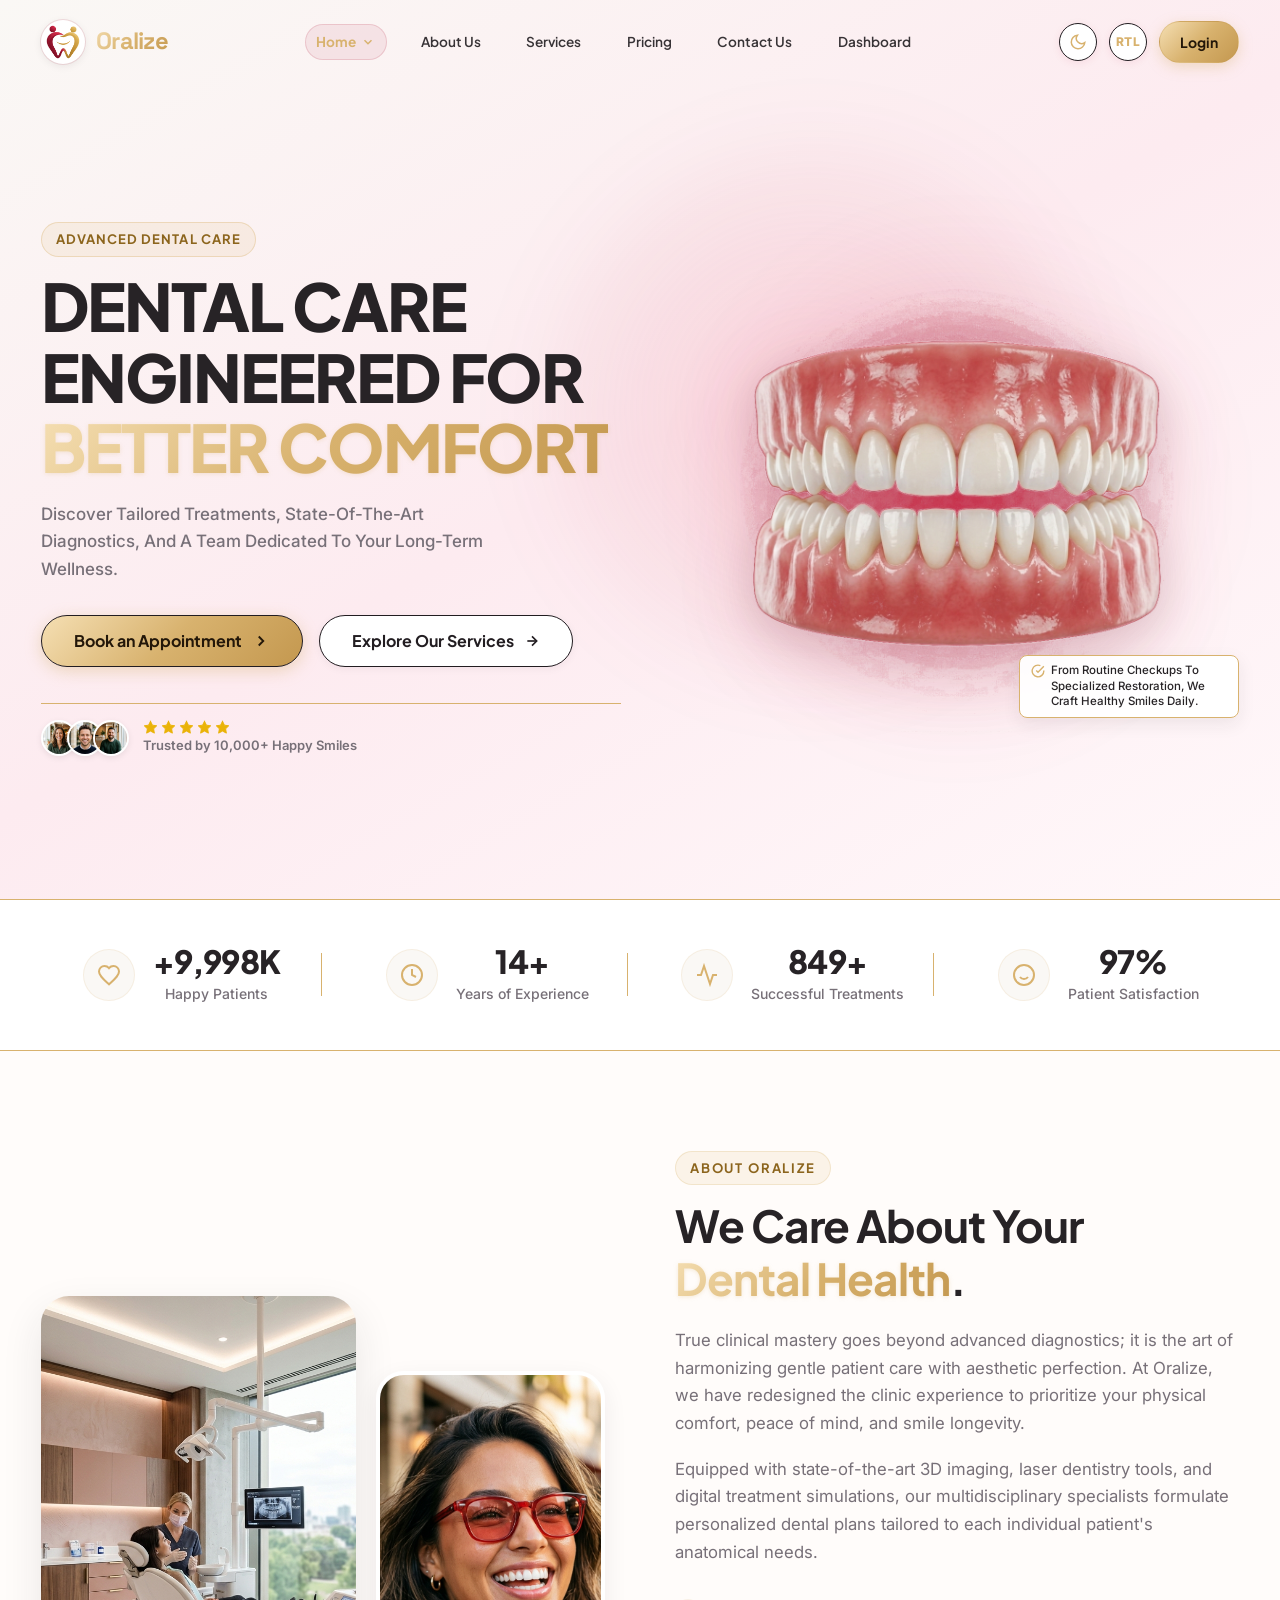
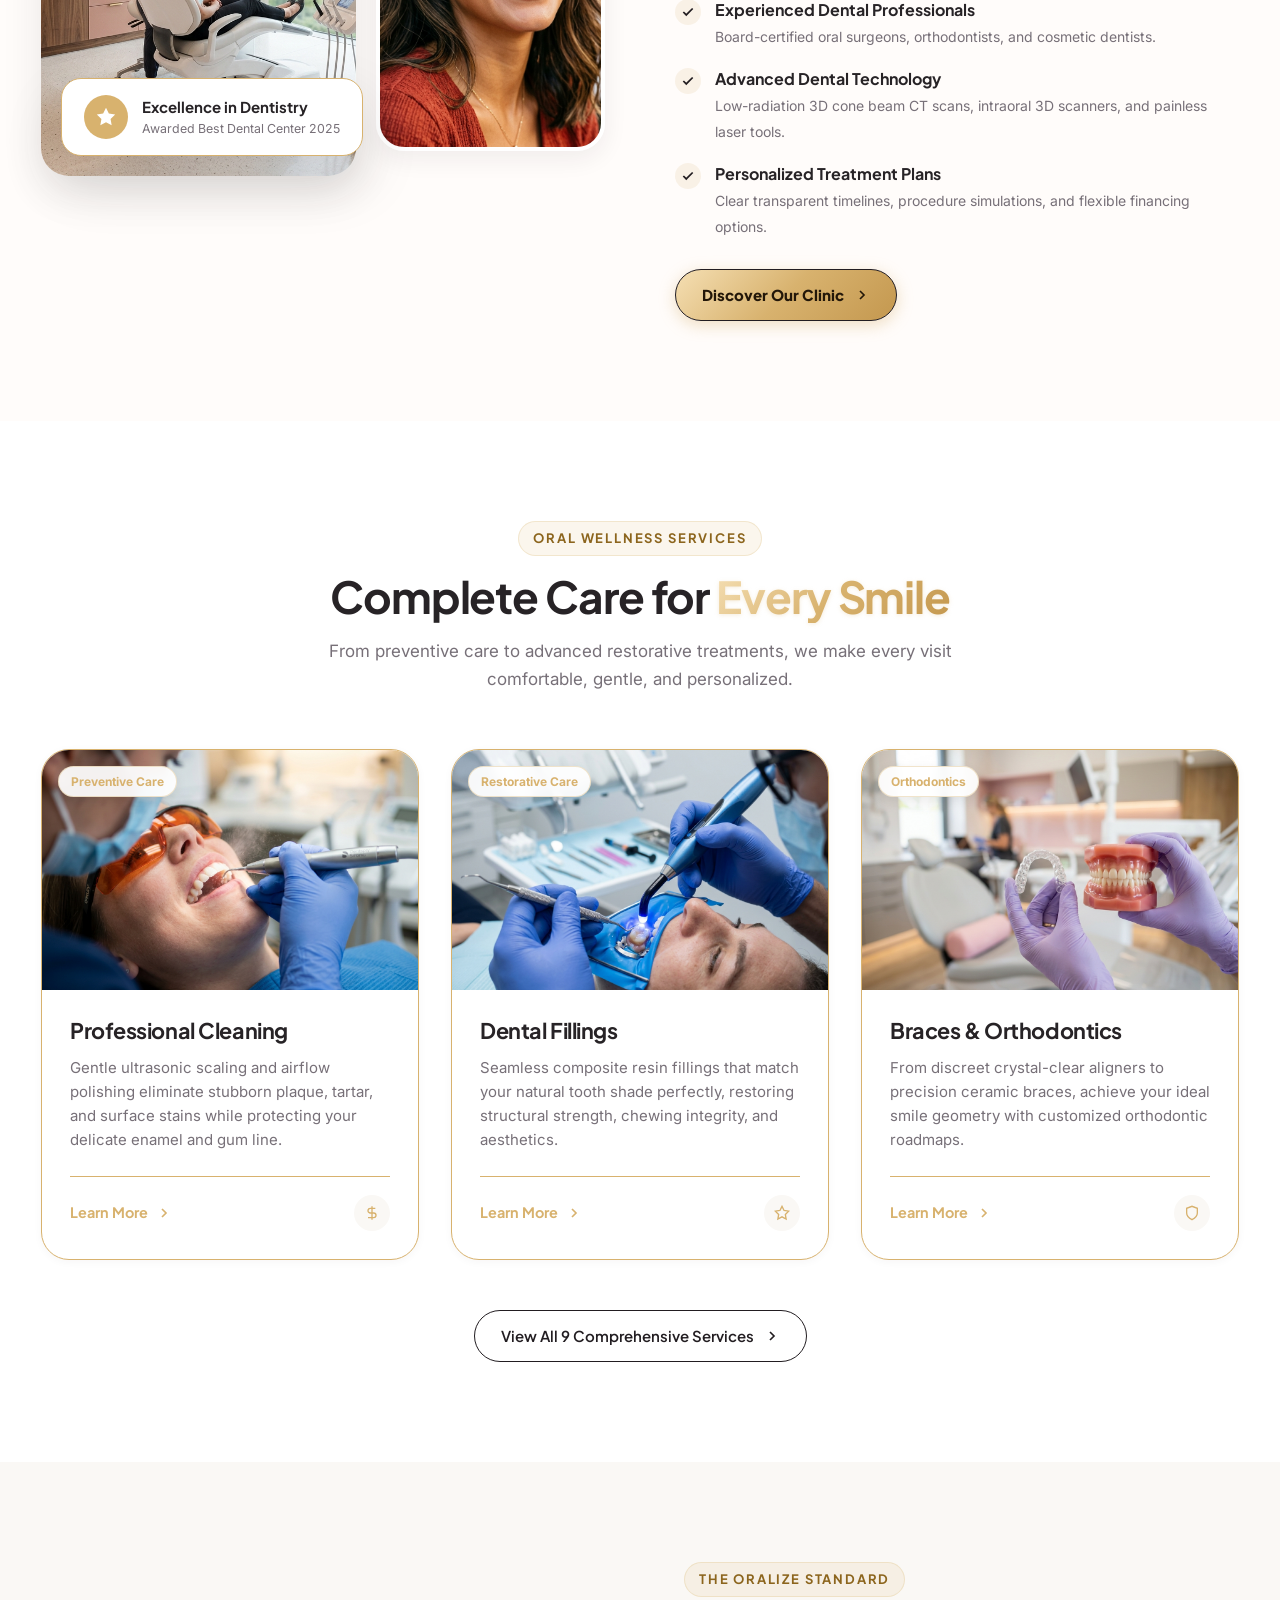
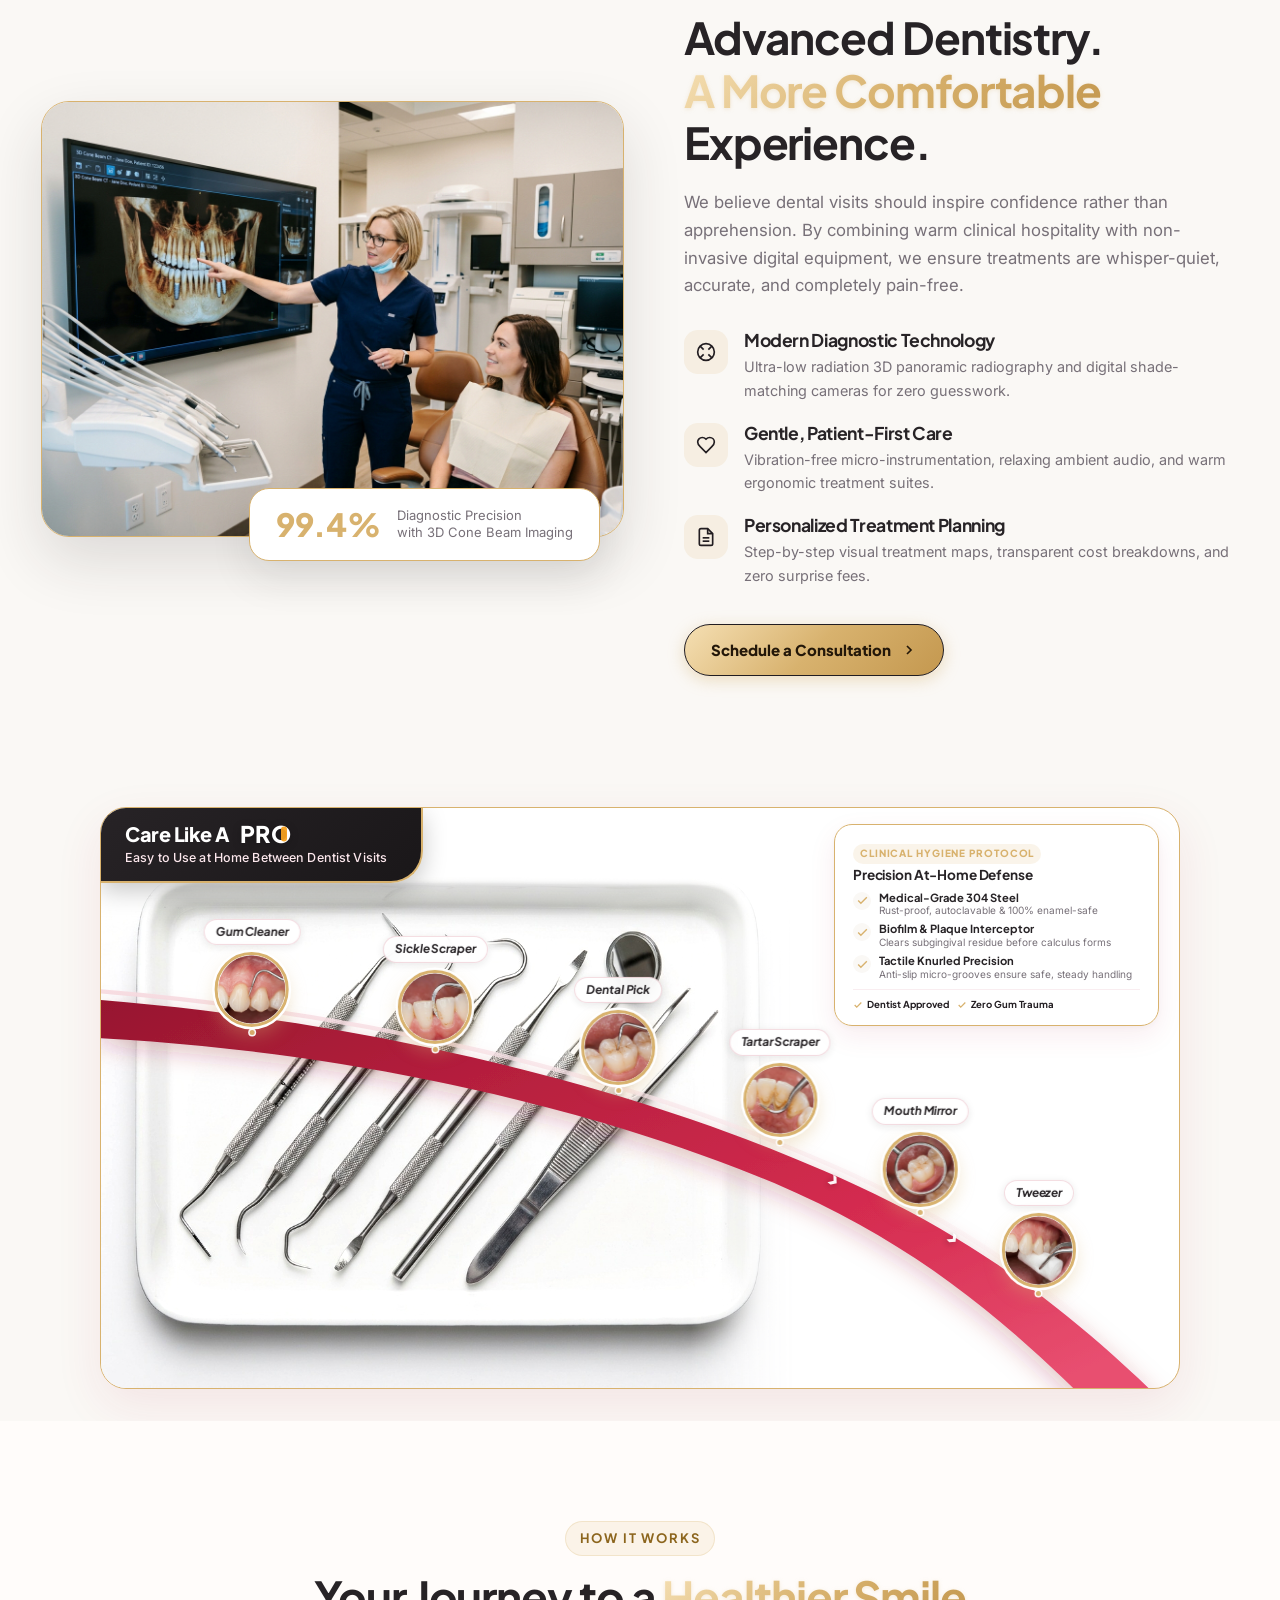
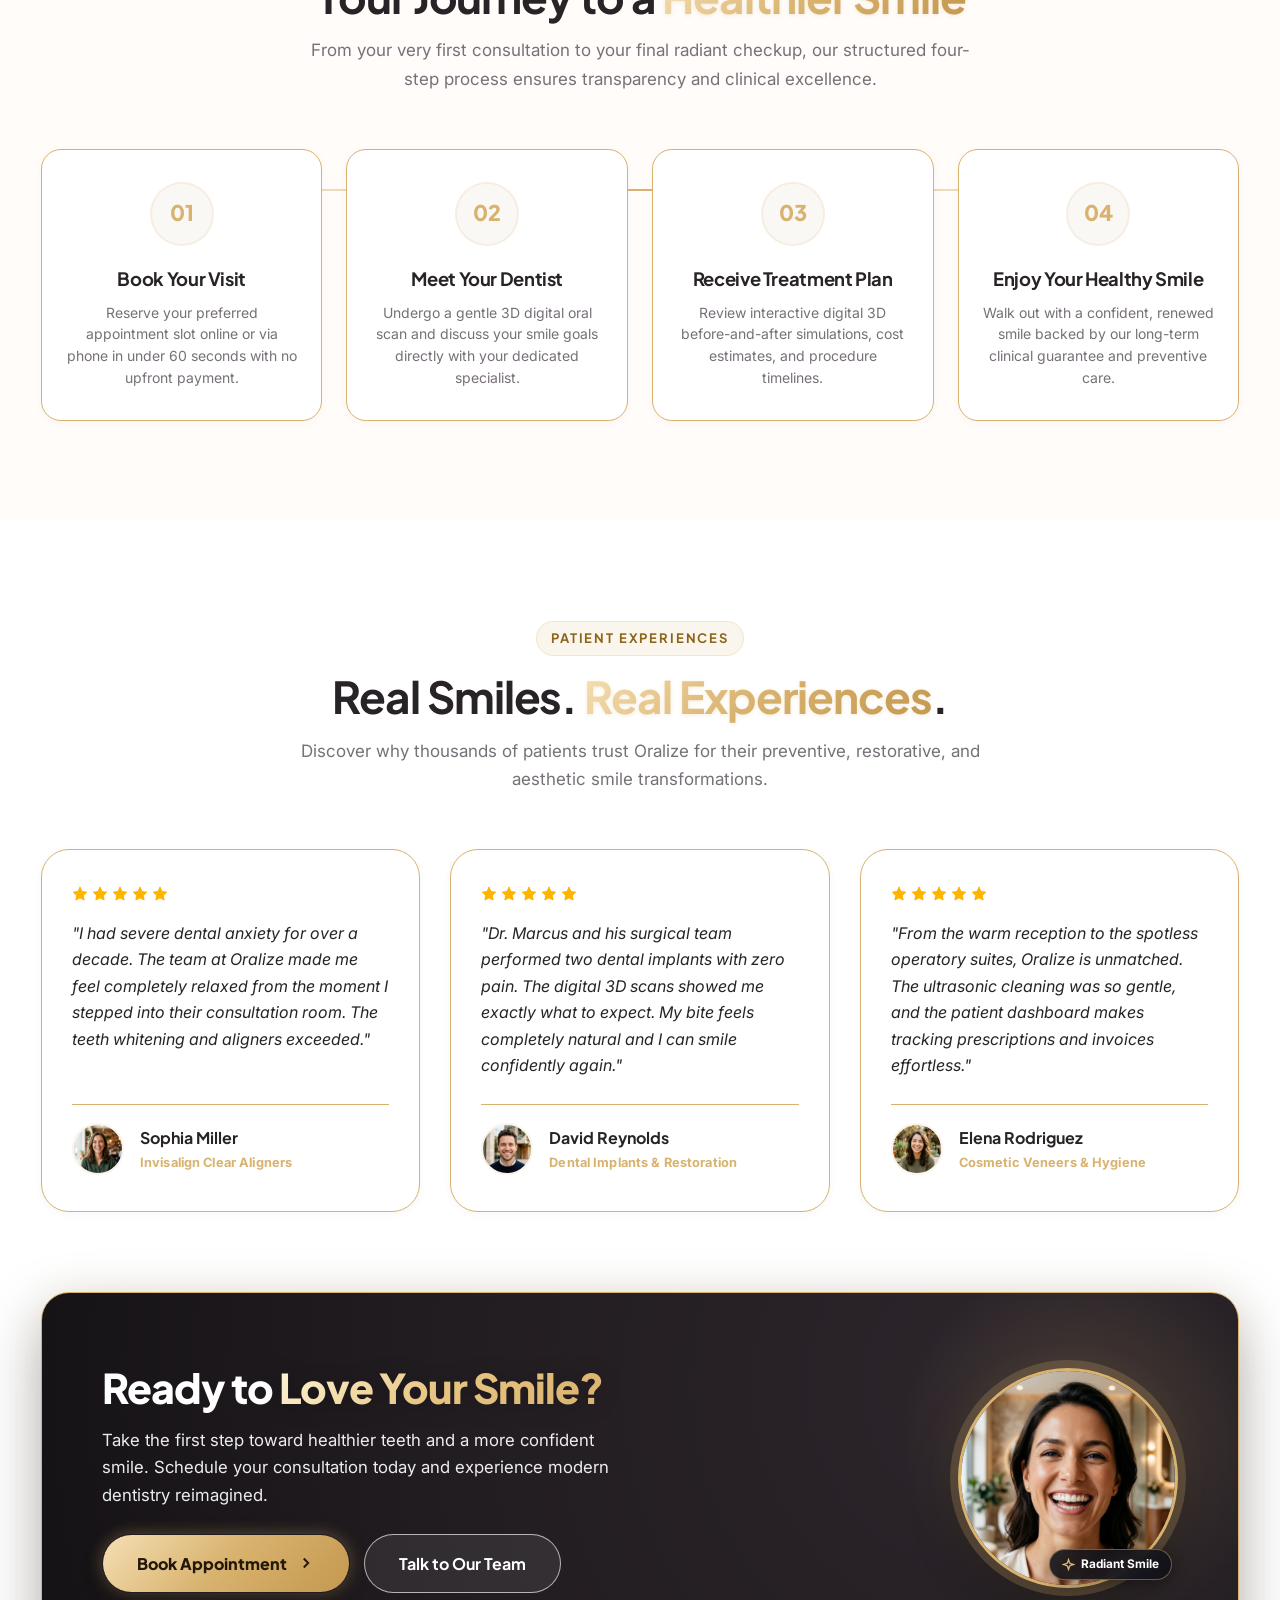
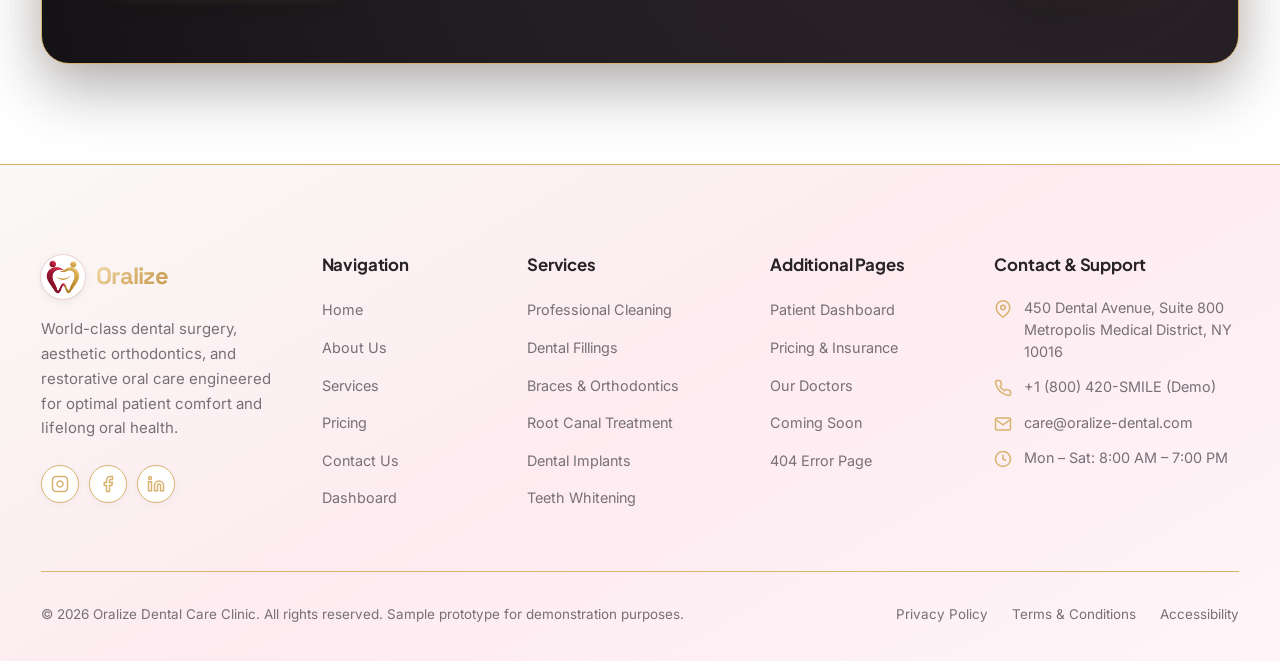
<file: index.html>
<!DOCTYPE html>
<html lang="en" dir="ltr">

<head>
  <meta charset="UTF-8">
  <meta name="viewport" content="width=device-width, initial-scale=1.0">
  <meta name="description"
    content="Oralize is a premier dental clinic and oral care center providing advanced cosmetic dentistry, orthodontic care, painless treatments, and personalized dental wellness.">
  <meta name="keywords"
    content="dental clinic, oral care, cosmetic dentistry, braces, orthodontics, teeth whitening, dental implants">
  <meta name="author" content="Oralize Dental Center">
  <title>Oralize — Premium Dental Clinic & Oral Care Center</title>

  <link rel="icon" type="image/png" href="assets/images/logo.png">

  <link rel="stylesheet" href="index.css">
</head>

<body>
  <header class="site-header hero-overlay" id="site-header">
    <div class="container-wide header-inner">
      <a href="index.html" class="brand-logo" aria-label="Oralize Dental Home">
        <span class="brand-logo-icon">
          <img src="assets/images/logo.png" alt="Oralize Dental Logo" class="brand-logo-img" width="38" height="38">
        </span>
        <span>Oralize</span>
      </a>
      <nav class="nav-menu" id="primary-nav" aria-label="Main Navigation">
        <div class="nav-item nav-item-dropdown">
          <a href="index.html" class="nav-link dropdown-trigger active" aria-haspopup="true" aria-expanded="false">
            <span>Home</span>
            <svg class="dropdown-arrow" viewBox="0 0 24 24" fill="none" stroke="currentColor" stroke-width="2.5">
              <polyline points="6 9 12 15 18 9" />
            </svg>
          </a>
          <div class="dropdown-menu">
            <a href="index.html" class="dropdown-link active">
              <span>Home 1</span>
              <span class="dropdown-tag">Reference</span>
            </a>
            <a href="home2.html" class="dropdown-link">
              <span>Home 2</span>
              <span class="dropdown-tag">Modern</span>
            </a>
          </div>
        </div>

        <div class="nav-item">
          <a href="about.html" class="nav-link">About Us</a>
        </div>

        <div class="nav-item">
          <a href="services.html" class="nav-link">Services</a>
        </div>

        <div class="nav-item">
          <a href="pricing.html" class="nav-link">Pricing</a>
        </div>

        <div class="nav-item">
          <a href="contact.html" class="nav-link">Contact Us</a>
        </div>

        <div class="nav-item">
          <a href="dashboard.html" class="nav-link">Dashboard</a>
        </div>

        <div class="nav-item nav-item-mobile-login">
          <a href="login.html" class="btn btn-primary nav-mobile-login-btn">
            <span>Login</span>
            <svg width="18" height="18" viewBox="0 0 24 24" fill="none" stroke="currentColor" stroke-width="2.2"
              aria-hidden="true">
              <path d="M15 3h4a2 2 0 0 1 2 2v14a2 2 0 0 1-2 2h-4" />
              <polyline points="10 17 15 12 10 7" />
              <line x1="15" y1="12" x2="3" y2="12" />
            </svg>
          </a>
        </div>
      </nav>
      <div class="header-actions">
        <button type="button" class="header-icon-btn theme-toggle" aria-label="Switch Theme" title="Switch Theme">
          <span class="theme-icon">
            <svg width="18" height="18" viewBox="0 0 24 24" fill="none" stroke="currentColor" stroke-width="2">
              <path d="M21 12.79A9 9 0 1 1 11.21 3 7 7 0 0 0 21 12.79z" />
            </svg>
          </span>
        </button>

        <button type="button" class="header-icon-btn rtl-toggle" aria-label="Toggle RTL Direction"
          title="Toggle RTL Direction">
          <span class="rtl-label" style="font-size: 0.75rem; font-weight: 800;">RTL</span>
        </button>

        <a href="login.html" class="btn header-login-btn">
          <span>Login</span>
        </a>
        <button type="button" class="mobile-nav-toggle" aria-label="Toggle Navigation Menu" aria-expanded="false"
          aria-controls="primary-nav">
          <span></span>
          <span></span>
          <span></span>
        </button>
      </div>
    </div>
  </header>

  <main id="main-content">
    <section class="hero-section" aria-label="Dental Clinic Hero Introduction">
      <div class="container-wide">
        <div class="hero-grid">
          <div class="hero-content">
            <div class="eyebrow eyebrow-hero">ADVANCED DENTAL CARE</div>

            <h1 class="hero-title">
              DENTAL CARE<br>
              ENGINEERED FOR<br>
              <span class="highlight-champagne">BETTER COMFORT</span>
            </h1>

            <p class="hero-intro-text">
              Discover Tailored Treatments, State-Of-The-Art Diagnostics, And A Team Dedicated To Your Long-Term
              Wellness.
            </p>

            <div class="hero-actions">
              <button type="button" class="btn btn-primary btn-lg btn-book-appointment"
                data-open-modal="appointment-modal">
                <span>Book an Appointment</span>
                <svg width="18" height="18" viewBox="0 0 24 24" fill="none" stroke="currentColor" stroke-width="2.5">
                  <polyline points="9 18 15 12 9 6" />
                </svg>
              </button>

              <a href="services.html" class="btn btn-outline-white btn-lg">
                <span>Explore Our Services</span>
                <svg width="16" height="16" viewBox="0 0 24 24" fill="none" stroke="currentColor" stroke-width="2.5">
                  <line x1="5" y1="12" x2="19" y2="12" />
                  <polyline points="12 5 19 12 12 19" />
                </svg>
              </a>
            </div>

            <div class="hero-trust-badge">
              <div class="trust-avatars">
                <img src="assets/images/patient_sophia.jpg" alt="Patient Sophia" class="trust-avatar" width="36"
                  height="36">
                <img src="assets/images/patient_david.jpg" alt="Patient David" class="trust-avatar" width="36"
                  height="36">
                <img src="assets/images/patient_liam.jpg" alt="Patient Liam" class="trust-avatar" width="36"
                  height="36">
              </div>
              <div class="trust-info">
                <div class="trust-stars" aria-label="5 stars rating">
                  <svg class="lucide lucide-star" width="15" height="15" viewBox="0 0 24 24" fill="currentColor"
                    stroke="currentColor" stroke-width="1.5" stroke-linecap="round" stroke-linejoin="round"
                    aria-hidden="true">
                    <polygon
                      points="12 2 15.09 8.26 22 9.27 17 14.14 18.18 21.02 12 17.77 5.82 21.02 7 14.14 2 9.27 8.91 8.26 12 2" />
                  </svg>
                  <svg class="lucide lucide-star" width="15" height="15" viewBox="0 0 24 24" fill="currentColor"
                    stroke="currentColor" stroke-width="1.5" stroke-linecap="round" stroke-linejoin="round"
                    aria-hidden="true">
                    <polygon
                      points="12 2 15.09 8.26 22 9.27 17 14.14 18.18 21.02 12 17.77 5.82 21.02 7 14.14 2 9.27 8.91 8.26 12 2" />
                  </svg>
                  <svg class="lucide lucide-star" width="15" height="15" viewBox="0 0 24 24" fill="currentColor"
                    stroke="currentColor" stroke-width="1.5" stroke-linecap="round" stroke-linejoin="round"
                    aria-hidden="true">
                    <polygon
                      points="12 2 15.09 8.26 22 9.27 17 14.14 18.18 21.02 12 17.77 5.82 21.02 7 14.14 2 9.27 8.91 8.26 12 2" />
                  </svg>
                  <svg class="lucide lucide-star" width="15" height="15" viewBox="0 0 24 24" fill="currentColor"
                    stroke="currentColor" stroke-width="1.5" stroke-linecap="round" stroke-linejoin="round"
                    aria-hidden="true">
                    <polygon
                      points="12 2 15.09 8.26 22 9.27 17 14.14 18.18 21.02 12 17.77 5.82 21.02 7 14.14 2 9.27 8.91 8.26 12 2" />
                  </svg>
                  <svg class="lucide lucide-star" width="15" height="15" viewBox="0 0 24 24" fill="currentColor"
                    stroke="currentColor" stroke-width="1.5" stroke-linecap="round" stroke-linejoin="round"
                    aria-hidden="true">
                    <polygon
                      points="12 2 15.09 8.26 22 9.27 17 14.14 18.18 21.02 12 17.77 5.82 21.02 7 14.14 2 9.27 8.91 8.26 12 2" />
                  </svg>
                </div>
                <span class="trust-label">Trusted by 10,000+ Happy Smiles</span>
              </div>
            </div>
          </div>

          <div class="hero-visual-container">
            <div class="hero-visual-glow" aria-hidden="true"></div>
            <img src="assets/images/hero_dental_teeth_transparent.png"
              alt="Anatomical 3D dental teeth and gums model showcasing perfect smile alignment" class="hero-teeth-img"
              loading="eager" fetchpriority="high" width="660" height="580">
            <div class="hero-badge-tag hero-badge-bottom-right">
              <svg width="14" height="14" viewBox="0 0 24 24" fill="none" stroke="currentColor" stroke-width="2.4"
                aria-hidden="true">
                <path d="M22 11.08V12a10 10 0 1 1-5.93-9.14" />
                <polyline points="22 4 12 14.01 9 11.01" />
              </svg>
              <span>From Routine Checkups To Specialized Restoration, We Craft Healthy Smiles Daily.</span>
            </div>
          </div>
        </div>
      </div>
    </section>

    <section class="stats-section" aria-label="Clinic Statistics and Achievements">
      <div class="container">
        <div class="stats-grid">
          <div class="stat-item">
            <div class="stat-icon" aria-hidden="true">
              <svg width="24" height="24" viewBox="0 0 24 24" fill="none" stroke="currentColor" stroke-width="2">
                <path
                  d="M12 21.35l-1.45-1.32C5.4 15.36 2 12.28 2 8.5 2 5.42 4.42 3 7.5 3c1.74 0 3.41.81 4.5 2.09C13.09 3.81 14.76 3 16.5 3 19.58 3 22 5.42 22 8.5c0 3.78-3.4 6.86-8.55 11.54L12 21.35z" />
              </svg>
            </div>
            <div class="stat-content">
              <div class="stat-number" data-count="10000" data-prefix="+" data-suffix="K">+10K</div>
              <div class="stat-label">Happy Patients</div>
            </div>
          </div>

          <div class="stat-item">
            <div class="stat-icon" aria-hidden="true">
              <svg width="24" height="24" viewBox="0 0 24 24" fill="none" stroke="currentColor" stroke-width="2">
                <circle cx="12" cy="12" r="10" />
                <polyline points="12 6 12 12 16 14" />
              </svg>
            </div>
            <div class="stat-content">
              <div class="stat-number" data-count="15" data-suffix="+">15+</div>
              <div class="stat-label">Years of Experience</div>
            </div>
          </div>

          <div class="stat-item">
            <div class="stat-icon" aria-hidden="true">
              <svg width="24" height="24" viewBox="0 0 24 24" fill="none" stroke="currentColor" stroke-width="2">
                <path d="M22 12h-4l-3 9L9 3l-3 9H2" />
              </svg>
            </div>
            <div class="stat-content">
              <div class="stat-number" data-count="850" data-suffix="+">850+</div>
              <div class="stat-label">Successful Treatments</div>
            </div>
          </div>

          <div class="stat-item">
            <div class="stat-icon" aria-hidden="true">
              <svg width="24" height="24" viewBox="0 0 24 24" fill="none" stroke="currentColor" stroke-width="2">
                <circle cx="12" cy="12" r="10" />
                <path d="M8 14s1.5 2 4 2 4-2 4-2" />
                <line x1="9" y1="9" x2="9.01" y2="9" />
                <line x1="15" y1="9" x2="15.01" y2="9" />
              </svg>
            </div>
            <div class="stat-content">
              <div class="stat-number" data-count="98" data-suffix="%">98%</div>
              <div class="stat-label">Patient Satisfaction</div>
            </div>
          </div>
        </div>
      </div>
    </section>

    <section class="section about-section" id="about" aria-labelledby="about-heading">
      <div class="container">
        <div class="about-grid">
          <div class="about-visual-wrap">
            <div class="about-img-main">
              <img src="assets/images/about_clinic_interior.jpg" alt="Modern luxury private dental operatory room"
                loading="lazy" width="480" height="480">
            </div>
            <div class="about-img-secondary">
              <img src="assets/images/about_smile_stylish.jpg" alt="Smiling joyful woman with radiant teeth"
                loading="lazy" width="340" height="380">
            </div>

            <div class="about-floating-badge">
              <div class="floating-badge-icon">
                <svg width="22" height="22" viewBox="0 0 24 24" fill="currentColor">
                  <path
                    d="M12 2l3.09 6.26L22 9.27l-5 4.87 1.18 6.88L12 17.77l-6.18 3.25L7 14.14 2 9.27l6.91-1.01L12 2z" />
                </svg>
              </div>
              <div>
                <div class="floating-badge-title">Excellence in Dentistry</div>
                <div class="floating-badge-desc">Awarded Best Dental Center 2025</div>
              </div>
            </div>
          </div>

          <div class="about-content">
            <div class="eyebrow eyebrow-badge">ABOUT ORALIZE</div>
            <h2 id="about-heading">We Care About Your <span class="highlight-champagne">Dental Health</span>.</h2>
            <p>
              True clinical mastery goes beyond advanced diagnostics; it is the art of harmonizing gentle patient care
              with aesthetic perfection. At Oralize, we have redesigned the clinic experience to prioritize your
              physical comfort, peace of mind, and smile longevity.
            </p>
            <p>
              Equipped with state-of-the-art 3D imaging, laser dentistry tools, and digital treatment simulations, our
              multidisciplinary specialists formulate personalized dental plans tailored to each individual patient's
              anatomical needs.
            </p>

            <div class="about-trust-points">
              <div class="trust-point-item">
                <div class="trust-point-check" aria-hidden="true">
                  <svg width="14" height="14" viewBox="0 0 24 24" fill="none" stroke="currentColor" stroke-width="3">
                    <polyline points="20 6 9 17 4 12" />
                  </svg>
                </div>
                <div class="trust-point-text">
                  <strong>Experienced Dental Professionals</strong>
                  <span>Board-certified oral surgeons, orthodontists, and cosmetic dentists.</span>
                </div>
              </div>

              <div class="trust-point-item">
                <div class="trust-point-check" aria-hidden="true">
                  <svg width="14" height="14" viewBox="0 0 24 24" fill="none" stroke="currentColor" stroke-width="3">
                    <polyline points="20 6 9 17 4 12" />
                  </svg>
                </div>
                <div class="trust-point-text">
                  <strong>Advanced Dental Technology</strong>
                  <span>Low-radiation 3D cone beam CT scans, intraoral 3D scanners, and painless laser tools.</span>
                </div>
              </div>

              <div class="trust-point-item">
                <div class="trust-point-check" aria-hidden="true">
                  <svg width="14" height="14" viewBox="0 0 24 24" fill="none" stroke="currentColor" stroke-width="3">
                    <polyline points="20 6 9 17 4 12" />
                  </svg>
                </div>
                <div class="trust-point-text">
                  <strong>Personalized Treatment Plans</strong>
                  <span>Clear transparent timelines, procedure simulations, and flexible financing options.</span>
                </div>
              </div>
            </div>

            <a href="about.html" class="btn btn-primary">
              <span>Discover Our Clinic</span>
              <svg width="16" height="16" viewBox="0 0 24 24" fill="none" stroke="currentColor" stroke-width="2.5">
                <polyline points="9 18 15 12 9 6" />
              </svg>
            </a>
          </div>
        </div>
      </div>
    </section>

    <section class="section services-section" id="services" aria-labelledby="services-heading">
      <div class="container">
        <div class="section-header">
          <div class="eyebrow eyebrow-badge">ORAL WELLNESS SERVICES</div>
          <h2 id="services-heading">Complete Care for <span class="highlight-champagne">Every Smile</span></h2>
          <p>
            From preventive care to advanced restorative treatments, we make every visit comfortable, gentle, and
            personalized.
          </p>
        </div>

        <div class="services-grid-3">
          <article class="service-card">
            <div class="service-img-wrap">
              <img src="assets/images/service_cleaning.jpg"
                alt="Dental specialist performing gentle ultrasonic tooth cleaning" loading="lazy" width="400"
                height="240">
              <span class="service-category-tag">Preventive Care</span>
            </div>
            <div class="service-card-body">
              <h3>Professional Cleaning</h3>
              <p>
                Gentle ultrasonic scaling and airflow polishing eliminate stubborn plaque, tartar, and surface stains
                while protecting your delicate enamel and gum line.
              </p>
              <div class="service-card-footer">
                <a href="services.html#cleaning" class="service-learn-more"
                  aria-label="Learn more about Professional Cleaning">
                  <span>Learn More</span>
                  <svg width="16" height="16" viewBox="0 0 24 24" fill="none" stroke="currentColor" stroke-width="2.5">
                    <polyline points="9 18 15 12 9 6" />
                  </svg>
                </a>
                <span class="service-icon-circle" aria-hidden="true">
                  <svg width="16" height="16" viewBox="0 0 24 24" fill="none" stroke="currentColor" stroke-width="2">
                    <path d="M12 2v20M17 5H9.5a3.5 3.5 0 0 0 0 7h5a3.5 3.5 0 0 1 0 7H6" />
                  </svg>
                </span>
              </div>
            </div>
          </article>

          <article class="service-card">
            <div class="service-img-wrap">
              <img src="assets/images/service_fillings.jpg"
                alt="Dentist placing tooth-colored aesthetic resin dental filling" loading="lazy" width="400"
                height="240">
              <span class="service-category-tag">Restorative Care</span>
            </div>
            <div class="service-card-body">
              <h3>Dental Fillings</h3>
              <p>
                Seamless composite resin fillings that match your natural tooth shade perfectly, restoring structural
                strength, chewing integrity, and aesthetics.
              </p>
              <div class="service-card-footer">
                <a href="services.html#fillings" class="service-learn-more"
                  aria-label="Learn more about Dental Fillings">
                  <span>Learn More</span>
                  <svg width="16" height="16" viewBox="0 0 24 24" fill="none" stroke="currentColor" stroke-width="2.5">
                    <polyline points="9 18 15 12 9 6" />
                  </svg>
                </a>
                <span class="service-icon-circle" aria-hidden="true">
                  <svg width="16" height="16" viewBox="0 0 24 24" fill="none" stroke="currentColor" stroke-width="2">
                    <polygon
                      points="12 2 15.09 8.26 22 9.27 17 14.14 18.18 21.02 12 17.77 5.82 21.02 7 14.14 2 9.27 8.91 8.26 12 2" />
                  </svg>
                </span>
              </div>
            </div>
          </article>

          <article class="service-card">
            <div class="service-img-wrap">
              <img src="assets/images/service_orthodontics.jpg"
                alt="Clear aligners and orthodontic teeth alignment model" loading="lazy" width="400" height="240">
              <span class="service-category-tag">Orthodontics</span>
            </div>
            <div class="service-card-body">
              <h3>Braces & Orthodontics</h3>
              <p>
                From discreet crystal-clear aligners to precision ceramic braces, achieve your ideal smile geometry with
                customized orthodontic roadmaps.
              </p>
              <div class="service-card-footer">
                <a href="services.html#orthodontics" class="service-learn-more"
                  aria-label="Learn more about Braces and Orthodontics">
                  <span>Learn More</span>
                  <svg width="16" height="16" viewBox="0 0 24 24" fill="none" stroke="currentColor" stroke-width="2.5">
                    <polyline points="9 18 15 12 9 6" />
                  </svg>
                </a>
                <span class="service-icon-circle" aria-hidden="true">
                  <svg width="16" height="16" viewBox="0 0 24 24" fill="none" stroke="currentColor" stroke-width="2">
                    <path d="M12 22s8-4 8-10V5l-8-3-8 3v7c0 6 8 10 8 10z" />
                  </svg>
                </span>
              </div>
            </div>
          </article>
        </div>

        <div style="text-align: center; margin-top: 50px;">
          <a href="services.html" class="btn btn-outline">
            <span>View All 9 Comprehensive Services</span>
            <svg width="16" height="16" viewBox="0 0 24 24" fill="none" stroke="currentColor" stroke-width="2.5">
              <polyline points="9 18 15 12 9 6" />
            </svg>
          </a>
        </div>
      </div>
    </section>

    <section class="section feature-section" aria-labelledby="feature-heading">
      <div class="container">
        <div class="feature-grid">
          <div class="feature-visual-wrap">
            <div class="feature-img-card">
              <img src="assets/images/feature_dentist_tech.jpg"
                alt="Dentist examining 3D dental diagnostics CT scan with patient" loading="lazy" width="560"
                height="420">
            </div>
            <div class="feature-floating-stat">
              <div class="feature-stat-num">99.4%</div>
              <div class="feature-stat-txt">Diagnostic Precision<br>with 3D Cone Beam Imaging</div>
            </div>
          </div>

          <div class="feature-content">
            <div class="eyebrow eyebrow-badge">THE ORALIZE STANDARD</div>
            <h2 id="feature-heading">Advanced Dentistry. <span class="highlight-champagne">A More Comfortable</span>
              Experience.</h2>
            <p>
              We believe dental visits should inspire confidence rather than apprehension. By combining warm clinical
              hospitality with non-invasive digital equipment, we ensure treatments are whisper-quiet, accurate, and
              completely pain-free.
            </p>

            <div class="feature-benefits-list">
              <div class="feature-benefit-item">
                <div class="benefit-icon-box" aria-hidden="true">
                  <svg width="20" height="20" viewBox="0 0 24 24" fill="none" stroke="currentColor" stroke-width="2">
                    <circle cx="12" cy="12" r="10" />
                    <path d="m4.93 4.93 4.24 4.24" />
                    <path d="m14.83 9.17 4.24-4.24" />
                    <path d="m14.83 14.83 4.24 4.24" />
                    <path d="m9.17 14.83-4.24 4.24" />
                  </svg>
                </div>
                <div class="benefit-text-wrap">
                  <h4>Modern Diagnostic Technology</h4>
                  <p>Ultra-low radiation 3D panoramic radiography and digital shade-matching cameras for zero guesswork.
                  </p>
                </div>
              </div>

              <div class="feature-benefit-item">
                <div class="benefit-icon-box" aria-hidden="true">
                  <svg width="20" height="20" viewBox="0 0 24 24" fill="none" stroke="currentColor" stroke-width="2">
                    <path
                      d="M19 14c1.49-1.46 3-3.21 3-5.5A5.5 5.5 0 0 0 16.5 3c-1.76 0-3 .5-4.5 2-1.5-1.5-2.74-2-4.5-2A5.5 5.5 0 0 0 2 8.5c0 2.3 1.5 4.05 3 5.5l7 7Z" />
                  </svg>
                </div>
                <div class="benefit-text-wrap">
                  <h4>Gentle, Patient-First Care</h4>
                  <p>Vibration-free micro-instrumentation, relaxing ambient audio, and warm ergonomic treatment suites.
                  </p>
                </div>
              </div>

              <div class="feature-benefit-item">
                <div class="benefit-icon-box" aria-hidden="true">
                  <svg width="20" height="20" viewBox="0 0 24 24" fill="none" stroke="currentColor" stroke-width="2">
                    <path d="M14 2H6a2 2 0 0 0-2 2v16a2 2 0 0 0 2 2h12a2 2 0 0 0 2-2V8z" />
                    <polyline points="14 2 14 8 20 8" />
                    <line x1="16" y1="13" x2="8" y2="13" />
                    <line x1="16" y1="17" x2="8" y2="17" />
                  </svg>
                </div>
                <div class="benefit-text-wrap">
                  <h4>Personalized Treatment Planning</h4>
                  <p>Step-by-step visual treatment maps, transparent cost breakdowns, and zero surprise fees.</p>
                </div>
              </div>
            </div>

            <button type="button" class="btn btn-primary btn-book-appointment" data-open-modal="appointment-modal">
              <span>Schedule a Consultation</span>
              <svg width="16" height="16" viewBox="0 0 24 24" fill="none" stroke="currentColor" stroke-width="2.5">
                <polyline points="9 18 15 12 9 6" />
              </svg>
            </button>
          </div>
        </div>
      </div>
    </section>

    <section class="section instruments-showcase-section" id="instruments-showcase" aria-labelledby="showcase-heading">
      <div class="container">
        <div class="instruments-showcase-card">
          <div class="instruments-stage-arena">

            <div class="care-pro-banner" id="showcase-heading">
              <div class="care-pro-heading">
                <span class="care-pro-lead">Care Like A</span>
                <span class="care-pro-badge">PRO</span>
              </div>
              <p class="care-pro-subtext">Easy to Use at Home Between Dentist Visits</p>
            </div>

            <div class="instruments-feature-card">
              <div class="feature-card-header">
                <span class="feature-card-badge">CLINICAL HYGIENE PROTOCOL</span>
                <h3 class="feature-card-title">Precision At-Home Defense</h3>
              </div>

              <div class="feature-card-list">
                <div class="feature-card-item">
                  <div class="feature-item-icon" aria-hidden="true">
                    <svg width="13" height="13" viewBox="0 0 24 24" fill="none" stroke="currentColor"
                      stroke-width="2.5">
                      <polyline points="20 6 9 17 4 12" />
                    </svg>
                  </div>
                  <div class="feature-item-text">
                    <strong>Medical-Grade 304 Steel</strong>
                    <span>Rust-proof, autoclavable & 100% enamel-safe</span>
                  </div>
                </div>

                <div class="feature-card-item">
                  <div class="feature-item-icon" aria-hidden="true">
                    <svg width="13" height="13" viewBox="0 0 24 24" fill="none" stroke="currentColor"
                      stroke-width="2.5">
                      <polyline points="20 6 9 17 4 12" />
                    </svg>
                  </div>
                  <div class="feature-item-text">
                    <strong>Biofilm & Plaque Interceptor</strong>
                    <span>Clears subgingival residue before calculus forms</span>
                  </div>
                </div>

                <div class="feature-card-item">
                  <div class="feature-item-icon" aria-hidden="true">
                    <svg width="13" height="13" viewBox="0 0 24 24" fill="none" stroke="currentColor"
                      stroke-width="2.5">
                      <polyline points="20 6 9 17 4 12" />
                    </svg>
                  </div>
                  <div class="feature-item-text">
                    <strong>Tactile Knurled Precision</strong>
                    <span>Anti-slip micro-grooves ensure safe, steady handling</span>
                  </div>
                </div>
              </div>

              <div class="feature-card-footer">
                <span class="feature-tag">
                  <svg width="10" height="10" viewBox="0 0 24 24" fill="none" stroke="currentColor" stroke-width="3">
                    <polyline points="20 6 9 17 4 12" />
                  </svg>
                  Dentist Approved
                </span>
                <span class="feature-tag">
                  <svg width="10" height="10" viewBox="0 0 24 24" fill="none" stroke="currentColor" stroke-width="3">
                    <polyline points="20 6 9 17 4 12" />
                  </svg>
                  Zero Gum Trauma
                </span>
              </div>
            </div>

            <div class="instruments-tray-layer">
              <img src="assets/images/showcase/home1_instruments_tray_tight_blend.png"
                alt="Precision clinical stainless steel dental instrument set resting on sterile tray"
                class="instruments-tray-image" loading="lazy" />
            </div>

            <div class="curved-ribbon-layer" aria-hidden="true">
              <svg class="curved-ribbon-svg" viewBox="0 0 1000 680" preserveAspectRatio="none">
                <defs>
                  <linearGradient id="oralizeRibbonGrad" x1="0%" y1="0%" x2="100%" y2="85%">
                    <stop offset="0%" stop-color="#97172F" />
                    <stop offset="30%" stop-color="#B51F3D" />
                    <stop offset="70%" stop-color="#D62D51" />
                    <stop offset="100%" stop-color="#E84F70" />
                  </linearGradient>
                  <linearGradient id="oralizeRibbonEdge" x1="0%" y1="0%" x2="100%" y2="100%">
                    <stop offset="0%" stop-color="rgba(248, 221, 227, 0.95)" />
                    <stop offset="100%" stop-color="rgba(255, 255, 255, 0.4)" />
                  </linearGradient>
                  <filter id="ribbonDropShadow" x="-10%" y="-10%" width="125%" height="135%">
                    <feDropShadow dx="0" dy="10" stdDeviation="14" flood-color="#97172F" flood-opacity="0.28" />
                  </filter>
                </defs>

                <path d="M 0,215 C 240,240 480,310 670,415 C 800,485 890,570 980,680" fill="none"
                  stroke="url(#oralizeRibbonEdge)" stroke-width="5" stroke-linecap="round" />

                <path
                  d="M 0,225 C 240,250 480,320 670,425 C 800,495 890,580 980,690 L 910,690 C 825,585 745,505 625,440 C 445,345 220,285 0,270 Z"
                  fill="url(#oralizeRibbonGrad)" filter="url(#ribbonDropShadow)" />
              </svg>

              <div class="ribbon-arrow-markers">
                <span class="ribbon-arrow-mark" style="--rx: 68%; --ry: 64%; --rrot: 38deg;">›</span>
                <span class="ribbon-arrow-mark" style="--rx: 79%; --ry: 74%; --rrot: 46deg;">›</span>
              </div>
            </div>

            <div class="tool-callouts-layer">

              <div class="tool-callout-item tool-1" style="--item-left: 14%; --item-top: 29%;">
                <span class="tool-title-label">Gum Cleaner</span>
                <div class="tool-bubble-wrapper">
                  <div class="tool-bubble-ring">
                    <img src="assets/images/showcase/gum_cleaner.png" alt="Gum Cleaner in action"
                      class="tool-bubble-pic" />
                  </div>
                  <span class="tool-pointer-dot" aria-hidden="true"></span>
                </div>
              </div>

              <div class="tool-callout-item tool-2" style="--item-left: 31%; --item-top: 32%;">
                <span class="tool-title-label">Sickle Scraper</span>
                <div class="tool-bubble-wrapper">
                  <div class="tool-bubble-ring">
                    <img src="assets/images/showcase/sickle_scraper.png" alt="Sickle Scraper in action"
                      class="tool-bubble-pic" />
                  </div>
                  <span class="tool-pointer-dot" aria-hidden="true"></span>
                </div>
              </div>

              <div class="tool-callout-item tool-3" style="--item-left: 48%; --item-top: 39%;">
                <span class="tool-title-label">Dental Pick</span>
                <div class="tool-bubble-wrapper">
                  <div class="tool-bubble-ring">
                    <img src="assets/images/showcase/dental_pick.png" alt="Dental Pick in action"
                      class="tool-bubble-pic" />
                  </div>
                  <span class="tool-pointer-dot" aria-hidden="true"></span>
                </div>
              </div>

              <div class="tool-callout-item tool-4" style="--item-left: 63%; --item-top: 48%;">
                <span class="tool-title-label">Tartar Scraper</span>
                <div class="tool-bubble-wrapper">
                  <div class="tool-bubble-ring">
                    <img src="assets/images/showcase/tartar_scraper.png" alt="Tartar Scraper in action"
                      class="tool-bubble-pic" />
                  </div>
                  <span class="tool-pointer-dot" aria-hidden="true"></span>
                </div>
              </div>

              <div class="tool-callout-item tool-5" style="--item-left: 76%; --item-top: 60%;">
                <span class="tool-title-label">Mouth Mirror</span>
                <div class="tool-bubble-wrapper">
                  <div class="tool-bubble-ring">
                    <img src="assets/images/showcase/mouth_mirror.png" alt="Mouth Mirror in action"
                      class="tool-bubble-pic" />
                  </div>
                  <span class="tool-pointer-dot" aria-hidden="true"></span>
                </div>
              </div>

              <div class="tool-callout-item tool-6" style="--item-left: 87%; --item-top: 74%;">
                <span class="tool-title-label">Tweezer</span>
                <div class="tool-bubble-wrapper">
                  <div class="tool-bubble-ring">
                    <img src="assets/images/showcase/tweezer.png" alt="Tweezer in action" class="tool-bubble-pic" />
                  </div>
                  <span class="tool-pointer-dot" aria-hidden="true"></span>
                </div>
              </div>

            </div>

          </div>

        </div>
      </div>
    </section>

    <section class="section process-section" aria-labelledby="process-heading">
      <div class="container">
        <div class="section-header">
          <div class="eyebrow eyebrow-badge">HOW IT WORKS</div>
          <h2 id="process-heading">Your Journey to a <span class="highlight-champagne">Healthier Smile</span></h2>
          <p>
            From your very first consultation to your final radiant checkup, our structured four-step process ensures
            transparency and clinical excellence.
          </p>
        </div>

        <div class="process-timeline-wrap">
          <div class="process-track-line" aria-hidden="true"></div>

          <div class="process-steps-grid">
            <div class="process-step-card">
              <div class="process-step-number">01</div>
              <h3>Book Your Visit</h3>
              <p>Reserve your preferred appointment slot online or via phone in under 60 seconds with no upfront
                payment.</p>
            </div>

            <div class="process-step-card">
              <div class="process-step-number">02</div>
              <h3>Meet Your Dentist</h3>
              <p>Undergo a gentle 3D digital oral scan and discuss your smile goals directly with your dedicated
                specialist.</p>
            </div>

            <div class="process-step-card">
              <div class="process-step-number">03</div>
              <h3>Receive Treatment Plan</h3>
              <p>Review interactive digital 3D before-and-after simulations, cost estimates, and procedure timelines.
              </p>
            </div>

            <div class="process-step-card">
              <div class="process-step-number">04</div>
              <h3>Enjoy Your Healthy Smile</h3>
              <p>Walk out with a confident, renewed smile backed by our long-term clinical guarantee and preventive
                care.</p>
            </div>
          </div>
        </div>
      </div>
    </section>

    <section class="section testimonials-section" aria-labelledby="testimonials-heading">
      <div class="container">
        <div class="section-header">
          <div class="eyebrow eyebrow-badge">PATIENT EXPERIENCES</div>
          <h2 id="testimonials-heading">Real Smiles. <span class="highlight-champagne">Real Experiences</span>.</h2>
          <p>
            Discover why thousands of patients trust Oralize for their preventive, restorative, and aesthetic smile
            transformations.
          </p>
        </div>

        <div class="testimonials-grid">
          <article class="testimonial-card">
            <div class="testimonial-rating" aria-label="5 out of 5 stars">
              <svg class="lucide lucide-star" width="16" height="16" viewBox="0 0 24 24" fill="currentColor"
                stroke="currentColor" stroke-width="1.5" stroke-linecap="round" stroke-linejoin="round"
                aria-hidden="true">
                <polygon
                  points="12 2 15.09 8.26 22 9.27 17 14.14 18.18 21.02 12 17.77 5.82 21.02 7 14.14 2 9.27 8.91 8.26 12 2" />
              </svg>
              <svg class="lucide lucide-star" width="16" height="16" viewBox="0 0 24 24" fill="currentColor"
                stroke="currentColor" stroke-width="1.5" stroke-linecap="round" stroke-linejoin="round"
                aria-hidden="true">
                <polygon
                  points="12 2 15.09 8.26 22 9.27 17 14.14 18.18 21.02 12 17.77 5.82 21.02 7 14.14 2 9.27 8.91 8.26 12 2" />
              </svg>
              <svg class="lucide lucide-star" width="16" height="16" viewBox="0 0 24 24" fill="currentColor"
                stroke="currentColor" stroke-width="1.5" stroke-linecap="round" stroke-linejoin="round"
                aria-hidden="true">
                <polygon
                  points="12 2 15.09 8.26 22 9.27 17 14.14 18.18 21.02 12 17.77 5.82 21.02 7 14.14 2 9.27 8.91 8.26 12 2" />
              </svg>
              <svg class="lucide lucide-star" width="16" height="16" viewBox="0 0 24 24" fill="currentColor"
                stroke="currentColor" stroke-width="1.5" stroke-linecap="round" stroke-linejoin="round"
                aria-hidden="true">
                <polygon
                  points="12 2 15.09 8.26 22 9.27 17 14.14 18.18 21.02 12 17.77 5.82 21.02 7 14.14 2 9.27 8.91 8.26 12 2" />
              </svg>
              <svg class="lucide lucide-star" width="16" height="16" viewBox="0 0 24 24" fill="currentColor"
                stroke="currentColor" stroke-width="1.5" stroke-linecap="round" stroke-linejoin="round"
                aria-hidden="true">
                <polygon
                  points="12 2 15.09 8.26 22 9.27 17 14.14 18.18 21.02 12 17.77 5.82 21.02 7 14.14 2 9.27 8.91 8.26 12 2" />
              </svg>
            </div>
            <p class="testimonial-quote">
              "I had severe dental anxiety for over a decade. The team at Oralize made me feel completely relaxed from
              the moment I stepped into their consultation room. The teeth whitening and aligners exceeded."
            </p>
            <div class="testimonial-author-wrap">
              <img src="assets/images/patient_sophia.jpg" alt="Sophia Miller" class="testimonial-avatar" loading="lazy"
                width="52" height="52">
              <div>
                <div class="testimonial-author-name">Sophia Miller</div>
                <div class="testimonial-treatment-tag">Invisalign Clear Aligners</div>
              </div>
            </div>
          </article>

          <article class="testimonial-card">
            <div class="testimonial-rating" aria-label="5 out of 5 stars">
              <svg class="lucide lucide-star" width="16" height="16" viewBox="0 0 24 24" fill="currentColor"
                stroke="currentColor" stroke-width="1.5" stroke-linecap="round" stroke-linejoin="round"
                aria-hidden="true">
                <polygon
                  points="12 2 15.09 8.26 22 9.27 17 14.14 18.18 21.02 12 17.77 5.82 21.02 7 14.14 2 9.27 8.91 8.26 12 2" />
              </svg>
              <svg class="lucide lucide-star" width="16" height="16" viewBox="0 0 24 24" fill="currentColor"
                stroke="currentColor" stroke-width="1.5" stroke-linecap="round" stroke-linejoin="round"
                aria-hidden="true">
                <polygon
                  points="12 2 15.09 8.26 22 9.27 17 14.14 18.18 21.02 12 17.77 5.82 21.02 7 14.14 2 9.27 8.91 8.26 12 2" />
              </svg>
              <svg class="lucide lucide-star" width="16" height="16" viewBox="0 0 24 24" fill="currentColor"
                stroke="currentColor" stroke-width="1.5" stroke-linecap="round" stroke-linejoin="round"
                aria-hidden="true">
                <polygon
                  points="12 2 15.09 8.26 22 9.27 17 14.14 18.18 21.02 12 17.77 5.82 21.02 7 14.14 2 9.27 8.91 8.26 12 2" />
              </svg>
              <svg class="lucide lucide-star" width="16" height="16" viewBox="0 0 24 24" fill="currentColor"
                stroke="currentColor" stroke-width="1.5" stroke-linecap="round" stroke-linejoin="round"
                aria-hidden="true">
                <polygon
                  points="12 2 15.09 8.26 22 9.27 17 14.14 18.18 21.02 12 17.77 5.82 21.02 7 14.14 2 9.27 8.91 8.26 12 2" />
              </svg>
              <svg class="lucide lucide-star" width="16" height="16" viewBox="0 0 24 24" fill="currentColor"
                stroke="currentColor" stroke-width="1.5" stroke-linecap="round" stroke-linejoin="round"
                aria-hidden="true">
                <polygon
                  points="12 2 15.09 8.26 22 9.27 17 14.14 18.18 21.02 12 17.77 5.82 21.02 7 14.14 2 9.27 8.91 8.26 12 2" />
              </svg>
            </div>
            <p class="testimonial-quote">
              "Dr. Marcus and his surgical team performed two dental implants with zero pain. The digital 3D scans
              showed me exactly what to expect. My bite feels completely natural and I can smile confidently again."
            </p>
            <div class="testimonial-author-wrap">
              <img src="assets/images/patient_david.jpg" alt="David Reynolds" class="testimonial-avatar" loading="lazy"
                width="52" height="52">
              <div>
                <div class="testimonial-author-name">David Reynolds</div>
                <div class="testimonial-treatment-tag">Dental Implants & Restoration</div>
              </div>
            </div>
          </article>

          <article class="testimonial-card">
            <div class="testimonial-rating" aria-label="5 out of 5 stars">
              <svg class="lucide lucide-star" width="16" height="16" viewBox="0 0 24 24" fill="currentColor"
                stroke="currentColor" stroke-width="1.5" stroke-linecap="round" stroke-linejoin="round"
                aria-hidden="true">
                <polygon
                  points="12 2 15.09 8.26 22 9.27 17 14.14 18.18 21.02 12 17.77 5.82 21.02 7 14.14 2 9.27 8.91 8.26 12 2" />
              </svg>
              <svg class="lucide lucide-star" width="16" height="16" viewBox="0 0 24 24" fill="currentColor"
                stroke="currentColor" stroke-width="1.5" stroke-linecap="round" stroke-linejoin="round"
                aria-hidden="true">
                <polygon
                  points="12 2 15.09 8.26 22 9.27 17 14.14 18.18 21.02 12 17.77 5.82 21.02 7 14.14 2 9.27 8.91 8.26 12 2" />
              </svg>
              <svg class="lucide lucide-star" width="16" height="16" viewBox="0 0 24 24" fill="currentColor"
                stroke="currentColor" stroke-width="1.5" stroke-linecap="round" stroke-linejoin="round"
                aria-hidden="true">
                <polygon
                  points="12 2 15.09 8.26 22 9.27 17 14.14 18.18 21.02 12 17.77 5.82 21.02 7 14.14 2 9.27 8.91 8.26 12 2" />
              </svg>
              <svg class="lucide lucide-star" width="16" height="16" viewBox="0 0 24 24" fill="currentColor"
                stroke="currentColor" stroke-width="1.5" stroke-linecap="round" stroke-linejoin="round"
                aria-hidden="true">
                <polygon
                  points="12 2 15.09 8.26 22 9.27 17 14.14 18.18 21.02 12 17.77 5.82 21.02 7 14.14 2 9.27 8.91 8.26 12 2" />
              </svg>
              <svg class="lucide lucide-star" width="16" height="16" viewBox="0 0 24 24" fill="currentColor"
                stroke="currentColor" stroke-width="1.5" stroke-linecap="round" stroke-linejoin="round"
                aria-hidden="true">
                <polygon
                  points="12 2 15.09 8.26 22 9.27 17 14.14 18.18 21.02 12 17.77 5.82 21.02 7 14.14 2 9.27 8.91 8.26 12 2" />
              </svg>
            </div>
            <p class="testimonial-quote">
              "From the warm reception to the spotless operatory suites, Oralize is unmatched. The ultrasonic cleaning
              was so gentle, and the patient dashboard makes tracking prescriptions and invoices effortless."
            </p>
            <div class="testimonial-author-wrap">
              <img src="assets/images/patient_elena.jpg" alt="Elena Rodriguez" class="testimonial-avatar" loading="lazy"
                width="52" height="52">
              <div>
                <div class="testimonial-author-name">Elena Rodriguez</div>
                <div class="testimonial-treatment-tag">Cosmetic Veneers & Hygiene</div>
              </div>
            </div>
          </article>
        </div>

        <div class="cta-banner-wrap" id="index-cta-card">
          <div class="cta-banner-inner">
            <div class="cta-content">
              <h2>Ready to <span class="highlight-champagne">Love Your Smile?</span></h2>
              <p>
                Take the first step toward healthier teeth and a more confident smile. Schedule your consultation today
                and experience modern dentistry reimagined.
              </p>
              <div class="cta-actions">
                <button type="button" class="btn btn-primary btn-lg btn-book-appointment"
                  data-open-modal="appointment-modal">
                  <span>Book Appointment</span>
                  <svg width="18" height="18" viewBox="0 0 24 24" fill="none" stroke="currentColor" stroke-width="2.5" aria-hidden="true">
                    <polyline points="9 18 15 12 9 6" />
                  </svg>
                </button>
                <a href="contact.html" class="btn btn-outline-white btn-lg">
                  <span>Talk to Our Team</span>
                </a>
              </div>
            </div>

            <div class="cta-circle-visual" aria-hidden="true">
              <div class="cta-circle-halo"></div>
              <div class="cta-circle-frame">
                <img src="assets/images/cta_smile_circle.jpg" alt="Patient smiling with radiant healthy teeth"
                  class="cta-circle-img" width="220" height="220" loading="lazy">
              </div>
              <div class="cta-circle-badge">
                <svg class="lucide lucide-sparkles" width="13" height="13" viewBox="0 0 24 24" fill="none"
                  stroke="currentColor" stroke-width="2.5" aria-hidden="true">
                  <path d="m12 3-1.912 5.813a2 2 0 0 1-1.275 1.275L3 12l5.813 1.912a2 2 0 0 1 1.275 1.275L12 21l1.912-5.813a2 2 0 0 1 1.275-1.275L21 12l-5.813-1.912a2 2 0 0 1-1.275-1.275L12 3Z"/>
                </svg>
                <span>Radiant Smile</span>
              </div>
            </div>
          </div>
        </div>
      </div>
    </section>
  </main>

  <footer class="site-footer" id="site-footer">
    <div class="container-wide">
      <div class="footer-top-grid">
        <div class="footer-column footer-brand">
          <a href="index.html" class="brand-logo" aria-label="Oralize Dental Home">
            <span class="brand-logo-icon">
              <img src="assets/images/logo.png" alt="Oralize Dental Logo" class="brand-logo-img" width="38" height="38">
            </span>
            <span>Oralize</span>
          </a>
          <p>
            World-class dental surgery, aesthetic orthodontics, and restorative oral care engineered for optimal patient
            comfort and lifelong oral health.
          </p>
          <div class="footer-socials">
            <a href="https://instagram.com" class="social-link" aria-label="Instagram" target="_blank" rel="noopener">
              <svg width="18" height="18" viewBox="0 0 24 24" fill="none" stroke="currentColor" stroke-width="2">
                <rect x="2" y="2" width="20" height="20" rx="5" ry="5" />
                <path d="M16 11.37A4 4 0 1 1 12.63 8 4 4 0 0 1 16 11.37z" />
                <line x1="17.5" y1="6.5" x2="17.51" y2="6.5" />
              </svg>
            </a>
            <a href="https://facebook.com" class="social-link" aria-label="Facebook" target="_blank" rel="noopener">
              <svg width="18" height="18" viewBox="0 0 24 24" fill="none" stroke="currentColor" stroke-width="2">
                <path d="M18 2h-3a5 5 0 0 0-5 5v3H7v4h3v8h4v-8h3l1-4h-4V7a1 1 0 0 1 1-1h3z" />
              </svg>
            </a>
            <a href="https://linkedin.com" class="social-link" aria-label="LinkedIn" target="_blank" rel="noopener">
              <svg width="18" height="18" viewBox="0 0 24 24" fill="none" stroke="currentColor" stroke-width="2">
                <path d="M16 8a6 6 0 0 1 6 6v7h-4v-7a2 2 0 0 0-2-2 2 2 0 0 0-2 2v7h-4v-7a6 6 0 0 1 6-6z" />
                <rect x="2" y="9" width="4" height="12" />
                <circle cx="4" cy="4" r="2" />
              </svg>
            </a>
          </div>
        </div>

        <div class="footer-column">
          <h4>Navigation</h4>
          <ul class="footer-nav-list">
            <li><a href="index.html" class="footer-nav-link">Home</a></li>
            <li><a href="about.html" class="footer-nav-link">About Us</a></li>
            <li><a href="services.html" class="footer-nav-link">Services</a></li>
            <li><a href="pricing.html" class="footer-nav-link">Pricing</a></li>
            <li><a href="contact.html" class="footer-nav-link">Contact Us</a></li>
            <li><a href="dashboard.html" class="footer-nav-link">Dashboard</a></li>
          </ul>
        </div>

        <div class="footer-column">
          <h4>Services</h4>
          <ul class="footer-nav-list">
            <li><a href="services.html#cleaning" class="footer-nav-link">Professional Cleaning</a></li>
            <li><a href="services.html#fillings" class="footer-nav-link">Dental Fillings</a></li>
            <li><a href="services.html#orthodontics" class="footer-nav-link">Braces & Orthodontics</a></li>
            <li><a href="services.html#rootcanal" class="footer-nav-link">Root Canal Treatment</a></li>
            <li><a href="services.html#implants" class="footer-nav-link">Dental Implants</a></li>
            <li><a href="services.html#whitening" class="footer-nav-link">Teeth Whitening</a></li>
          </ul>
        </div>

        <div class="footer-column">
          <h4>Additional Pages</h4>
          <ul class="footer-nav-list">
            <li><a href="dashboard.html" class="footer-nav-link">Patient Dashboard</a></li>
            <li><a href="pricing.html" class="footer-nav-link">Pricing & Insurance</a></li>
            <li><a href="doctors.html" class="footer-nav-link">Our Doctors</a></li>
            <li><a href="coming-soon.html" class="footer-nav-link">Coming Soon</a></li>
            <li><a href="404.html" class="footer-nav-link">404 Error Page</a></li>
          </ul>
        </div>

        <div class="footer-column">
          <h4>Contact & Support</h4>
          <div class="footer-contact-list">
            <div class="footer-contact-item">
              <svg viewBox="0 0 24 24" fill="none" stroke="currentColor" stroke-width="2">
                <path d="M21 10c0 7-9 13-9 13s-9-6-9-13a9 9 0 0 1 18 0z" />
                <circle cx="12" cy="10" r="3" />
              </svg>
              <span>450 Dental Avenue, Suite 800<br>Metropolis Medical District, NY 10016</span>
            </div>
            <div class="footer-contact-item">
              <svg viewBox="0 0 24 24" fill="none" stroke="currentColor" stroke-width="2">
                <path
                  d="M22 16.92v3a2 2 0 0 1-2.18 2 19.79 19.79 0 0 1-8.63-3.07 19.5 19.5 0 0 1-6-6 19.79 19.79 0 0 1-3.07-8.67A2 2 0 0 1 4.11 2h3a2 2 0 0 1 2 1.72 12.84 12.84 0 0 0 .7 2.81 2 2 0 0 1-.45 2.11L8.09 9.91a16 16 0 0 0 6 6l1.27-1.27a2 2 0 0 1 2.11-.45 12.84 12.84 0 0 0 2.81.7A2 2 0 0 1 22 16.92z" />
              </svg>
              <span>+1 (800) 420-SMILE (Demo)</span>
            </div>
            <div class="footer-contact-item">
              <svg viewBox="0 0 24 24" fill="none" stroke="currentColor" stroke-width="2">
                <path d="M4 4h16c1.1 0 2 .9 2 2v12c0 1.1-.9 2-2 2H4c-1.1 0-2-.9-2-2V6c0-1.1.9-2 2-2z" />
                <polyline points="22,6 12,13 2,6" />
              </svg>
              <span>care@oralize-dental.com</span>
            </div>
            <div class="footer-contact-item">
              <svg viewBox="0 0 24 24" fill="none" stroke="currentColor" stroke-width="2">
                <circle cx="12" cy="12" r="10" />
                <polyline points="12 6 12 12 16 14" />
              </svg>
              <span>Mon – Sat: 8:00 AM – 7:00 PM</span>
            </div>
          </div>
        </div>
      </div>

      <div class="footer-bottom-bar">
        <div>
          &copy; 2026 Oralize Dental Care Clinic. All rights reserved. Sample prototype for demonstration purposes.
        </div>
        <div class="footer-bottom-links">
          <a href="about.html" class="footer-bottom-link">Privacy Policy</a>
          <a href="about.html" class="footer-bottom-link">Terms & Conditions</a>
          <a href="contact.html" class="footer-bottom-link">Accessibility</a>
        </div>
      </div>
    </div>
  </footer>

  <div class="modal-overlay" id="appointment-modal" role="dialog" aria-modal="true"
    aria-labelledby="modal-booking-title">
    <div class="modal-dialog">
      <button type="button" class="modal-close-btn" data-close-modal aria-label="Close dialog">
        <svg width="20" height="20" viewBox="0 0 24 24" fill="none" stroke="currentColor" stroke-width="2.5">
          <line x1="18" y1="6" x2="6" y2="18" />
          <line x1="6" y1="6" x2="18" y2="18" />
        </svg>
      </button>

      <div class="modal-header">
        <div class="eyebrow eyebrow-badge">APPOINTMENT RESERVATION</div>
        <h3 id="modal-booking-title">Book Your Dental Consultation</h3>
        <p>Select your preferred treatment, date, and specialist. We will confirm your slot instantly.</p>
      </div>

      <form id="appointment-form">
        <div class="form-grid-2">
          <div class="form-group">
            <label class="form-label" for="booking-name">Full Name *</label>
            <input type="text" id="booking-name" name="name" class="form-control" placeholder="e.g. Eleanor Vance"
              required>
          </div>
          <div class="form-group">
            <label class="form-label" for="booking-phone">Phone Number *</label>
            <input type="tel" id="booking-phone" name="phone" class="form-control" placeholder="+1 (555) 019-2834"
              required>
          </div>
        </div>

        <div class="form-grid-2">
          <div class="form-group">
            <label class="form-label" for="booking-service">Procedure / Service *</label>
            <select id="booking-service" name="service" class="form-control" required>
              <option value="Professional Cleaning">Professional Cleaning ($120)</option>
              <option value="Dental Fillings">Dental Fillings ($180)</option>
              <option value="Braces & Orthodontics">Braces & Orthodontics ($3,200)</option>
              <option value="Teeth Whitening">Laser Teeth Whitening ($290)</option>
              <option value="Dental Implants">Dental Implants ($1,450)</option>
              <option value="Root Canal Treatment">Root Canal Treatment ($650)</option>
              <option value="Cosmetic Dentistry">Cosmetic Veneers Consultation</option>
              <option value="General Checkup">Routine Oral Examination ($75)</option>
            </select>
          </div>
          <div class="form-group">
            <label class="form-label" for="booking-dentist">Preferred Specialist</label>
            <select id="booking-dentist" name="dentist" class="form-control">
              <option value="Dr. Sarah Mitchell, DDS">Dr. Sarah Mitchell, DDS (Chief Surgeon)</option>
              <option value="Dr. Marcus Vance, DMD">Dr. Marcus Vance, DMD (Orthodontist)</option>
              <option value="Dr. Elena Rostova, DDS">Dr. Elena Rostova, DDS (Cosmetic)</option>
              <option value="First Available Doctor">First Available Specialist</option>
            </select>
          </div>
        </div>

        <div class="form-grid-2">
          <div class="form-group">
            <label class="form-label" for="booking-date">Preferred Date *</label>
            <input type="date" id="booking-date" name="date" class="form-control" required value="2026-10-25">
          </div>
          <div class="form-group">
            <label class="form-label" for="booking-time">Preferred Time Slot *</label>
            <select id="booking-time" name="time" class="form-control" required>
              <option value="09:00 AM">09:00 AM</option>
              <option value="10:30 AM" selected>10:30 AM</option>
              <option value="01:00 PM">01:00 PM</option>
              <option value="03:30 PM">03:30 PM</option>
              <option value="05:00 PM">05:00 PM</option>
            </select>
          </div>
        </div>

        <div class="form-group">
          <label class="form-label" for="booking-notes">Special Requests or Symptoms (Optional)</label>
          <textarea id="booking-notes" name="notes" class="form-control" rows="2"
            placeholder="Tell us if you have dental sensitivity or specific goals..."></textarea>
        </div>

        <button type="submit" class="btn btn-primary btn-lg" style="width: 100%;">
          <span>Confirm & Schedule Appointment</span>
          <svg width="18" height="18" viewBox="0 0 24 24" fill="none" stroke="currentColor" stroke-width="2.5">
            <polyline points="9 18 15 12 9 6" />
          </svg>
        </button>
      </form>
    </div>
  </div>

  <script src="index.js"></script>
</body>

</html>
</file>
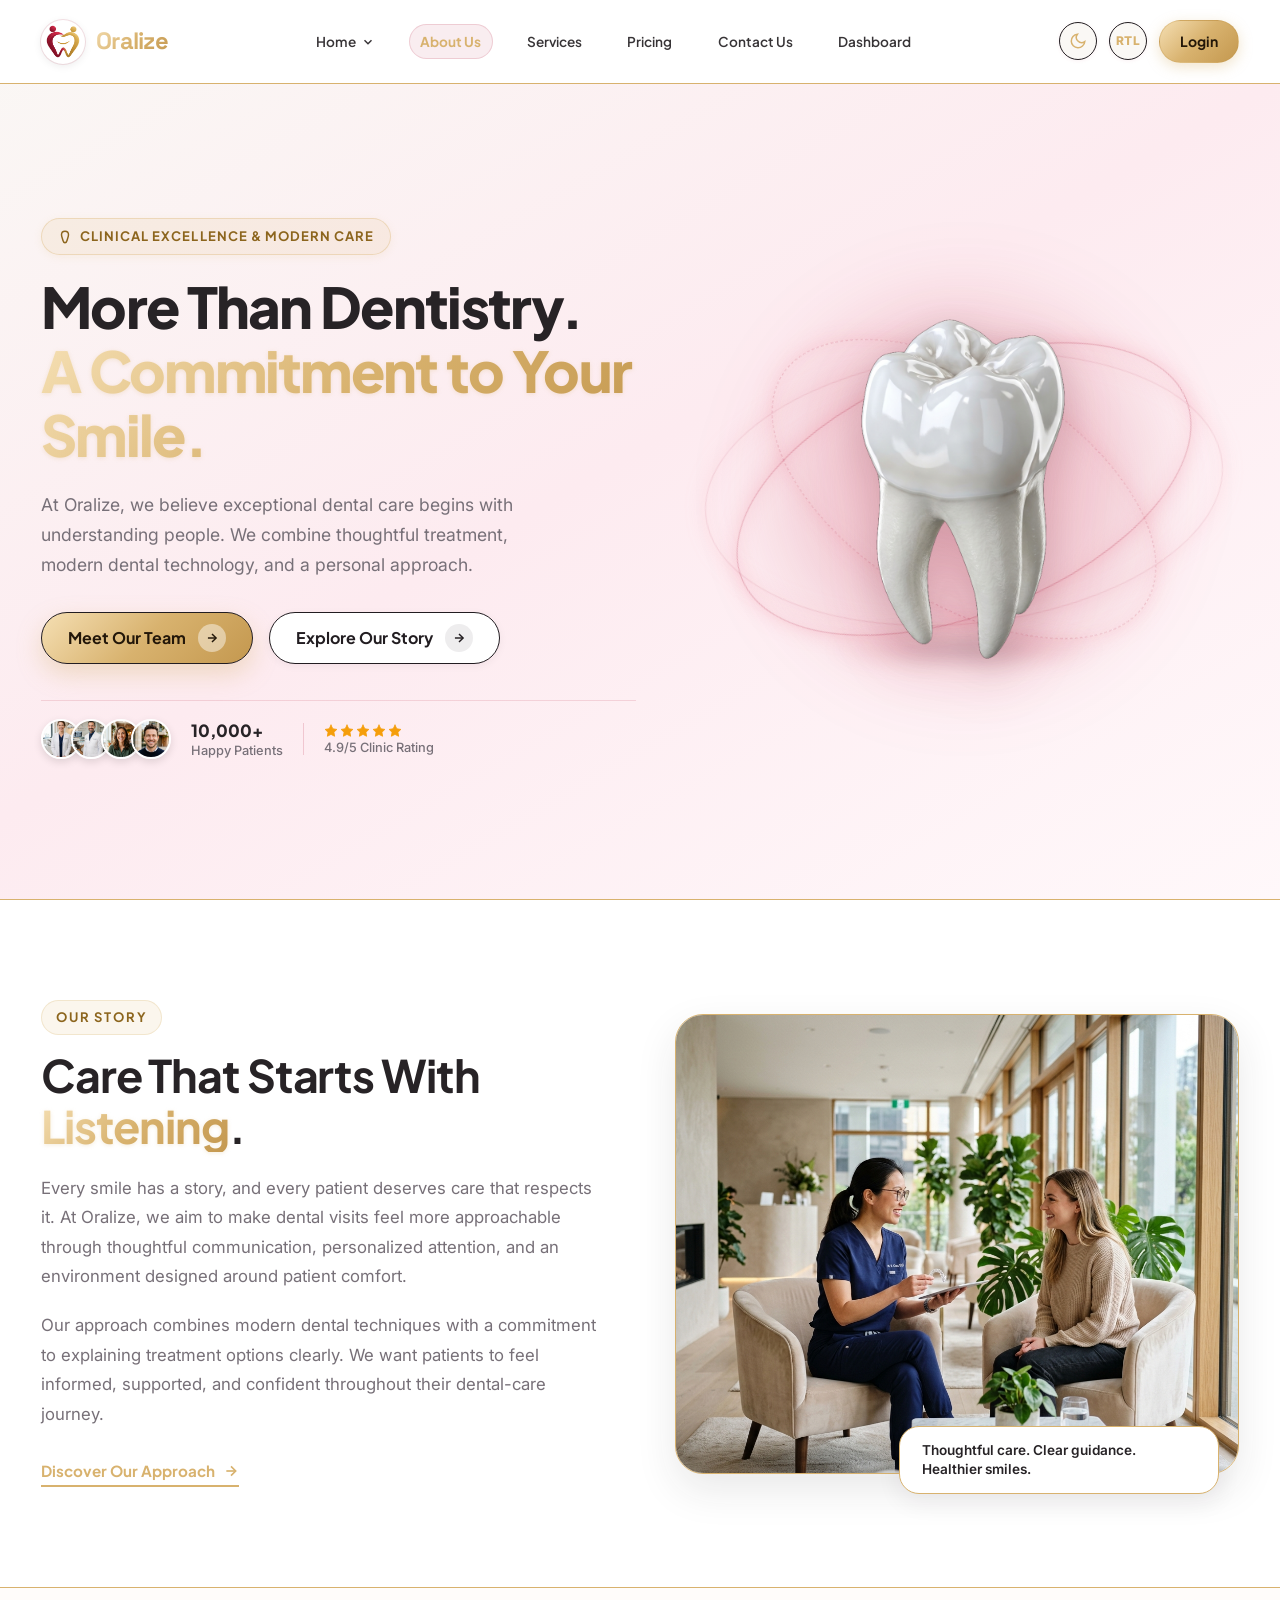
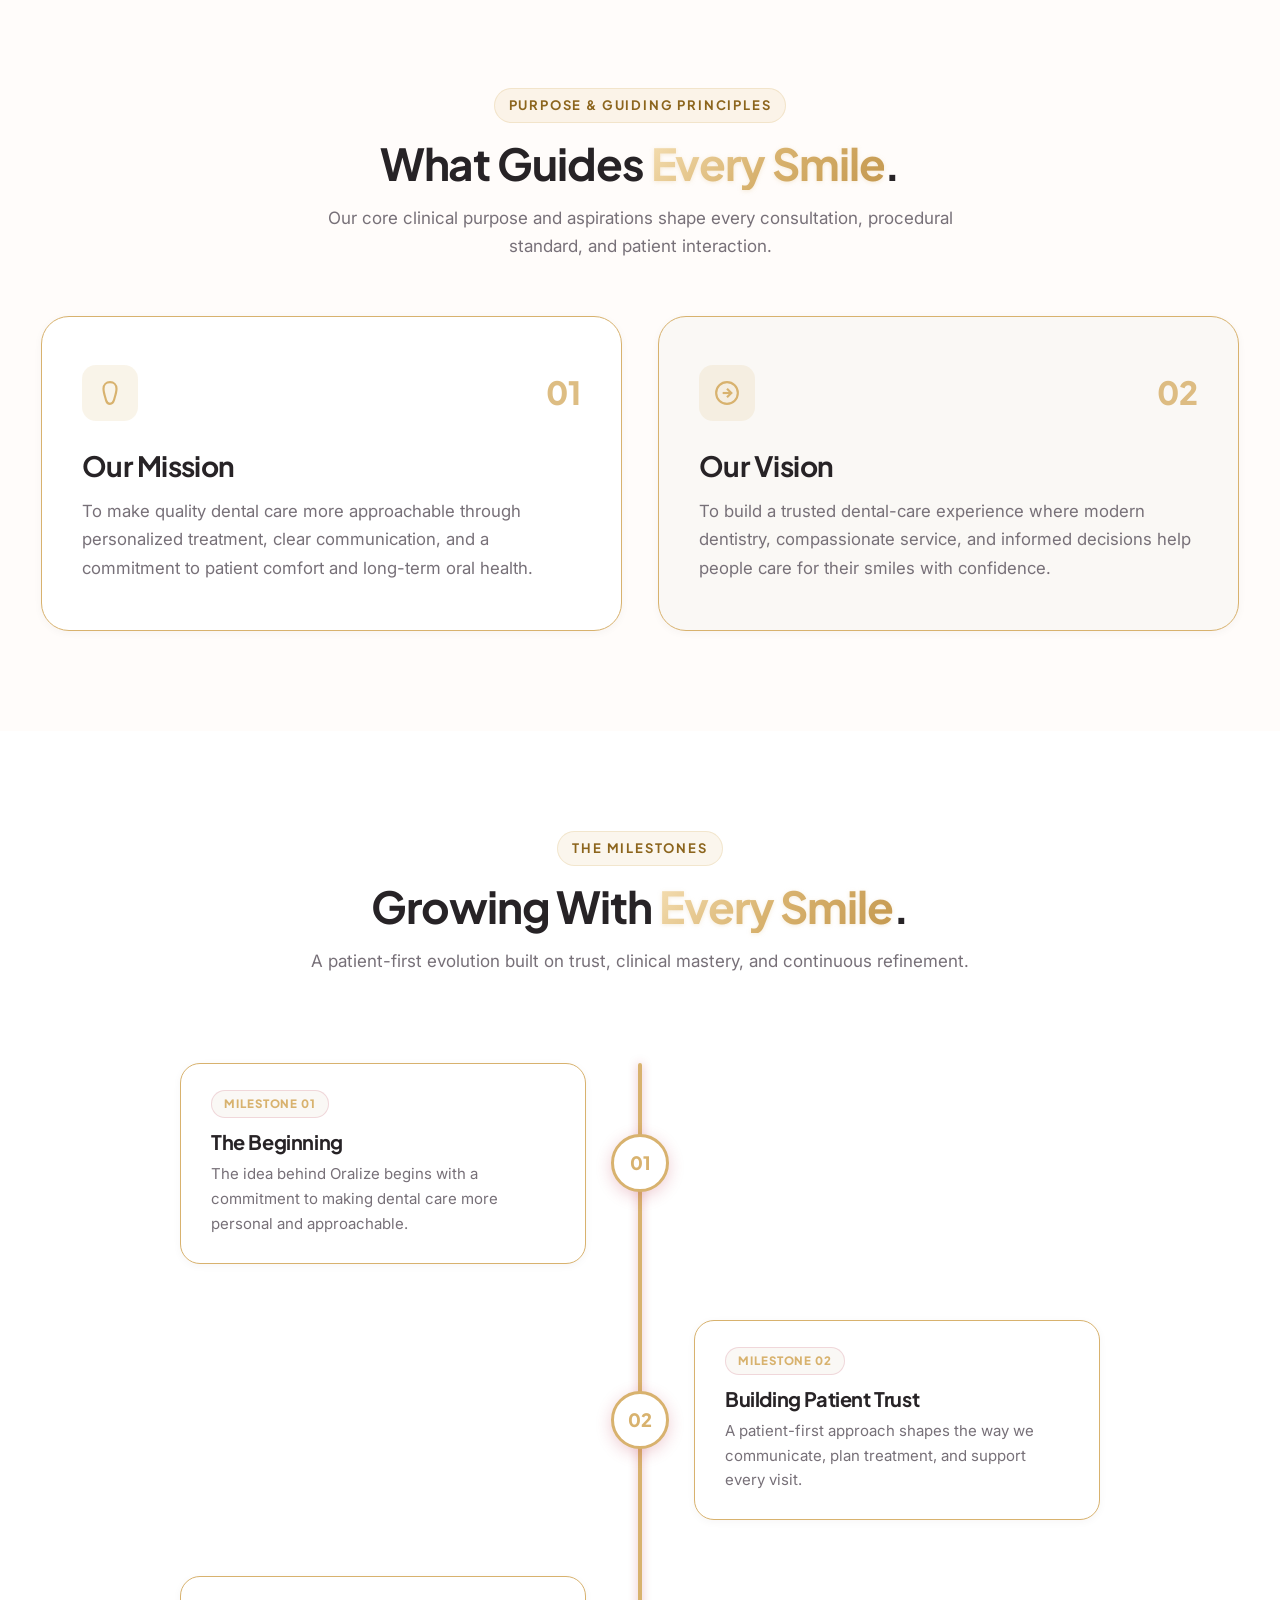
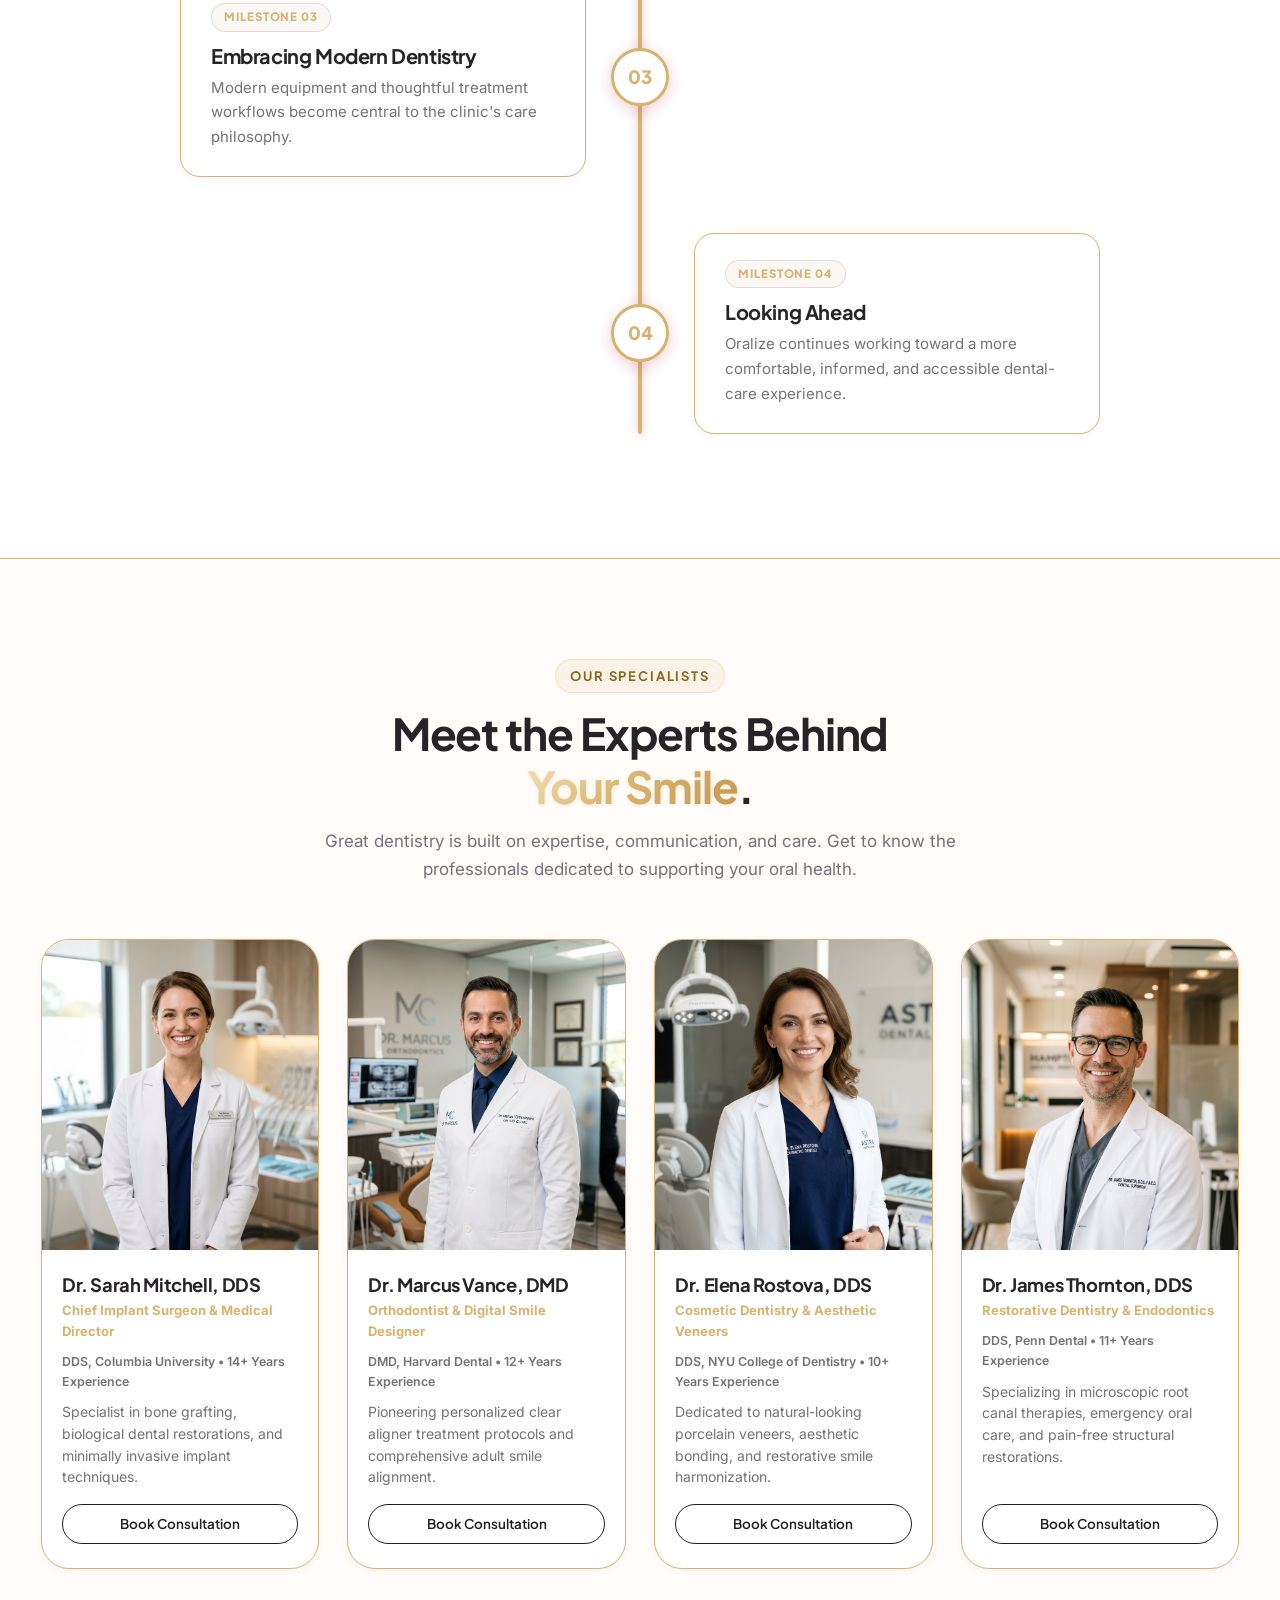
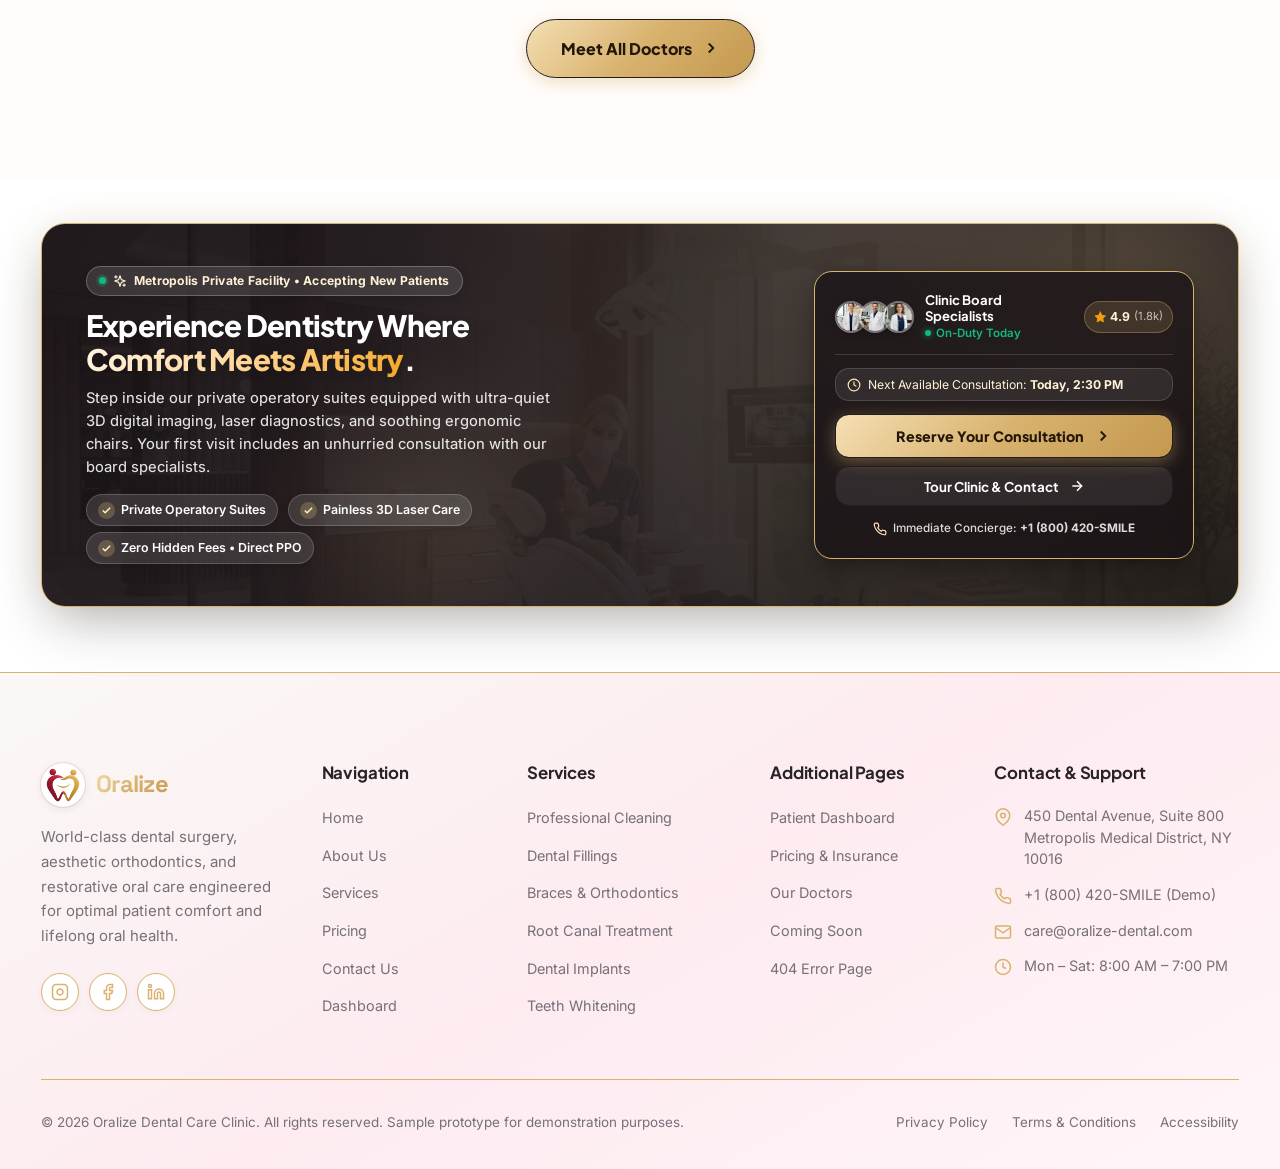
<file: about.html>
<!DOCTYPE html>
<html lang="en" dir="ltr">

<head>
  <meta charset="UTF-8">
  <meta name="viewport" content="width=device-width, initial-scale=1.0">
  <meta name="description"
    content="Discover Oralize Dental Clinic — Our patient-centered philosophy, clinical mission and vision, company milestones, and compassionate dental specialists.">
  <meta name="keywords"
    content="about oralize, dental clinic story, dental mission vision, compassionate dentists, oral health specialists">
  <meta name="author" content="Oralize Dental Center">
  <title>About Us — Oralize Dental Clinic & Oral Care</title>

  <link rel="icon" type="image/png" href="assets/images/logo.png">

  <link rel="stylesheet" href="index.css">
  <link rel="stylesheet" href="about.css">
</head>

<body>

  <header class="site-header is-light" id="site-header">
    <div class="container-wide header-inner">
      <a href="index.html" class="brand-logo" aria-label="Oralize Dental Home">
        <span class="brand-logo-icon">
          <img src="assets/images/logo.png" alt="Oralize Dental Logo" class="brand-logo-img" width="38" height="38">
        </span>
        <span>Oralize</span>
      </a>

      <nav class="nav-menu" id="primary-nav" aria-label="Main Navigation">
        <div class="nav-item nav-item-dropdown">
          <a href="index.html" class="nav-link dropdown-trigger" aria-haspopup="true" aria-expanded="false">
            <span>Home</span>
            <svg class="dropdown-arrow" viewBox="0 0 24 24" fill="none" stroke="currentColor" stroke-width="2.5">
              <polyline points="6 9 12 15 18 9" />
            </svg>
          </a>
          <div class="dropdown-menu">
            <a href="index.html" class="dropdown-link">
              <span>Home 1</span>
              <span class="dropdown-tag">Reference</span>
            </a>
            <a href="home2.html" class="dropdown-link">
              <span>Home 2</span>
              <span class="dropdown-tag">Modern</span>
            </a>
          </div>
        </div>

        <div class="nav-item">
          <a href="about.html" class="nav-link active">About Us</a>
        </div>

        <div class="nav-item">
          <a href="services.html" class="nav-link">Services</a>
        </div>

        <div class="nav-item">
          <a href="pricing.html" class="nav-link">Pricing</a>
        </div>

        <div class="nav-item">
          <a href="contact.html" class="nav-link">Contact Us</a>
        </div>

        <div class="nav-item">
          <a href="dashboard.html" class="nav-link">Dashboard</a>
        </div>

        <div class="nav-item nav-item-mobile-login">
          <a href="login.html" class="btn btn-primary nav-mobile-login-btn">
            <span>Login</span>
            <svg width="18" height="18" viewBox="0 0 24 24" fill="none" stroke="currentColor" stroke-width="2.2"
              aria-hidden="true">
              <path d="M15 3h4a2 2 0 0 1 2 2v14a2 2 0 0 1-2 2h-4" />
              <polyline points="10 17 15 12 10 7" />
              <line x1="15" y1="12" x2="3" y2="12" />
            </svg>
          </a>
        </div>
      </nav>

      <div class="header-actions">
        <button type="button" class="header-icon-btn theme-toggle" aria-label="Switch Theme" title="Switch Theme">
          <span class="theme-icon">
            <svg width="18" height="18" viewBox="0 0 24 24" fill="none" stroke="currentColor" stroke-width="2">
              <path d="M21 12.79A9 9 0 1 1 11.21 3 7 7 0 0 0 21 12.79z" />
            </svg>
          </span>
        </button>

        <button type="button" class="header-icon-btn rtl-toggle" aria-label="Toggle RTL Direction"
          title="Toggle RTL Direction">
          <span class="rtl-label" style="font-size: 0.75rem; font-weight: 800;">RTL</span>
        </button>

        <a href="login.html" class="btn header-login-btn">
          <span>Login</span>
        </a>

        <button type="button" class="mobile-nav-toggle" aria-label="Toggle Navigation Menu" aria-expanded="false"
          aria-controls="primary-nav">
          <span></span>
          <span></span>
          <span></span>
        </button>
      </div>
    </div>
  </header>

  <main id="main-content">
    <section class="about-hero" aria-label="About Oralize Introduction">
      <div class="container-wide">
        <div class="about-hero-grid">
          <div class="about-hero-content">
            <div class="about-hero-eyebrow">
              <span class="about-eyebrow-icon" aria-hidden="true">
                <svg width="14" height="14" viewBox="0 0 24 24" fill="none" stroke="currentColor" stroke-width="2.5">
                  <path
                    d="M12 2C8.5 2 6 4.5 6 8c0 3 1.5 6.5 2.5 10 .5 1.8 1.8 4 3.5 4s3-2.2 3.5-4c1-3.5 2.5-7 2.5-10 0-3.5-2.5-6-6-6z" />
                </svg>
              </span>
              <span>Clinical Excellence &amp; Modern Care</span>
            </div>

            <h1 class="about-hero-title">
              More Than Dentistry.<br>
              <span class="about-hero-title-accent">A Commitment to Your Smile.</span>
            </h1>

            <p class="about-hero-desc">
              At Oralize, we believe exceptional dental care begins with understanding people. We combine thoughtful
              treatment, modern dental technology, and a personal approach.
            </p>

            <div class="about-hero-actions">
              <a href="#team" class="about-pill-btn about-pill-primary">
                <span>Meet Our Team</span>
                <span class="about-pill-circle-icon" aria-hidden="true">
                  <svg width="14" height="14" viewBox="0 0 24 24" fill="none" stroke="currentColor" stroke-width="2.5">
                    <line x1="5" y1="12" x2="19" y2="12" />
                    <polyline points="12 5 19 12 12 19" />
                  </svg>
                </span>
              </a>

              <a href="#story" class="about-pill-btn about-pill-secondary">
                <span>Explore Our Story</span>
                <span class="about-pill-circle-icon" aria-hidden="true">
                  <svg width="14" height="14" viewBox="0 0 24 24" fill="none" stroke="currentColor" stroke-width="2.5">
                    <line x1="5" y1="12" x2="19" y2="12" />
                    <polyline points="12 5 19 12 12 19" />
                  </svg>
                </span>
              </a>
            </div>

            <div class="about-hero-trust">
              <div class="about-trust-avatars">
                <img src="assets/images/doctor_sarah.jpg" alt="Dr. Sarah" class="about-trust-avatar" width="40"
                  height="40">
                <img src="assets/images/doctor_marcus.jpg" alt="Dr. Marcus" class="about-trust-avatar" width="40"
                  height="40">
                <img src="assets/images/patient_sophia.jpg" alt="Patient Sophia" class="about-trust-avatar" width="40"
                  height="40">
                <img src="assets/images/patient_david.jpg" alt="Patient David" class="about-trust-avatar" width="40"
                  height="40">
              </div>
              <div class="about-trust-meta">
                <span class="about-trust-stat">10,000+</span>
                <span class="about-trust-label">Happy Patients</span>
              </div>
              <div class="about-trust-divider" aria-hidden="true"></div>
              <div class="about-trust-meta">
                <div class="about-trust-stars" aria-label="5 out of 5 stars">
                  <svg class="lucide lucide-star" width="14" height="14" viewBox="0 0 24 24" fill="currentColor"
                    stroke="currentColor" stroke-width="1.5" stroke-linecap="round" stroke-linejoin="round"
                    aria-hidden="true">
                    <polygon
                      points="12 2 15.09 8.26 22 9.27 17 14.14 18.18 21.02 12 17.77 5.82 21.02 7 14.14 2 9.27 8.91 8.26 12 2" />
                  </svg>
                  <svg class="lucide lucide-star" width="14" height="14" viewBox="0 0 24 24" fill="currentColor"
                    stroke="currentColor" stroke-width="1.5" stroke-linecap="round" stroke-linejoin="round"
                    aria-hidden="true">
                    <polygon
                      points="12 2 15.09 8.26 22 9.27 17 14.14 18.18 21.02 12 17.77 5.82 21.02 7 14.14 2 9.27 8.91 8.26 12 2" />
                  </svg>
                  <svg class="lucide lucide-star" width="14" height="14" viewBox="0 0 24 24" fill="currentColor"
                    stroke="currentColor" stroke-width="1.5" stroke-linecap="round" stroke-linejoin="round"
                    aria-hidden="true">
                    <polygon
                      points="12 2 15.09 8.26 22 9.27 17 14.14 18.18 21.02 12 17.77 5.82 21.02 7 14.14 2 9.27 8.91 8.26 12 2" />
                  </svg>
                  <svg class="lucide lucide-star" width="14" height="14" viewBox="0 0 24 24" fill="currentColor"
                    stroke="currentColor" stroke-width="1.5" stroke-linecap="round" stroke-linejoin="round"
                    aria-hidden="true">
                    <polygon
                      points="12 2 15.09 8.26 22 9.27 17 14.14 18.18 21.02 12 17.77 5.82 21.02 7 14.14 2 9.27 8.91 8.26 12 2" />
                  </svg>
                  <svg class="lucide lucide-star" width="14" height="14" viewBox="0 0 24 24" fill="currentColor"
                    stroke="currentColor" stroke-width="1.5" stroke-linecap="round" stroke-linejoin="round"
                    aria-hidden="true">
                    <polygon
                      points="12 2 15.09 8.26 22 9.27 17 14.14 18.18 21.02 12 17.77 5.82 21.02 7 14.14 2 9.27 8.91 8.26 12 2" />
                  </svg>
                </div>
                <span class="about-trust-label">4.9/5 Clinic Rating</span>
              </div>
            </div>
          </div>

          <div class="about-hero-visual">
            <div class="about-tooth-stage" aria-label="3D Anatomic Molar Model with 360 Degree Slow Swing Rotation">
              <div class="about-tooth-aura-core" aria-hidden="true"></div>

              <div class="about-tooth-rings-wrap" aria-hidden="true">
                <div class="about-tooth-ring about-tooth-ring-1"></div>
                <div class="about-tooth-ring about-tooth-ring-2"></div>
                <div class="about-tooth-ring about-tooth-ring-3"></div>
              </div>

              <div class="about-tooth-float-pivot">
                <img src="assets/images/about_molar_3d_transparent.png" alt="3D Anatomical Molar Tooth Model"
                  class="about-tooth-3d-img" loading="eager" width="500" height="800">
              </div>

              <div class="about-tooth-ground-shadow" aria-hidden="true"></div>
            </div>
          </div>
        </div>
      </div>
    </section>

    <section class="section about-story" id="story" aria-labelledby="story-heading">
      <div class="container">
        <div class="about-story-grid">
          <div class="about-story-left">
            <div class="eyebrow eyebrow-badge">OUR STORY</div>
            <h2 id="story-heading">Care That Starts With <span class="highlight-champagne">Listening</span>.</h2>
            <p>
              Every smile has a story, and every patient deserves care that respects it. At Oralize, we aim to make
              dental visits feel more approachable through thoughtful communication, personalized attention, and an
              environment designed around patient comfort.
            </p>
            <p>
              Our approach combines modern dental techniques with a commitment to explaining treatment options clearly.
              We want patients to feel informed, supported, and confident throughout their dental-care journey.
            </p>
            <a href="#mission-vision" class="about-story-link">
              <span>Discover Our Approach</span>
              <svg width="16" height="16" viewBox="0 0 24 24" fill="none" stroke="currentColor" stroke-width="2.5">
                <line x1="5" y1="12" x2="19" y2="12" />
                <polyline points="12 5 19 12 12 19" />
              </svg>
            </a>
          </div>

          <div class="about-story-visual-wrap">
            <div class="about-story-img-card">
              <img src="assets/images/about_story_consultation.jpg"
                alt="Dentist having an empathetic smile consultation with patient in modern clinic lounge"
                loading="lazy" width="540" height="460">
            </div>
            <div class="about-story-caption">
              Thoughtful care. Clear guidance. Healthier smiles.
            </div>
          </div>
        </div>
      </div>
    </section>

    <section class="section about-mission-vision" id="mission-vision" aria-labelledby="mv-heading">
      <div class="container">
        <div class="section-header">
          <div class="eyebrow eyebrow-badge">PURPOSE & GUIDING PRINCIPLES</div>
          <h2 id="mv-heading">What Guides <span class="highlight-champagne">Every Smile</span>.</h2>
          <p>
            Our core clinical purpose and aspirations shape every consultation, procedural standard, and patient
            interaction.
          </p>
        </div>

        <div class="about-mv-grid">
          <article class="about-mv-card about-mission-card">
            <div class="about-mv-top">
              <div class="about-mv-icon" aria-hidden="true">
                <svg width="26" height="26" viewBox="0 0 24 24" fill="none" stroke="currentColor" stroke-width="2">
                  <path
                    d="M12 2C8.5 2 6 4.5 6 8c0 3.5 1.5 7.5 2.5 11 .5 1.8 1.8 3 3.5 3s3-1.2 3.5-3c1-3.5 2.5-7.5 2.5-11 0-3.5-2.5-6-6-6z" />
                </svg>
              </div>
              <div class="about-mv-num">01</div>
            </div>
            <div>
              <h3>Our Mission</h3>
              <p>
                To make quality dental care more approachable through personalized treatment, clear communication, and a
                commitment to patient comfort and long-term oral health.
              </p>
            </div>
          </article>

          <article class="about-mv-card about-vision-card">
            <div class="about-mv-top">
              <div class="about-mv-icon" aria-hidden="true">
                <svg width="26" height="26" viewBox="0 0 24 24" fill="none" stroke="currentColor" stroke-width="2">
                  <circle cx="12" cy="12" r="10" />
                  <path d="m12 8 4 4-4 4" />
                  <line x1="8" y1="12" x2="16" y2="12" />
                </svg>
              </div>
              <div class="about-mv-num">02</div>
            </div>
            <div>
              <h3>Our Vision</h3>
              <p>
                To build a trusted dental-care experience where modern dentistry, compassionate service, and informed
                decisions help people care for their smiles with confidence.
              </p>
            </div>
          </article>
        </div>
      </div>
    </section>

    <section class="section about-timeline" id="timeline" aria-labelledby="timeline-heading">
      <div class="container">
        <div class="section-header">
          <div class="eyebrow eyebrow-badge">THE MILESTONES</div>
          <h2 id="timeline-heading">Growing With <span class="highlight-champagne">Every Smile</span>.</h2>
          <p>
            A patient-first evolution built on trust, clinical mastery, and continuous refinement.
          </p>
        </div>

        <div class="about-timeline-track">
          <div class="about-timeline-line" aria-hidden="true"></div>

          <div class="about-timeline-grid">
            <div class="about-timeline-item timeline-item-left">
              <div class="about-timeline-node">01</div>
              <div class="about-timeline-card">
                <span class="about-timeline-badge">Milestone 01</span>
                <h4>The Beginning</h4>
                <p>The idea behind Oralize begins with a commitment to making dental care more personal and
                  approachable.</p>
              </div>
            </div>

            <div class="about-timeline-item timeline-item-right">
              <div class="about-timeline-node">02</div>
              <div class="about-timeline-card">
                <span class="about-timeline-badge">Milestone 02</span>
                <h4>Building Patient Trust</h4>
                <p>A patient-first approach shapes the way we communicate, plan treatment, and support every visit.</p>
              </div>
            </div>

            <div class="about-timeline-item timeline-item-left">
              <div class="about-timeline-node">03</div>
              <div class="about-timeline-card">
                <span class="about-timeline-badge">Milestone 03</span>
                <h4>Embracing Modern Dentistry</h4>
                <p>Modern equipment and thoughtful treatment workflows become central to the clinic's care philosophy.
                </p>
              </div>
            </div>

            <div class="about-timeline-item timeline-item-right">
              <div class="about-timeline-node">04</div>
              <div class="about-timeline-card">
                <span class="about-timeline-badge">Milestone 04</span>
                <h4>Looking Ahead</h4>
                <p>Oralize continues working toward a more comfortable, informed, and accessible dental-care experience.
                </p>
              </div>
            </div>
          </div>
        </div>
      </div>
    </section>

    <section class="section about-team" id="team" aria-labelledby="team-heading">
      <div class="container">
        <div class="section-header">
          <div class="eyebrow eyebrow-badge">OUR SPECIALISTS</div>
          <h2 id="team-heading">Meet the Experts Behind <span class="highlight-champagne">Your Smile</span>.</h2>
          <p>
            Great dentistry is built on expertise, communication, and care. Get to know the professionals dedicated to
            supporting your oral health.
          </p>
        </div>

        <div class="about-team-grid">
          <article class="about-team-card">
            <div class="about-team-img-wrap">
              <img src="assets/images/doctor_sarah.jpg" alt="Dr. Sarah Mitchell, DDS" loading="lazy" width="280"
                height="310">
            </div>
            <div class="about-team-info">
              <h3 class="about-team-name">Dr. Sarah Mitchell, DDS</h3>
              <div class="about-team-specialty">Chief Implant Surgeon & Medical Director</div>
              <div class="about-team-qual">DDS, Columbia University • 14+ Years Experience</div>
              <p class="about-team-bio">Specialist in bone grafting, biological dental restorations, and minimally
                invasive implant techniques.</p>
              <button type="button" class="btn btn-outline btn-sm btn-book-appointment"
                data-open-modal="appointment-modal" data-dentist-preset="Dr. Sarah Mitchell, DDS">
                <span>Book Consultation</span>
              </button>
            </div>
          </article>

          <article class="about-team-card">
            <div class="about-team-img-wrap">
              <img src="assets/images/doctor_marcus.jpg" alt="Dr. Marcus Vance, DMD" loading="lazy" width="280"
                height="310">
            </div>
            <div class="about-team-info">
              <h3 class="about-team-name">Dr. Marcus Vance, DMD</h3>
              <div class="about-team-specialty">Orthodontist & Digital Smile Designer</div>
              <div class="about-team-qual">DMD, Harvard Dental • 12+ Years Experience</div>
              <p class="about-team-bio">Pioneering personalized clear aligner treatment protocols and comprehensive
                adult smile alignment.</p>
              <button type="button" class="btn btn-outline btn-sm btn-book-appointment"
                data-open-modal="appointment-modal" data-dentist-preset="Dr. Marcus Vance, DMD">
                <span>Book Consultation</span>
              </button>
            </div>
          </article>

          <article class="about-team-card">
            <div class="about-team-img-wrap">
              <img src="assets/images/doctor_elena.jpg" alt="Dr. Elena Rostova, DDS" loading="lazy" width="280"
                height="310">
            </div>
            <div class="about-team-info">
              <h3 class="about-team-name">Dr. Elena Rostova, DDS</h3>
              <div class="about-team-specialty">Cosmetic Dentistry & Aesthetic Veneers</div>
              <div class="about-team-qual">DDS, NYU College of Dentistry • 10+ Years Experience</div>
              <p class="about-team-bio">Dedicated to natural-looking porcelain veneers, aesthetic bonding, and
                restorative smile harmonization.</p>
              <button type="button" class="btn btn-outline btn-sm btn-book-appointment"
                data-open-modal="appointment-modal" data-dentist-preset="Dr. Elena Rostova, DDS">
                <span>Book Consultation</span>
              </button>
            </div>
          </article>

          <article class="about-team-card">
            <div class="about-team-img-wrap">
              <img src="assets/images/doctor_james.jpg" alt="Dr. James Thornton, DDS" loading="lazy" width="280"
                height="310">
            </div>
            <div class="about-team-info">
              <h3 class="about-team-name">Dr. James Thornton, DDS</h3>
              <div class="about-team-specialty">Restorative Dentistry & Endodontics</div>
              <div class="about-team-qual">DDS, Penn Dental • 11+ Years Experience</div>
              <p class="about-team-bio">Specializing in microscopic root canal therapies, emergency oral care, and
                pain-free structural restorations.</p>
              <button type="button" class="btn btn-outline btn-sm btn-book-appointment"
                data-open-modal="appointment-modal" data-dentist-preset="Dr. James Thornton, DDS">
                <span>Book Consultation</span>
              </button>
            </div>
          </article>
        </div>

        <div style="text-align: center;">
          <a href="doctors.html" class="btn btn-primary btn-lg">
            <span>Meet All Doctors</span>
            <svg width="18" height="18" viewBox="0 0 24 24" fill="none" stroke="currentColor" stroke-width="2.5">
              <polyline points="9 18 15 12 9 6" />
            </svg>
          </a>
        </div>
      </div>
    </section>

    <section class="section about-cta" aria-labelledby="cta-heading">
      <div class="container">
        <div class="about-cta-banner" id="about-cta-card">
          <!-- Photographic Interior Background Layer with Luxury Scrim -->
          <div class="about-cta-bg-layer" aria-hidden="true">
            <img src="assets/images/about_clinic_interior.jpg" alt="" class="about-cta-bg-img" loading="lazy">
            <div class="about-cta-scrim"></div>
            <div class="about-cta-glow-accent-1"></div>
            <div class="about-cta-glow-accent-2"></div>
          </div>

          <div class="about-cta-grid">
            <div class="about-cta-content">
              <div class="about-cta-badge">
                <span class="about-cta-badge-ping"></span>
                <span class="about-cta-badge-icon" aria-hidden="true">
                  <svg class="lucide lucide-sparkles" width="14" height="14" viewBox="0 0 24 24" fill="none"
                    stroke="currentColor" stroke-width="2" stroke-linecap="round" stroke-linejoin="round">
                    <path
                      d="m12 3-1.912 5.813a2 2 0 0 1-1.275 1.275L3 12l5.813 1.912a2 2 0 0 1 1.275 1.275L12 21l1.912-5.813a2 2 0 0 1 1.275-1.275L21 12l-5.813-1.912a2 2 0 0 1-1.275-1.275L12 3Z" />
                    <path d="M5 3v4" />
                    <path d="M19 17v4" />
                    <path d="M3 5h4" />
                    <path d="M17 19h4" />
                  </svg>
                </span>
                <span>Metropolis Private Facility • Accepting New Patients</span>
              </div>

              <h2 id="cta-heading" class="about-cta-title">
                Experience Dentistry Where <span class="highlight-champagne">Comfort Meets Artistry</span>.
              </h2>

              <p class="about-cta-desc">
                Step inside our private operatory suites equipped with ultra-quiet 3D digital imaging, laser
                diagnostics, and soothing ergonomic chairs. Your first visit includes an unhurried consultation with our
                board specialists.
              </p>

              <div class="about-cta-perks">
                <div class="about-cta-perk">
                  <span class="about-cta-perk-icon">
                    <svg width="13" height="13" viewBox="0 0 24 24" fill="none" stroke="currentColor"
                      stroke-width="3.2">
                      <polyline points="20 6 9 17 4 12" />
                    </svg>
                  </span>
                  <span>Private Operatory Suites</span>
                </div>
                <div class="about-cta-perk">
                  <span class="about-cta-perk-icon">
                    <svg width="13" height="13" viewBox="0 0 24 24" fill="none" stroke="currentColor"
                      stroke-width="3.2">
                      <polyline points="20 6 9 17 4 12" />
                    </svg>
                  </span>
                  <span>Painless 3D Laser Care</span>
                </div>
                <div class="about-cta-perk">
                  <span class="about-cta-perk-icon">
                    <svg width="13" height="13" viewBox="0 0 24 24" fill="none" stroke="currentColor"
                      stroke-width="3.2">
                      <polyline points="20 6 9 17 4 12" />
                    </svg>
                  </span>
                  <span>Zero Hidden Fees • Direct PPO</span>
                </div>
              </div>
            </div>

            <div class="about-cta-action-col">
              <div class="about-cta-card-box">
                <div class="about-cta-card-header">
                  <div class="about-cta-specialists-meta">
                    <div class="about-cta-avatar-stack">
                      <img src="assets/images/doctor_sarah.jpg" alt="Dr. Sarah Mitchell, DDS" class="about-cta-avatar"
                        width="32" height="32">
                      <img src="assets/images/doctor_marcus.jpg" alt="Dr. Marcus Vance, DMD" class="about-cta-avatar"
                        width="32" height="32">
                      <img src="assets/images/doctor_elena.jpg" alt="Dr. Elena Rostova, DDS" class="about-cta-avatar"
                        width="32" height="32">
                    </div>
                    <div>
                      <div class="about-cta-team-label">Clinic Board Specialists</div>
                      <div class="about-cta-team-status">
                        <span class="about-cta-live-dot"></span>
                        <span>On-Duty Today</span>
                      </div>
                    </div>
                  </div>

                  <div class="about-cta-rating-chip" title="Rated 4.9/5 by verified patients">
                    <span class="about-cta-star" aria-hidden="true">
                      <svg class="lucide lucide-star" width="13" height="13" viewBox="0 0 24 24" fill="currentColor"
                        stroke="currentColor" stroke-width="1.5" stroke-linecap="round" stroke-linejoin="round">
                        <polygon
                          points="12 2 15.09 8.26 22 9.27 17 14.14 18.18 21.02 12 17.77 5.82 21.02 7 14.14 2 9.27 8.91 8.26 12 2" />
                      </svg>
                    </span>
                    <strong>4.9</strong>
                    <span class="about-cta-review-count">(1.8k)</span>
                  </div>
                </div>

                <div class="about-cta-timing-pill">
                  <svg width="14" height="14" viewBox="0 0 24 24" fill="none" stroke="currentColor" stroke-width="2">
                    <circle cx="12" cy="12" r="10" />
                    <polyline points="12 6 12 12 16 14" />
                  </svg>
                  <span>Next Available Consultation: <strong>Today, 2:30 PM</strong></span>
                </div>

                <div class="about-cta-btns">
                  <button type="button" class="btn btn-primary btn-lg about-cta-btn-main btn-book-appointment"
                    data-open-modal="appointment-modal">
                    <span>Reserve Your Consultation</span>
                    <svg width="18" height="18" viewBox="0 0 24 24" fill="none" stroke="currentColor"
                      stroke-width="2.5">
                      <polyline points="9 18 15 12 9 6" />
                    </svg>
                  </button>

                  <a href="contact.html" class="btn btn-lg about-cta-btn-sub">
                    <span>Tour Clinic & Contact</span>
                    <svg width="16" height="16" viewBox="0 0 24 24" fill="none" stroke="currentColor"
                      stroke-width="2.2">
                      <line x1="5" y1="12" x2="19" y2="12" />
                      <polyline points="12 5 19 12 12 19" />
                    </svg>
                  </a>
                </div>

                <div class="about-cta-card-footer">
                  <svg width="14" height="14" viewBox="0 0 24 24" fill="none" stroke="currentColor" stroke-width="2">
                    <path
                      d="M22 16.92v3a2 2 0 0 1-2.18 2 19.79 19.79 0 0 1-8.63-3.07 19.5 19.5 0 0 1-6-6 19.79 19.79 0 0 1-3.07-8.67A2 2 0 0 1 4.11 2h3a2 2 0 0 1 2 1.72 12.84 12.84 0 0 0 .7 2.81 2 2 0 0 1-.45 2.11L8.09 9.91a16 16 0 0 0 6 6l1.27-1.27a2 2 0 0 1 2.11-.45 12.84 12.84 0 0 0 2.81.7A2 2 0 0 1 22 16.92z" />
                  </svg>
                  <span>Immediate Concierge: <strong>+1 (800) 420-SMILE</strong></span>
                </div>
              </div>
            </div>
          </div>
        </div>
      </div>
    </section>
  </main>

  <footer class="site-footer" id="site-footer">
    <div class="container-wide">
      <div class="footer-top-grid">
        <div class="footer-column footer-brand">
          <a href="index.html" class="brand-logo" aria-label="Oralize Dental Home">
            <span class="brand-logo-icon">
              <img src="assets/images/logo.png" alt="Oralize Dental Logo" class="brand-logo-img" width="38" height="38">
            </span>
            <span>Oralize</span>
          </a>
          <p>
            World-class dental surgery, aesthetic orthodontics, and restorative oral care engineered for optimal patient
            comfort and lifelong oral health.
          </p>
          <div class="footer-socials">
            <a href="https://instagram.com" class="social-link" aria-label="Instagram" target="_blank" rel="noopener">
              <svg width="18" height="18" viewBox="0 0 24 24" fill="none" stroke="currentColor" stroke-width="2">
                <rect x="2" y="2" width="20" height="20" rx="5" ry="5" />
                <path d="M16 11.37A4 4 0 1 1 12.63 8 4 4 0 0 1 16 11.37z" />
                <line x1="17.5" y1="6.5" x2="17.51" y2="6.5" />
              </svg>
            </a>
            <a href="https://facebook.com" class="social-link" aria-label="Facebook" target="_blank" rel="noopener">
              <svg width="18" height="18" viewBox="0 0 24 24" fill="none" stroke="currentColor" stroke-width="2">
                <path d="M18 2h-3a5 5 0 0 0-5 5v3H7v4h3v8h4v-8h3l1-4h-4V7a1 1 0 0 1 1-1h3z" />
              </svg>
            </a>
            <a href="https://linkedin.com" class="social-link" aria-label="LinkedIn" target="_blank" rel="noopener">
              <svg width="18" height="18" viewBox="0 0 24 24" fill="none" stroke="currentColor" stroke-width="2">
                <path d="M16 8a6 6 0 0 1 6 6v7h-4v-7a2 2 0 0 0-2-2 2 2 0 0 0-2 2v7h-4v-7a6 6 0 0 1 6-6z" />
                <rect x="2" y="9" width="4" height="12" />
                <circle cx="4" cy="4" r="2" />
              </svg>
            </a>
          </div>
        </div>

        <div class="footer-column">
          <h4>Navigation</h4>
          <ul class="footer-nav-list">
            <li><a href="index.html" class="footer-nav-link">Home</a></li>
            <li><a href="about.html" class="footer-nav-link">About Us</a></li>
            <li><a href="services.html" class="footer-nav-link">Services</a></li>
            <li><a href="pricing.html" class="footer-nav-link">Pricing</a></li>
            <li><a href="contact.html" class="footer-nav-link">Contact Us</a></li>
            <li><a href="dashboard.html" class="footer-nav-link">Dashboard</a></li>
          </ul>
        </div>

        <div class="footer-column">
          <h4>Services</h4>
          <ul class="footer-nav-list">
            <li><a href="services.html#cleaning" class="footer-nav-link">Professional Cleaning</a></li>
            <li><a href="services.html#fillings" class="footer-nav-link">Dental Fillings</a></li>
            <li><a href="services.html#orthodontics" class="footer-nav-link">Braces & Orthodontics</a></li>
            <li><a href="services.html#rootcanal" class="footer-nav-link">Root Canal Treatment</a></li>
            <li><a href="services.html#implants" class="footer-nav-link">Dental Implants</a></li>
            <li><a href="services.html#whitening" class="footer-nav-link">Teeth Whitening</a></li>
          </ul>
        </div>

        <div class="footer-column">
          <h4>Additional Pages</h4>
          <ul class="footer-nav-list">
            <li><a href="dashboard.html" class="footer-nav-link">Patient Dashboard</a></li>
            <li><a href="pricing.html" class="footer-nav-link">Pricing & Insurance</a></li>
            <li><a href="doctors.html" class="footer-nav-link">Our Doctors</a></li>
            <li><a href="coming-soon.html" class="footer-nav-link">Coming Soon</a></li>
            <li><a href="404.html" class="footer-nav-link">404 Error Page</a></li>
          </ul>
        </div>

        <div class="footer-column">
          <h4>Contact & Support</h4>
          <div class="footer-contact-list">
            <div class="footer-contact-item">
              <svg viewBox="0 0 24 24" fill="none" stroke="currentColor" stroke-width="2">
                <path d="M21 10c0 7-9 13-9 13s-9-6-9-13a9 9 0 0 1 18 0z" />
                <circle cx="12" cy="10" r="3" />
              </svg>
              <span>450 Dental Avenue, Suite 800<br>Metropolis Medical District, NY 10016</span>
            </div>
            <div class="footer-contact-item">
              <svg viewBox="0 0 24 24" fill="none" stroke="currentColor" stroke-width="2">
                <path
                  d="M22 16.92v3a2 2 0 0 1-2.18 2 19.79 19.79 0 0 1-8.63-3.07 19.5 19.5 0 0 1-6-6 19.79 19.79 0 0 1-3.07-8.67A2 2 0 0 1 4.11 2h3a2 2 0 0 1 2 1.72 12.84 12.84 0 0 0 .7 2.81 2 2 0 0 1-.45 2.11L8.09 9.91a16 16 0 0 0 6 6l1.27-1.27a2 2 0 0 1 2.11-.45 12.84 12.84 0 0 0 2.81.7A2 2 0 0 1 22 16.92z" />
              </svg>
              <span>+1 (800) 420-SMILE (Demo)</span>
            </div>
            <div class="footer-contact-item">
              <svg viewBox="0 0 24 24" fill="none" stroke="currentColor" stroke-width="2">
                <path d="M4 4h16c1.1 0 2 .9 2 2v12c0 1.1-.9 2-2 2H4c-1.1 0-2-.9-2-2V6c0-1.1.9-2 2-2z" />
                <polyline points="22,6 12,13 2,6" />
              </svg>
              <span>care@oralize-dental.com</span>
            </div>
            <div class="footer-contact-item">
              <svg viewBox="0 0 24 24" fill="none" stroke="currentColor" stroke-width="2">
                <circle cx="12" cy="12" r="10" />
                <polyline points="12 6 12 12 16 14" />
              </svg>
              <span>Mon – Sat: 8:00 AM – 7:00 PM</span>
            </div>
          </div>
        </div>
      </div>

      <div class="footer-bottom-bar">
        <div>
          &copy; 2026 Oralize Dental Care Clinic. All rights reserved. Sample prototype for demonstration purposes.
        </div>
        <div class="footer-bottom-links">
          <a href="about.html" class="footer-bottom-link">Privacy Policy</a>
          <a href="about.html" class="footer-bottom-link">Terms & Conditions</a>
          <a href="contact.html" class="footer-bottom-link">Accessibility</a>
        </div>
      </div>
    </div>
  </footer>

  <div class="modal-overlay" id="appointment-modal" role="dialog" aria-modal="true"
    aria-labelledby="modal-booking-title">
    <div class="modal-dialog">
      <button type="button" class="modal-close-btn" data-close-modal aria-label="Close dialog">
        <svg width="20" height="20" viewBox="0 0 24 24" fill="none" stroke="currentColor" stroke-width="2.5">
          <line x1="18" y1="6" x2="6" y2="18" />
          <line x1="6" y1="6" x2="18" y2="18" />
        </svg>
      </button>

      <div class="modal-header">
        <div class="eyebrow eyebrow-badge">APPOINTMENT RESERVATION</div>
        <h3 id="modal-booking-title">Book Your Dental Consultation</h3>
        <p>Select your preferred treatment, date, and specialist. We will confirm your slot instantly.</p>
      </div>

      <form id="appointment-form">
        <div class="form-grid-2">
          <div class="form-group">
            <label class="form-label" for="booking-name">Full Name *</label>
            <input type="text" id="booking-name" name="name" class="form-control" placeholder="e.g. Eleanor Vance"
              required>
          </div>
          <div class="form-group">
            <label class="form-label" for="booking-phone">Phone Number *</label>
            <input type="tel" id="booking-phone" name="phone" class="form-control" placeholder="+1 (555) 019-2834"
              required>
          </div>
        </div>

        <div class="form-grid-2">
          <div class="form-group">
            <label class="form-label" for="booking-service">Procedure / Service *</label>
            <select id="booking-service" name="service" class="form-control" required>
              <option value="General Consultation">Comprehensive Examination ($75)</option>
              <option value="Professional Cleaning">Professional Cleaning ($120)</option>
              <option value="Dental Fillings">Dental Fillings ($180)</option>
              <option value="Braces & Orthodontics">Braces & Orthodontics ($3,200)</option>
              <option value="Teeth Whitening">Laser Teeth Whitening ($290)</option>
              <option value="Dental Implants">Dental Implants ($1,450)</option>
              <option value="Root Canal Treatment">Root Canal Treatment ($650)</option>
              <option value="Cosmetic Dentistry">Cosmetic Veneers Consultation</option>
            </select>
          </div>
          <div class="form-group">
            <label class="form-label" for="booking-dentist">Preferred Specialist</label>
            <select id="booking-dentist" name="dentist" class="form-control">
              <option value="Dr. Sarah Mitchell, DDS">Dr. Sarah Mitchell, DDS (Chief Surgeon)</option>
              <option value="Dr. Marcus Vance, DMD">Dr. Marcus Vance, DMD (Orthodontist)</option>
              <option value="Dr. Elena Rostova, DDS">Dr. Elena Rostova, DDS (Cosmetic)</option>
              <option value="Dr. James Thornton, DDS">Dr. James Thornton, DDS (Restorative)</option>
              <option value="First Available Doctor">First Available Specialist</option>
            </select>
          </div>
        </div>

        <div class="form-grid-2">
          <div class="form-group">
            <label class="form-label" for="booking-date">Preferred Date *</label>
            <input type="date" id="booking-date" name="date" class="form-control" required value="2026-10-26">
          </div>
          <div class="form-group">
            <label class="form-label" for="booking-time">Preferred Time Slot *</label>
            <select id="booking-time" name="time" class="form-control" required>
              <option value="09:00 AM">09:00 AM</option>
              <option value="10:30 AM" selected>10:30 AM</option>
              <option value="01:00 PM">01:00 PM</option>
              <option value="03:30 PM">03:30 PM</option>
              <option value="05:00 PM">05:00 PM</option>
            </select>
          </div>
        </div>

        <div class="form-group">
          <label class="form-label" for="booking-notes">Special Requests or Symptoms (Optional)</label>
          <textarea id="booking-notes" name="notes" class="form-control" rows="2"
            placeholder="Tell us if you have dental sensitivity or specific goals..."></textarea>
        </div>

        <button type="submit" class="btn btn-primary btn-lg" style="width: 100%;">
          <span>Confirm & Schedule Appointment</span>
          <svg width="18" height="18" viewBox="0 0 24 24" fill="none" stroke="currentColor" stroke-width="2.5">
            <polyline points="9 18 15 12 9 6" />
          </svg>
        </button>
      </form>
    </div>
  </div>

  <script src="index.js"></script>
  <script src="about.js"></script>
</body>

</html>
</file>
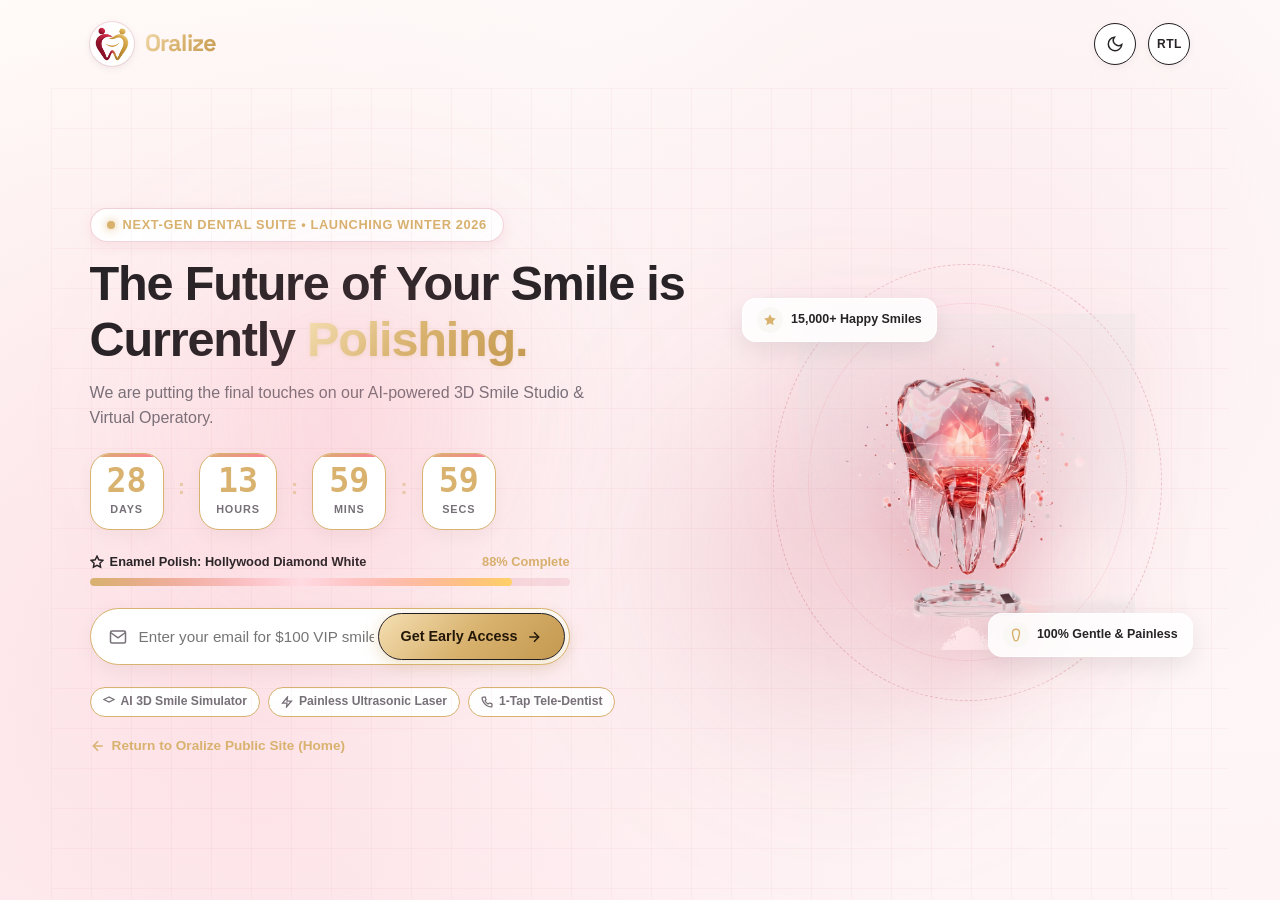
<file: coming-soon.html>
<!DOCTYPE html>
<html lang="en" dir="ltr">

<head>
  <meta charset="UTF-8">
  <meta name="viewport" content="width=device-width, initial-scale=1.0">
  <meta name="description"
    content="Coming Soon — Oralize Next-Generation 3D Smile Studio & Virtual Operatory. Revolutionizing oral health with AI smile simulations, transparent pricing, and gentle dentistry.">
  <meta name="keywords" content="coming soon, oralize dental, next gen dental, 3d smile studio, dental AI">
  <meta name="author" content="Oralize Dental Center">
  <title>Coming Soon — Oralize Next-Gen 3D Smile Studio</title>

  <link rel="icon" type="image/png" href="assets/images/logo.png">

  <link rel="stylesheet" href="index.css">
  <link rel="stylesheet" href="coming-soon.css">
</head>

<body class="coming-soon-body">

  <header class="cs-top-bar" aria-label="Page Controls Bar">
    <a href="index.html" class="brand-logo" aria-label="Oralize Dental Home">
      <span class="brand-logo-icon">
        <img src="assets/images/logo.png" alt="Oralize Dental Logo" class="brand-logo-img" width="38" height="38">
      </span>
      <span>Oralize</span>
    </a>

    <div class="cs-top-controls">
      <button type="button" class="header-icon-btn theme-toggle" aria-label="Switch Theme" title="Switch Theme">
        <span class="theme-icon">
          <svg width="18" height="18" viewBox="0 0 24 24" fill="none" stroke="currentColor" stroke-width="2">
            <path d="M21 12.79A9 9 0 1 1 11.21 3 7 7 0 0 0 21 12.79z" />
          </svg>
        </span>
      </button>

      <button type="button" class="header-icon-btn rtl-toggle" aria-label="Toggle RTL Direction"
        title="Toggle RTL Direction">
        <span class="rtl-label" style="font-size: 0.75rem; font-weight: 800;">RTL</span>
      </button>
    </div>
  </header>

  <main class="cs-main-stage" id="main-content">

    <div class="cs-bg-glow cs-bg-glow-1"></div>
    <div class="cs-bg-glow cs-bg-glow-2"></div>
    <div class="cs-grid-overlay"></div>

    <div class="cs-stage-grid">

      <div class="cs-content-col">

        <div class="cs-eyebrow-tag">
          <span class="cs-tag-pulse"></span>
          <span>Next-Gen Dental Suite • Launching Winter 2026</span>
        </div>

        <h1 class="cs-headline">
          The Future of Your Smile is Currently <span>Polishing.</span>
        </h1>

        <p class="cs-subtitle">
          We are putting the final touches on our AI-powered 3D Smile Studio & Virtual Operatory.
        </p>

        <div class="cs-countdown-row" aria-label="Countdown to Official Launch">
          <div class="cs-timer-pod">
            <span class="cs-timer-num" id="timer-days">28</span>
            <span class="cs-timer-label">Days</span>
          </div>
          <span class="cs-timer-divider" aria-hidden="true">:</span>

          <div class="cs-timer-pod">
            <span class="cs-timer-num" id="timer-hours">14</span>
            <span class="cs-timer-label">Hours</span>
          </div>
          <span class="cs-timer-divider" aria-hidden="true">:</span>

          <div class="cs-timer-pod">
            <span class="cs-timer-num" id="timer-mins">35</span>
            <span class="cs-timer-label">Mins</span>
          </div>
          <span class="cs-timer-divider" aria-hidden="true">:</span>

          <div class="cs-timer-pod">
            <span class="cs-timer-num" id="timer-secs">42</span>
            <span class="cs-timer-label">Secs</span>
          </div>
        </div>

        <div class="cs-progress-wrap">
          <div class="cs-progress-header">
            <span class="cs-progress-title">
              <svg width="14" height="14" viewBox="0 0 24 24" fill="none" stroke="currentColor" stroke-width="2.5">
                <polygon
                  points="12 2 15.09 8.26 22 9.27 17 14.14 18.18 21.02 12 17.77 5.82 21.02 7 14.14 2 9.27 8.91 8.26 12 2" />
              </svg>
              <span>Enamel Polish: Hollywood Diamond White</span>
            </span>
            <span class="cs-progress-pct">88% Complete</span>
          </div>
          <div class="cs-progress-track">
            <div class="cs-progress-bar"></div>
          </div>
        </div>

        <div class="cs-subscribe-wrap">
          <form class="cs-subscribe-form" id="cs-subscribe-form">
            <span class="cs-input-icon">
              <svg width="18" height="18" viewBox="0 0 24 24" fill="none" stroke="currentColor" stroke-width="2">
                <path d="M4 4h16c1.1 0 2 .9 2 2v12c0 1.1-.9 2-2 2H4c-1.1 0-2-.9-2-2V6c0-1.1.9-2 2-2z" />
                <polyline points="22,6 12,13 2,6" />
              </svg>
            </span>
            <input type="email" class="cs-subscribe-input" id="cs-subscribe-input"
              placeholder="Enter your email for $100 VIP smile credit..."
              aria-label="Enter email address for VIP early access" required>
            <button type="submit" class="cs-subscribe-btn">
              <span>Get Early Access</span>
              <svg width="16" height="16" viewBox="0 0 24 24" fill="none" stroke="currentColor" stroke-width="2.2">
                <line x1="5" y1="12" x2="19" y2="12"></line>
                <polyline points="12 5 19 12 12 19"></polyline>
              </svg>
            </button>
          </form>

          <div class="cs-success-pass" id="cs-success-pass">
            <span class="cs-badge-icon">
              <svg width="16" height="16" viewBox="0 0 24 24" fill="currentColor">
                <path
                  d="M12 2l3.09 6.26L22 9.27l-5 4.87 1.18 6.88L12 17.77l-6.18 3.25L7 14.14 2 9.27l6.91-1.01L12 2z" />
              </svg>
            </span>
            <div>
              <strong style="display:block; font-size: 0.85rem;">VIP Smile Pass Reserved!</strong>
              <span style="font-size: 0.78rem; opacity: 0.85;">Confirmation sent to <span id="cs-pass-email"></span> •
                $100 Credit Active</span>
            </div>
          </div>
        </div>

        <div class="cs-feature-pills">
          <span class="cs-pill">
            <svg width="12" height="12" viewBox="0 0 24 24" fill="none" stroke="currentColor" stroke-width="2.5">
              <polygon points="12 2 2 7 12 12 22 7 12 2" />
            </svg>
            <span>AI 3D Smile Simulator</span>
          </span>
          <span class="cs-pill">
            <svg width="12" height="12" viewBox="0 0 24 24" fill="none" stroke="currentColor" stroke-width="2.5">
              <polygon points="13 2 3 14 12 14 11 22 21 10 12 10 13 2" />
            </svg>
            <span>Painless Ultrasonic Laser</span>
          </span>
          <span class="cs-pill">
            <svg width="12" height="12" viewBox="0 0 24 24" fill="none" stroke="currentColor" stroke-width="2.5">
              <path
                d="M22 16.92v3a2 2 0 0 1-2.18 2 19.79 19.79 0 0 1-8.63-3.07 19.5 19.5 0 0 1-6-6 19.79 19.79 0 0 1-3.07-8.67A2 2 0 0 1 4.11 2h3a2 2 0 0 1 2 1.72 12.84 12.84 0 0 0 .7 2.81 2 2 0 0 1-.45 2.11L8.09 9.91a16 16 0 0 0 6 6l1.27-1.27a2 2 0 0 1 2.11-.45 12.84 12.84 0 0 0 2.81.7A2 2 0 0 1 22 16.92z" />
            </svg>
            <span>1-Tap Tele-Dentist</span>
          </span>
        </div>

        <a href="index.html" class="cs-back-home">
          <svg width="16" height="16" viewBox="0 0 24 24" fill="none" stroke="currentColor" stroke-width="2.2">
            <line x1="19" y1="12" x2="5" y2="12"></line>
            <polyline points="12 19 5 12 12 5"></polyline>
          </svg>
          <span>Return to Oralize Public Site (Home)</span>
        </a>

      </div>

      <div class="cs-visual-col">
        <div class="cs-sculpture-portal">

          <div class="cs-orbital-ring cs-ring-1"></div>
          <div class="cs-orbital-ring cs-ring-2"></div>

          <img src="assets/images/cs_futuristic_tooth_3d_transparent.png"
            alt="Oralize Futuristic Crystal Dental Sculpture" class="cs-sculpture-img" title="Click to polish!">

          <div class="cs-float-badge cs-badge-top-left">
            <span class="cs-badge-icon">
              <svg width="14" height="14" viewBox="0 0 24 24" fill="currentColor">
                <path
                  d="M12 2l3.09 6.26L22 9.27l-5 4.87 1.18 6.88L12 17.77l-6.18 3.25L7 14.14 2 9.27l6.91-1.01L12 2z" />
              </svg>
            </span>
            <span>15,000+ Happy Smiles</span>
          </div>

          <div class="cs-float-badge cs-badge-bottom-right">
            <span class="cs-badge-icon">
              <svg width="14" height="14" viewBox="0 0 24 24" fill="none" stroke="currentColor" stroke-width="2.5">
                <path
                  d="M12 2C8.5 2 6 4.5 6 8c0 3.5 1.5 7.5 2.5 11 .5 1.8 1.8 3 3.5 3s3-1.2 3.5-3c1-3.5 2.5-7.5 2.5-11 0-3.5-2.5-6-6-6z" />
              </svg>
            </span>
            <span>100% Gentle & Painless</span>
          </div>

        </div>
      </div>

    </div>
  </main>

  <script src="index.js"></script>
  <script src="coming-soon.js"></script>
</body>

</html>
</file>
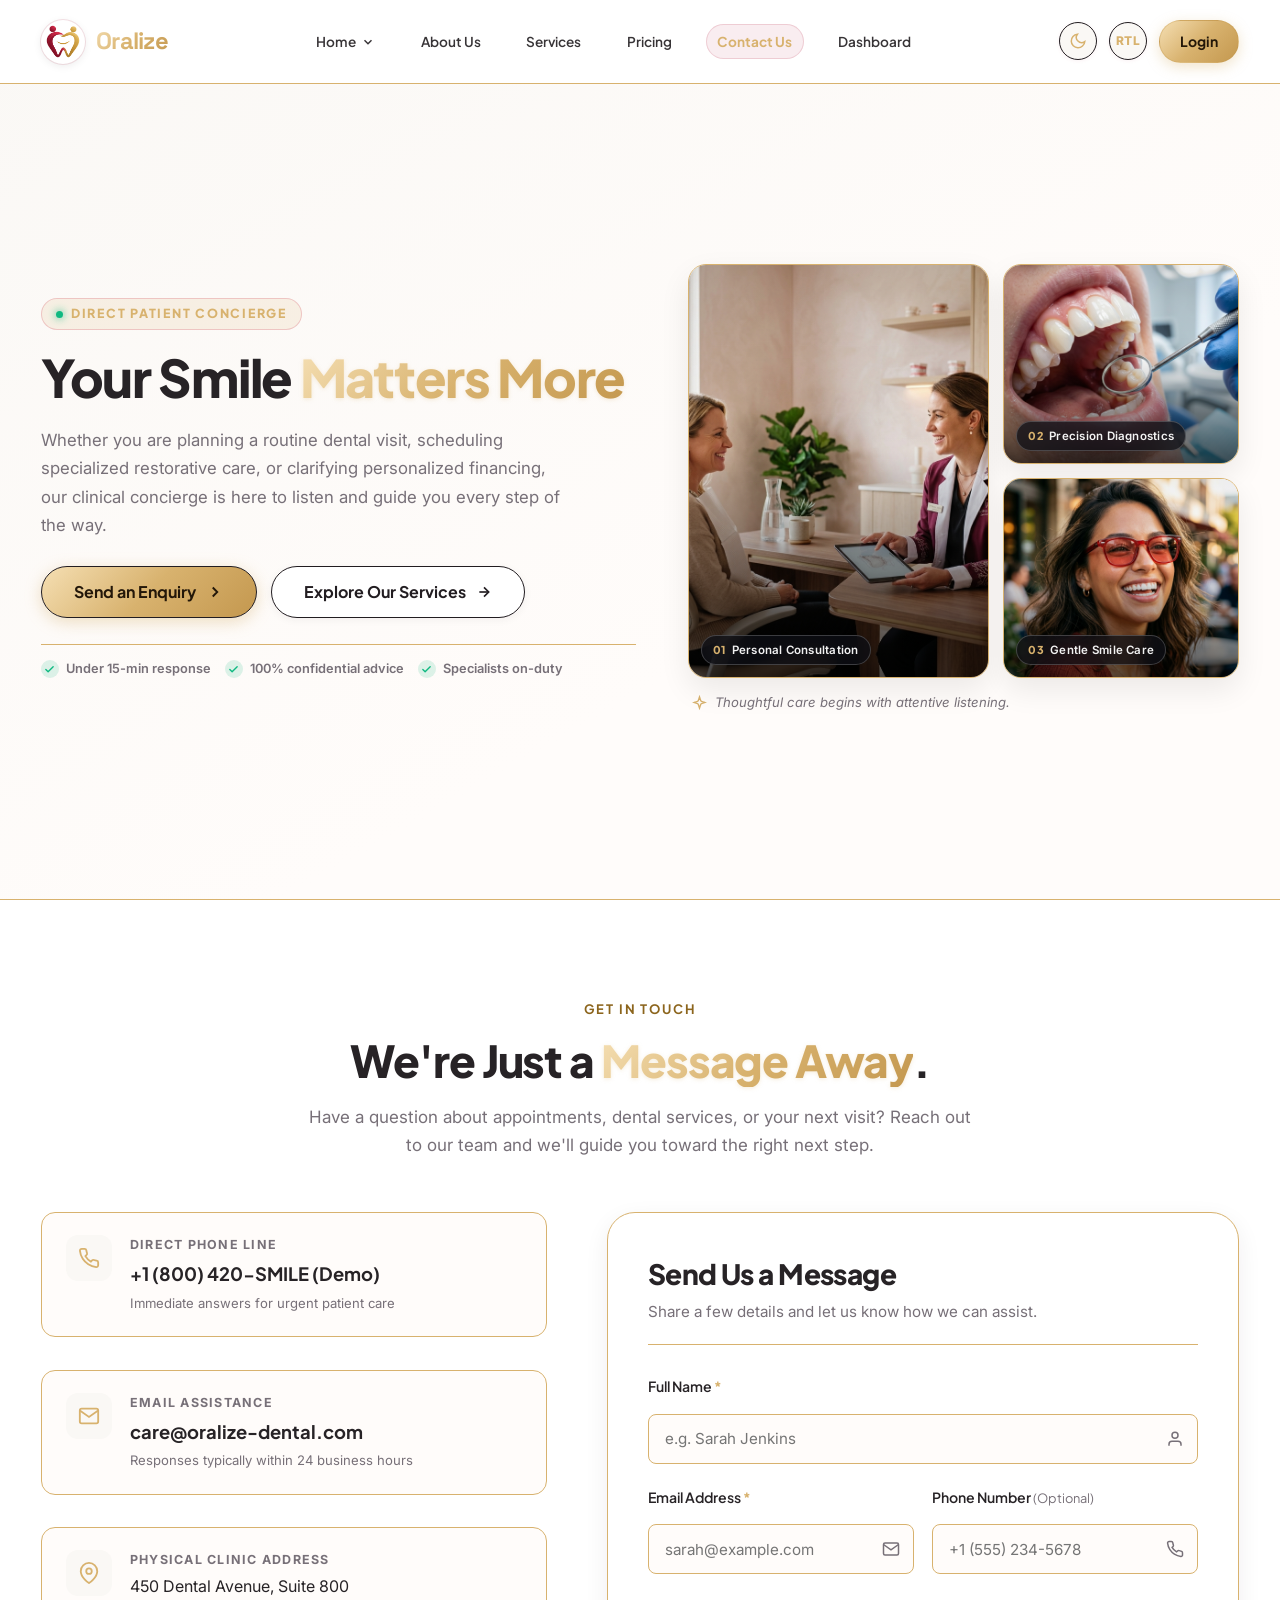
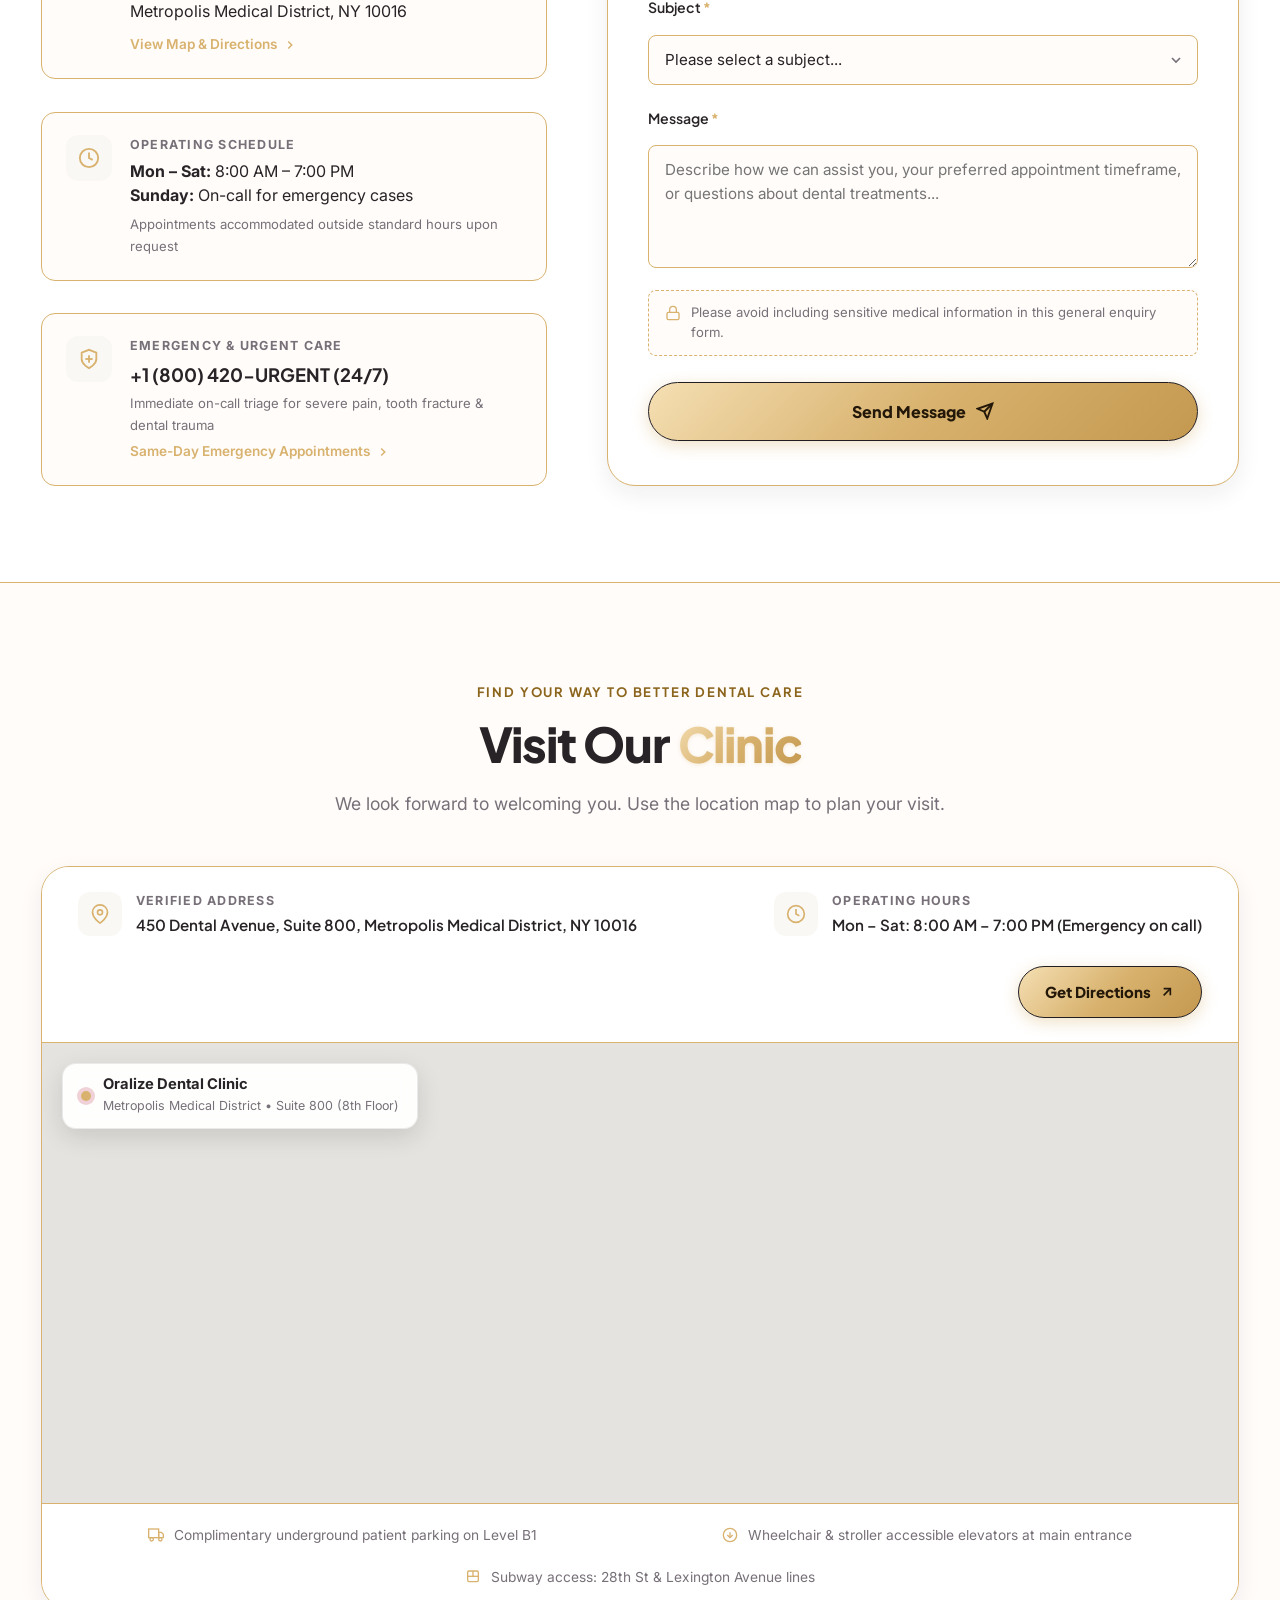
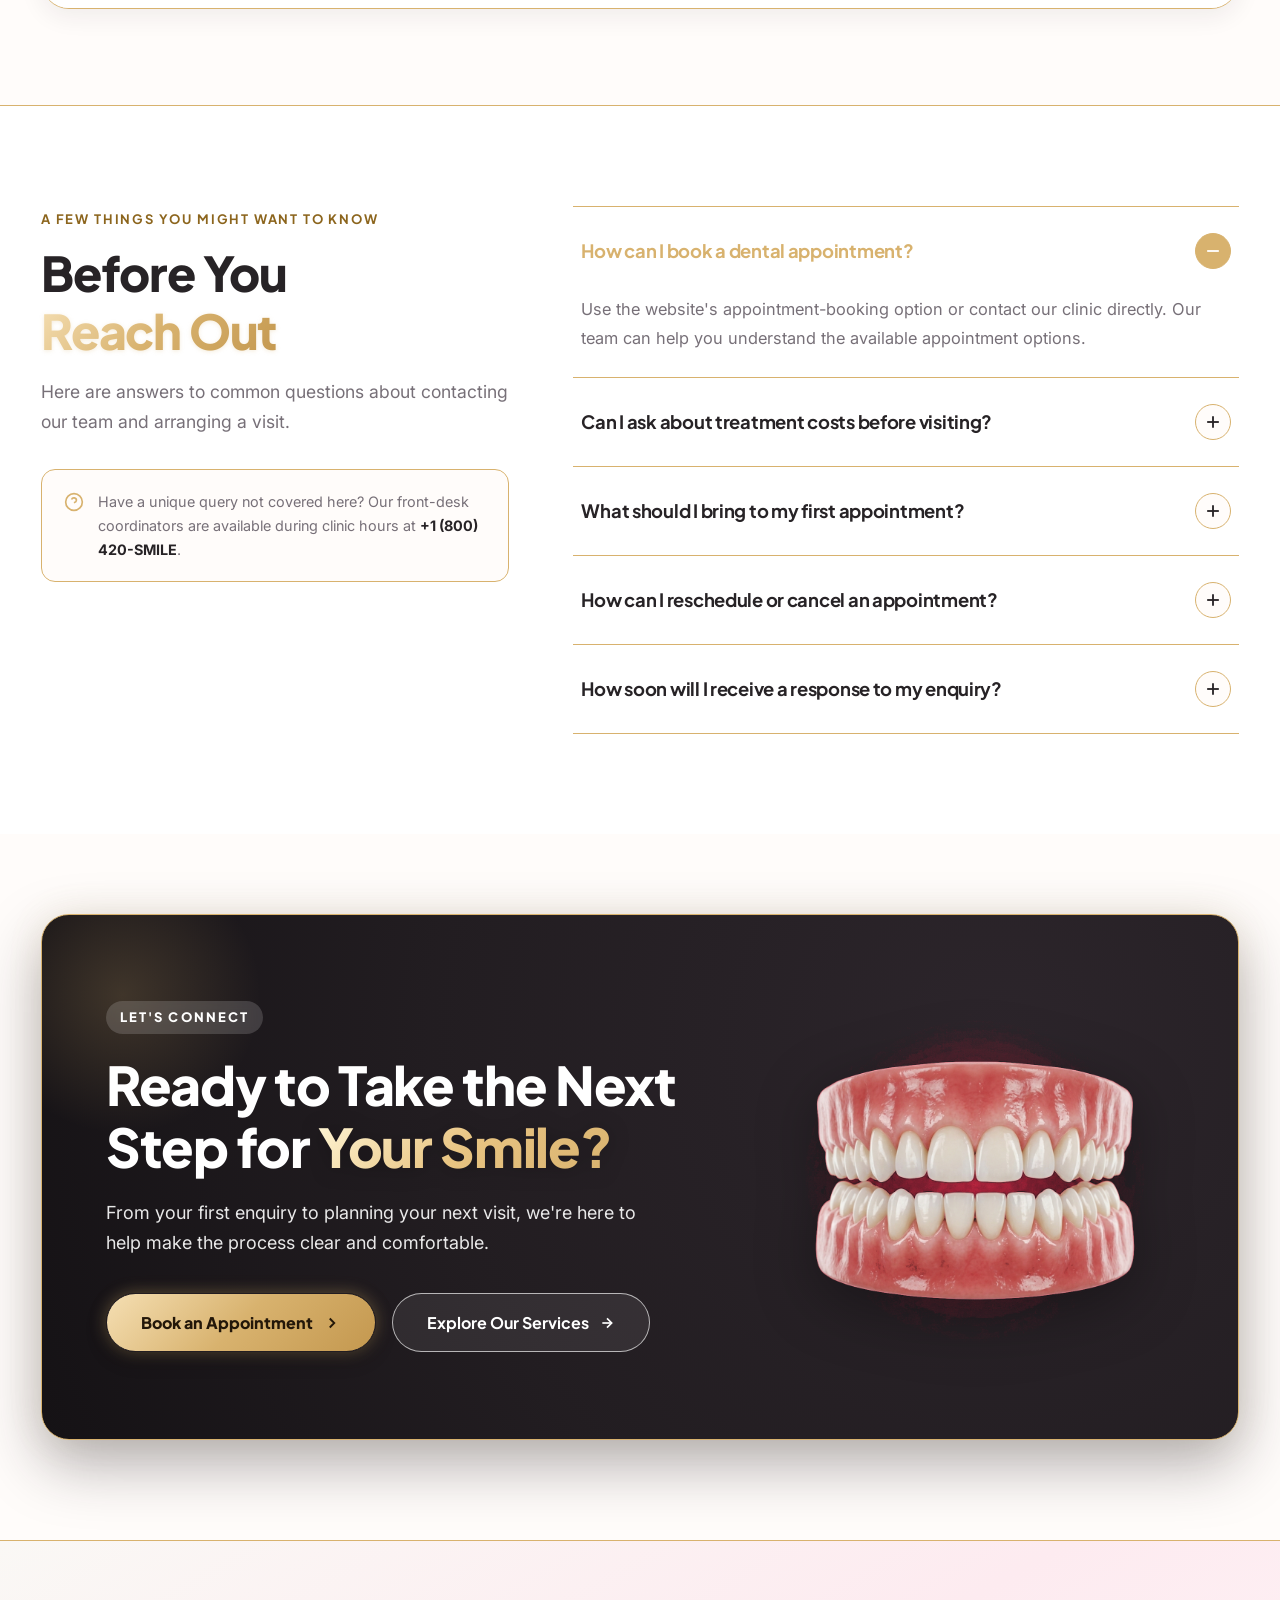
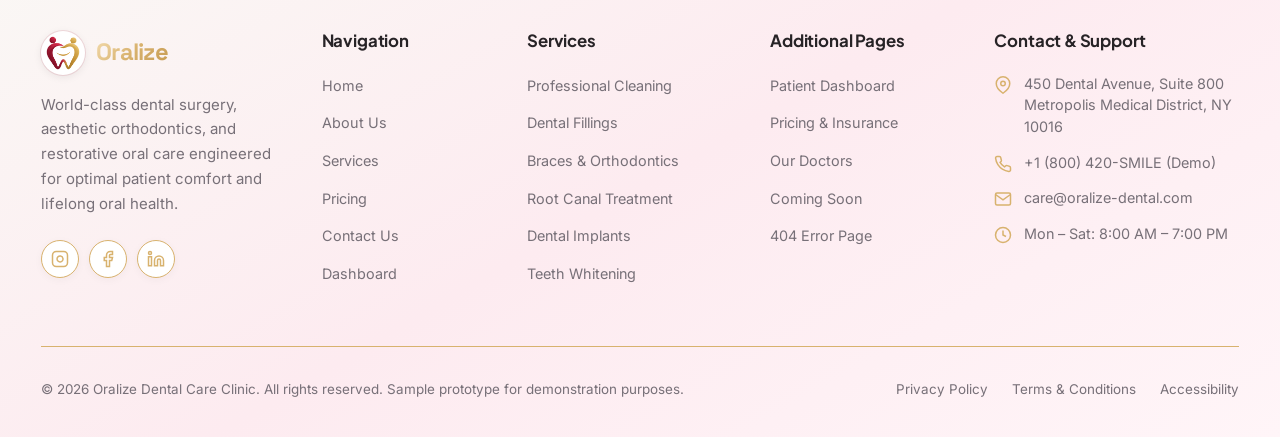
<file: contact.html>
<!DOCTYPE html>
<html lang="en" dir="ltr">

<head>
  <meta charset="UTF-8">
  <meta name="viewport" content="width=device-width, initial-scale=1.0">
  <meta name="description"
    content="Contact Oralize Dental Clinic & Oral Care. Reach out for appointments, general enquiries, pricing questions, or visit our Metropolis Medical District clinic.">
  <meta name="keywords"
    content="contact dentist, dental clinic contact, oralize appointment, dental enquiry, metropolis dental clinic, dentist hours">
  <meta name="author" content="Oralize Dental Center">
  <title>Contact Us — Oralize Dental Clinic & Oral Care</title>

  <link rel="icon" type="image/png" href="assets/images/logo.png">

  <link rel="stylesheet" href="index.css">
  <link rel="stylesheet" href="contact.css">
</head>

<body>

  <header class="site-header is-light" id="site-header">
    <div class="container-wide header-inner">
      <a href="index.html" class="brand-logo" aria-label="Oralize Dental Home">
        <span class="brand-logo-icon">
          <img src="assets/images/logo.png" alt="Oralize Dental Logo" class="brand-logo-img" width="38" height="38">
        </span>
        <span>Oralize</span>
      </a>

      <nav class="nav-menu" id="primary-nav" aria-label="Main Navigation">
        <div class="nav-item nav-item-dropdown">
          <a href="index.html" class="nav-link dropdown-trigger" aria-haspopup="true" aria-expanded="false">
            <span>Home</span>
            <svg class="dropdown-arrow" viewBox="0 0 24 24" fill="none" stroke="currentColor" stroke-width="2.5">
              <polyline points="6 9 12 15 18 9" />
            </svg>
          </a>
          <div class="dropdown-menu">
            <a href="index.html" class="dropdown-link">
              <span>Home 1</span>
              <span class="dropdown-tag">Reference</span>
            </a>
            <a href="home2.html" class="dropdown-link">
              <span>Home 2</span>
              <span class="dropdown-tag">Modern</span>
            </a>
          </div>
        </div>

        <div class="nav-item">
          <a href="about.html" class="nav-link">About Us</a>
        </div>

        <div class="nav-item">
          <a href="services.html" class="nav-link">Services</a>
        </div>

        <div class="nav-item">
          <a href="pricing.html" class="nav-link">Pricing</a>
        </div>

        <div class="nav-item">
          <a href="contact.html" class="nav-link active" aria-current="page">Contact Us</a>
        </div>

        <div class="nav-item">
          <a href="dashboard.html" class="nav-link">Dashboard</a>
        </div>

        <div class="nav-item nav-item-mobile-login">
          <a href="login.html" class="btn btn-primary nav-mobile-login-btn">
            <span>Login</span>
            <svg width="18" height="18" viewBox="0 0 24 24" fill="none" stroke="currentColor" stroke-width="2.2"
              aria-hidden="true">
              <path d="M15 3h4a2 2 0 0 1 2 2v14a2 2 0 0 1-2 2h-4" />
              <polyline points="10 17 15 12 10 7" />
              <line x1="15" y1="12" x2="3" y2="12" />
            </svg>
          </a>
        </div>
      </nav>

      <div class="header-actions">
        <button type="button" class="header-icon-btn theme-toggle" aria-label="Switch Theme" title="Switch Theme">
          <span class="theme-icon">
            <svg width="18" height="18" viewBox="0 0 24 24" fill="none" stroke="currentColor" stroke-width="2">
              <path d="M21 12.79A9 9 0 1 1 11.21 3 7 7 0 0 0 21 12.79z" />
            </svg>
          </span>
        </button>

        <button type="button" class="header-icon-btn rtl-toggle" aria-label="Toggle RTL Direction"
          title="Toggle RTL Direction">
          <span class="rtl-label" style="font-size: 0.75rem; font-weight: 800;">RTL</span>
        </button>

        <a href="login.html" class="btn header-login-btn">
          <span>Login</span>
        </a>

        <button type="button" class="mobile-nav-toggle" aria-label="Toggle Navigation Menu" aria-expanded="false"
          aria-controls="primary-nav">
          <span></span>
          <span></span>
          <span></span>
        </button>
      </div>
    </div>
  </header>

  <main id="main-content">
    <section class="contact-hero" aria-label="Contact Oralize Introduction">
      <div class="container-wide">
        <div class="contact-hero-grid">
          <div class="contact-hero-content">
            <div class="eyebrow contact-hero-eyebrow">
              <span class="contact-pulse-dot" aria-hidden="true"></span>
              <span>Direct Patient Concierge</span>
            </div>

            <h1 class="contact-hero-title">
              Your Smile <span class="highlight-champagne">Matters More</span>
            </h1>

            <p class="contact-hero-desc">
              Whether you are planning a routine dental visit, scheduling specialized restorative care, or clarifying
              personalized financing, our clinical concierge is here to listen and guide you every step of the way.
            </p>

            <div class="contact-hero-actions">
              <a href="#inquiry-form-section" class="btn btn-primary btn-lg" id="hero-inquiry-btn">
                <span>Send an Enquiry</span>
                <svg width="18" height="18" viewBox="0 0 24 24" fill="none" stroke="currentColor" stroke-width="2.5"
                  aria-hidden="true">
                  <polyline points="9 18 15 12 9 6" />
                </svg>
              </a>

              <a href="services.html" class="btn btn-outline btn-lg">
                <span>Explore Our Services</span>
                <svg width="16" height="16" viewBox="0 0 24 24" fill="none" stroke="currentColor" stroke-width="2.5"
                  aria-hidden="true">
                  <line x1="5" y1="12" x2="19" y2="12" />
                  <polyline points="12 5 19 12 12 19" />
                </svg>
              </a>
            </div>

            <div class="contact-hero-trust-strip">
              <div class="contact-trust-item">
                <span class="trust-icon-dot" aria-hidden="true">
                  <svg class="lucide lucide-check" width="11" height="11" viewBox="0 0 24 24" fill="none"
                    stroke="currentColor" stroke-width="3" stroke-linecap="round" stroke-linejoin="round">
                    <polyline points="20 6 9 17 4 12" />
                  </svg>
                </span>
                <span>Under 15-min response</span>
              </div>
              <div class="contact-trust-item">
                <span class="trust-icon-dot" aria-hidden="true">
                  <svg class="lucide lucide-check" width="11" height="11" viewBox="0 0 24 24" fill="none"
                    stroke="currentColor" stroke-width="3" stroke-linecap="round" stroke-linejoin="round">
                    <polyline points="20 6 9 17 4 12" />
                  </svg>
                </span>
                <span>100% confidential advice</span>
              </div>
              <div class="contact-trust-item">
                <span class="trust-icon-dot" aria-hidden="true">
                  <svg class="lucide lucide-check" width="11" height="11" viewBox="0 0 24 24" fill="none"
                    stroke="currentColor" stroke-width="3" stroke-linecap="round" stroke-linejoin="round">
                    <polyline points="20 6 9 17 4 12" />
                  </svg>
                </span>
                <span>Specialists on-duty</span>
              </div>
            </div>
          </div>

          <div class="contact-hero-visual" aria-label="Oralize Clinical Experience">
            <div class="contact-hero-triptych">
              <div class="contact-triptych-card card-tall">
                <div class="triptych-img-wrap">
                  <img src="assets/images/contact_hero_consultation.jpg"
                    alt="Female dentist warmly consulting with a smiling patient in a bright, modern suite"
                    class="triptych-img" loading="eager" fetchpriority="high" width="480" height="560">
                  <div class="triptych-scrim" aria-hidden="true"></div>
                </div>
                <div class="triptych-badge">
                  <span class="triptych-badge-num">01</span>
                  <span class="triptych-badge-label">Personal Consultation</span>
                </div>
              </div>

              <div class="contact-triptych-card card-wide">
                <div class="triptych-img-wrap">
                  <img src="assets/images/contact_hero_teeth_exam.jpg"
                    alt="Modern precision dental diagnostic examination" class="triptych-img" loading="eager"
                    width="360" height="260">
                  <div class="triptych-scrim" aria-hidden="true"></div>
                </div>
                <div class="triptych-badge">
                  <span class="triptych-badge-num">02</span>
                  <span class="triptych-badge-label">Precision Diagnostics</span>
                </div>
              </div>

              <div class="contact-triptych-card card-wide">
                <div class="triptych-img-wrap">
                  <img src="assets/images/about_smile_stylish.jpg"
                    alt="Smiling, confident dental patient after gentle care" class="triptych-img" loading="eager"
                    width="360" height="260">
                  <div class="triptych-scrim" aria-hidden="true"></div>
                </div>
                <div class="triptych-badge">
                  <span class="triptych-badge-num">03</span>
                  <span class="triptych-badge-label">Gentle Smile Care</span>
                </div>
              </div>
            </div>

            <div class="contact-hero-caption">
              <svg class="lucide lucide-sparkles" width="15" height="15" viewBox="0 0 24 24" fill="none"
                stroke="currentColor" stroke-width="2.2" aria-hidden="true">
                <path
                  d="m12 3-1.912 5.813a2 2 0 0 1-1.275 1.275L3 12l5.813 1.912a2 2 0 0 1 1.275 1.275L12 21l1.912-5.813a2 2 0 0 1 1.275-1.275L21 12l-5.813-1.912a2 2 0 0 1-1.275-1.275L12 3Z" />
              </svg>
              <span>Thoughtful care begins with attentive listening.</span>
            </div>
          </div>
        </div>
      </div>
    </section>

    <section class="contact-section" id="inquiry-form-section" aria-label="Contact Information and Inquiry Form">
      <div class="container-wide">
        <div class="section-header contact-section-header">
          <div class="eyebrow contact-eyebrow">GET IN TOUCH</div>
          <h2 class="contact-info-heading">We're Just a <span class="highlight-champagne">Message Away</span>.</h2>
          <p class="contact-info-desc">
            Have a question about appointments, dental services, or your next visit? Reach out to our team and we'll
            guide you toward the right next step.
          </p>
        </div>

        <div class="contact-grid">

          <div class="contact-info-panel">
            <div class="contact-cards-list">

              <div class="contact-card">
                <div class="contact-card-icon" aria-hidden="true">
                  <svg width="22" height="22" viewBox="0 0 24 24" fill="none" stroke="currentColor" stroke-width="2">
                    <path
                      d="M22 16.92v3a2 2 0 0 1-2.18 2 19.79 19.79 0 0 1-8.63-3.07 19.5 19.5 0 0 1-6-6 19.79 19.79 0 0 1-3.07-8.67A2 2 0 0 1 4.11 2h3a2 2 0 0 1 2 1.72 12.84 12.84 0 0 0 .7 2.81 2 2 0 0 1-.45 2.11L8.09 9.91a16 16 0 0 0 6 6l1.27-1.27a2 2 0 0 1 2.11-.45 12.84 12.84 0 0 0 2.81.7A2 2 0 0 1 22 16.92z" />
                  </svg>
                </div>
                <div class="contact-card-body">
                  <span class="contact-card-label">Direct Phone Line</span>
                  <a href="tel:+18004207645" class="contact-card-link"
                    aria-label="Call Oralize clinic at +1 (800) 420-SMILE">
                    +1 (800) 420-SMILE (Demo)
                  </a>
                  <p class="contact-card-sub">Immediate answers for urgent patient care</p>
                </div>
              </div>

              <div class="contact-card">
                <div class="contact-card-icon" aria-hidden="true">
                  <svg width="22" height="22" viewBox="0 0 24 24" fill="none" stroke="currentColor" stroke-width="2">
                    <path d="M4 4h16c1.1 0 2 .9 2 2v12c0 1.1-.9 2-2 2H4c-1.1 0-2-.9-2-2V6c0-1.1.9-2 2-2z" />
                    <polyline points="22,6 12,13 2,6" />
                  </svg>
                </div>
                <div class="contact-card-body">
                  <span class="contact-card-label">Email Assistance</span>
                  <a href="mailto:care@oralize-dental.com" class="contact-card-link"
                    aria-label="Email Oralize team at care@oralize-dental.com">
                    care@oralize-dental.com
                  </a>
                  <p class="contact-card-sub">Responses typically within 24 business hours</p>
                </div>
              </div>

              <div class="contact-card">
                <div class="contact-card-icon" aria-hidden="true">
                  <svg width="22" height="22" viewBox="0 0 24 24" fill="none" stroke="currentColor" stroke-width="2">
                    <path d="M21 10c0 7-9 13-9 13s-9-6-9-13a9 9 0 0 1 18 0z" />
                    <circle cx="12" cy="10" r="3" />
                  </svg>
                </div>
                <div class="contact-card-body">
                  <span class="contact-card-label">Physical Clinic Address</span>
                  <address class="contact-card-text">
                    450 Dental Avenue, Suite 800<br>
                    Metropolis Medical District, NY 10016
                  </address>
                  <a href="#clinic-location-section" class="contact-card-action-link" id="scroll-to-map-link">
                    <span>View Map & Directions</span>
                    <svg width="14" height="14" viewBox="0 0 24 24" fill="none" stroke="currentColor" stroke-width="2.5"
                      aria-hidden="true">
                      <polyline points="9 18 15 12 9 6" />
                    </svg>
                  </a>
                </div>
              </div>

              <div class="contact-card">
                <div class="contact-card-icon" aria-hidden="true">
                  <svg width="22" height="22" viewBox="0 0 24 24" fill="none" stroke="currentColor" stroke-width="2">
                    <circle cx="12" cy="12" r="10" />
                    <polyline points="12 6 12 12 16 14" />
                  </svg>
                </div>
                <div class="contact-card-body">
                  <span class="contact-card-label">Operating Schedule</span>
                  <div class="contact-card-text">
                    <strong>Mon – Sat:</strong> 8:00 AM – 7:00 PM<br>
                    <strong>Sunday:</strong> On-call for emergency cases
                  </div>
                  <p class="contact-card-sub">Appointments accommodated outside standard hours upon request</p>
                </div>
              </div>

              <div class="contact-card">
                <div class="contact-card-icon" aria-hidden="true">
                  <svg width="22" height="22" viewBox="0 0 24 24" fill="none" stroke="currentColor" stroke-width="2">
                    <path d="M12 22s8-4 8-10V5l-8-3-8 3v7c0 6 8 10 8 10z" />
                    <path d="M12 8v8" />
                    <path d="M8 12h8" />
                  </svg>
                </div>
                <div class="contact-card-body">
                  <span class="contact-card-label">Emergency & Urgent Care</span>
                  <a href="tel:+18004209111" class="contact-card-link"
                    aria-label="Call Oralize 24/7 dental emergency triage helpline">
                    +1 (800) 420-URGENT (24/7)
                  </a>
                  <p class="contact-card-sub">Immediate on-call triage for severe pain, tooth fracture & dental trauma
                  </p>
                  <a href="tel:+18004209111" class="contact-card-action-link">
                    <span>Same-Day Emergency Appointments</span>
                    <svg width="14" height="14" viewBox="0 0 24 24" fill="none" stroke="currentColor" stroke-width="2.5"
                      aria-hidden="true">
                      <polyline points="9 18 15 12 9 6" />
                    </svg>
                  </a>
                </div>
              </div>

            </div>
          </div>

          <div class="contact-form-panel">
            <div class="contact-form-wrapper">
              <div class="contact-form-header">
                <h3 class="contact-form-title">Send Us a Message</h3>
                <p class="contact-form-intro">Share a few details and let us know how we can assist.</p>
              </div>

              <div id="form-feedback" class="form-feedback-alert" role="status" aria-live="polite"
                style="display: none;"></div>

              <form id="contact-inquiry-form" class="inquiry-form" novalidate>
                <div class="form-group">
                  <label for="contact-name" class="form-label">
                    Full Name <span class="required-star" aria-hidden="true">*</span>
                  </label>
                  <div class="input-icon-wrap">
                    <input type="text" id="contact-name" name="name" class="form-control"
                      placeholder="e.g. Sarah Jenkins" required autocomplete="name" aria-required="true">
                    <span class="input-icon" aria-hidden="true">
                      <svg width="18" height="18" viewBox="0 0 24 24" fill="none" stroke="currentColor"
                        stroke-width="2">
                        <path d="M20 21v-2a4 4 0 0 0-4-4H8a4 4 0 0 0-4 4v2" />
                        <circle cx="12" cy="7" r="4" />
                      </svg>
                    </span>
                  </div>
                  <div class="field-error" id="name-error" aria-live="polite"></div>
                </div>

                <div class="form-row-2">
                  <div class="form-group">
                    <label for="contact-email" class="form-label">
                      Email Address <span class="required-star" aria-hidden="true">*</span>
                    </label>
                    <div class="input-icon-wrap">
                      <input type="email" id="contact-email" name="email" class="form-control"
                        placeholder="sarah@example.com" required autocomplete="email" aria-required="true">
                      <span class="input-icon" aria-hidden="true">
                        <svg width="18" height="18" viewBox="0 0 24 24" fill="none" stroke="currentColor"
                          stroke-width="2">
                          <path d="M4 4h16c1.1 0 2 .9 2 2v12c0 1.1-.9 2-2 2H4c-1.1 0-2-.9-2-2V6c0-1.1.9-2 2-2z" />
                          <polyline points="22,6 12,13 2,6" />
                        </svg>
                      </span>
                    </div>
                    <div class="field-error" id="email-error" aria-live="polite"></div>
                  </div>

                  <div class="form-group">
                    <label for="contact-phone" class="form-label">
                      Phone Number <span class="optional-tag">(Optional)</span>
                    </label>
                    <div class="input-icon-wrap">
                      <input type="tel" id="contact-phone" name="phone" class="form-control"
                        placeholder="+1 (555) 234-5678" autocomplete="tel">
                      <span class="input-icon" aria-hidden="true">
                        <svg width="18" height="18" viewBox="0 0 24 24" fill="none" stroke="currentColor"
                          stroke-width="2">
                          <path
                            d="M22 16.92v3a2 2 0 0 1-2.18 2 19.79 19.79 0 0 1-8.63-3.07 19.5 19.5 0 0 1-6-6 19.79 19.79 0 0 1-3.07-8.67A2 2 0 0 1 4.11 2h3a2 2 0 0 1 2 1.72 12.84 12.84 0 0 0 .7 2.81 2 2 0 0 1-.45 2.11L8.09 9.91a16 16 0 0 0 6 6l1.27-1.27a2 2 0 0 1 2.11-.45 12.84 12.84 0 0 0 2.81.7A2 2 0 0 1 22 16.92z" />
                        </svg>
                      </span>
                    </div>
                    <div class="field-error" id="phone-error" aria-live="polite"></div>
                  </div>
                </div>

                <div class="form-group">
                  <label for="contact-subject" class="form-label">
                    Subject <span class="required-star" aria-hidden="true">*</span>
                  </label>
                  <div class="select-wrapper">
                    <select id="contact-subject" name="subject" class="form-control" required aria-required="true">
                      <option value="" disabled selected>Please select a subject...</option>
                      <option value="General Enquiry">General Enquiry</option>
                      <option value="Appointment Request">Appointment Request</option>
                      <option value="Dental Services">Dental Services</option>
                      <option value="Pricing Question">Pricing Question</option>
                      <option value="Other">Other</option>
                    </select>
                    <span class="select-arrow" aria-hidden="true">
                      <svg width="16" height="16" viewBox="0 0 24 24" fill="none" stroke="currentColor"
                        stroke-width="2.5">
                        <polyline points="6 9 12 15 18 9" />
                      </svg>
                    </span>
                  </div>
                  <div class="field-error" id="subject-error" aria-live="polite"></div>
                </div>

                <div class="form-group">
                  <label for="contact-message" class="form-label">
                    Message <span class="required-star" aria-hidden="true">*</span>
                  </label>
                  <textarea id="contact-message" name="message" class="form-control" rows="4"
                    placeholder="Describe how we can assist you, your preferred appointment timeframe, or questions about dental treatments..."
                    required aria-required="true"></textarea>
                  <div class="field-error" id="message-error" aria-live="polite"></div>
                </div>

                <div class="form-privacy-note">
                  <svg width="16" height="16" viewBox="0 0 24 24" fill="none" stroke="currentColor" stroke-width="2"
                    aria-hidden="true">
                    <rect x="3" y="11" width="18" height="11" rx="2" ry="2" />
                    <path d="M7 11V7a5 5 0 0 1 10 0v4" />
                  </svg>
                  <span>Please avoid including sensitive medical information in this general enquiry form.</span>
                </div>

                <button type="submit" class="btn btn-primary btn-lg submit-inquiry-btn" id="contact-submit-btn">
                  <span class="btn-text">Send Message</span>
                  <span class="btn-spinner" aria-hidden="true" style="display: none;">
                    <svg class="spinner-svg" viewBox="0 0 50 50">
                      <circle class="path" cx="25" cy="25" r="20" fill="none" stroke-width="5"></circle>
                    </svg>
                  </span>
                  <svg class="btn-arrow-icon" width="18" height="18" viewBox="0 0 24 24" fill="none"
                    stroke="currentColor" stroke-width="2.5" aria-hidden="true">
                    <line x1="22" y1="2" x2="11" y2="13" />
                    <polygon points="22 2 15 22 11 13 2 9 22 2" />
                  </svg>
                </button>
              </form>
            </div>
          </div>

        </div>
      </div>
    </section>

    <section class="location-section" id="clinic-location-section" aria-label="Interactive Clinic Location Map">
      <div class="container-wide">
        <div class="section-heading-wrap">
          <div class="eyebrow location-eyebrow">FIND YOUR WAY TO BETTER DENTAL CARE</div>
          <h2 class="location-title">Visit Our <span class="highlight-champagne">Clinic</span></h2>
          <p class="location-subtitle">
            We look forward to welcoming you. Use the location map to plan your visit.
          </p>
        </div>

        <div class="location-card-container">
          <div class="location-info-bar">
            <div class="location-info-item">
              <span class="info-item-icon" aria-hidden="true">
                <svg width="20" height="20" viewBox="0 0 24 24" fill="none" stroke="currentColor" stroke-width="2">
                  <path d="M21 10c0 7-9 13-9 13s-9-6-9-13a9 9 0 0 1 18 0z" />
                  <circle cx="12" cy="10" r="3" />
                </svg>
              </span>
              <div>
                <span class="info-item-label">Verified Address</span>
                <span class="info-item-value">450 Dental Avenue, Suite 800, Metropolis Medical District, NY 10016</span>
              </div>
            </div>

            <div class="location-info-item">
              <span class="info-item-icon" aria-hidden="true">
                <svg width="20" height="20" viewBox="0 0 24 24" fill="none" stroke="currentColor" stroke-width="2">
                  <circle cx="12" cy="12" r="10" />
                  <polyline points="12 6 12 12 16 14" />
                </svg>
              </span>
              <div>
                <span class="info-item-label">Operating Hours</span>
                <span class="info-item-value">Mon – Sat: 8:00 AM – 7:00 PM (Emergency on call)</span>
              </div>
            </div>

            <div class="location-info-item location-action-item">
              <a href="https://www.google.com/maps/search/?api=1&query=450+Dental+Avenue+Metropolis+Medical+District+NY+10016"
                target="_blank" rel="noopener noreferrer" class="btn btn-primary location-directions-btn"
                id="get-directions-btn">
                <span>Get Directions</span>
                <svg width="16" height="16" viewBox="0 0 24 24" fill="none" stroke="currentColor" stroke-width="2.5"
                  aria-hidden="true">
                  <line x1="7" y1="17" x2="17" y2="7" />
                  <polyline points="7 7 17 7 17 17" />
                </svg>
              </a>
            </div>
          </div>

          <div class="map-wrapper" id="map-frame-container">
            <iframe class="clinic-map-iframe"
              title="Oralize Dental Clinic Location Map at 450 Dental Avenue, Metropolis Medical District"
              src="https://www.openstreetmap.org/export/embed.html?bbox=-73.988%2C40.742%2C-73.974%2C40.752&amp;layer=mapnik&amp;marker=40.7470%2C-73.9810"
              width="100%" height="450" style="border:0;" loading="lazy"></iframe>

            <div class="map-floating-badge" aria-hidden="true">
              <div class="badge-dot"></div>
              <div>
                <strong>Oralize Dental Clinic</strong>
                <p>Metropolis Medical District • Suite 800 (8th Floor)</p>
              </div>
            </div>
          </div>

          <div class="location-transit-footer">
            <div class="transit-pill">
              <svg width="16" height="16" viewBox="0 0 24 24" fill="none" stroke="currentColor" stroke-width="2"
                aria-hidden="true">
                <rect x="1" y="3" width="15" height="13" />
                <polygon points="16 8 20 8 23 11 23 16 16 16 16 8" />
                <circle cx="5.5" cy="18.5" r="2.5" />
                <circle cx="18.5" cy="18.5" r="2.5" />
              </svg>
              <span>Complimentary underground patient parking on Level B1</span>
            </div>
            <div class="transit-pill">
              <svg width="16" height="16" viewBox="0 0 24 24" fill="none" stroke="currentColor" stroke-width="2"
                aria-hidden="true">
                <circle cx="12" cy="12" r="10" />
                <path d="M12 8v8" />
                <path d="m8 12 4 4 4-4" />
              </svg>
              <span>Wheelchair & stroller accessible elevators at main entrance</span>
            </div>
            <div class="transit-pill">
              <svg width="16" height="16" viewBox="0 0 24 24" fill="none" stroke="currentColor" stroke-width="2"
                aria-hidden="true">
                <rect x="4" y="3" width="16" height="16" rx="2" />
                <path d="M4 11h16" />
                <path d="M12 3v8" />
              </svg>
              <span>Subway access: 28th St & Lexington Avenue lines</span>
            </div>
          </div>
        </div>
      </div>
    </section>

    <section class="faq-section" id="faq-section" aria-label="Frequently Asked Questions">
      <div class="container-wide">
        <div class="faq-editorial-grid">

          <div class="faq-editorial-intro">
            <div class="eyebrow faq-eyebrow">A FEW THINGS YOU MIGHT WANT TO KNOW</div>
            <h2 class="faq-main-heading">Before You <span class="highlight-champagne">Reach Out</span></h2>
            <p class="faq-intro-text">
              Here are answers to common questions about contacting our team and arranging a visit.
            </p>

            <div class="faq-editorial-note">
              <div class="faq-note-icon" aria-hidden="true">
                <svg width="20" height="20" viewBox="0 0 24 24" fill="none" stroke="currentColor" stroke-width="2">
                  <circle cx="12" cy="12" r="10" />
                  <path d="M9.09 9a3 3 0 0 1 5.83 1c0 2-3 3-3 3" />
                  <line x1="12" y1="17" x2="12.01" y2="17" />
                </svg>
              </div>
              <p>
                Have a unique query not covered here? Our front-desk coordinators are available during clinic hours at
                <strong>+1 (800) 420-SMILE</strong>.
              </p>
            </div>
          </div>

          <div class="faq-accordion-container" id="contact-faq-accordion">

            <div class="faq-item is-open">
              <button type="button" class="faq-trigger" aria-expanded="true" aria-controls="faq-answer-1"
                id="faq-btn-1">
                <span class="faq-question-text">How can I book a dental appointment?</span>
                <span class="faq-icon-wrap" aria-hidden="true">
                  <svg class="faq-icon" width="20" height="20" viewBox="0 0 24 24" fill="none" stroke="currentColor"
                    stroke-width="2.2">
                    <line x1="12" y1="5" x2="12" y2="19" class="faq-vertical-line" />
                    <line x1="5" y1="12" x2="19" y2="12" />
                  </svg>
                </span>
              </button>
              <div class="faq-panel" id="faq-answer-1" role="region" aria-labelledby="faq-btn-1">
                <div class="faq-body">
                  <p>
                    Use the website's appointment-booking option or contact our clinic directly. Our team can help you
                    understand the available appointment options.
                  </p>
                </div>
              </div>
            </div>

            <div class="faq-item">
              <button type="button" class="faq-trigger" aria-expanded="false" aria-controls="faq-answer-2"
                id="faq-btn-2">
                <span class="faq-question-text">Can I ask about treatment costs before visiting?</span>
                <span class="faq-icon-wrap" aria-hidden="true">
                  <svg class="faq-icon" width="20" height="20" viewBox="0 0 24 24" fill="none" stroke="currentColor"
                    stroke-width="2.2">
                    <line x1="12" y1="5" x2="12" y2="19" class="faq-vertical-line" />
                    <line x1="5" y1="12" x2="19" y2="12" />
                  </svg>
                </span>
              </button>
              <div class="faq-panel" id="faq-answer-2" role="region" aria-labelledby="faq-btn-2" hidden>
                <div class="faq-body">
                  <p>
                    Yes. You can contact our team with pricing questions. Final treatment costs depend on the
                    recommended care and individual clinical assessment.
                  </p>
                </div>
              </div>
            </div>

            <div class="faq-item">
              <button type="button" class="faq-trigger" aria-expanded="false" aria-controls="faq-answer-3"
                id="faq-btn-3">
                <span class="faq-question-text">What should I bring to my first appointment?</span>
                <span class="faq-icon-wrap" aria-hidden="true">
                  <svg class="faq-icon" width="20" height="20" viewBox="0 0 24 24" fill="none" stroke="currentColor"
                    stroke-width="2.2">
                    <line x1="12" y1="5" x2="12" y2="19" class="faq-vertical-line" />
                    <line x1="5" y1="12" x2="19" y2="12" />
                  </svg>
                </span>
              </button>
              <div class="faq-panel" id="faq-answer-3" role="region" aria-labelledby="faq-btn-3" hidden>
                <div class="faq-body">
                  <p>
                    If available, bring relevant dental records, a list of medications, and any questions you would like
                    to discuss with your dental professional.
                  </p>
                </div>
              </div>
            </div>

            <div class="faq-item">
              <button type="button" class="faq-trigger" aria-expanded="false" aria-controls="faq-answer-4"
                id="faq-btn-4">
                <span class="faq-question-text">How can I reschedule or cancel an appointment?</span>
                <span class="faq-icon-wrap" aria-hidden="true">
                  <svg class="faq-icon" width="20" height="20" viewBox="0 0 24 24" fill="none" stroke="currentColor"
                    stroke-width="2.2">
                    <line x1="12" y1="5" x2="12" y2="19" class="faq-vertical-line" />
                    <line x1="5" y1="12" x2="19" y2="12" />
                  </svg>
                </span>
              </button>
              <div class="faq-panel" id="faq-answer-4" role="region" aria-labelledby="faq-btn-4" hidden>
                <div class="faq-body">
                  <p>
                    Contact the clinic using the verified phone number or the existing booking portal. Follow any
                    cancellation or rescheduling instructions provided when your appointment was arranged.
                  </p>
                </div>
              </div>
            </div>

            <div class="faq-item">
              <button type="button" class="faq-trigger" aria-expanded="false" aria-controls="faq-answer-5"
                id="faq-btn-5">
                <span class="faq-question-text">How soon will I receive a response to my enquiry?</span>
                <span class="faq-icon-wrap" aria-hidden="true">
                  <svg class="faq-icon" width="20" height="20" viewBox="0 0 24 24" fill="none" stroke="currentColor"
                    stroke-width="2.2">
                    <line x1="12" y1="5" x2="12" y2="19" class="faq-vertical-line" />
                    <line x1="5" y1="12" x2="19" y2="12" />
                  </svg>
                </span>
              </button>
              <div class="faq-panel" id="faq-answer-5" role="region" aria-labelledby="faq-btn-5" hidden>
                <div class="faq-body">
                  <p>
                    Our team will respond according to the clinic's actual contact and operating arrangements. Please
                    use the clinic's direct phone number for time-sensitive questions.
                  </p>
                </div>
              </div>
            </div>

          </div>
        </div>
      </div>
    </section>

    <section class="contact-cta-section" aria-label="Book or Explore Next Step">
      <div class="container-wide">
        <div class="contact-cta-wrapper" id="contact-cta-card">

          <div class="contact-cta-content">
            <div class="eyebrow eyebrow-white">LET'S CONNECT</div>

            <h2 class="contact-cta-title">
              Ready to Take the Next Step for <span class="highlight-champagne">Your Smile?</span>
            </h2>

            <p class="contact-cta-desc">
              From your first enquiry to planning your next visit, we're here to help make the process clear and
              comfortable.
            </p>

            <div class="contact-cta-actions">
              <button type="button" class="btn btn-white btn-lg btn-book-appointment"
                data-open-modal="appointment-modal">
                <span>Book an Appointment</span>
                <svg width="18" height="18" viewBox="0 0 24 24" fill="none" stroke="currentColor" stroke-width="2.5"
                  aria-hidden="true">
                  <polyline points="9 18 15 12 9 6" />
                </svg>
              </button>

              <a href="services.html" class="btn btn-outline-white btn-lg">
                <span>Explore Our Services</span>
                <svg width="16" height="16" viewBox="0 0 24 24" fill="none" stroke="currentColor" stroke-width="2.5"
                  aria-hidden="true">
                  <line x1="5" y1="12" x2="19" y2="12" />
                  <polyline points="12 5 19 12 12 19" />
                </svg>
              </a>
            </div>
          </div>

          <div class="contact-cta-visual">
            <img src="assets/images/hero_dental_teeth_transparent.png" alt="Anatomical 3D dental smile alignment visual"
              class="contact-cta-visual-img" loading="lazy" width="440" height="390">
          </div>

        </div>
      </div>
    </section>
  </main>

  <footer class="site-footer" id="site-footer">
    <div class="container-wide">
      <div class="footer-top-grid">
        <div class="footer-column footer-brand">
          <a href="index.html" class="brand-logo" aria-label="Oralize Dental Home">
            <span class="brand-logo-icon">
              <img src="assets/images/logo.png" alt="Oralize Dental Logo" class="brand-logo-img" width="38" height="38">
            </span>
            <span>Oralize</span>
          </a>
          <p>
            World-class dental surgery, aesthetic orthodontics, and restorative oral care engineered for optimal patient
            comfort and lifelong oral health.
          </p>
          <div class="footer-socials">
            <a href="https://instagram.com" class="social-link" aria-label="Instagram" target="_blank" rel="noopener">
              <svg width="18" height="18" viewBox="0 0 24 24" fill="none" stroke="currentColor" stroke-width="2">
                <rect x="2" y="2" width="20" height="20" rx="5" ry="5" />
                <path d="M16 11.37A4 4 0 1 1 12.63 8 4 4 0 0 1 16 11.37z" />
                <line x1="17.5" y1="6.5" x2="17.51" y2="6.5" />
              </svg>
            </a>
            <a href="https://facebook.com" class="social-link" aria-label="Facebook" target="_blank" rel="noopener">
              <svg width="18" height="18" viewBox="0 0 24 24" fill="none" stroke="currentColor" stroke-width="2">
                <path d="M18 2h-3a5 5 0 0 0-5 5v3H7v4h3v8h4v-8h3l1-4h-4V7a1 1 0 0 1 1-1h3z" />
              </svg>
            </a>
            <a href="https://linkedin.com" class="social-link" aria-label="LinkedIn" target="_blank" rel="noopener">
              <svg width="18" height="18" viewBox="0 0 24 24" fill="none" stroke="currentColor" stroke-width="2">
                <path d="M16 8a6 6 0 0 1 6 6v7h-4v-7a2 2 0 0 0-2-2 2 2 0 0 0-2 2v7h-4v-7a6 6 0 0 1 6-6z" />
                <rect x="2" y="9" width="4" height="12" />
                <circle cx="4" cy="4" r="2" />
              </svg>
            </a>
          </div>
        </div>

        <div class="footer-column">
          <h4>Navigation</h4>
          <ul class="footer-nav-list">
            <li><a href="index.html" class="footer-nav-link">Home</a></li>
            <li><a href="about.html" class="footer-nav-link">About Us</a></li>
            <li><a href="services.html" class="footer-nav-link">Services</a></li>
            <li><a href="pricing.html" class="footer-nav-link">Pricing</a></li>
            <li><a href="contact.html" class="footer-nav-link">Contact Us</a></li>
            <li><a href="dashboard.html" class="footer-nav-link">Dashboard</a></li>
          </ul>
        </div>

        <div class="footer-column">
          <h4>Services</h4>
          <ul class="footer-nav-list">
            <li><a href="services.html#cleaning" class="footer-nav-link">Professional Cleaning</a></li>
            <li><a href="services.html#fillings" class="footer-nav-link">Dental Fillings</a></li>
            <li><a href="services.html#orthodontics" class="footer-nav-link">Braces & Orthodontics</a></li>
            <li><a href="services.html#rootcanal" class="footer-nav-link">Root Canal Treatment</a></li>
            <li><a href="services.html#implants" class="footer-nav-link">Dental Implants</a></li>
            <li><a href="services.html#whitening" class="footer-nav-link">Teeth Whitening</a></li>
          </ul>
        </div>

        <div class="footer-column">
          <h4>Additional Pages</h4>
          <ul class="footer-nav-list">
            <li><a href="dashboard.html" class="footer-nav-link">Patient Dashboard</a></li>
            <li><a href="pricing.html" class="footer-nav-link">Pricing & Insurance</a></li>
            <li><a href="doctors.html" class="footer-nav-link">Our Doctors</a></li>
            <li><a href="coming-soon.html" class="footer-nav-link">Coming Soon</a></li>
            <li><a href="404.html" class="footer-nav-link">404 Error Page</a></li>
          </ul>
        </div>

        <div class="footer-column">
          <h4>Contact & Support</h4>
          <div class="footer-contact-list">
            <div class="footer-contact-item">
              <svg viewBox="0 0 24 24" fill="none" stroke="currentColor" stroke-width="2">
                <path d="M21 10c0 7-9 13-9 13s-9-6-9-13a9 9 0 0 1 18 0z" />
                <circle cx="12" cy="10" r="3" />
              </svg>
              <span>450 Dental Avenue, Suite 800<br>Metropolis Medical District, NY 10016</span>
            </div>
            <div class="footer-contact-item">
              <svg viewBox="0 0 24 24" fill="none" stroke="currentColor" stroke-width="2">
                <path
                  d="M22 16.92v3a2 2 0 0 1-2.18 2 19.79 19.79 0 0 1-8.63-3.07 19.5 19.5 0 0 1-6-6 19.79 19.79 0 0 1-3.07-8.67A2 2 0 0 1 4.11 2h3a2 2 0 0 1 2 1.72 12.84 12.84 0 0 0 .7 2.81 2 2 0 0 1-.45 2.11L8.09 9.91a16 16 0 0 0 6 6l1.27-1.27a2 2 0 0 1 2.11-.45 12.84 12.84 0 0 0 2.81.7A2 2 0 0 1 22 16.92z" />
              </svg>
              <span>+1 (800) 420-SMILE (Demo)</span>
            </div>
            <div class="footer-contact-item">
              <svg viewBox="0 0 24 24" fill="none" stroke="currentColor" stroke-width="2">
                <path d="M4 4h16c1.1 0 2 .9 2 2v12c0 1.1-.9 2-2 2H4c-1.1 0-2-.9-2-2V6c0-1.1.9-2 2-2z" />
                <polyline points="22,6 12,13 2,6" />
              </svg>
              <span>care@oralize-dental.com</span>
            </div>
            <div class="footer-contact-item">
              <svg viewBox="0 0 24 24" fill="none" stroke="currentColor" stroke-width="2">
                <circle cx="12" cy="12" r="10" />
                <polyline points="12 6 12 12 16 14" />
              </svg>
              <span>Mon – Sat: 8:00 AM – 7:00 PM</span>
            </div>
          </div>
        </div>
      </div>

      <div class="footer-bottom-bar">
        <div>
          &copy; 2026 Oralize Dental Care Clinic. All rights reserved. Sample prototype for demonstration purposes.
        </div>
        <div class="footer-bottom-links">
          <a href="about.html" class="footer-bottom-link">Privacy Policy</a>
          <a href="about.html" class="footer-bottom-link">Terms & Conditions</a>
          <a href="contact.html" class="footer-bottom-link">Accessibility</a>
        </div>
      </div>
    </div>
  </footer>

  <div class="modal-overlay" id="appointment-modal" role="dialog" aria-modal="true"
    aria-labelledby="modal-booking-title">
    <div class="modal-dialog">
      <button type="button" class="modal-close-btn" data-close-modal aria-label="Close dialog">
        <svg width="20" height="20" viewBox="0 0 24 24" fill="none" stroke="currentColor" stroke-width="2.5">
          <line x1="18" y1="6" x2="6" y2="18" />
          <line x1="6" y1="6" x2="18" y2="18" />
        </svg>
      </button>

      <div class="modal-header">
        <div class="eyebrow eyebrow-badge">APPOINTMENT RESERVATION</div>
        <h3 id="modal-booking-title">Book Your Dental Consultation</h3>
        <p>Select your preferred treatment, date, and specialist. We will confirm your slot instantly.</p>
      </div>

      <form id="appointment-form">
        <div class="form-grid-2">
          <div class="form-group">
            <label class="form-label" for="booking-name">Full Name *</label>
            <input type="text" id="booking-name" name="name" class="form-control" placeholder="e.g. Eleanor Vance"
              required>
          </div>
          <div class="form-group">
            <label class="form-label" for="booking-phone">Phone Number *</label>
            <input type="tel" id="booking-phone" name="phone" class="form-control" placeholder="+1 (555) 019-2834"
              required>
          </div>
        </div>

        <div class="form-grid-2">
          <div class="form-group">
            <label class="form-label" for="booking-service">Procedure / Service *</label>
            <select id="booking-service" name="service" class="form-control" required>
              <option value="Professional Cleaning">Professional Cleaning ($120)</option>
              <option value="Dental Fillings">Dental Fillings ($180)</option>
              <option value="Braces & Orthodontics">Braces & Orthodontics ($3,200)</option>
              <option value="Teeth Whitening">Laser Teeth Whitening ($290)</option>
              <option value="Dental Implants">Dental Implants ($1,450)</option>
              <option value="Root Canal Treatment">Root Canal Treatment ($650)</option>
              <option value="Cosmetic Dentistry">Cosmetic Veneers Consultation</option>
              <option value="General Checkup">Routine Oral Examination ($75)</option>
            </select>
          </div>
          <div class="form-group">
            <label class="form-label" for="booking-dentist">Preferred Specialist</label>
            <select id="booking-dentist" name="dentist" class="form-control">
              <option value="Dr. Sarah Mitchell, DDS">Dr. Sarah Mitchell, DDS (Chief Surgeon)</option>
              <option value="Dr. Marcus Vance, DMD">Dr. Marcus Vance, DMD (Orthodontist)</option>
              <option value="Dr. Elena Rostova, DDS">Dr. Elena Rostova, DDS (Cosmetic)</option>
              <option value="Dr. James Thornton, DDS">Dr. James Thornton, DDS (Restorative)</option>
              <option value="First Available Doctor">First Available Specialist</option>
            </select>
          </div>
        </div>

        <div class="form-grid-2">
          <div class="form-group">
            <label class="form-label" for="booking-date">Preferred Date *</label>
            <input type="date" id="booking-date" name="date" class="form-control" required value="2026-10-26">
          </div>
          <div class="form-group">
            <label class="form-label" for="booking-time">Preferred Time Slot *</label>
            <select id="booking-time" name="time" class="form-control" required>
              <option value="09:00 AM">09:00 AM</option>
              <option value="10:30 AM" selected>10:30 AM</option>
              <option value="01:00 PM">01:00 PM</option>
              <option value="03:30 PM">03:30 PM</option>
              <option value="05:00 PM">05:00 PM</option>
            </select>
          </div>
        </div>

        <div class="form-group">
          <label class="form-label" for="booking-notes">Special Requests or Symptoms (Optional)</label>
          <textarea id="booking-notes" name="notes" class="form-control" rows="2"
            placeholder="Tell us if you have dental sensitivity or specific goals..."></textarea>
        </div>

        <button type="submit" class="btn btn-primary btn-lg" style="width: 100%;">
          <span>Confirm & Schedule Appointment</span>
          <svg width="18" height="18" viewBox="0 0 24 24" fill="none" stroke="currentColor" stroke-width="2.5">
            <polyline points="9 18 15 12 9 6" />
          </svg>
        </button>
      </form>
    </div>
  </div>

  <script src="index.js"></script>
  <script src="contact.js"></script>
</body>

</html>
</file>
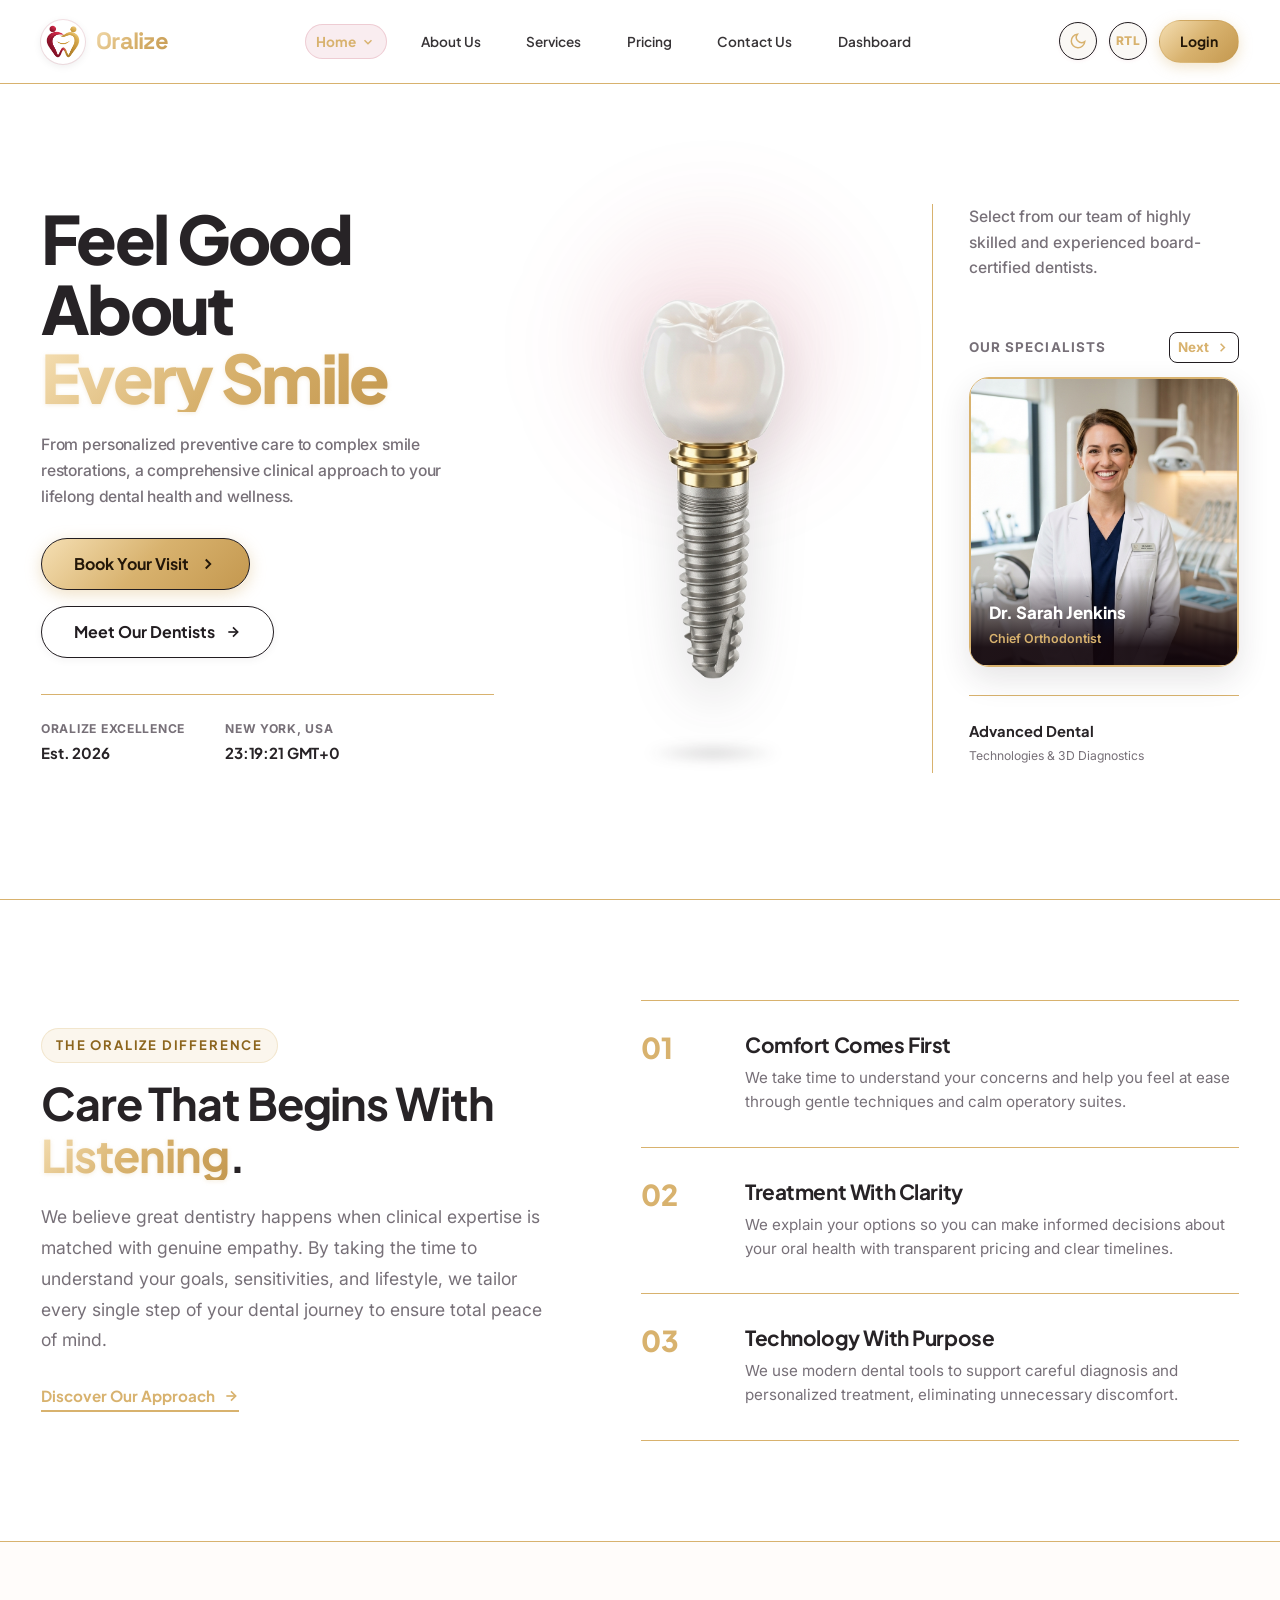
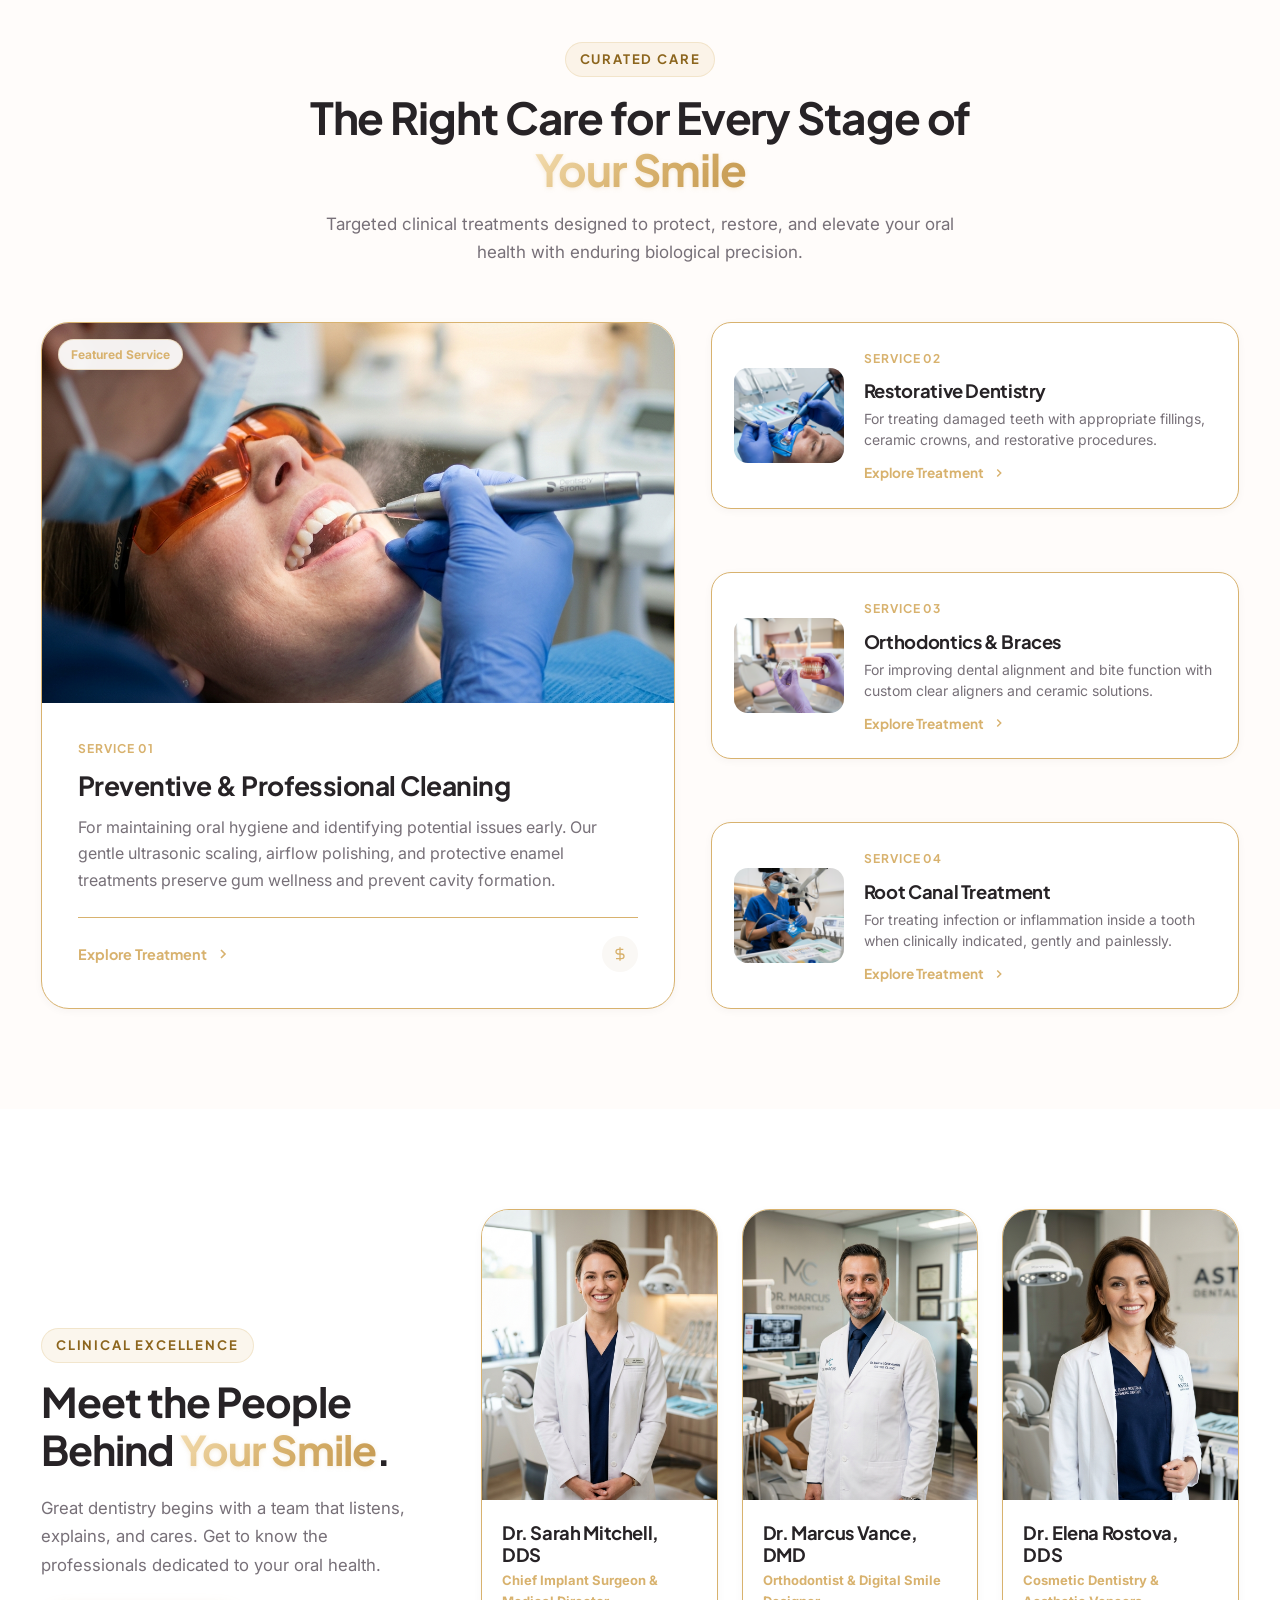
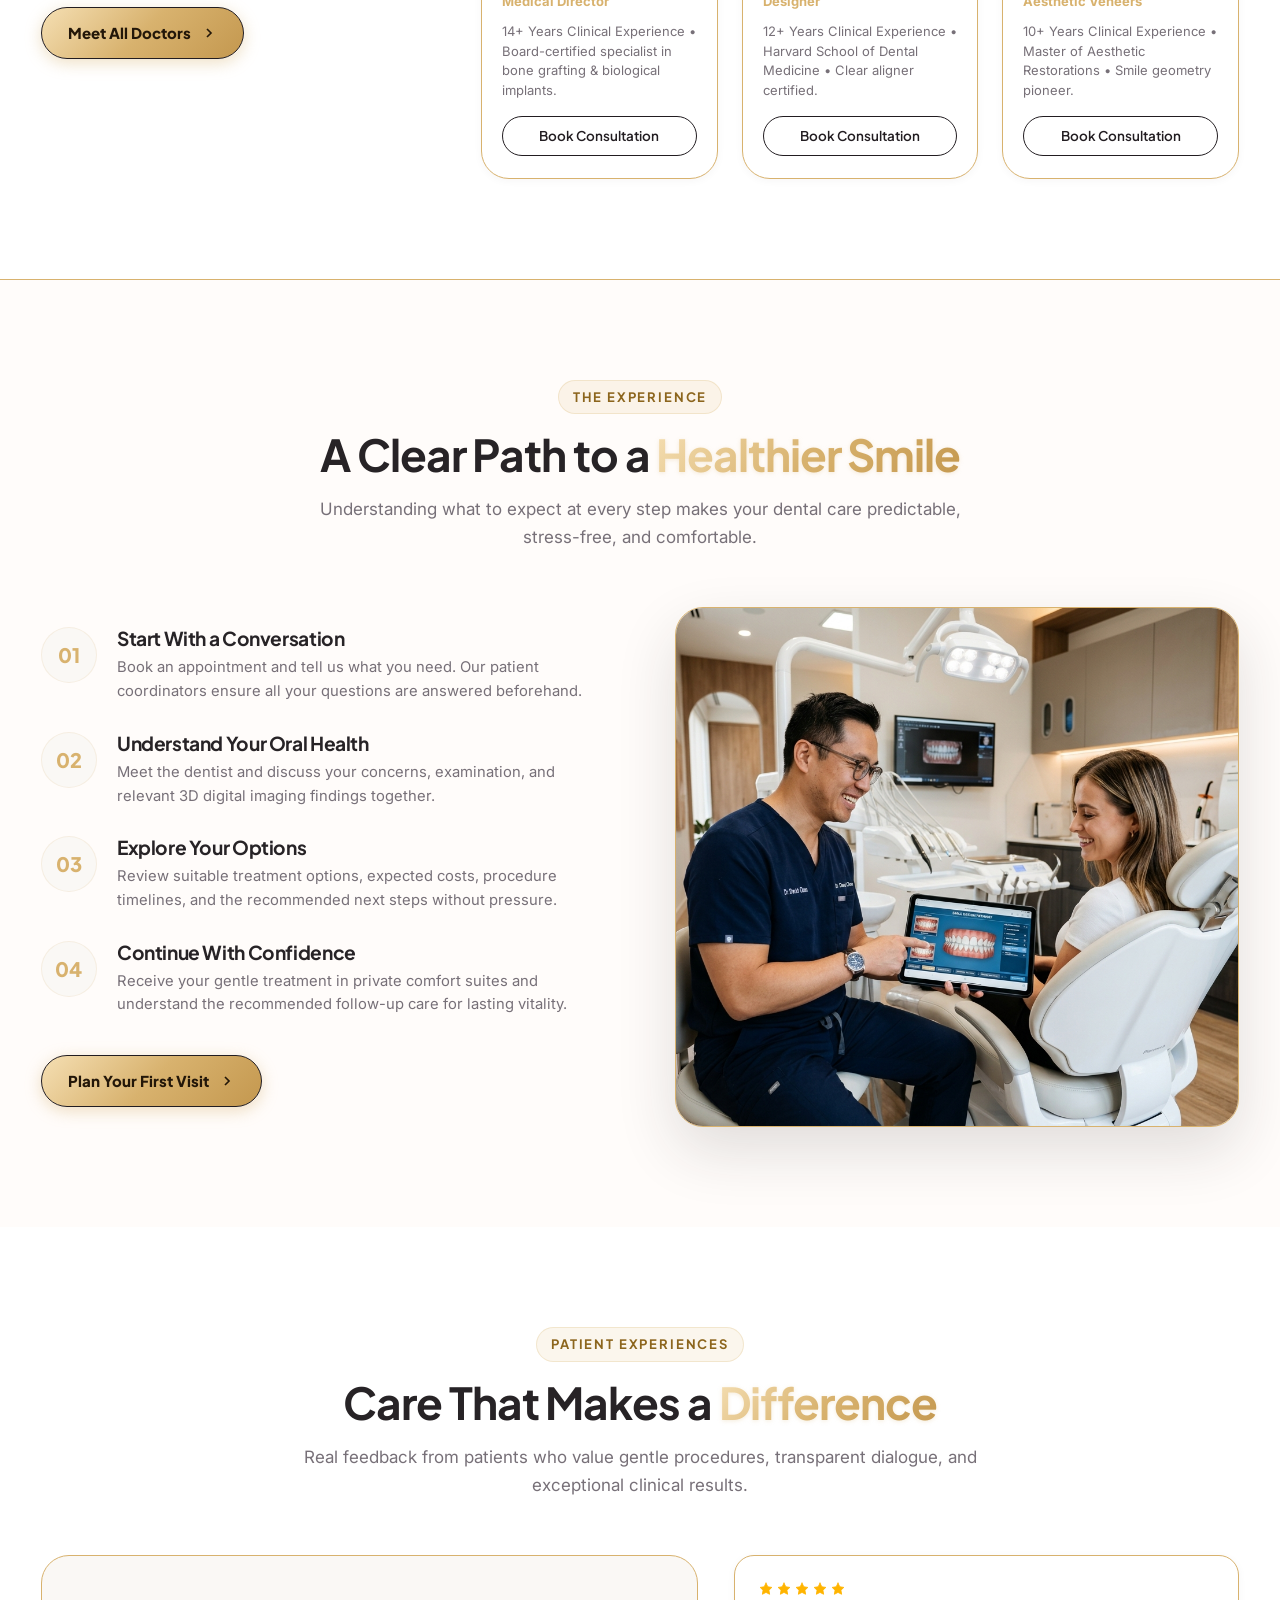
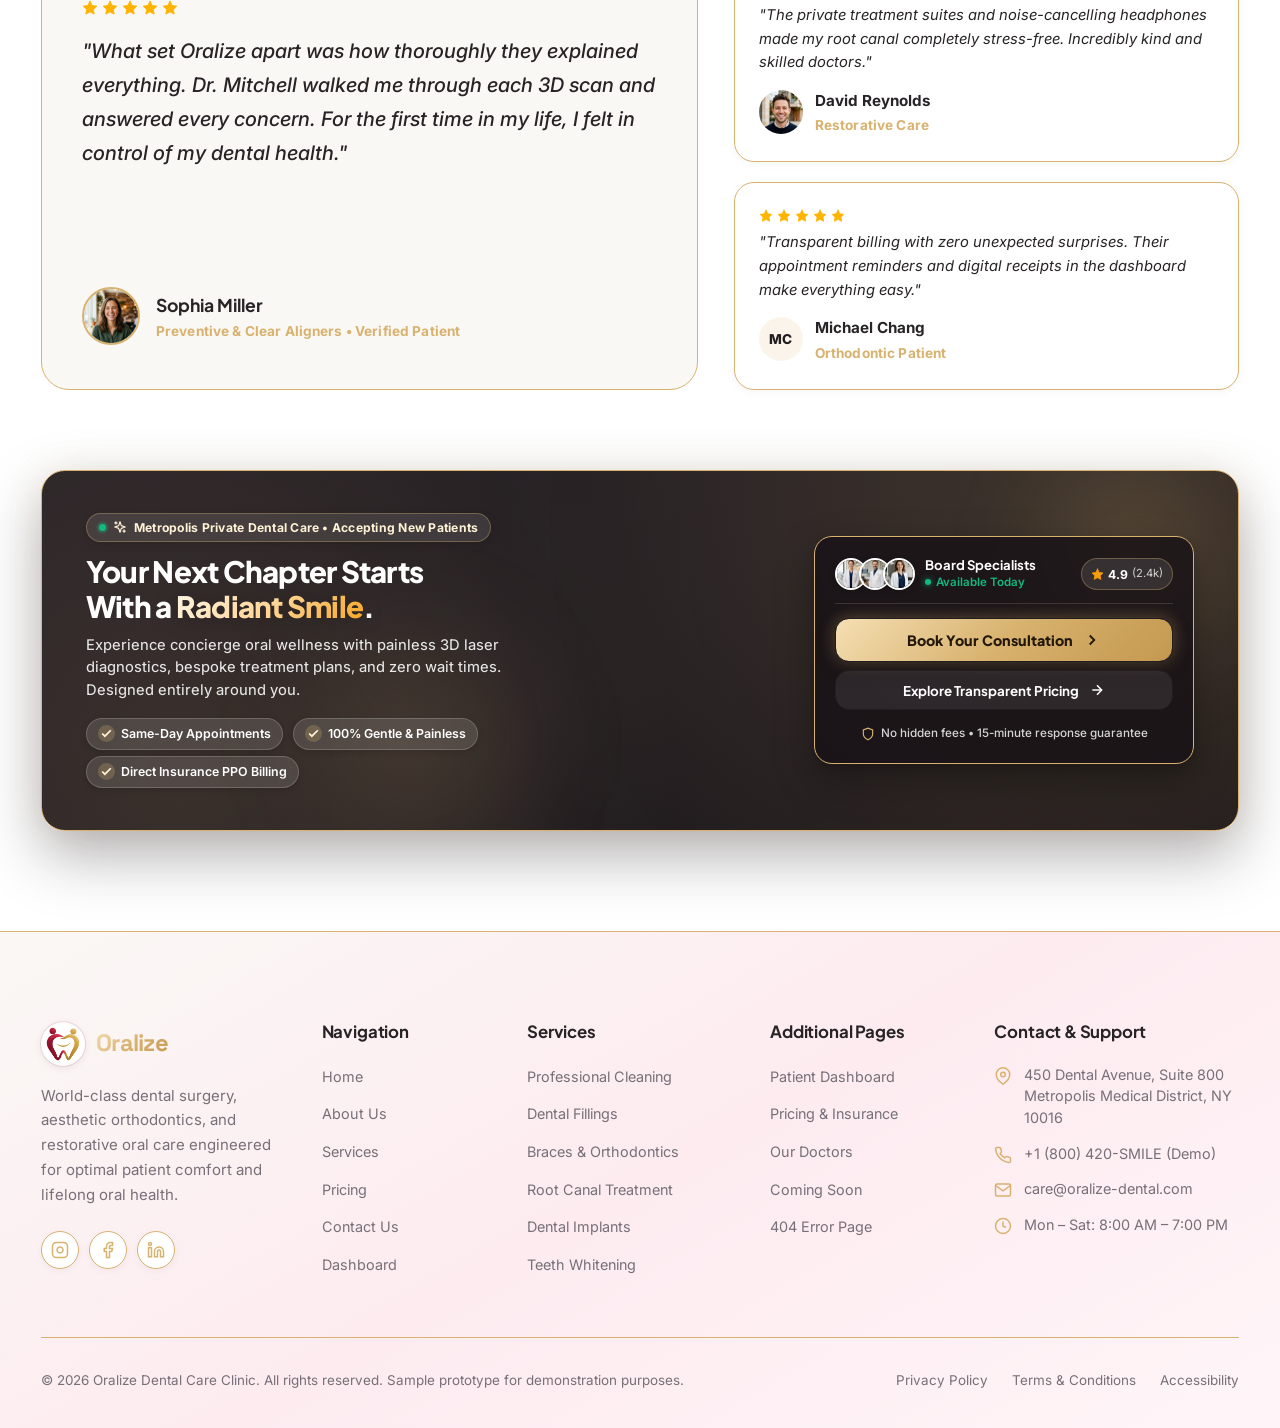
<file: home2.html>
<!DOCTYPE html>
<html lang="en" dir="ltr">
<head>
  <meta charset="UTF-8">
  <meta name="viewport" content="width=device-width, initial-scale=1.0">
  <meta name="description" content="Oralize Home 2 — Editorial dental care, personalized smile design, expert practitioners, and modern restorative treatments.">
  <meta name="keywords" content="dental clinic, editorial oral care, personalized dentistry, orthodontics, gentle dental care">
  <meta name="author" content="Oralize Dental Center">
  <title>Oralize — Personalized Dental Care & Modern Oral Health (Home 2)</title>

  <link rel="icon" type="image/png" href="assets/images/logo.png">

  <link rel="stylesheet" href="index.css">
  <link rel="stylesheet" href="home2.css">
</head>
<body>

  <header class="site-header is-light" id="site-header">
    <div class="container-wide header-inner">
      <a href="index.html" class="brand-logo" aria-label="Oralize Dental Home">
        <span class="brand-logo-icon">
          <img src="assets/images/logo.png" alt="Oralize Dental Logo" class="brand-logo-img" width="38" height="38">
        </span>
        <span>Oralize</span>
      </a>

      <nav class="nav-menu" id="primary-nav" aria-label="Main Navigation">
        <div class="nav-item nav-item-dropdown">
          <a href="index.html" class="nav-link dropdown-trigger active" aria-haspopup="true" aria-expanded="false">
            <span>Home</span>
            <svg class="dropdown-arrow" viewBox="0 0 24 24" fill="none" stroke="currentColor" stroke-width="2.5"><polyline points="6 9 12 15 18 9"/></svg>
          </a>
          <div class="dropdown-menu">
            <a href="index.html" class="dropdown-link">
              <span>Home 1</span>
              <span class="dropdown-tag">Reference</span>
            </a>
            <a href="home2.html" class="dropdown-link active">
              <span>Home 2</span>
              <span class="dropdown-tag">Modern</span>
            </a>
          </div>
        </div>

        <div class="nav-item">
          <a href="about.html" class="nav-link">About Us</a>
        </div>

        <div class="nav-item">
          <a href="services.html" class="nav-link">Services</a>
        </div>

        <div class="nav-item">
          <a href="pricing.html" class="nav-link">Pricing</a>
        </div>

        <div class="nav-item">
          <a href="contact.html" class="nav-link">Contact Us</a>
        </div>

        <div class="nav-item">
          <a href="dashboard.html" class="nav-link">Dashboard</a>
        </div>

        <div class="nav-item nav-item-mobile-login">
          <a href="login.html" class="btn btn-primary nav-mobile-login-btn">
            <span>Login</span>
            <svg width="18" height="18" viewBox="0 0 24 24" fill="none" stroke="currentColor" stroke-width="2.2" aria-hidden="true"><path d="M15 3h4a2 2 0 0 1 2 2v14a2 2 0 0 1-2 2h-4"/><polyline points="10 17 15 12 10 7"/><line x1="15" y1="12" x2="3" y2="12"/></svg>
          </a>
        </div>
      </nav>

      <div class="header-actions">
        <button type="button" class="header-icon-btn theme-toggle" aria-label="Switch Theme" title="Switch Theme">
          <span class="theme-icon">
            <svg width="18" height="18" viewBox="0 0 24 24" fill="none" stroke="currentColor" stroke-width="2"><path d="M21 12.79A9 9 0 1 1 11.21 3 7 7 0 0 0 21 12.79z"/></svg>
          </span>
        </button>

        <button type="button" class="header-icon-btn rtl-toggle" aria-label="Toggle RTL Direction" title="Toggle RTL Direction">
          <span class="rtl-label" style="font-size: 0.75rem; font-weight: 800;">RTL</span>
        </button>

        <a href="login.html" class="btn header-login-btn">
          <span>Login</span>
        </a>

        <button type="button" class="mobile-nav-toggle" aria-label="Toggle Navigation Menu" aria-expanded="false" aria-controls="primary-nav">
          <span></span>
          <span></span>
          <span></span>
        </button>
      </div>
    </div>
  </header>

  <main id="main-content">
    <section class="home2-hero" aria-label="Personalized Dental Care Introduction">
      <div class="container-wide home2-hero-container">
        <div class="home2-hero-grid">

          <div class="home2-hero-left">
            <div class="home2-hero-title-wrap">
              <h1 class="home2-hero-title">
                Feel Good<br>
                About<br>
                <span class="title-accent">Every Smile</span>
              </h1>
            </div>

            <p class="home2-hero-lead-text">
              From personalized preventive care to complex smile restorations, a comprehensive clinical approach to your lifelong dental health and wellness.
            </p>

            <div class="home2-hero-actions">
              <button type="button" class="btn btn-primary btn-lg btn-book-appointment" data-open-modal="appointment-modal">
                <span>Book Your Visit</span>
                <svg width="18" height="18" viewBox="0 0 24 24" fill="none" stroke="currentColor" stroke-width="2.5"><polyline points="9 18 15 12 9 6"/></svg>
              </button>

              <a href="#team" class="btn btn-outline btn-lg">
                <span>Meet Our Dentists</span>
                <svg width="16" height="16" viewBox="0 0 24 24" fill="none" stroke="currentColor" stroke-width="2.5"><line x1="5" y1="12" x2="19" y2="12"/><polyline points="12 5 19 12 12 19"/></svg>
              </a>
            </div>

            <div class="home2-hero-left-meta">
              <div class="home2-meta-item">
                <span class="home2-meta-label">Oralize Excellence</span>
                <span class="home2-meta-val">Est. 2026</span>
              </div>
              <div class="home2-meta-item">
                <span class="home2-meta-label">New York, USA</span>
                <span class="home2-meta-val" id="home2-live-clock">10:24:15 GMT-4</span>
              </div>
            </div>
          </div>

          <div class="home2-hero-center">
            <div class="home2-implant-stage" aria-label="Interactive 3D Dental Implant Model">
              <div class="home2-implant-radial-glow"></div>

              <div class="home2-implant-float-pivot">
                <img
                  src="assets/images/home2_implant_3d_transparent.png"
                  alt="3D Titanium Dental Implant with Polished Ceramic Crown"
                  class="home2-implant-3d-img"
                  loading="eager"
                  width="380"
                  height="940"
                >
              </div>

              <div class="home2-implant-ground-shadow"></div>
            </div>
          </div>

          <div class="home2-hero-right">
            <div class="home2-hero-right-top">
              <p class="home2-right-lead">
                Select from our team of highly skilled and experienced board-certified dentists.
              </p>
            </div>

            <div class="home2-hero-dentists-wrap">
              <div class="home2-dentists-header">
                <span class="home2-dentists-title">Our Specialists</span>
                <button type="button" class="home2-dentists-next-btn" id="home2-dentist-next-btn" aria-label="Next Dentist">
                  <span>Next</span>
                  <svg width="15" height="15" viewBox="0 0 24 24" fill="none" stroke="currentColor" stroke-width="2.5"><polyline points="9 18 15 12 9 6"/></svg>
                </button>
              </div>

              <div class="home2-dentist-card-stack" id="home2-dentist-stack">

                <div class="home2-dentist-card active" data-index="0">
                  <div class="home2-dentist-img-box">
                    <img src="assets/images/doctor_sarah.jpg" alt="Dr. Sarah Jenkins" class="home2-dentist-img">
                  </div>
                  <div class="home2-dentist-info">
                    <div class="home2-dentist-name">Dr. Sarah Jenkins</div>
                    <div class="home2-dentist-role">Chief Orthodontist</div>
                  </div>
                </div>

                <div class="home2-dentist-card" data-index="1">
                  <div class="home2-dentist-img-box">
                    <img src="assets/images/doctor_marcus.jpg" alt="Dr. Marcus Vance" class="home2-dentist-img">
                  </div>
                  <div class="home2-dentist-info">
                    <div class="home2-dentist-name">Dr. Marcus Vance</div>
                    <div class="home2-dentist-role">Oral & Maxillofacial Surgeon</div>
                  </div>
                </div>

                <div class="home2-dentist-card" data-index="2">
                  <div class="home2-dentist-img-box">
                    <img src="assets/images/doctor_elena.jpg" alt="Dr. Elena Rostova" class="home2-dentist-img">
                  </div>
                  <div class="home2-dentist-info">
                    <div class="home2-dentist-name">Dr. Elena Rostova</div>
                    <div class="home2-dentist-role">Pediatric Dentist & Endodontist</div>
                  </div>
                </div>

              </div>
            </div>

            <div class="home2-hero-right-bottom">
              <div class="home2-tech-meta">
                <span class="home2-tech-title">Advanced Dental</span>
                <span class="home2-tech-sub">Technologies & 3D Diagnostics</span>
              </div>
            </div>
          </div>

        </div>
      </div>
    </section>

    <section class="section home2-difference" id="difference" aria-labelledby="diff-heading">
      <div class="container">
        <div class="home2-diff-grid">
          <div class="home2-diff-left">
            <div class="eyebrow eyebrow-badge">THE ORALIZE DIFFERENCE</div>
            <h2 id="diff-heading">Care That Begins With <span class="highlight-champagne">Listening</span>.</h2>
            <p>
              We believe great dentistry happens when clinical expertise is matched with genuine empathy. By taking the time to understand your goals, sensitivities, and lifestyle, we tailor every single step of your dental journey to ensure total peace of mind.
            </p>
            <a href="about.html" class="home2-text-link">
              <span>Discover Our Approach</span>
              <svg width="16" height="16" viewBox="0 0 24 24" fill="none" stroke="currentColor" stroke-width="2.5"><line x1="5" y1="12" x2="19" y2="12"/><polyline points="12 5 19 12 12 19"/></svg>
            </a>
          </div>

          <div class="home2-principles-stack">
            <div class="home2-principle-row">
              <div class="home2-principle-num">01</div>
              <div class="home2-principle-body">
                <h3>Comfort Comes First</h3>
                <p>We take time to understand your concerns and help you feel at ease through gentle techniques and calm operatory suites.</p>
              </div>
            </div>

            <div class="home2-principle-row">
              <div class="home2-principle-num">02</div>
              <div class="home2-principle-body">
                <h3>Treatment With Clarity</h3>
                <p>We explain your options so you can make informed decisions about your oral health with transparent pricing and clear timelines.</p>
              </div>
            </div>

            <div class="home2-principle-row">
              <div class="home2-principle-num">03</div>
              <div class="home2-principle-body">
                <h3>Technology With Purpose</h3>
                <p>We use modern dental tools to support careful diagnosis and personalized treatment, eliminating unnecessary discomfort.</p>
              </div>
            </div>
          </div>
        </div>
      </div>
    </section>

    <section class="section home2-services" id="services" aria-labelledby="curated-services-heading">
      <div class="container">
        <div class="section-header">
          <div class="eyebrow eyebrow-badge">CURATED CARE</div>
          <h2 id="curated-services-heading">The Right Care for Every Stage of <span class="highlight-champagne">Your Smile</span></h2>
          <p>
            Targeted clinical treatments designed to protect, restore, and elevate your oral health with enduring biological precision.
          </p>
        </div>

        <div class="home2-services-grid">
          <article class="home2-service-featured">
            <div class="home2-featured-img-wrap">
              <img src="assets/images/service_cleaning.jpg" alt="Preventive dental cleaning procedure" loading="lazy" width="600" height="380">
              <span class="service-category-tag">Featured Service</span>
            </div>
            <div class="home2-service-featured-body">
              <div class="home2-service-num-badge">SERVICE 01</div>
              <h3>Preventive & Professional Cleaning</h3>
              <p>
                For maintaining oral hygiene and identifying potential issues early. Our gentle ultrasonic scaling, airflow polishing, and protective enamel treatments preserve gum wellness and prevent cavity formation.
              </p>
              <div class="service-card-footer">
                <a href="services.html#cleaning" class="service-learn-more">
                  <span>Explore Treatment</span>
                  <svg width="16" height="16" viewBox="0 0 24 24" fill="none" stroke="currentColor" stroke-width="2.5"><polyline points="9 18 15 12 9 6"/></svg>
                </a>
                <span class="service-icon-circle" aria-hidden="true">
                  <svg width="16" height="16" viewBox="0 0 24 24" fill="none" stroke="currentColor" stroke-width="2"><path d="M12 2v20M17 5H9.5a3.5 3.5 0 0 0 0 7h5a3.5 3.5 0 0 1 0 7H6"/></svg>
                </span>
              </div>
            </div>
          </article>

          <div class="home2-services-stack">
            <article class="home2-service-compact">
              <div class="home2-compact-thumb">
                <img src="assets/images/service_fillings.jpg" alt="Tooth-colored composite restoration" loading="lazy" width="110" height="95">
              </div>
              <div class="home2-compact-body">
                <div class="home2-service-num-badge">SERVICE 02</div>
                <h4>Restorative Dentistry</h4>
                <p>For treating damaged teeth with appropriate fillings, ceramic crowns, and restorative procedures.</p>
                <a href="services.html#fillings" class="service-learn-more" style="font-size: 0.85rem;">
                  <span>Explore Treatment</span>
                  <svg width="14" height="14" viewBox="0 0 24 24" fill="none" stroke="currentColor" stroke-width="2.5"><polyline points="9 18 15 12 9 6"/></svg>
                </a>
              </div>
            </article>

            <article class="home2-service-compact">
              <div class="home2-compact-thumb">
                <img src="assets/images/service_orthodontics.jpg" alt="Clear aligners orthodontic treatment" loading="lazy" width="110" height="95">
              </div>
              <div class="home2-compact-body">
                <div class="home2-service-num-badge">SERVICE 03</div>
                <h4>Orthodontics & Braces</h4>
                <p>For improving dental alignment and bite function with custom clear aligners and ceramic solutions.</p>
                <a href="services.html#orthodontics" class="service-learn-more" style="font-size: 0.85rem;">
                  <span>Explore Treatment</span>
                  <svg width="14" height="14" viewBox="0 0 24 24" fill="none" stroke="currentColor" stroke-width="2.5"><polyline points="9 18 15 12 9 6"/></svg>
                </a>
              </div>
            </article>

            <article class="home2-service-compact">
              <div class="home2-compact-thumb">
                <img src="assets/images/service_rootcanal.jpg" alt="Advanced endodontic diagnostics" loading="lazy" width="110" height="95">
              </div>
              <div class="home2-compact-body">
                <div class="home2-service-num-badge">SERVICE 04</div>
                <h4>Root Canal Treatment</h4>
                <p>For treating infection or inflammation inside a tooth when clinically indicated, gently and painlessly.</p>
                <a href="services.html#rootcanal" class="service-learn-more" style="font-size: 0.85rem;">
                  <span>Explore Treatment</span>
                  <svg width="14" height="14" viewBox="0 0 24 24" fill="none" stroke="currentColor" stroke-width="2.5"><polyline points="9 18 15 12 9 6"/></svg>
                </a>
              </div>
            </article>
          </div>
        </div>
      </div>
    </section>

    <section class="section home2-team" id="team" aria-labelledby="team-heading">
      <div class="container">
        <div class="home2-team-layout">
          <div class="home2-team-intro">
            <div class="eyebrow eyebrow-badge">CLINICAL EXCELLENCE</div>
            <h2 id="team-heading">Meet the People Behind <span class="highlight-champagne">Your Smile</span>.</h2>
            <p>
              Great dentistry begins with a team that listens, explains, and cares. Get to know the professionals dedicated to your oral health.
            </p>
            <a href="doctors.html" class="btn btn-primary">
              <span>Meet All Doctors</span>
              <svg width="16" height="16" viewBox="0 0 24 24" fill="none" stroke="currentColor" stroke-width="2.5"><polyline points="9 18 15 12 9 6"/></svg>
            </a>
          </div>

          <div class="home2-doctors-grid">
            <article class="home2-doctor-card">
              <div class="home2-doctor-img-wrap">
                <img src="assets/images/doctor_sarah.jpg" alt="Dr. Sarah Mitchell, DDS" loading="lazy" width="280" height="290">
              </div>
              <div class="home2-doctor-info">
                <h3 class="home2-doctor-name">Dr. Sarah Mitchell, DDS</h3>
                <div class="home2-doctor-specialty">Chief Implant Surgeon & Medical Director</div>
                <div class="home2-doctor-meta">
                  14+ Years Clinical Experience • Board-certified specialist in bone grafting & biological implants.
                </div>
                <button type="button" class="btn btn-outline btn-sm btn-book-appointment" data-open-modal="appointment-modal" data-dentist-preset="Dr. Sarah Mitchell, DDS">
                  <span>Book Consultation</span>
                </button>
              </div>
            </article>

            <article class="home2-doctor-card">
              <div class="home2-doctor-img-wrap">
                <img src="assets/images/doctor_marcus.jpg" alt="Dr. Marcus Vance, DMD" loading="lazy" width="280" height="290">
              </div>
              <div class="home2-doctor-info">
                <h3 class="home2-doctor-name">Dr. Marcus Vance, DMD</h3>
                <div class="home2-doctor-specialty">Orthodontist & Digital Smile Designer</div>
                <div class="home2-doctor-meta">
                  12+ Years Clinical Experience • Harvard School of Dental Medicine • Clear aligner certified.
                </div>
                <button type="button" class="btn btn-outline btn-sm btn-book-appointment" data-open-modal="appointment-modal" data-dentist-preset="Dr. Marcus Vance, DMD">
                  <span>Book Consultation</span>
                </button>
              </div>
            </article>

            <article class="home2-doctor-card">
              <div class="home2-doctor-img-wrap">
                <img src="assets/images/doctor_elena.jpg" alt="Dr. Elena Rostova, DDS" loading="lazy" width="280" height="290">
              </div>
              <div class="home2-doctor-info">
                <h3 class="home2-doctor-name">Dr. Elena Rostova, DDS</h3>
                <div class="home2-doctor-specialty">Cosmetic Dentistry & Aesthetic Veneers</div>
                <div class="home2-doctor-meta">
                  10+ Years Clinical Experience • Master of Aesthetic Restorations • Smile geometry pioneer.
                </div>
                <button type="button" class="btn btn-outline btn-sm btn-book-appointment" data-open-modal="appointment-modal" data-dentist-preset="Dr. Elena Rostova, DDS">
                  <span>Book Consultation</span>
                </button>
              </div>
            </article>
          </div>
        </div>
      </div>
    </section>

    <section class="section home2-journey" id="journey" aria-labelledby="journey-heading">
      <div class="container">
        <div class="section-header">
          <div class="eyebrow eyebrow-badge">THE EXPERIENCE</div>
          <h2 id="journey-heading">A Clear Path to a <span class="highlight-champagne">Healthier Smile</span></h2>
          <p>
            Understanding what to expect at every step makes your dental care predictable, stress-free, and comfortable.
          </p>
        </div>

        <div class="home2-journey-layout">
          <div class="home2-journey-steps">
            <div class="home2-step-item">
              <div class="home2-step-num">01</div>
              <div class="home2-step-content">
                <h4>Start With a Conversation</h4>
                <p>Book an appointment and tell us what you need. Our patient coordinators ensure all your questions are answered beforehand.</p>
              </div>
            </div>

            <div class="home2-step-item">
              <div class="home2-step-num">02</div>
              <div class="home2-step-content">
                <h4>Understand Your Oral Health</h4>
                <p>Meet the dentist and discuss your concerns, examination, and relevant 3D digital imaging findings together.</p>
              </div>
            </div>

            <div class="home2-step-item">
              <div class="home2-step-num">03</div>
              <div class="home2-step-content">
                <h4>Explore Your Options</h4>
                <p>Review suitable treatment options, expected costs, procedure timelines, and the recommended next steps without pressure.</p>
              </div>
            </div>

            <div class="home2-step-item">
              <div class="home2-step-num">04</div>
              <div class="home2-step-content">
                <h4>Continue With Confidence</h4>
                <p>Receive your gentle treatment in private comfort suites and understand the recommended follow-up care for lasting vitality.</p>
              </div>
            </div>

            <div style="padding-top: 10px;">
              <button type="button" class="btn btn-primary btn-book-appointment" data-open-modal="appointment-modal">
                <span>Plan Your First Visit</span>
                <svg width="16" height="16" viewBox="0 0 24 24" fill="none" stroke="currentColor" stroke-width="2.5"><polyline points="9 18 15 12 9 6"/></svg>
              </button>
            </div>
          </div>

          <div class="home2-journey-visual">
            <div class="home2-journey-main-img">
              <img src="assets/images/home2_journey_roadmap.jpg" alt="Dentist and patient reviewing digital smile roadmap on tablet" loading="lazy" width="560" height="520">
            </div>
          </div>
        </div>
      </div>
    </section>

    <section class="section home2-confidence" id="confidence" aria-labelledby="confidence-heading">
      <div class="container">
        <div class="section-header">
          <div class="eyebrow eyebrow-badge">PATIENT EXPERIENCES</div>
          <h2 id="confidence-heading">Care That Makes a <span class="highlight-champagne">Difference</span></h2>
          <p>
            Real feedback from patients who value gentle procedures, transparent dialogue, and exceptional clinical results.
          </p>
        </div>

        <div class="home2-testimonials-editorial">
          <article class="home2-featured-testimonial">
            <div>
              <div class="testimonial-rating" aria-label="5 stars rating">
                <svg class="lucide lucide-star" width="16" height="16" viewBox="0 0 24 24" fill="currentColor" stroke="currentColor" stroke-width="1.5" stroke-linecap="round" stroke-linejoin="round" aria-hidden="true"><polygon points="12 2 15.09 8.26 22 9.27 17 14.14 18.18 21.02 12 17.77 5.82 21.02 7 14.14 2 9.27 8.91 8.26 12 2"/></svg>
                <svg class="lucide lucide-star" width="16" height="16" viewBox="0 0 24 24" fill="currentColor" stroke="currentColor" stroke-width="1.5" stroke-linecap="round" stroke-linejoin="round" aria-hidden="true"><polygon points="12 2 15.09 8.26 22 9.27 17 14.14 18.18 21.02 12 17.77 5.82 21.02 7 14.14 2 9.27 8.91 8.26 12 2"/></svg>
                <svg class="lucide lucide-star" width="16" height="16" viewBox="0 0 24 24" fill="currentColor" stroke="currentColor" stroke-width="1.5" stroke-linecap="round" stroke-linejoin="round" aria-hidden="true"><polygon points="12 2 15.09 8.26 22 9.27 17 14.14 18.18 21.02 12 17.77 5.82 21.02 7 14.14 2 9.27 8.91 8.26 12 2"/></svg>
                <svg class="lucide lucide-star" width="16" height="16" viewBox="0 0 24 24" fill="currentColor" stroke="currentColor" stroke-width="1.5" stroke-linecap="round" stroke-linejoin="round" aria-hidden="true"><polygon points="12 2 15.09 8.26 22 9.27 17 14.14 18.18 21.02 12 17.77 5.82 21.02 7 14.14 2 9.27 8.91 8.26 12 2"/></svg>
                <svg class="lucide lucide-star" width="16" height="16" viewBox="0 0 24 24" fill="currentColor" stroke="currentColor" stroke-width="1.5" stroke-linecap="round" stroke-linejoin="round" aria-hidden="true"><polygon points="12 2 15.09 8.26 22 9.27 17 14.14 18.18 21.02 12 17.77 5.82 21.02 7 14.14 2 9.27 8.91 8.26 12 2"/></svg>
              </div>
              <p class="home2-featured-quote">
                "What set Oralize apart was how thoroughly they explained everything. Dr. Mitchell walked me through each 3D scan and answered every concern. For the first time in my life, I felt in control of my dental health."
              </p>
            </div>
            <div class="home2-author-block">
              <img src="assets/images/patient_sophia.jpg" alt="Sophia Miller" class="home2-author-avatar" loading="lazy" width="58" height="58">
              <div>
                <div class="home2-author-name">Sophia Miller</div>
                <div class="home2-author-tag">Preventive & Clear Aligners • Verified Patient</div>
              </div>
            </div>
          </article>

          <div class="home2-supporting-testimonials">
            <article class="home2-sub-testimonial">
              <div class="testimonial-rating" aria-label="5 stars rating" style="font-size: 0.85rem; margin-bottom: 8px;">
                <svg class="lucide lucide-star" width="14" height="14" viewBox="0 0 24 24" fill="currentColor" stroke="currentColor" stroke-width="1.5" stroke-linecap="round" stroke-linejoin="round" aria-hidden="true"><polygon points="12 2 15.09 8.26 22 9.27 17 14.14 18.18 21.02 12 17.77 5.82 21.02 7 14.14 2 9.27 8.91 8.26 12 2"/></svg>
                <svg class="lucide lucide-star" width="14" height="14" viewBox="0 0 24 24" fill="currentColor" stroke="currentColor" stroke-width="1.5" stroke-linecap="round" stroke-linejoin="round" aria-hidden="true"><polygon points="12 2 15.09 8.26 22 9.27 17 14.14 18.18 21.02 12 17.77 5.82 21.02 7 14.14 2 9.27 8.91 8.26 12 2"/></svg>
                <svg class="lucide lucide-star" width="14" height="14" viewBox="0 0 24 24" fill="currentColor" stroke="currentColor" stroke-width="1.5" stroke-linecap="round" stroke-linejoin="round" aria-hidden="true"><polygon points="12 2 15.09 8.26 22 9.27 17 14.14 18.18 21.02 12 17.77 5.82 21.02 7 14.14 2 9.27 8.91 8.26 12 2"/></svg>
                <svg class="lucide lucide-star" width="14" height="14" viewBox="0 0 24 24" fill="currentColor" stroke="currentColor" stroke-width="1.5" stroke-linecap="round" stroke-linejoin="round" aria-hidden="true"><polygon points="12 2 15.09 8.26 22 9.27 17 14.14 18.18 21.02 12 17.77 5.82 21.02 7 14.14 2 9.27 8.91 8.26 12 2"/></svg>
                <svg class="lucide lucide-star" width="14" height="14" viewBox="0 0 24 24" fill="currentColor" stroke="currentColor" stroke-width="1.5" stroke-linecap="round" stroke-linejoin="round" aria-hidden="true"><polygon points="12 2 15.09 8.26 22 9.27 17 14.14 18.18 21.02 12 17.77 5.82 21.02 7 14.14 2 9.27 8.91 8.26 12 2"/></svg>
              </div>
              <p class="home2-sub-quote">
                "The private treatment suites and noise-cancelling headphones made my root canal completely stress-free. Incredibly kind and skilled doctors."
              </p>
              <div style="display: flex; align-items: center; gap: 12px;">
                <img src="assets/images/patient_david.jpg" alt="David Reynolds" style="width: 44px; height: 44px; border-radius: 50%; object-fit: cover;">
                <div>
                  <div style="font-weight: 700; font-size: 0.95rem; color: var(--text-main);">David Reynolds</div>
                  <div class="home2-author-tag">Restorative Care</div>
                </div>
              </div>
            </article>

            <article class="home2-sub-testimonial">
              <div class="testimonial-rating" aria-label="5 stars rating" style="font-size: 0.85rem; margin-bottom: 8px;">
                <svg class="lucide lucide-star" width="14" height="14" viewBox="0 0 24 24" fill="currentColor" stroke="currentColor" stroke-width="1.5" stroke-linecap="round" stroke-linejoin="round" aria-hidden="true"><polygon points="12 2 15.09 8.26 22 9.27 17 14.14 18.18 21.02 12 17.77 5.82 21.02 7 14.14 2 9.27 8.91 8.26 12 2"/></svg>
                <svg class="lucide lucide-star" width="14" height="14" viewBox="0 0 24 24" fill="currentColor" stroke="currentColor" stroke-width="1.5" stroke-linecap="round" stroke-linejoin="round" aria-hidden="true"><polygon points="12 2 15.09 8.26 22 9.27 17 14.14 18.18 21.02 12 17.77 5.82 21.02 7 14.14 2 9.27 8.91 8.26 12 2"/></svg>
                <svg class="lucide lucide-star" width="14" height="14" viewBox="0 0 24 24" fill="currentColor" stroke="currentColor" stroke-width="1.5" stroke-linecap="round" stroke-linejoin="round" aria-hidden="true"><polygon points="12 2 15.09 8.26 22 9.27 17 14.14 18.18 21.02 12 17.77 5.82 21.02 7 14.14 2 9.27 8.91 8.26 12 2"/></svg>
                <svg class="lucide lucide-star" width="14" height="14" viewBox="0 0 24 24" fill="currentColor" stroke="currentColor" stroke-width="1.5" stroke-linecap="round" stroke-linejoin="round" aria-hidden="true"><polygon points="12 2 15.09 8.26 22 9.27 17 14.14 18.18 21.02 12 17.77 5.82 21.02 7 14.14 2 9.27 8.91 8.26 12 2"/></svg>
                <svg class="lucide lucide-star" width="14" height="14" viewBox="0 0 24 24" fill="currentColor" stroke="currentColor" stroke-width="1.5" stroke-linecap="round" stroke-linejoin="round" aria-hidden="true"><polygon points="12 2 15.09 8.26 22 9.27 17 14.14 18.18 21.02 12 17.77 5.82 21.02 7 14.14 2 9.27 8.91 8.26 12 2"/></svg>
              </div>
              <p class="home2-sub-quote">
                "Transparent billing with zero unexpected surprises. Their appointment reminders and digital receipts in the dashboard make everything easy."
              </p>
              <div style="display: flex; align-items: center; gap: 12px;">
                <div style="width: 44px; height: 44px; border-radius: 50%; background: var(--color-blush-pink); color: var(--color-deep-red); display: flex; align-items: center; justify-content: center; font-weight: 800; font-size: 0.85rem;">
                  MC
                </div>
                <div>
                  <div style="font-weight: 700; font-size: 0.95rem; color: var(--text-main);">Michael Chang</div>
                  <div class="home2-author-tag">Orthodontic Patient</div>
                </div>
              </div>
            </article>
          </div>
        </div>

        <div class="home2-cta-banner" id="home2-cta-card">
          <!-- Ambient Decorative Glows -->
          <div class="home2-cta-glow-top" aria-hidden="true"></div>
          <div class="home2-cta-glow-bottom" aria-hidden="true"></div>

          <div class="home2-cta-grid">
            <div class="home2-cta-content">
              <div class="home2-cta-badge">
                <span class="home2-cta-badge-ping"></span>
                <span class="home2-cta-badge-icon" aria-hidden="true">
                  <svg class="lucide lucide-sparkles" width="14" height="14" viewBox="0 0 24 24" fill="none" stroke="currentColor" stroke-width="2" stroke-linecap="round" stroke-linejoin="round"><path d="m12 3-1.912 5.813a2 2 0 0 1-1.275 1.275L3 12l5.813 1.912a2 2 0 0 1 1.275 1.275L12 21l1.912-5.813a2 2 0 0 1 1.275-1.275L21 12l-5.813-1.912a2 2 0 0 1-1.275-1.275L12 3Z"/><path d="M5 3v4"/><path d="M19 17v4"/><path d="M3 5h4"/><path d="M17 19h4"/></svg>
                </span>
                <span>Metropolis Private Dental Care • Accepting New Patients</span>
              </div>

              <h2 class="home2-cta-title">
                Your Next Chapter Starts With a <span class="highlight-champagne">Radiant Smile</span>.
              </h2>

              <p class="home2-cta-desc">
                Experience concierge oral wellness with painless 3D laser diagnostics, bespoke treatment plans, and zero wait times. Designed entirely around you.
              </p>

              <div class="home2-cta-perks">
                <div class="home2-cta-perk">
                  <span class="home2-cta-perk-icon">
                    <svg width="13" height="13" viewBox="0 0 24 24" fill="none" stroke="currentColor" stroke-width="3.2"><polyline points="20 6 9 17 4 12"/></svg>
                  </span>
                  <span>Same-Day Appointments</span>
                </div>
                <div class="home2-cta-perk">
                  <span class="home2-cta-perk-icon">
                    <svg width="13" height="13" viewBox="0 0 24 24" fill="none" stroke="currentColor" stroke-width="3.2"><polyline points="20 6 9 17 4 12"/></svg>
                  </span>
                  <span>100% Gentle & Painless</span>
                </div>
                <div class="home2-cta-perk">
                  <span class="home2-cta-perk-icon">
                    <svg width="13" height="13" viewBox="0 0 24 24" fill="none" stroke="currentColor" stroke-width="3.2"><polyline points="20 6 9 17 4 12"/></svg>
                  </span>
                  <span>Direct Insurance PPO Billing</span>
                </div>
              </div>
            </div>

            <div class="home2-cta-action-col">
              <div class="home2-cta-card">
                <div class="home2-cta-card-header">
                  <div class="home2-cta-team-meta">
                    <div class="home2-cta-avatar-stack">
                      <img src="assets/images/doctor_sarah.jpg" alt="Dr. Sarah Jenkins" class="home2-cta-avatar" width="32" height="32">
                      <img src="assets/images/doctor_marcus.jpg" alt="Dr. Marcus Vance" class="home2-cta-avatar" width="32" height="32">
                      <img src="assets/images/doctor_elena.jpg" alt="Dr. Elena Rostova" class="home2-cta-avatar" width="32" height="32">
                    </div>
                    <div>
                      <div class="home2-cta-team-title">Board Specialists</div>
                      <div class="home2-cta-team-status">
                        <span class="home2-cta-live-dot"></span>
                        <span>Available Today</span>
                      </div>
                    </div>
                  </div>

                  <div class="home2-cta-rating-chip" title="Rated 4.9/5 by verified patients">
                    <span class="home2-cta-star" aria-hidden="true">
                      <svg class="lucide lucide-star" width="13" height="13" viewBox="0 0 24 24" fill="currentColor" stroke="currentColor" stroke-width="1.5" stroke-linecap="round" stroke-linejoin="round"><polygon points="12 2 15.09 8.26 22 9.27 17 14.14 18.18 21.02 12 17.77 5.82 21.02 7 14.14 2 9.27 8.91 8.26 12 2"/></svg>
                    </span>
                    <strong>4.9</strong>
                    <span class="home2-cta-review-count">(2.4k)</span>
                  </div>
                </div>

                <div class="home2-cta-btns">
                  <button type="button" class="btn btn-primary btn-lg home2-cta-btn-main btn-book-appointment" data-open-modal="appointment-modal">
                    <span>Book Your Consultation</span>
                    <svg width="18" height="18" viewBox="0 0 24 24" fill="none" stroke="currentColor" stroke-width="2.5"><polyline points="9 18 15 12 9 6"/></svg>
                  </button>

                  <a href="pricing.html" class="btn btn-lg home2-cta-btn-sub">
                    <span>Explore Transparent Pricing</span>
                    <svg width="16" height="16" viewBox="0 0 24 24" fill="none" stroke="currentColor" stroke-width="2.2"><line x1="5" y1="12" x2="19" y2="12"/><polyline points="12 5 19 12 12 19"/></svg>
                  </a>
                </div>

                <div class="home2-cta-guarantee">
                  <svg width="14" height="14" viewBox="0 0 24 24" fill="none" stroke="currentColor" stroke-width="2"><path d="M12 22s8-4 8-10V5l-8-3-8 3v7c0 6 8 10 8 10z"/></svg>
                  <span>No hidden fees • 15-minute response guarantee</span>
                </div>
              </div>
            </div>
          </div>
        </div>
      </div>
    </section>
  </main>

  <footer class="site-footer" id="site-footer">
    <div class="container-wide">
      <div class="footer-top-grid">
        <div class="footer-column footer-brand">
          <a href="index.html" class="brand-logo" aria-label="Oralize Dental Home">
            <span class="brand-logo-icon">
              <img src="assets/images/logo.png" alt="Oralize Dental Logo" class="brand-logo-img" width="38" height="38">
            </span>
            <span>Oralize</span>
          </a>
          <p>
            World-class dental surgery, aesthetic orthodontics, and restorative oral care engineered for optimal patient comfort and lifelong oral health.
          </p>
          <div class="footer-socials">
            <a href="https://instagram.com" class="social-link" aria-label="Instagram" target="_blank" rel="noopener">
              <svg width="18" height="18" viewBox="0 0 24 24" fill="none" stroke="currentColor" stroke-width="2"><rect x="2" y="2" width="20" height="20" rx="5" ry="5"/><path d="M16 11.37A4 4 0 1 1 12.63 8 4 4 0 0 1 16 11.37z"/><line x1="17.5" y1="6.5" x2="17.51" y2="6.5"/></svg>
            </a>
            <a href="https://facebook.com" class="social-link" aria-label="Facebook" target="_blank" rel="noopener">
              <svg width="18" height="18" viewBox="0 0 24 24" fill="none" stroke="currentColor" stroke-width="2"><path d="M18 2h-3a5 5 0 0 0-5 5v3H7v4h3v8h4v-8h3l1-4h-4V7a1 1 0 0 1 1-1h3z"/></svg>
            </a>
            <a href="https://linkedin.com" class="social-link" aria-label="LinkedIn" target="_blank" rel="noopener">
              <svg width="18" height="18" viewBox="0 0 24 24" fill="none" stroke="currentColor" stroke-width="2"><path d="M16 8a6 6 0 0 1 6 6v7h-4v-7a2 2 0 0 0-2-2 2 2 0 0 0-2 2v7h-4v-7a6 6 0 0 1 6-6z"/><rect x="2" y="9" width="4" height="12"/><circle cx="4" cy="4" r="2"/></svg>
            </a>
          </div>
        </div>

        <div class="footer-column">
          <h4>Navigation</h4>
          <ul class="footer-nav-list">
            <li><a href="index.html" class="footer-nav-link">Home</a></li>
            <li><a href="about.html" class="footer-nav-link">About Us</a></li>
            <li><a href="services.html" class="footer-nav-link">Services</a></li>
            <li><a href="pricing.html" class="footer-nav-link">Pricing</a></li>
            <li><a href="contact.html" class="footer-nav-link">Contact Us</a></li>
            <li><a href="dashboard.html" class="footer-nav-link">Dashboard</a></li>
          </ul>
        </div>

        <div class="footer-column">
          <h4>Services</h4>
          <ul class="footer-nav-list">
            <li><a href="services.html#cleaning" class="footer-nav-link">Professional Cleaning</a></li>
            <li><a href="services.html#fillings" class="footer-nav-link">Dental Fillings</a></li>
            <li><a href="services.html#orthodontics" class="footer-nav-link">Braces & Orthodontics</a></li>
            <li><a href="services.html#rootcanal" class="footer-nav-link">Root Canal Treatment</a></li>
            <li><a href="services.html#implants" class="footer-nav-link">Dental Implants</a></li>
            <li><a href="services.html#whitening" class="footer-nav-link">Teeth Whitening</a></li>
          </ul>
        </div>

        <div class="footer-column">
          <h4>Additional Pages</h4>
          <ul class="footer-nav-list">
            <li><a href="dashboard.html" class="footer-nav-link">Patient Dashboard</a></li>
            <li><a href="pricing.html" class="footer-nav-link">Pricing & Insurance</a></li>
            <li><a href="doctors.html" class="footer-nav-link">Our Doctors</a></li>
            <li><a href="coming-soon.html" class="footer-nav-link">Coming Soon</a></li>
            <li><a href="404.html" class="footer-nav-link">404 Error Page</a></li>
          </ul>
        </div>

        <div class="footer-column">
          <h4>Contact & Support</h4>
          <div class="footer-contact-list">
            <div class="footer-contact-item">
              <svg viewBox="0 0 24 24" fill="none" stroke="currentColor" stroke-width="2"><path d="M21 10c0 7-9 13-9 13s-9-6-9-13a9 9 0 0 1 18 0z"/><circle cx="12" cy="10" r="3"/></svg>
              <span>450 Dental Avenue, Suite 800<br>Metropolis Medical District, NY 10016</span>
            </div>
            <div class="footer-contact-item">
              <svg viewBox="0 0 24 24" fill="none" stroke="currentColor" stroke-width="2"><path d="M22 16.92v3a2 2 0 0 1-2.18 2 19.79 19.79 0 0 1-8.63-3.07 19.5 19.5 0 0 1-6-6 19.79 19.79 0 0 1-3.07-8.67A2 2 0 0 1 4.11 2h3a2 2 0 0 1 2 1.72 12.84 12.84 0 0 0 .7 2.81 2 2 0 0 1-.45 2.11L8.09 9.91a16 16 0 0 0 6 6l1.27-1.27a2 2 0 0 1 2.11-.45 12.84 12.84 0 0 0 2.81.7A2 2 0 0 1 22 16.92z"/></svg>
              <span>+1 (800) 420-SMILE (Demo)</span>
            </div>
            <div class="footer-contact-item">
              <svg viewBox="0 0 24 24" fill="none" stroke="currentColor" stroke-width="2"><path d="M4 4h16c1.1 0 2 .9 2 2v12c0 1.1-.9 2-2 2H4c-1.1 0-2-.9-2-2V6c0-1.1.9-2 2-2z"/><polyline points="22,6 12,13 2,6"/></svg>
              <span>care@oralize-dental.com</span>
            </div>
            <div class="footer-contact-item">
              <svg viewBox="0 0 24 24" fill="none" stroke="currentColor" stroke-width="2"><circle cx="12" cy="12" r="10"/><polyline points="12 6 12 12 16 14"/></svg>
              <span>Mon – Sat: 8:00 AM – 7:00 PM</span>
            </div>
          </div>
        </div>
      </div>

      <div class="footer-bottom-bar">
        <div>
          &copy; 2026 Oralize Dental Care Clinic. All rights reserved. Sample prototype for demonstration purposes.
        </div>
        <div class="footer-bottom-links">
          <a href="about.html" class="footer-bottom-link">Privacy Policy</a>
          <a href="about.html" class="footer-bottom-link">Terms & Conditions</a>
          <a href="contact.html" class="footer-bottom-link">Accessibility</a>
        </div>
      </div>
    </div>
  </footer>

  <div class="modal-overlay" id="appointment-modal" role="dialog" aria-modal="true" aria-labelledby="modal-booking-title">
    <div class="modal-dialog">
      <button type="button" class="modal-close-btn" data-close-modal aria-label="Close dialog">
        <svg width="20" height="20" viewBox="0 0 24 24" fill="none" stroke="currentColor" stroke-width="2.5"><line x1="18" y1="6" x2="6" y2="18"/><line x1="6" y1="6" x2="18" y2="18"/></svg>
      </button>

      <div class="modal-header">
        <div class="eyebrow eyebrow-badge">APPOINTMENT RESERVATION</div>
        <h3 id="modal-booking-title">Book Your Dental Consultation</h3>
        <p>Select your preferred treatment, date, and specialist. We will confirm your slot instantly.</p>
      </div>

      <form id="appointment-form">
        <div class="form-grid-2">
          <div class="form-group">
            <label class="form-label" for="booking-name">Full Name *</label>
            <input type="text" id="booking-name" name="name" class="form-control" placeholder="e.g. Eleanor Vance" required>
          </div>
          <div class="form-group">
            <label class="form-label" for="booking-phone">Phone Number *</label>
            <input type="tel" id="booking-phone" name="phone" class="form-control" placeholder="+1 (555) 019-2834" required>
          </div>
        </div>

        <div class="form-grid-2">
          <div class="form-group">
            <label class="form-label" for="booking-service">Procedure / Service *</label>
            <select id="booking-service" name="service" class="form-control" required>
              <option value="Professional Cleaning">Professional Cleaning ($120)</option>
              <option value="Dental Fillings">Dental Fillings ($180)</option>
              <option value="Braces & Orthodontics">Braces & Orthodontics ($3,200)</option>
              <option value="Teeth Whitening">Laser Teeth Whitening ($290)</option>
              <option value="Dental Implants">Dental Implants ($1,450)</option>
              <option value="Root Canal Treatment">Root Canal Treatment ($650)</option>
              <option value="Cosmetic Dentistry">Cosmetic Veneers Consultation</option>
              <option value="General Checkup">Routine Oral Examination ($75)</option>
            </select>
          </div>
          <div class="form-group">
            <label class="form-label" for="booking-dentist">Preferred Specialist</label>
            <select id="booking-dentist" name="dentist" class="form-control">
              <option value="Dr. Sarah Mitchell, DDS">Dr. Sarah Mitchell, DDS (Chief Surgeon)</option>
              <option value="Dr. Marcus Vance, DMD">Dr. Marcus Vance, DMD (Orthodontist)</option>
              <option value="Dr. Elena Rostova, DDS">Dr. Elena Rostova, DDS (Cosmetic)</option>
              <option value="First Available Doctor">First Available Specialist</option>
            </select>
          </div>
        </div>

        <div class="form-grid-2">
          <div class="form-group">
            <label class="form-label" for="booking-date">Preferred Date *</label>
            <input type="date" id="booking-date" name="date" class="form-control" required value="2026-10-26">
          </div>
          <div class="form-group">
            <label class="form-label" for="booking-time">Preferred Time Slot *</label>
            <select id="booking-time" name="time" class="form-control" required>
              <option value="09:00 AM">09:00 AM</option>
              <option value="10:30 AM" selected>10:30 AM</option>
              <option value="01:00 PM">01:00 PM</option>
              <option value="03:30 PM">03:30 PM</option>
              <option value="05:00 PM">05:00 PM</option>
            </select>
          </div>
        </div>

        <div class="form-group">
          <label class="form-label" for="booking-notes">Special Requests or Symptoms (Optional)</label>
          <textarea id="booking-notes" name="notes" class="form-control" rows="2" placeholder="Tell us if you have dental sensitivity or specific goals..."></textarea>
        </div>

        <button type="submit" class="btn btn-primary btn-lg" style="width: 100%;">
          <span>Confirm & Schedule Appointment</span>
          <svg width="18" height="18" viewBox="0 0 24 24" fill="none" stroke="currentColor" stroke-width="2.5"><polyline points="9 18 15 12 9 6"/></svg>
        </button>
      </form>
    </div>
  </div>

  <script src="index.js"></script>
  <script src="home2.js"></script>
</body>
</html>
</file>
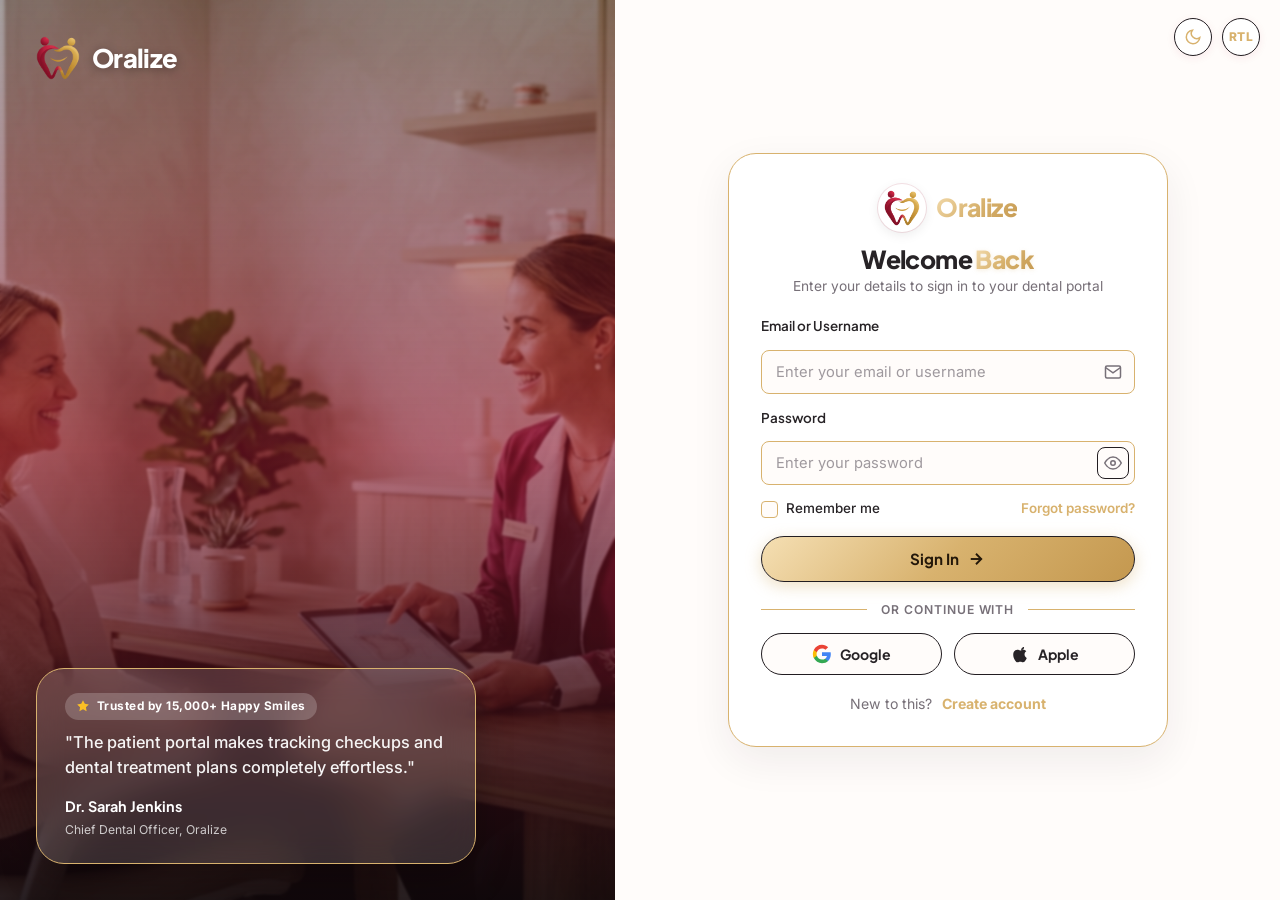
<file: login.html>
<!DOCTYPE html>
<html lang="en" dir="ltr">
<head>
  <meta charset="UTF-8">
  <meta name="viewport" content="width=device-width, initial-scale=1.0">
  <meta name="description" content="Sign in to your Oralize account to access dental records, appointments, and personalized treatment plans.">
  <title>Login — Oralize Dental Center</title>

  <link rel="icon" type="image/png" href="assets/images/logo.png">

  <link rel="stylesheet" href="index.css">
  <link rel="stylesheet" href="login.css">
</head>
<body class="auth-body">

  <div class="auth-split-wrapper">

    <aside class="auth-visual-side" aria-label="Oralize Dental Experience">
      <div class="auth-visual-image-wrap">
        <img
          src="assets/images/contact_hero_consultation.jpg"
          alt="Warm dental care consultation at Oralize clinic"
          class="auth-visual-img"
        >
        <div class="auth-visual-overlay"></div>
      </div>

      <a href="index.html" class="auth-brand-top" aria-label="Oralize Dental Home">
        <span class="auth-brand-icon">
          <img src="assets/images/logo.png" alt="Oralize Dental Logo" class="auth-brand-img" width="40" height="40">
        </span>
        <span class="auth-brand-name">Oralize</span>
      </a>

      <div class="auth-visual-quote-card">
        <div class="auth-quote-badge">
          <svg width="14" height="14" viewBox="0 0 24 24" fill="currentColor" aria-hidden="true"><path d="M12 2l3.09 6.26L22 9.27l-5 4.87 1.18 6.88L12 17.77l-6.18 3.25L7 14.14 2 9.27l6.91-1.01L12 2z"/></svg>
          <span>Trusted by 15,000+ Happy Smiles</span>
        </div>
        <p class="auth-quote-text">
          "The patient portal makes tracking checkups and dental treatment plans completely effortless."
        </p>
        <div class="auth-quote-author">
          <span class="author-name">Dr. Sarah Jenkins</span>
          <span class="author-sub">Chief Dental Officer, Oralize</span>
        </div>
      </div>
    </aside>

    <main class="auth-form-side">

      <div class="auth-top-controls">
        <button type="button" class="header-icon-btn theme-toggle" aria-label="Switch Theme" title="Switch Theme">
          <span class="theme-icon">
            <svg width="18" height="18" viewBox="0 0 24 24" fill="none" stroke="currentColor" stroke-width="2"><path d="M21 12.79A9 9 0 1 1 11.21 3 7 7 0 0 0 21 12.79z"/></svg>
          </span>
        </button>

        <button type="button" class="header-icon-btn rtl-toggle" aria-label="Toggle RTL Direction" title="Toggle RTL Direction">
          <span class="rtl-label" style="font-size: 0.75rem; font-weight: 800;">RTL</span>
        </button>
      </div>

      <div class="auth-card-container">
        <div class="auth-card">

          <div class="auth-brand-center">
            <a href="index.html" class="brand-logo" aria-label="Oralize Dental Home">
              <span class="brand-logo-icon">
                <img src="assets/images/logo.png" alt="Oralize Dental Logo" class="brand-logo-img" width="38" height="38">
              </span>
              <span>Oralize</span>
            </a>
          </div>

          <div class="auth-header">
            <h1 class="auth-title">Welcome <span class="highlight-champagne">Back</span></h1>
            <p class="auth-subtitle">Enter your details to sign in to your dental portal</p>
          </div>

          <div id="auth-alert" class="auth-alert" role="alert" aria-live="polite" style="display: none;"></div>

          <form id="login-form" class="auth-form" novalidate>

            <div class="form-group">
              <label for="login-email" class="form-label">Email or Username</label>
              <div class="input-icon-wrap">
                <input
                  type="text"
                  id="login-email"
                  name="email"
                  class="form-control"
                  placeholder="Enter your email or username"
                  required
                  autocomplete="username"
                  aria-required="true"
                >
                <span class="input-icon" aria-hidden="true">
                  <svg width="18" height="18" viewBox="0 0 24 24" fill="none" stroke="currentColor" stroke-width="2"><path d="M4 4h16c1.1 0 2 .9 2 2v12c0 1.1-.9 2-2 2H4c-1.1 0-2-.9-2-2V6c0-1.1.9-2 2-2z"/><polyline points="22,6 12,13 2,6"/></svg>
                </span>
              </div>
              <div class="field-error" id="email-error" aria-live="polite"></div>
            </div>

            <div class="form-group">
              <label for="login-password" class="form-label">Password</label>
              <div class="input-icon-wrap">
                <input
                  type="password"
                  id="login-password"
                  name="password"
                  class="form-control"
                  placeholder="Enter your password"
                  required
                  autocomplete="current-password"
                  aria-required="true"
                >
                <button
                  type="button"
                  class="password-toggle-btn"
                  id="toggle-password-btn"
                  aria-label="Show password"
                  tabindex="-1"
                >
                  <svg class="eye-open" width="18" height="18" viewBox="0 0 24 24" fill="none" stroke="currentColor" stroke-width="2"><path d="M1 12s4-8 11-8 11 8 11 8-4 8-11 8-11-8-11-8z"/><circle cx="12" cy="12" r="3"/></svg>
                  <svg class="eye-closed" width="18" height="18" viewBox="0 0 24 24" fill="none" stroke="currentColor" stroke-width="2" style="display: none;"><path d="M17.94 17.94A10.07 10.07 0 0 1 12 20c-7 0-11-8-11-8a18.45 18.45 0 0 1 5.06-5.94M9.9 4.24A9.12 9.12 0 0 1 12 4c7 0 11 8 11 8a18.5 18.5 0 0 1-2.16 3.19m-6.72-1.07a3 3 0 1 1-4.24-4.24"/><line x1="1" y1="1" x2="23" y2="23"/></svg>
                </button>
              </div>
              <div class="field-error" id="password-error" aria-live="polite"></div>
            </div>

            <div class="auth-options-row">
              <label class="remember-label" for="remember-me">
                <input type="checkbox" id="remember-me" name="remember" class="custom-checkbox">
                <span class="checkbox-box" aria-hidden="true">
                  <svg width="12" height="12" viewBox="0 0 24 24" fill="none" stroke="currentColor" stroke-width="3.5"><polyline points="20 6 9 17 4 12"/></svg>
                </span>
                <span class="remember-text">Remember me</span>
              </label>

              <a href="#" class="forgot-link" id="forgot-password-link">Forgot password?</a>
            </div>

            <button type="submit" class="btn btn-primary auth-submit-btn" id="login-submit-btn">
              <span>Sign In</span>
              <svg width="18" height="18" viewBox="0 0 24 24" fill="none" stroke="currentColor" stroke-width="2.5" aria-hidden="true"><line x1="5" y1="12" x2="19" y2="12"/><polyline points="12 5 19 12 12 19"/></svg>
            </button>

          </form>

          <div class="auth-divider">
            <span class="divider-line"></span>
            <span class="divider-text">Or continue with</span>
            <span class="divider-line"></span>
          </div>

          <div class="social-login-grid">
            <button type="button" class="btn-social" id="google-login-btn" aria-label="Sign in with Google">
              <svg width="20" height="20" viewBox="0 0 24 24" aria-hidden="true">
                <path fill="#4285F4" d="M22.56 12.25c0-.78-.07-1.53-.2-2.25H12v4.26h5.92c-.26 1.37-1.04 2.53-2.21 3.31v2.77h3.57c2.08-1.92 3.28-4.74 3.28-8.09z"/>
                <path fill="#34A853" d="M12 23c2.97 0 5.46-.98 7.28-2.66l-3.57-2.77c-.98.66-2.23 1.06-3.71 1.06-2.86 0-5.29-1.93-6.16-4.53H2.18v2.84C3.99 20.53 7.7 23 12 23z"/>
                <path fill="#FBBC05" d="M5.84 14.09c-.22-.66-.35-1.36-.35-2.09s.13-1.43.35-2.09V7.06H2.18C1.43 8.55 1 10.22 1 12s.43 3.45 1.18 4.94l2.85-2.22.81-.63z"/>
                <path fill="#EA4335" d="M12 5.38c1.62 0 3.06.56 4.21 1.64l3.15-3.15C17.45 2.09 14.97 1 12 1 7.7 1 3.99 3.47 2.18 7.06l3.66 2.84c.87-2.6 3.3-4.52 6.16-4.52z"/>
              </svg>
              <span>Google</span>
            </button>

            <button type="button" class="btn-social" id="apple-login-btn" aria-label="Sign in with Apple">
              <svg width="20" height="20" viewBox="0 0 24 24" fill="currentColor" aria-hidden="true">
                <path d="M18.71 19.5c-.83 1.24-1.71 2.45-3.05 2.47-1.34.03-1.77-.79-3.29-.79-1.53 0-2 .77-3.27.82-1.31.05-2.3-1.32-3.14-2.53C4.25 17 2.94 12.45 4.7 9.39c.87-1.52 2.43-2.48 4.12-2.51 1.28-.02 2.5.87 3.29.87.78 0 2.26-1.07 3.81-.91.65.03 2.47.26 3.64 1.98-.09.06-2.17 1.28-2.15 3.81.03 3.02 2.65 4.03 2.68 4.04-.03.07-.42 1.44-1.38 2.83M15.97 6.37c.61-.75 1.04-1.8 0.92-2.87-.93.04-2.02.63-2.66 1.38-.56.65-1.06 1.71-.92 2.74 1.05.08 2.07-.54 2.66-1.25z"/>
              </svg>
              <span>Apple</span>
            </button>
          </div>

          <div class="auth-footer-prompt">
            <span>New to this?</span>
            <a href="signup.html" class="auth-switch-link">Create account</a>
          </div>

        </div>
      </div>

    </main>

  </div>

  <div class="toast-container" id="toast-container" aria-live="polite"></div>

  <script src="login.js"></script>
</body>
</html>
</file>
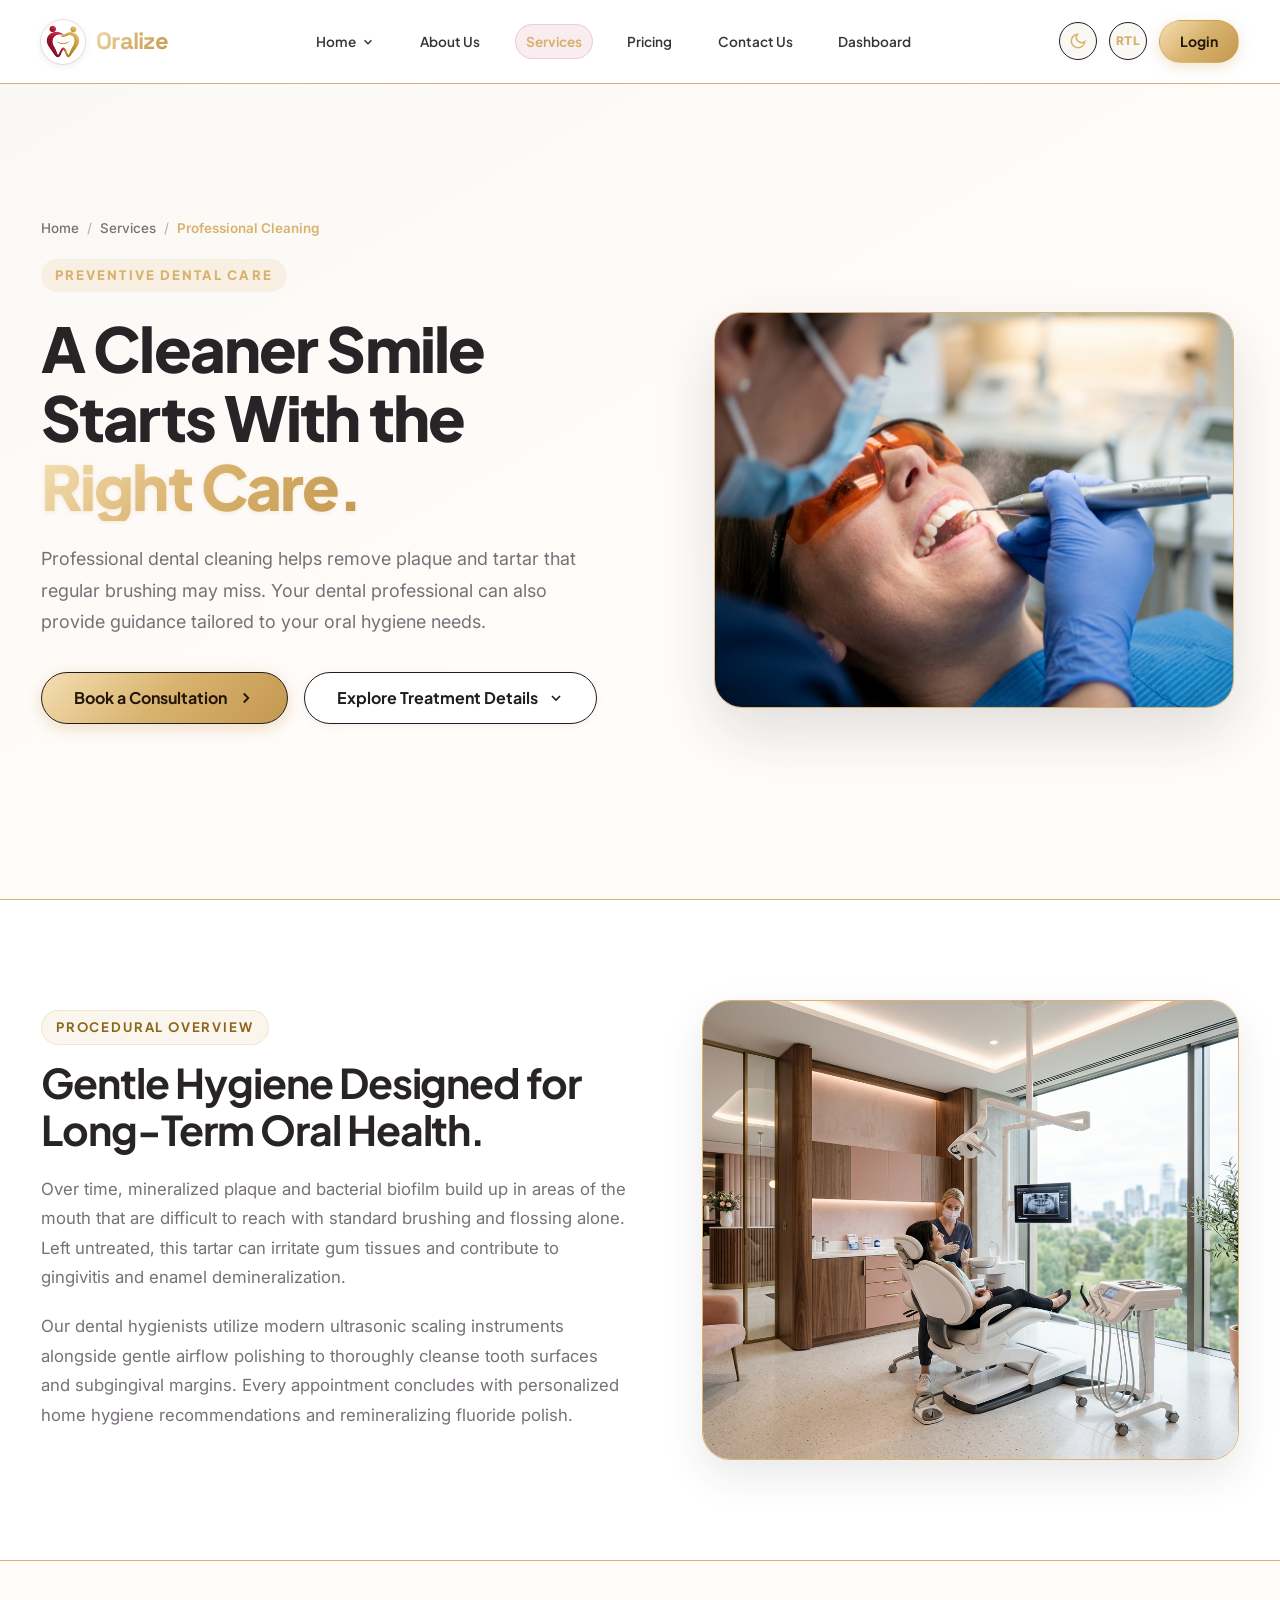
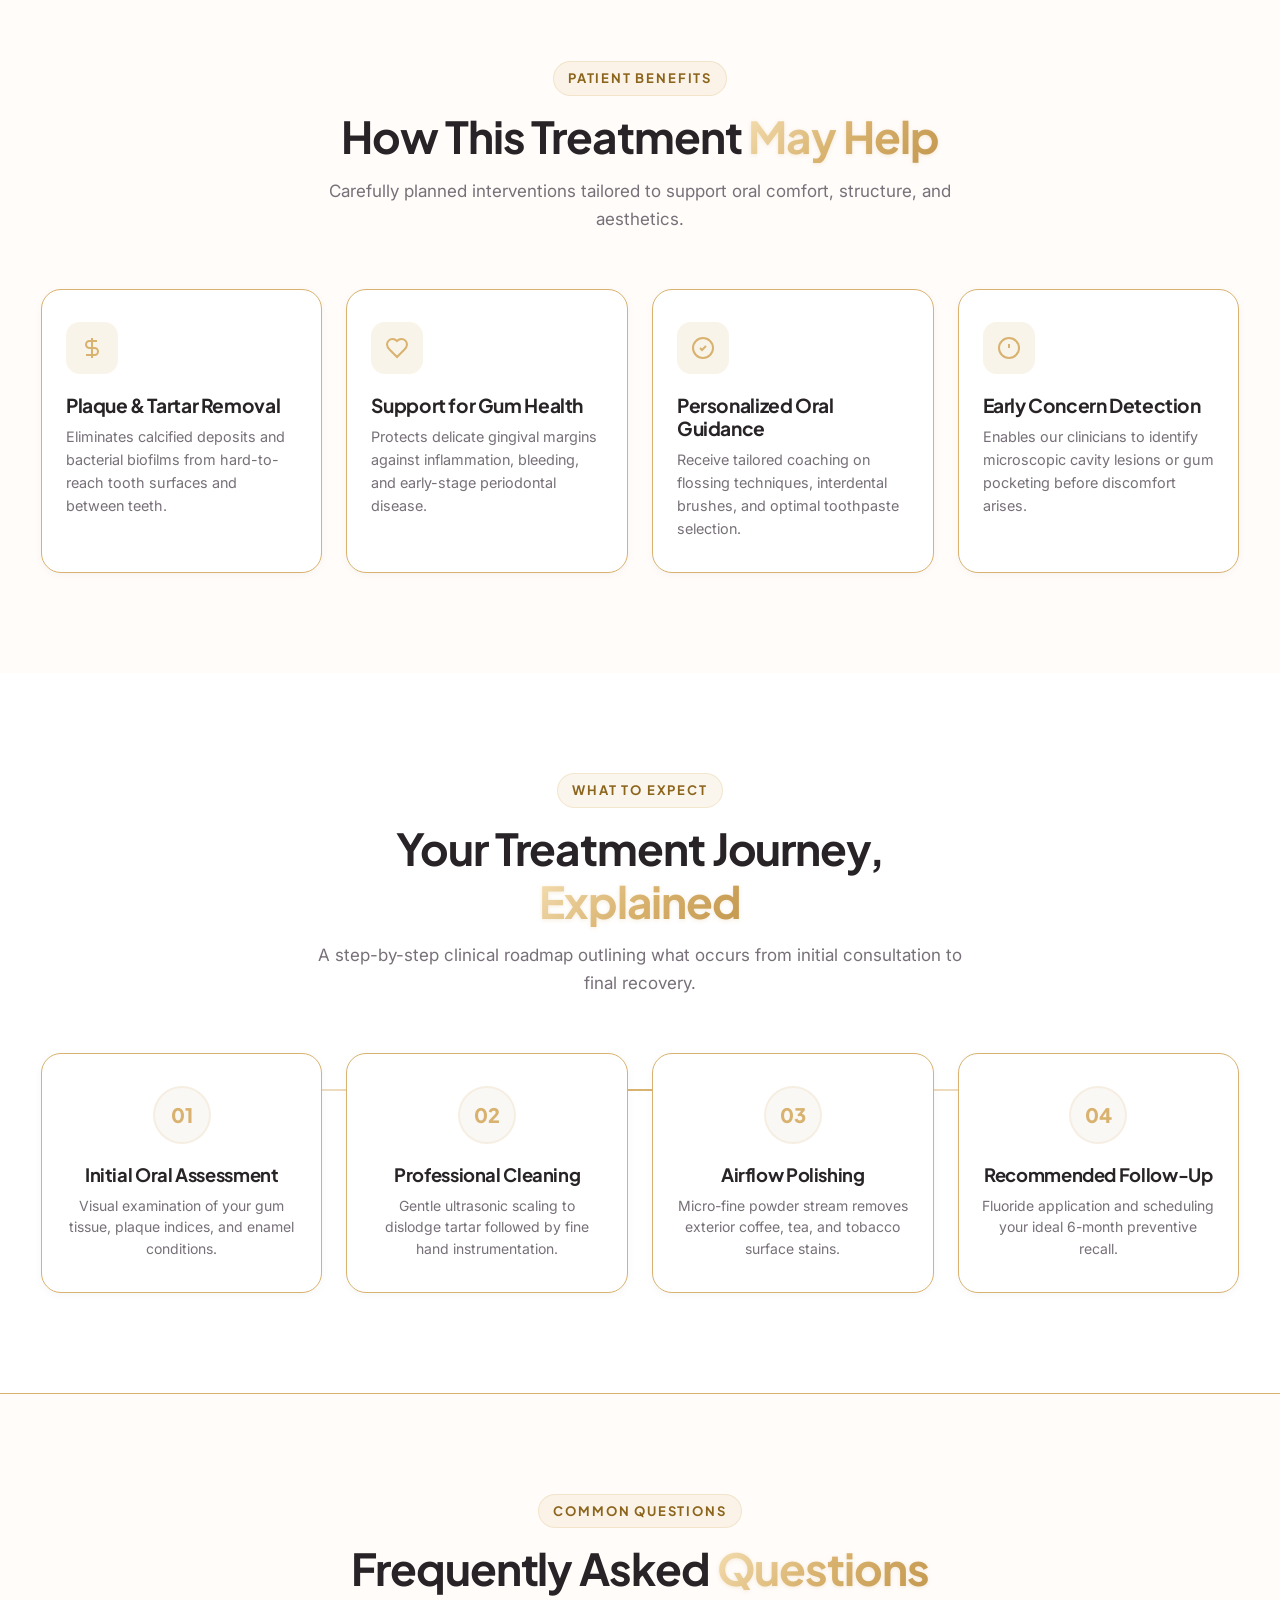
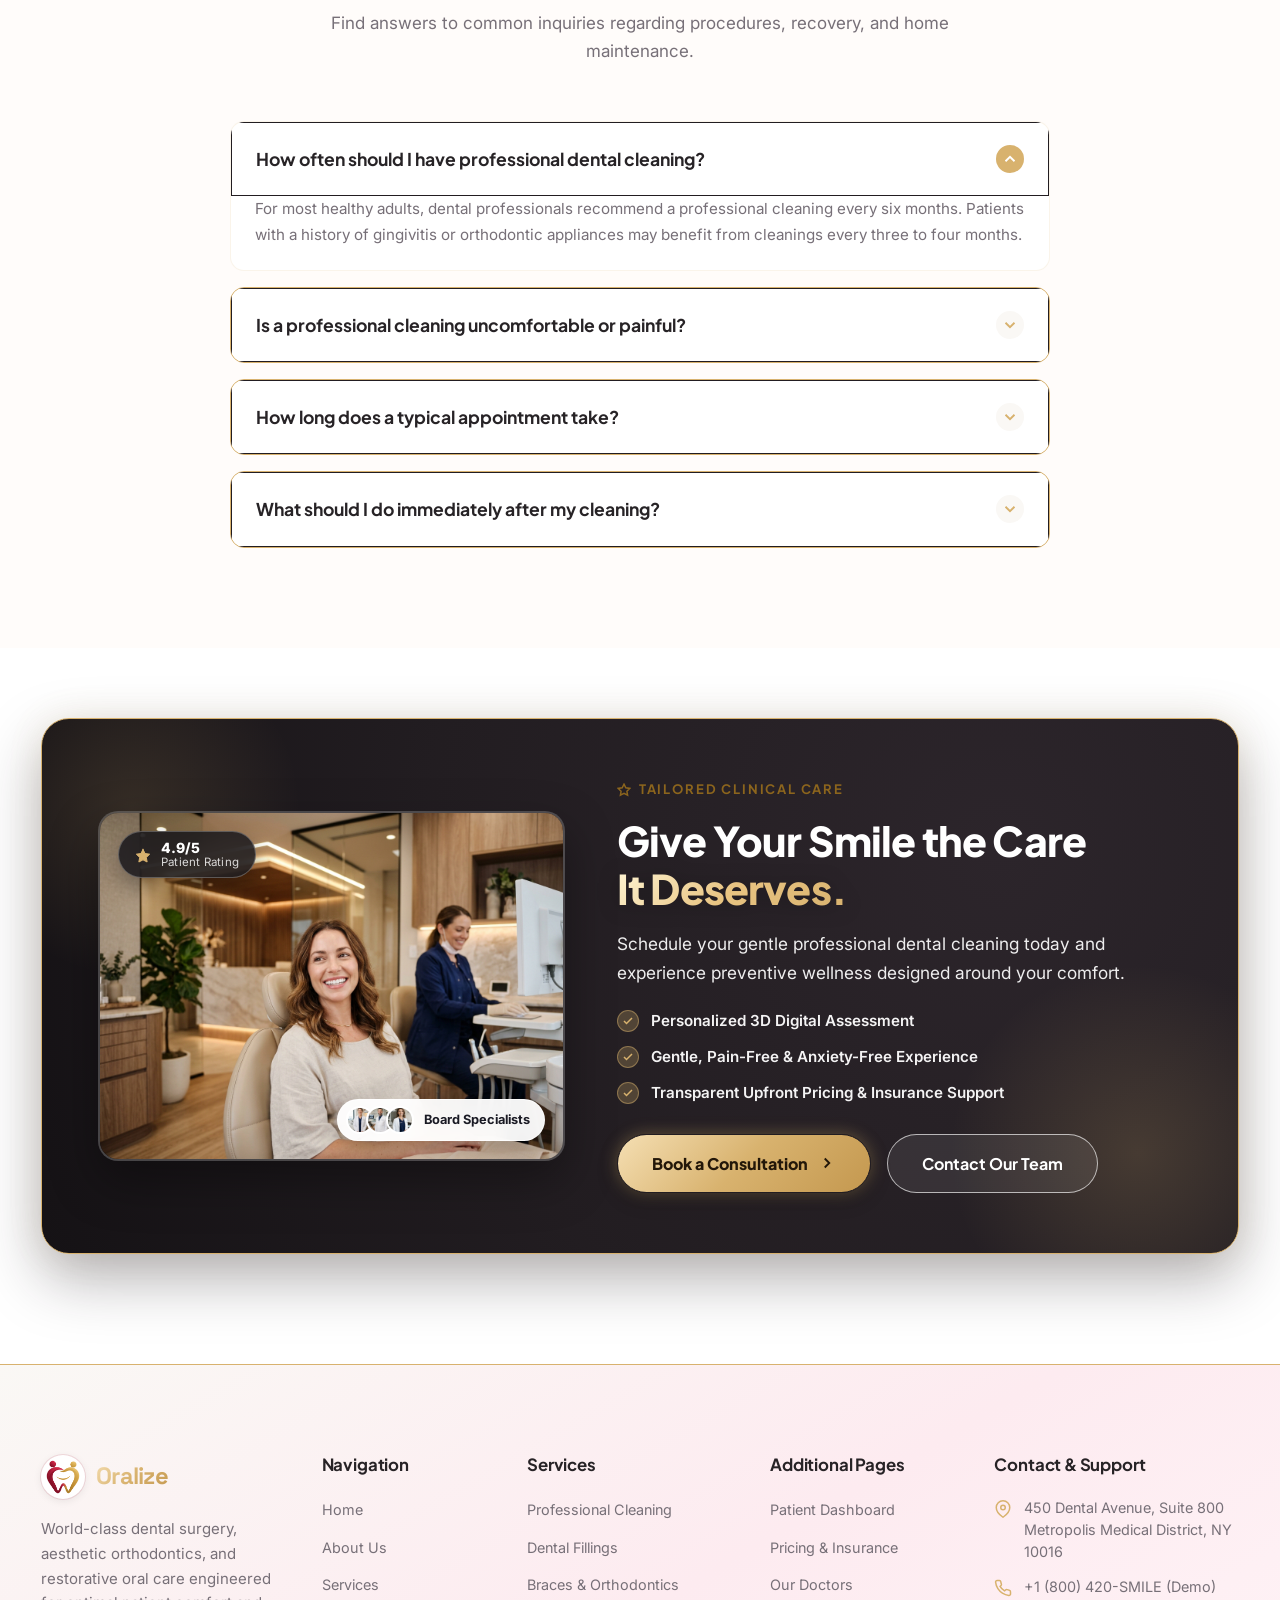
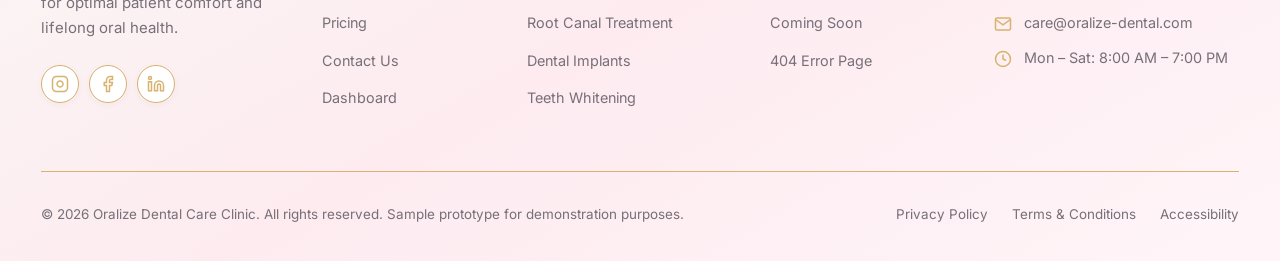
<file: services-details.html>
<!DOCTYPE html>
<html lang="en" dir="ltr">
<head>
  <meta charset="UTF-8">
  <meta name="viewport" content="width=device-width, initial-scale=1.0">
  <meta name="description" content="Explore clinical dental procedures and treatments at Oralize Dental Clinic.">
  <title>Service Details — Oralize Dental Clinic</title>

  <link rel="icon" type="image/png" href="assets/images/logo.png">

  <link rel="stylesheet" href="index.css">
  <link rel="stylesheet" href="services-details.css">
</head>
<body>

  <header class="site-header is-light" id="site-header">
    <div class="container-wide header-inner">
      <a href="index.html" class="brand-logo" aria-label="Oralize Dental Home">
        <span class="brand-logo-icon">
          <img src="assets/images/logo.png" alt="Oralize Dental Logo" class="brand-logo-img" width="38" height="38">
        </span>
        <span>Oralize</span>
      </a>

      <nav class="nav-menu" id="primary-nav" aria-label="Main Navigation">
        <div class="nav-item nav-item-dropdown">
          <a href="index.html" class="nav-link dropdown-trigger" aria-haspopup="true" aria-expanded="false">
            <span>Home</span>
            <svg class="dropdown-arrow" viewBox="0 0 24 24" fill="none" stroke="currentColor" stroke-width="2.5"><polyline points="6 9 12 15 18 9"/></svg>
          </a>
          <div class="dropdown-menu">
            <a href="index.html" class="dropdown-link">
              <span>Home 1</span>
              <span class="dropdown-tag">Reference</span>
            </a>
            <a href="home2.html" class="dropdown-link">
              <span>Home 2</span>
              <span class="dropdown-tag">Modern</span>
            </a>
          </div>
        </div>

        <div class="nav-item">
          <a href="about.html" class="nav-link">About Us</a>
        </div>

        <div class="nav-item">
          <a href="services.html" class="nav-link active">Services</a>
        </div>

        <div class="nav-item">
          <a href="pricing.html" class="nav-link">Pricing</a>
        </div>

        <div class="nav-item">
          <a href="contact.html" class="nav-link">Contact Us</a>
        </div>

        <div class="nav-item">
          <a href="dashboard.html" class="nav-link">Dashboard</a>
        </div>

        <div class="nav-item nav-item-mobile-login">
          <a href="login.html" class="btn btn-primary nav-mobile-login-btn">
            <span>Login</span>
            <svg width="18" height="18" viewBox="0 0 24 24" fill="none" stroke="currentColor" stroke-width="2.2" aria-hidden="true"><path d="M15 3h4a2 2 0 0 1 2 2v14a2 2 0 0 1-2 2h-4"/><polyline points="10 17 15 12 10 7"/><line x1="15" y1="12" x2="3" y2="12"/></svg>
          </a>
        </div>
      </nav>

      <div class="header-actions">
        <button type="button" class="header-icon-btn theme-toggle" aria-label="Switch Theme" title="Switch Theme">
          <span class="theme-icon">
            <svg width="18" height="18" viewBox="0 0 24 24" fill="none" stroke="currentColor" stroke-width="2"><path d="M21 12.79A9 9 0 1 1 11.21 3 7 7 0 0 0 21 12.79z"/></svg>
          </span>
        </button>

        <button type="button" class="header-icon-btn rtl-toggle" aria-label="Toggle RTL Direction" title="Toggle RTL Direction">
          <span class="rtl-label" style="font-size: 0.75rem; font-weight: 800;">RTL</span>
        </button>

        <a href="login.html" class="btn header-login-btn">
          <span>Login</span>
        </a>

        <button type="button" class="mobile-nav-toggle" aria-label="Toggle Navigation Menu" aria-expanded="false" aria-controls="primary-nav">
          <span></span>
          <span></span>
          <span></span>
        </button>
      </div>
    </div>
  </header>

  <main id="main-content">
    <section class="sd-hero" aria-label="Service Detail Introduction">
      <div class="container-wide">
        <nav class="sd-breadcrumb" aria-label="Breadcrumb">
          <a href="index.html">Home</a>
          <span class="sd-breadcrumb-sep">/</span>
          <a href="services.html">Services</a>
          <span class="sd-breadcrumb-sep">/</span>
          <span class="sd-breadcrumb-current" id="sd-breadcrumb-service">Loading Service...</span>
        </nav>

        <div class="sd-hero-grid">
          <div class="sd-hero-content">
            <div class="sd-hero-eyebrow" id="sd-eyebrow">DENTAL CARE</div>

            <h1 class="sd-hero-title" id="sd-hero-title">
              Loading Treatment Details...
            </h1>

            <p class="sd-hero-desc" id="sd-hero-desc">
              Discover customized clinical options designed for your oral health and smile longevity.
            </p>

            <div class="sd-hero-actions">
              <button type="button" class="btn btn-primary btn-lg btn-book-service" data-open-modal="appointment-modal">
                <span>Book a Consultation</span>
                <svg width="18" height="18" viewBox="0 0 24 24" fill="none" stroke="currentColor" stroke-width="2.5"><polyline points="9 18 15 12 9 6"/></svg>
              </button>

              <a href="#overview" class="btn btn-outline btn-lg">
                <span>Explore Treatment Details</span>
                <svg width="16" height="16" viewBox="0 0 24 24" fill="none" stroke="currentColor" stroke-width="2.5"><polyline points="6 9 12 15 18 9"/></svg>
              </a>
            </div>
          </div>

          <div class="sd-hero-visual">
            <div class="sd-hero-img-box">
              <img id="sd-hero-img" src="assets/images/service_cleaning.jpg" alt="Service procedure illustration" loading="eager" width="520" height="480">
            </div>
          </div>
        </div>
      </div>
    </section>

    <section class="section sd-overview" id="overview" aria-labelledby="sd-overview-heading">
      <div class="container">
        <div class="sd-overview-grid">
          <div class="sd-overview-content">
            <div class="eyebrow eyebrow-badge">PROCEDURAL OVERVIEW</div>
            <h2 id="sd-overview-title">Clinical Background & <span class="highlight-champagne">Diagnosis</span></h2>
            <div id="sd-overview-paragraphs">
            </div>
          </div>
          <div class="sd-overview-visual">
            <div class="sd-overview-img-box">
              <img id="sd-overview-img" src="assets/images/about_clinic_interior.jpg" alt="Clinical treatment environment" loading="lazy">
            </div>
          </div>
        </div>
      </div>
    </section>

    <section class="section sd-benefits" aria-labelledby="sd-benefits-heading">
      <div class="container">
        <div class="section-header">
          <div class="eyebrow eyebrow-badge">PATIENT BENEFITS</div>
          <h2 id="sd-benefits-heading">How This Treatment <span class="highlight-champagne">May Help</span></h2>
          <p>Carefully planned interventions tailored to support oral comfort, structure, and aesthetics.</p>
        </div>

        <div class="sd-benefits-grid" id="sd-benefits-grid">
        </div>
      </div>
    </section>

    <section class="section sd-process" aria-labelledby="sd-process-heading">
      <div class="container">
        <div class="section-header">
          <div class="eyebrow eyebrow-badge">WHAT TO EXPECT</div>
          <h2 id="sd-process-heading">Your Treatment Journey, <span class="highlight-champagne">Explained</span></h2>
          <p>A step-by-step clinical roadmap outlining what occurs from initial consultation to final recovery.</p>
        </div>

        <div class="sd-process-track">
          <div class="sd-process-line" aria-hidden="true"></div>
          <div class="sd-process-grid" id="sd-process-grid">
          </div>
        </div>
      </div>
    </section>

    <section class="section sd-faqs" aria-labelledby="sd-faqs-heading">
      <div class="container">
        <div class="section-header">
          <div class="eyebrow eyebrow-badge">COMMON QUESTIONS</div>
          <h2 id="sd-faqs-heading">Frequently Asked <span class="highlight-champagne">Questions</span></h2>
          <p>Find answers to common inquiries regarding procedures, recovery, and home maintenance.</p>
        </div>

        <div class="sd-faqs-wrap" id="sd-faqs-wrap">
        </div>
      </div>
    </section>

    <section class="section sd-cta-section" aria-labelledby="sd-cta-heading">
      <div class="container">
        <div class="sd-cta-banner" id="sd-cta-card">
          <div class="sd-cta-grid">
            <!-- Left: Visual Image & Floating Trust Badges -->
            <div class="sd-cta-visual">
              <div class="sd-cta-img-box">
                <img src="assets/images/services_cta_patient.jpg" alt="Patient consultation in luxury dental clinic" class="sd-cta-img" loading="lazy" width="600" height="450">
                <div class="sd-cta-badge-satisfaction" aria-label="Satisfaction rating">
                  <span class="badge-star" aria-hidden="true"><svg class="lucide lucide-star" width="16" height="16" viewBox="0 0 24 24" fill="currentColor" stroke="currentColor" stroke-width="1.5" stroke-linecap="round" stroke-linejoin="round"><polygon points="12 2 15.09 8.26 22 9.27 17 14.14 18.18 21.02 12 17.77 5.82 21.02 7 14.14 2 9.27 8.91 8.26 12 2"/></svg></span>
                  <div class="badge-text-group">
                    <strong>4.9/5</strong>
                    <span>Patient Rating</span>
                  </div>
                </div>
                <div class="sd-cta-trust-pill">
                  <div class="sd-cta-avatar-stack">
                    <img src="assets/images/doctor_sarah.jpg" alt="Dr. Sarah Mitchell" width="28" height="28">
                    <img src="assets/images/doctor_marcus.jpg" alt="Dr. Marcus Vance" width="28" height="28">
                    <img src="assets/images/doctor_elena.jpg" alt="Dr. Elena Rostova" width="28" height="28">
                  </div>
                  <span>Board Specialists</span>
                </div>
              </div>
            </div>

            <!-- Right: Content & Action Buttons -->
            <div class="sd-cta-content">
              <div class="eyebrow eyebrow-white sd-cta-eyebrow">
                <svg width="14" height="14" viewBox="0 0 24 24" fill="none" stroke="currentColor" stroke-width="2.5" aria-hidden="true"><path d="M12 2l3.09 6.26L22 9.27l-5 4.87 1.18 6.88L12 17.77l-6.18 3.25L7 14.14 2 9.27l6.91-1.01L12 2z"/></svg>
                <span>TAILORED CLINICAL CARE</span>
              </div>
              <h2 id="sd-cta-title">Give Your Smile the <span class="highlight-champagne">Care It Deserves</span>.</h2>
              <p id="sd-cta-desc" class="sd-cta-desc">
                Schedule your consultation today and discuss your personalized treatment plan with our dedicated specialists.
              </p>

              <div class="sd-cta-perks">
                <div class="sd-cta-perk">
                  <span class="sd-cta-perk-icon" aria-hidden="true">
                    <svg width="12" height="12" viewBox="0 0 24 24" fill="none" stroke="currentColor" stroke-width="3"><polyline points="20 6 9 17 4 12"/></svg>
                  </span>
                  <span>Personalized 3D Digital Assessment</span>
                </div>
                <div class="sd-cta-perk">
                  <span class="sd-cta-perk-icon" aria-hidden="true">
                    <svg width="12" height="12" viewBox="0 0 24 24" fill="none" stroke="currentColor" stroke-width="3"><polyline points="20 6 9 17 4 12"/></svg>
                  </span>
                  <span>Gentle, Pain-Free & Anxiety-Free Experience</span>
                </div>
                <div class="sd-cta-perk">
                  <span class="sd-cta-perk-icon" aria-hidden="true">
                    <svg width="12" height="12" viewBox="0 0 24 24" fill="none" stroke="currentColor" stroke-width="3"><polyline points="20 6 9 17 4 12"/></svg>
                  </span>
                  <span>Transparent Upfront Pricing & Insurance Support</span>
                </div>
              </div>

              <div class="sd-cta-actions">
                <button type="button" class="btn btn-white btn-lg btn-book-service btn-book-appointment" data-open-modal="appointment-modal">
                  <span>Book a Consultation</span>
                  <svg width="18" height="18" viewBox="0 0 24 24" fill="none" stroke="currentColor" stroke-width="2.5"><polyline points="9 18 15 12 9 6"/></svg>
                </button>
                <a href="contact.html" class="btn btn-outline-white btn-lg">
                  <span>Contact Our Team</span>
                </a>
              </div>
            </div>
          </div>
        </div>
      </div>
    </section>
  </main>

  <footer class="site-footer" id="site-footer">
    <div class="container-wide">
      <div class="footer-top-grid">
        <div class="footer-column footer-brand">
          <a href="index.html" class="brand-logo" aria-label="Oralize Dental Home">
            <span class="brand-logo-icon">
              <img src="assets/images/logo.png" alt="Oralize Dental Logo" class="brand-logo-img" width="38" height="38">
            </span>
            <span>Oralize</span>
          </a>
          <p>
            World-class dental surgery, aesthetic orthodontics, and restorative oral care engineered for optimal patient comfort and lifelong oral health.
          </p>
          <div class="footer-socials">
            <a href="https://instagram.com" class="social-link" aria-label="Instagram" target="_blank" rel="noopener">
              <svg width="18" height="18" viewBox="0 0 24 24" fill="none" stroke="currentColor" stroke-width="2"><rect x="2" y="2" width="20" height="20" rx="5" ry="5"/><path d="M16 11.37A4 4 0 1 1 12.63 8 4 4 0 0 1 16 11.37z"/><line x1="17.5" y1="6.5" x2="17.51" y2="6.5"/></svg>
            </a>
            <a href="https://facebook.com" class="social-link" aria-label="Facebook" target="_blank" rel="noopener">
              <svg width="18" height="18" viewBox="0 0 24 24" fill="none" stroke="currentColor" stroke-width="2"><path d="M18 2h-3a5 5 0 0 0-5 5v3H7v4h3v8h4v-8h3l1-4h-4V7a1 1 0 0 1 1-1h3z"/></svg>
            </a>
            <a href="https://linkedin.com" class="social-link" aria-label="LinkedIn" target="_blank" rel="noopener">
              <svg width="18" height="18" viewBox="0 0 24 24" fill="none" stroke="currentColor" stroke-width="2"><path d="M16 8a6 6 0 0 1 6 6v7h-4v-7a2 2 0 0 0-2-2 2 2 0 0 0-2 2v7h-4v-7a6 6 0 0 1 6-6z"/><rect x="2" y="9" width="4" height="12"/><circle cx="4" cy="4" r="2"/></svg>
            </a>
          </div>
        </div>

        <div class="footer-column">
          <h4>Navigation</h4>
          <ul class="footer-nav-list">
            <li><a href="index.html" class="footer-nav-link">Home</a></li>
            <li><a href="about.html" class="footer-nav-link">About Us</a></li>
            <li><a href="services.html" class="footer-nav-link">Services</a></li>
            <li><a href="pricing.html" class="footer-nav-link">Pricing</a></li>
            <li><a href="contact.html" class="footer-nav-link">Contact Us</a></li>
            <li><a href="dashboard.html" class="footer-nav-link">Dashboard</a></li>
          </ul>
        </div>

        <div class="footer-column">
          <h4>Services</h4>
          <ul class="footer-nav-list">
            <li><a href="services-details.html?service=professional-cleaning" class="footer-nav-link">Professional Cleaning</a></li>
            <li><a href="services-details.html?service=dental-fillings" class="footer-nav-link">Dental Fillings</a></li>
            <li><a href="services-details.html?service=braces-orthodontics" class="footer-nav-link">Braces & Orthodontics</a></li>
            <li><a href="services-details.html?service=root-canal-treatment" class="footer-nav-link">Root Canal Treatment</a></li>
            <li><a href="services-details.html?service=dental-implants" class="footer-nav-link">Dental Implants</a></li>
            <li><a href="services-details.html?service=teeth-whitening" class="footer-nav-link">Teeth Whitening</a></li>
          </ul>
        </div>

        <div class="footer-column">
          <h4>Additional Pages</h4>
          <ul class="footer-nav-list">
            <li><a href="dashboard.html" class="footer-nav-link">Patient Dashboard</a></li>
            <li><a href="pricing.html" class="footer-nav-link">Pricing & Insurance</a></li>
            <li><a href="doctors.html" class="footer-nav-link">Our Doctors</a></li>
            <li><a href="coming-soon.html" class="footer-nav-link">Coming Soon</a></li>
            <li><a href="404.html" class="footer-nav-link">404 Error Page</a></li>
          </ul>
        </div>

        <div class="footer-column">
          <h4>Contact & Support</h4>
          <div class="footer-contact-list">
            <div class="footer-contact-item">
              <svg viewBox="0 0 24 24" fill="none" stroke="currentColor" stroke-width="2"><path d="M21 10c0 7-9 13-9 13s-9-6-9-13a9 9 0 0 1 18 0z"/><circle cx="12" cy="10" r="3"/></svg>
              <span>450 Dental Avenue, Suite 800<br>Metropolis Medical District, NY 10016</span>
            </div>
            <div class="footer-contact-item">
              <svg viewBox="0 0 24 24" fill="none" stroke="currentColor" stroke-width="2"><path d="M22 16.92v3a2 2 0 0 1-2.18 2 19.79 19.79 0 0 1-8.63-3.07 19.5 19.5 0 0 1-6-6 19.79 19.79 0 0 1-3.07-8.67A2 2 0 0 1 4.11 2h3a2 2 0 0 1 2 1.72 12.84 12.84 0 0 0 .7 2.81 2 2 0 0 1-.45 2.11L8.09 9.91a16 16 0 0 0 6 6l1.27-1.27a2 2 0 0 1 2.11-.45 12.84 12.84 0 0 0 2.81.7A2 2 0 0 1 22 16.92z"/></svg>
              <span>+1 (800) 420-SMILE (Demo)</span>
            </div>
            <div class="footer-contact-item">
              <svg viewBox="0 0 24 24" fill="none" stroke="currentColor" stroke-width="2"><path d="M4 4h16c1.1 0 2 .9 2 2v12c0 1.1-.9 2-2 2H4c-1.1 0-2-.9-2-2V6c0-1.1.9-2 2-2z"/><polyline points="22,6 12,13 2,6"/></svg>
              <span>care@oralize-dental.com</span>
            </div>
            <div class="footer-contact-item">
              <svg viewBox="0 0 24 24" fill="none" stroke="currentColor" stroke-width="2"><circle cx="12" cy="12" r="10"/><polyline points="12 6 12 12 16 14"/></svg>
              <span>Mon – Sat: 8:00 AM – 7:00 PM</span>
            </div>
          </div>
        </div>
      </div>

      <div class="footer-bottom-bar">
        <div>
          &copy; 2026 Oralize Dental Care Clinic. All rights reserved. Sample prototype for demonstration purposes.
        </div>
        <div class="footer-bottom-links">
          <a href="about.html" class="footer-bottom-link">Privacy Policy</a>
          <a href="about.html" class="footer-bottom-link">Terms & Conditions</a>
          <a href="contact.html" class="footer-bottom-link">Accessibility</a>
        </div>
      </div>
    </div>
  </footer>

  <div class="modal-overlay" id="appointment-modal" role="dialog" aria-modal="true" aria-labelledby="modal-booking-title">
    <div class="modal-dialog">
      <button type="button" class="modal-close-btn" data-close-modal aria-label="Close dialog">
        <svg width="20" height="20" viewBox="0 0 24 24" fill="none" stroke="currentColor" stroke-width="2.5"><line x1="18" y1="6" x2="6" y2="18"/><line x1="6" y1="6" x2="18" y2="18"/></svg>
      </button>

      <div class="modal-header">
        <div class="eyebrow eyebrow-badge">APPOINTMENT RESERVATION</div>
        <h3 id="modal-booking-title">Book Your Dental Consultation</h3>
        <p>Select your preferred treatment, date, and specialist. We will confirm your slot instantly.</p>
      </div>

      <form id="appointment-form">
        <div class="form-grid-2">
          <div class="form-group">
            <label class="form-label" for="booking-name">Full Name *</label>
            <input type="text" id="booking-name" name="name" class="form-control" placeholder="e.g. Eleanor Vance" required>
          </div>
          <div class="form-group">
            <label class="form-label" for="booking-phone">Phone Number *</label>
            <input type="tel" id="booking-phone" name="phone" class="form-control" placeholder="+1 (555) 019-2834" required>
          </div>
        </div>

        <div class="form-grid-2">
          <div class="form-group">
            <label class="form-label" for="booking-service">Procedure / Service *</label>
            <select id="booking-service" name="service" class="form-control" required>
              <option value="Professional Cleaning">Professional Cleaning ($120)</option>
              <option value="Dental Fillings">Dental Fillings ($180)</option>
              <option value="Braces & Orthodontics">Braces & Orthodontics ($3,200)</option>
              <option value="Teeth Whitening">Laser Teeth Whitening ($290)</option>
              <option value="Dental Implants">Dental Implants ($1,450)</option>
              <option value="Root Canal Treatment">Root Canal Treatment ($650)</option>
            </select>
          </div>
          <div class="form-group">
            <label class="form-label" for="booking-dentist">Preferred Specialist</label>
            <select id="booking-dentist" name="dentist" class="form-control">
              <option value="Dr. Sarah Mitchell, DDS">Dr. Sarah Mitchell, DDS (Chief Surgeon)</option>
              <option value="Dr. Marcus Vance, DMD">Dr. Marcus Vance, DMD (Orthodontist)</option>
              <option value="Dr. Elena Rostova, DDS">Dr. Elena Rostova, DDS (Cosmetic)</option>
              <option value="Dr. James Thornton, DDS">Dr. James Thornton, DDS (Restorative)</option>
              <option value="First Available Doctor">First Available Specialist</option>
            </select>
          </div>
        </div>

        <div class="form-grid-2">
          <div class="form-group">
            <label class="form-label" for="booking-date">Preferred Date *</label>
            <input type="date" id="booking-date" name="date" class="form-control" required value="2026-10-26">
          </div>
          <div class="form-group">
            <label class="form-label" for="booking-time">Preferred Time Slot *</label>
            <select id="booking-time" name="time" class="form-control" required>
              <option value="09:00 AM">09:00 AM</option>
              <option value="10:30 AM" selected>10:30 AM</option>
              <option value="01:00 PM">01:00 PM</option>
              <option value="03:30 PM">03:30 PM</option>
              <option value="05:00 PM">05:00 PM</option>
            </select>
          </div>
        </div>

        <button type="submit" class="btn btn-primary btn-lg" style="width: 100%;">
          <span>Confirm & Schedule Appointment</span>
          <svg width="18" height="18" viewBox="0 0 24 24" fill="none" stroke="currentColor" stroke-width="2.5"><polyline points="9 18 15 12 9 6"/></svg>
        </button>
      </form>
    </div>
  </div>

  <script src="index.js"></script>
  <script src="services-details.js"></script>
</body>
</html>
</file>
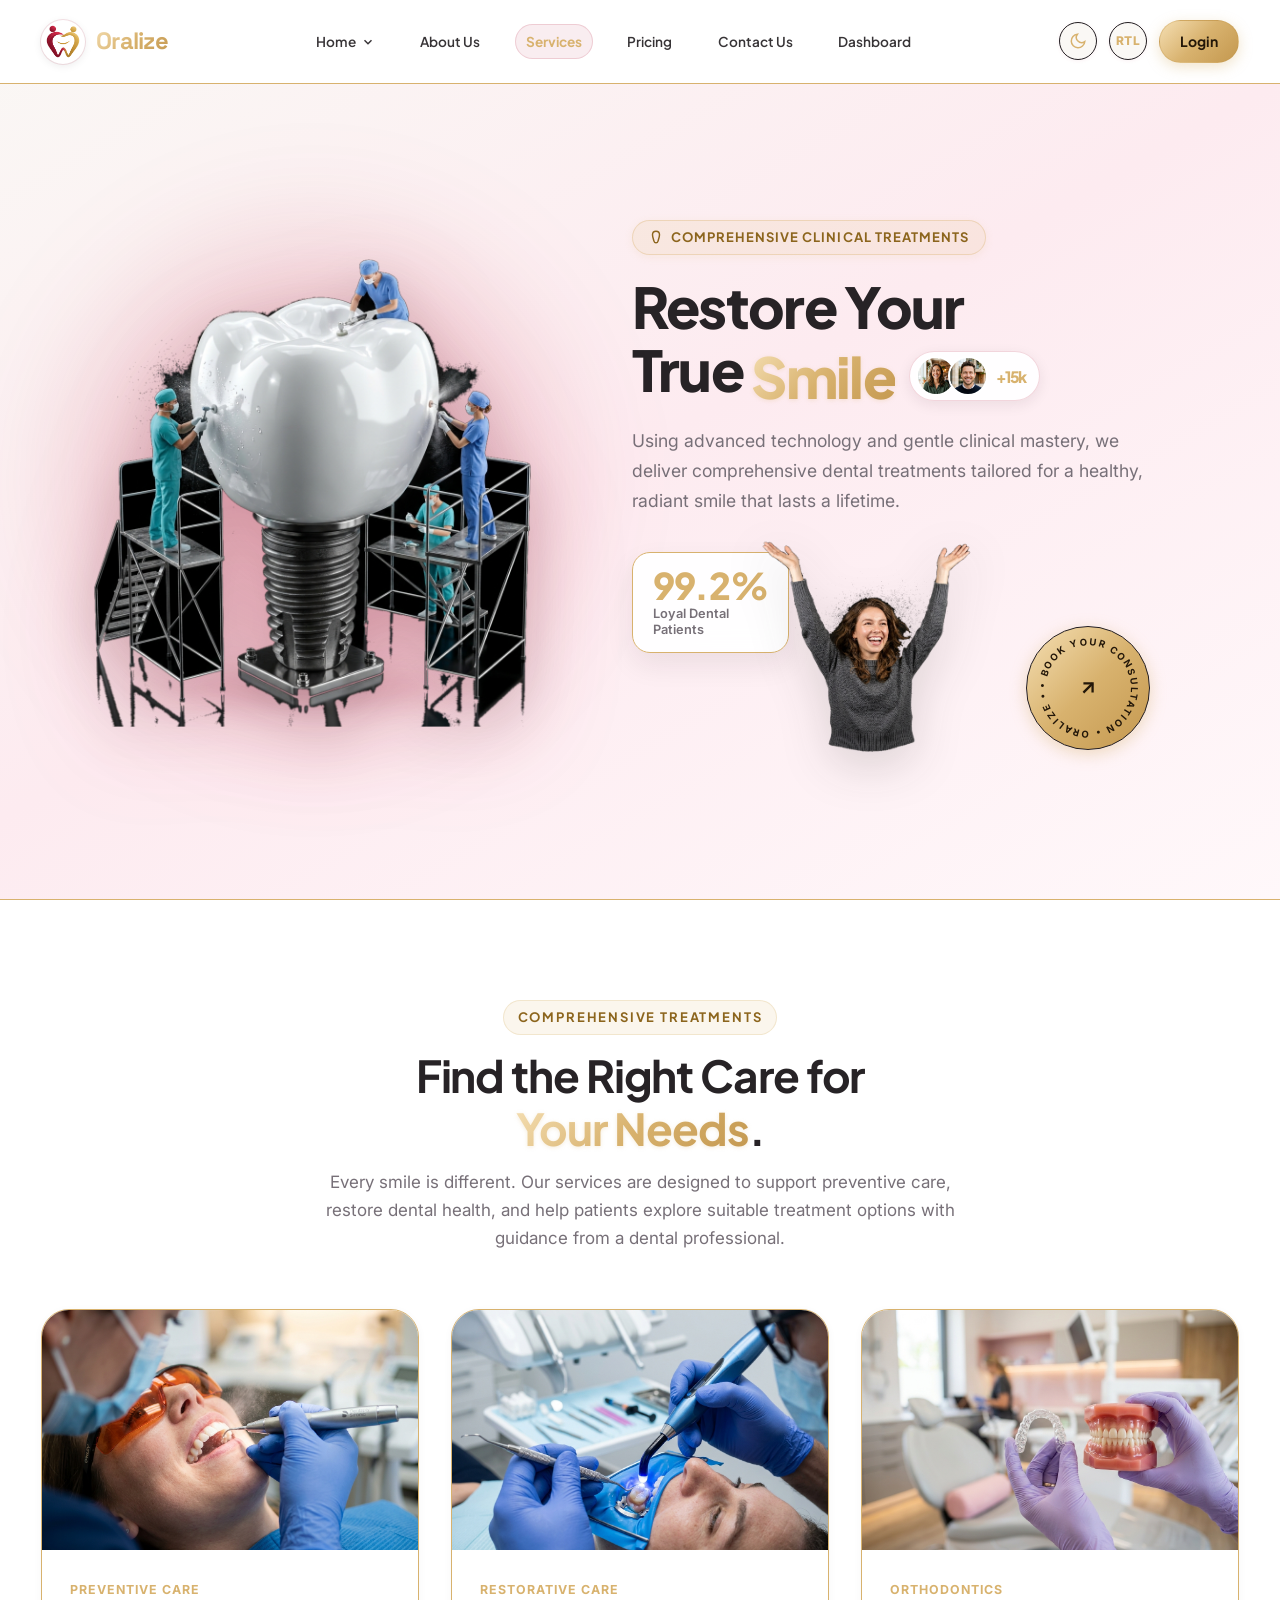
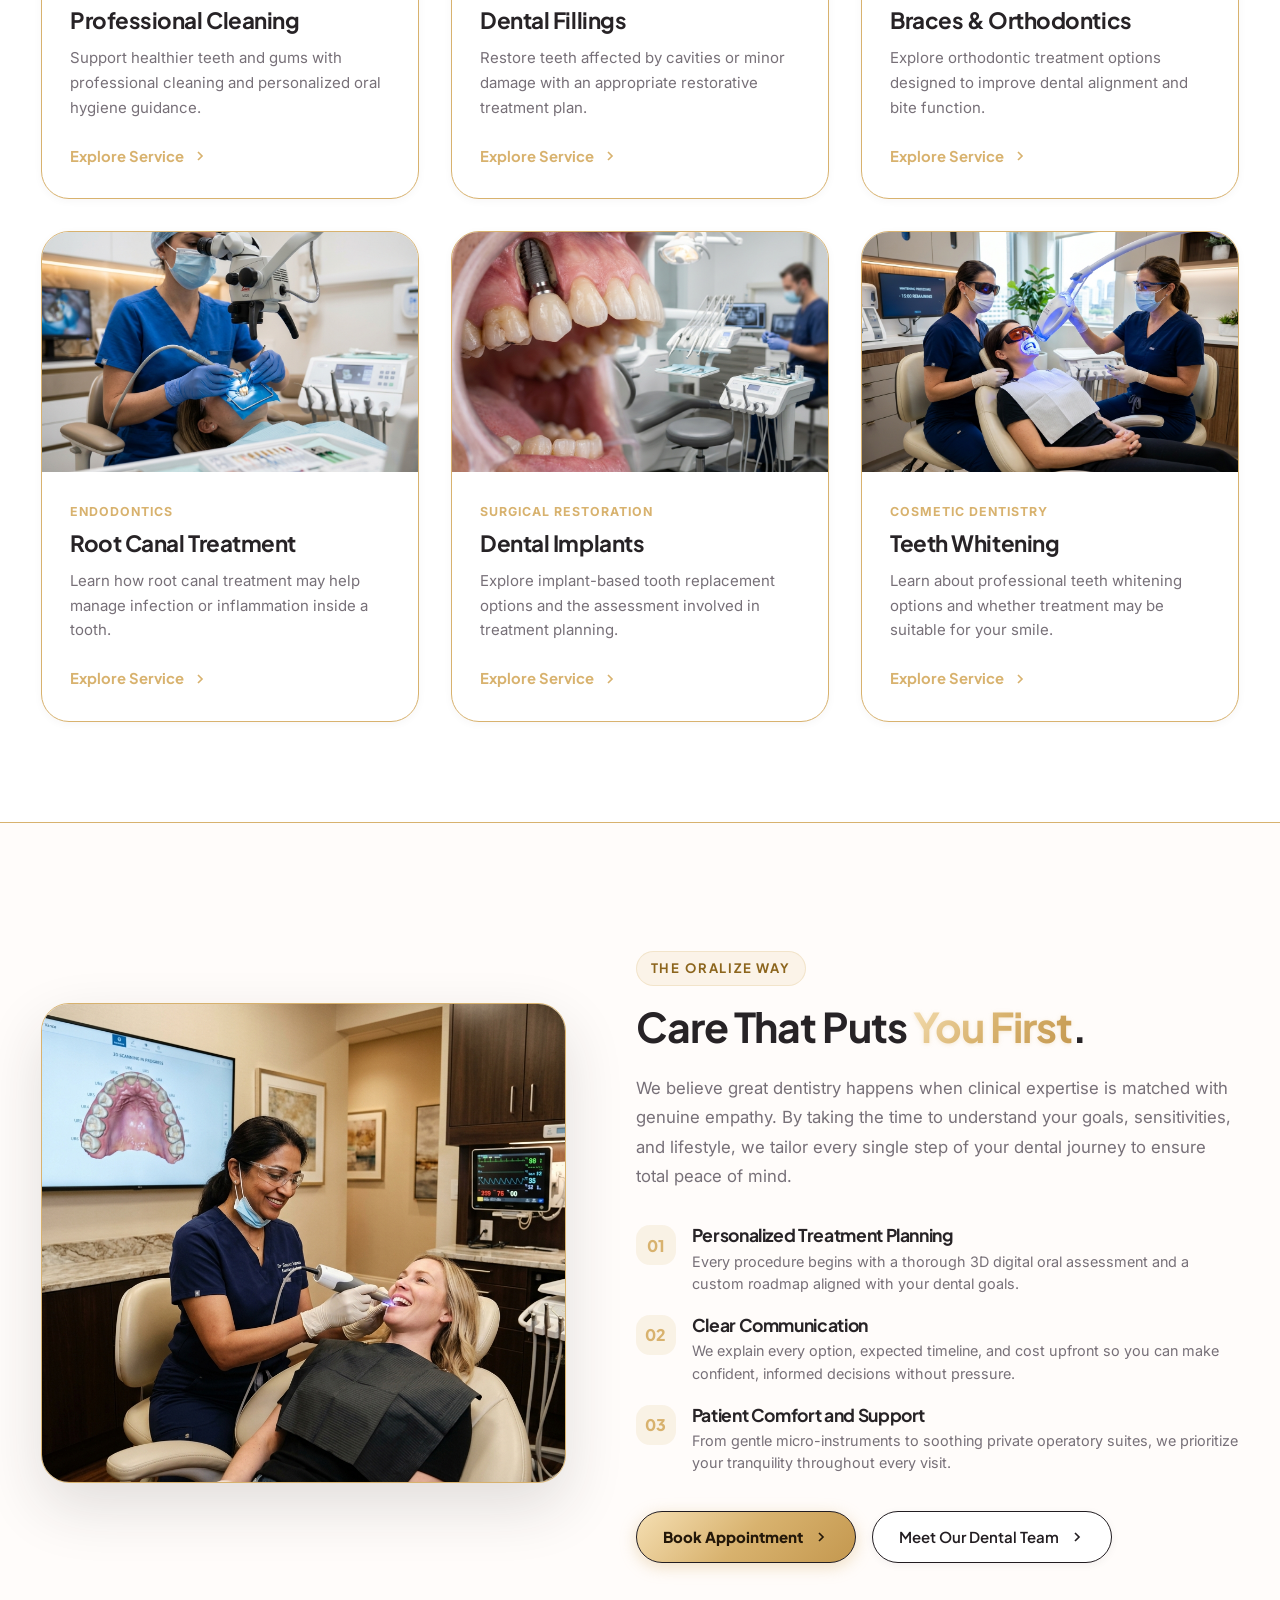
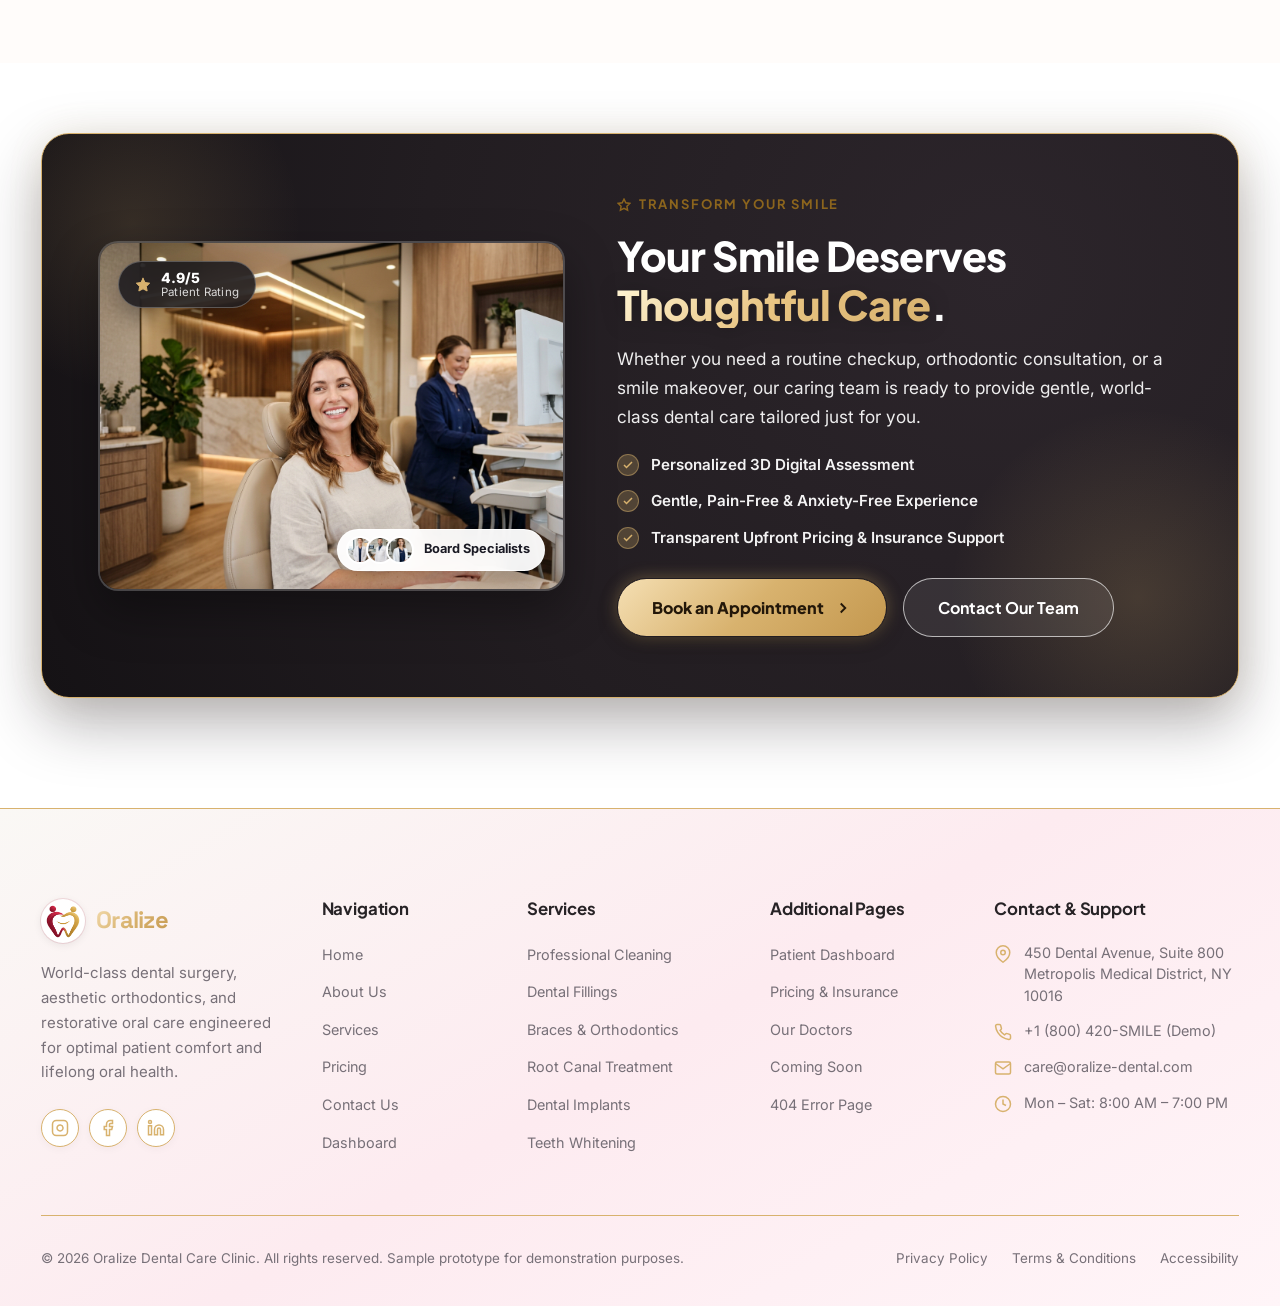
<file: services.html>
<!DOCTYPE html>
<html lang="en" dir="ltr">
<head>
  <meta charset="UTF-8">
  <meta name="viewport" content="width=device-width, initial-scale=1.0">
  <meta name="description" content="Discover Oralize's comprehensive dental care services — from preventive cleanings and orthodontic clear aligners to laser whitening and painless implants.">
  <meta name="keywords" content="dental services, professional cleaning, dental fillings, braces, orthodontics, root canal, dental implants, teeth whitening">
  <meta name="author" content="Oralize Dental Center">
  <title>Dental Services & Treatments — Oralize Clinic</title>

  <!-- Favicon PNG -->
  <link rel="icon" type="image/png" href="assets/images/logo.png">

  <!-- Core CSS & Services Specific CSS -->
  <link rel="stylesheet" href="index.css">
  <link rel="stylesheet" href="services.css">
</head>
<body>

  <!-- ======================================================================
       HEADER & NAVIGATION (Exact Shared Component)
       ====================================================================== -->
  <header class="site-header is-light" id="site-header">
    <div class="container-wide header-inner">
      <!-- Left: Logo -->
      <a href="index.html" class="brand-logo" aria-label="Oralize Dental Home">
        <span class="brand-logo-icon">
          <img src="assets/images/logo.png" alt="Oralize Dental Logo" class="brand-logo-img" width="38" height="38">
        </span>
        <span>Oralize</span>
      </a>

      <!-- Center: Navigation Menu -->
      <nav class="nav-menu" id="primary-nav" aria-label="Main Navigation">
        <div class="nav-item nav-item-dropdown">
          <a href="index.html" class="nav-link dropdown-trigger" aria-haspopup="true" aria-expanded="false">
            <span>Home</span>
            <svg class="dropdown-arrow" viewBox="0 0 24 24" fill="none" stroke="currentColor" stroke-width="2.5"><polyline points="6 9 12 15 18 9"/></svg>
          </a>
          <div class="dropdown-menu">
            <a href="index.html" class="dropdown-link">
              <span>Home 1</span>
              <span class="dropdown-tag">Reference</span>
            </a>
            <a href="home2.html" class="dropdown-link">
              <span>Home 2</span>
              <span class="dropdown-tag">Modern</span>
            </a>
          </div>
        </div>

        <div class="nav-item">
          <a href="about.html" class="nav-link">About Us</a>
        </div>

        <div class="nav-item">
          <a href="services.html" class="nav-link active">Services</a>
        </div>

        <div class="nav-item">
          <a href="pricing.html" class="nav-link">Pricing</a>
        </div>

        <div class="nav-item">
          <a href="contact.html" class="nav-link">Contact Us</a>
        </div>

        <div class="nav-item">
          <a href="dashboard.html" class="nav-link">Dashboard</a>
        </div>

        <div class="nav-item nav-item-mobile-login">
          <a href="login.html" class="btn btn-primary nav-mobile-login-btn">
            <span>Login</span>
            <svg width="18" height="18" viewBox="0 0 24 24" fill="none" stroke="currentColor" stroke-width="2.2" aria-hidden="true"><path d="M15 3h4a2 2 0 0 1 2 2v14a2 2 0 0 1-2 2h-4"/><polyline points="10 17 15 12 10 7"/><line x1="15" y1="12" x2="3" y2="12"/></svg>
          </a>
        </div>
      </nav>

      <!-- Right: Controls & Login -->
      <div class="header-actions">
        <!-- Theme Toggle -->
        <button type="button" class="header-icon-btn theme-toggle" aria-label="Switch Theme" title="Switch Theme">
          <span class="theme-icon">
            <svg width="18" height="18" viewBox="0 0 24 24" fill="none" stroke="currentColor" stroke-width="2"><path d="M21 12.79A9 9 0 1 1 11.21 3 7 7 0 0 0 21 12.79z"/></svg>
          </span>
        </button>

        <!-- RTL / LTR Toggle -->
        <button type="button" class="header-icon-btn rtl-toggle" aria-label="Toggle RTL Direction" title="Toggle RTL Direction">
          <span class="rtl-label" style="font-size: 0.75rem; font-weight: 800;">RTL</span>
        </button>

        <!-- Login Button -->
        <a href="login.html" class="btn header-login-btn">
          <span>Login</span>
        </a>

        <!-- Mobile Hamburger Toggle -->
        <button type="button" class="mobile-nav-toggle" aria-label="Toggle Navigation Menu" aria-expanded="false" aria-controls="primary-nav">
          <span></span>
          <span></span>
          <span></span>
        </button>
      </div>
    </div>
  </header>

  <main id="main-content">
    <!-- ======================================================================
         SECTION 01 — PREMIUM SERVICES HERO
         ====================================================================== -->
    <section class="services-hero" aria-label="Dental Services Overview">
      <div class="container-wide">
        <div class="services-hero-grid">
          <div class="services-hero-visual">
            <div class="services-tooth-stage" aria-label="Interactive 3D Porcelain Tooth and Implant Sculpture">
              <div class="services-tooth-ambient-glow" aria-hidden="true"></div>

              <div class="services-tooth-float-wrap">
                <img 
                  src="assets/images/service_tooth_sculpture_3d_transparent.png" 
                  alt="3D Giant Porcelain Tooth Mounted on Titanium Implant Base with Dental Specialists Crafting Enamel" 
                  class="services-tooth-3d-img"
                  loading="eager"
                  width="720" 
                  height="760"
                >
              </div>

              <div class="services-tooth-ground-shadow" aria-hidden="true"></div>
            </div>
          </div>

          <div class="services-hero-content">
            <div class="services-hero-eyebrow">
              <span class="services-eyebrow-icon" aria-hidden="true">
                <svg width="14" height="14" viewBox="0 0 24 24" fill="none" stroke="currentColor" stroke-width="2.5"><path d="M12 2C8.5 2 6 4.5 6 8c0 3.5 1.5 7.5 2.5 11 .5 1.8 1.8 3 3.5 3s3-1.2 3.5-3c1-3.5 2.5-7.5 2.5-11 0-3.5-2.5-6-6-6z"/></svg>
              </span>
              <span>COMPREHENSIVE CLINICAL TREATMENTS</span>
            </div>

            <h1 class="services-hero-title">
              Restore Your True
              <span class="services-title-line-inline">
                <span class="services-title-accent">Smile</span>
                <span class="services-inline-avatars">
                  <img src="assets/images/patient_sophia.jpg" alt="Patient Sophia" class="service-inline-avatar" width="42" height="42">
                  <img src="assets/images/patient_david.jpg" alt="Patient David" class="service-inline-avatar" width="42" height="42">
                  <span class="service-inline-count">+15k</span>
                </span>
              </span>
            </h1>

            <p class="services-hero-desc">
              Using advanced technology and gentle clinical mastery, we deliver comprehensive dental treatments tailored for a healthy, radiant smile that lasts a lifetime.
            </p>

            <div class="services-hero-showcase">
              <div class="services-showcase-patient">
                <img 
                  src="assets/images/service_patient_celebrating_transparent.png" 
                  alt="Cheerful patient smiling celebrating great oral health" 
                  class="services-patient-img"
                  loading="eager"
                  width="260" 
                  height="266"
                >
              </div>

              <div class="services-showcase-stat-card">
                <span class="services-stat-number">99.2%</span>
                <span class="services-stat-label">Loyal Dental Patients</span>
              </div>

              <button type="button" class="services-circular-badge btn-book-appointment" data-open-modal="appointment-modal" aria-label="Book Your Consultation">
                <svg class="services-rotating-text" viewBox="0 0 160 160" width="138" height="138" aria-hidden="true">
                  <defs>
                    <path id="serviceBadgePath" d="M 80, 80 m -56, 0 a 56,56 0 1,1 112,0 a 56,56 0 1,1 -112,0" />
                  </defs>
                  <text font-size="12.5" font-weight="700" letter-spacing="2.6" fill="currentColor">
                    <textPath href="#serviceBadgePath" startOffset="0%">
                      • BOOK YOUR CONSULTATION • ORALIZE •
                    </textPath>
                  </text>
                </svg>
                <span class="services-badge-arrow" aria-hidden="true">
                  <svg width="22" height="22" viewBox="0 0 24 24" fill="none" stroke="currentColor" stroke-width="2.5">
                    <line x1="7" y1="17" x2="17" y2="7"/>
                    <polyline points="7 7 17 7 17 17"/>
                  </svg>
                </span>
              </button>
            </div>
          </div>
        </div>
      </div>
    </section>

    <!-- ======================================================================
         SECTION 02 & 03 — SIX PREMIUM SERVICE CARDS
         ====================================================================== -->
    <section class="section services-catalog" id="services-grid" aria-labelledby="catalog-heading">
      <div class="container">
        <!-- Section 02: Introduction -->
        <div class="section-header">
          <div class="eyebrow eyebrow-badge">COMPREHENSIVE TREATMENTS</div>
          <h2 id="catalog-heading">Find the Right Care for <span class="highlight-champagne">Your Needs</span>.</h2>
          <p>
            Every smile is different. Our services are designed to support preventive care, restore dental health, and help patients explore suitable treatment options with guidance from a dental professional.
          </p>
        </div>

        <!-- Section 03: 6 Service Cards Grid -->
        <div class="services-cards-grid">
          <!-- Service 01: Professional Cleaning -->
          <article class="service-card-item">
            <div class="service-card-img-wrap">
              <img src="assets/images/service_cleaning.jpg" alt="Professional dental hygiene and ultrasonic teeth cleaning" loading="lazy">
            </div>
            <div class="service-card-body">
              <div class="service-card-cat">Preventive Care</div>
              <h3>Professional Cleaning</h3>
              <p>Support healthier teeth and gums with professional cleaning and personalized oral hygiene guidance.</p>
              <a href="services-details.html?service=professional-cleaning" class="service-card-link">
                <span>Explore Service</span>
                <svg width="16" height="16" viewBox="0 0 24 24" fill="none" stroke="currentColor" stroke-width="2.5"><polyline points="9 18 15 12 9 6"/></svg>
              </a>
            </div>
          </article>

          <!-- Service 02: Dental Fillings -->
          <article class="service-card-item">
            <div class="service-card-img-wrap">
              <img src="assets/images/service_fillings.jpg" alt="Aesthetic composite dental filling" loading="lazy">
            </div>
            <div class="service-card-body">
              <div class="service-card-cat">Restorative Care</div>
              <h3>Dental Fillings</h3>
              <p>Restore teeth affected by cavities or minor damage with an appropriate restorative treatment plan.</p>
              <a href="services-details.html?service=dental-fillings" class="service-card-link">
                <span>Explore Service</span>
                <svg width="16" height="16" viewBox="0 0 24 24" fill="none" stroke="currentColor" stroke-width="2.5"><polyline points="9 18 15 12 9 6"/></svg>
              </a>
            </div>
          </article>

          <!-- Service 03: Braces & Orthodontics -->
          <article class="service-card-item">
            <div class="service-card-img-wrap">
              <img src="assets/images/service_orthodontics.jpg" alt="Clear aligners and orthodontic teeth alignment model" loading="lazy">
            </div>
            <div class="service-card-body">
              <div class="service-card-cat">Orthodontics</div>
              <h3>Braces & Orthodontics</h3>
              <p>Explore orthodontic treatment options designed to improve dental alignment and bite function.</p>
              <a href="services-details.html?service=braces-orthodontics" class="service-card-link">
                <span>Explore Service</span>
                <svg width="16" height="16" viewBox="0 0 24 24" fill="none" stroke="currentColor" stroke-width="2.5"><polyline points="9 18 15 12 9 6"/></svg>
              </a>
            </div>
          </article>

          <!-- Service 04: Root Canal Treatment -->
          <article class="service-card-item">
            <div class="service-card-img-wrap">
              <img src="assets/images/service_rootcanal.jpg" alt="Microscopic endodontic root canal therapy" loading="lazy">
            </div>
            <div class="service-card-body">
              <div class="service-card-cat">Endodontics</div>
              <h3>Root Canal Treatment</h3>
              <p>Learn how root canal treatment may help manage infection or inflammation inside a tooth.</p>
              <a href="services-details.html?service=root-canal-treatment" class="service-card-link">
                <span>Explore Service</span>
                <svg width="16" height="16" viewBox="0 0 24 24" fill="none" stroke="currentColor" stroke-width="2.5"><polyline points="9 18 15 12 9 6"/></svg>
              </a>
            </div>
          </article>

          <!-- Service 05: Dental Implants -->
          <article class="service-card-item">
            <div class="service-card-img-wrap">
              <img src="assets/images/service_implants.jpg" alt="Titanium dental implant and ceramic crown restoration" loading="lazy">
            </div>
            <div class="service-card-body">
              <div class="service-card-cat">Surgical Restoration</div>
              <h3>Dental Implants</h3>
              <p>Explore implant-based tooth replacement options and the assessment involved in treatment planning.</p>
              <a href="services-details.html?service=dental-implants" class="service-card-link">
                <span>Explore Service</span>
                <svg width="16" height="16" viewBox="0 0 24 24" fill="none" stroke="currentColor" stroke-width="2.5"><polyline points="9 18 15 12 9 6"/></svg>
              </a>
            </div>
          </article>

          <!-- Service 06: Teeth Whitening -->
          <article class="service-card-item">
            <div class="service-card-img-wrap">
              <img src="assets/images/service_whitening.jpg" alt="Professional in-office laser teeth whitening procedure" loading="lazy">
            </div>
            <div class="service-card-body">
              <div class="service-card-cat">Cosmetic Dentistry</div>
              <h3>Teeth Whitening</h3>
              <p>Learn about professional teeth whitening options and whether treatment may be suitable for your smile.</p>
              <a href="services-details.html?service=teeth-whitening" class="service-card-link">
                <span>Explore Service</span>
                <svg width="16" height="16" viewBox="0 0 24 24" fill="none" stroke="currentColor" stroke-width="2.5"><polyline points="9 18 15 12 9 6"/></svg>
              </a>
            </div>
          </article>
        </div>
      </div>
    </section>

    <!-- ======================================================================
         SECTION 04 — OUR APPROACH TO DENTAL CARE
         ====================================================================== -->
    <section class="section services-approach" aria-labelledby="approach-heading">
      <div class="container">
        <div class="services-approach-grid">
          <!-- Left: Large Image -->
          <div class="services-approach-visual">
            <div class="services-approach-img-box">
              <img src="assets/images/services_approach_tech.jpg" alt="Dentist performing digital 3D intraoral optical scan in modern clinic" loading="lazy">
            </div>
          </div>

          <!-- Right: Approach Content -->
          <div class="services-approach-content">
            <div class="eyebrow eyebrow-badge">THE ORALIZE WAY</div>
            <h2 id="approach-heading">Care That Puts <span class="highlight-champagne">You First</span>.</h2>
            <p>
              We believe great dentistry happens when clinical expertise is matched with genuine empathy. By taking the time to understand your goals, sensitivities, and lifestyle, we tailor every single step of your dental journey to ensure total peace of mind.
            </p>

            <div class="services-principles-list">
              <!-- Principle 1 -->
              <div class="services-principle-item">
                <div class="services-principle-num">01</div>
                <div class="services-principle-text">
                  <h4>Personalized Treatment Planning</h4>
                  <p>Every procedure begins with a thorough 3D digital oral assessment and a custom roadmap aligned with your dental goals.</p>
                </div>
              </div>

              <!-- Principle 2 -->
              <div class="services-principle-item">
                <div class="services-principle-num">02</div>
                <div class="services-principle-text">
                  <h4>Clear Communication</h4>
                  <p>We explain every option, expected timeline, and cost upfront so you can make confident, informed decisions without pressure.</p>
                </div>
              </div>

              <!-- Principle 3 -->
              <div class="services-principle-item">
                <div class="services-principle-num">03</div>
                <div class="services-principle-text">
                  <h4>Patient Comfort and Support</h4>
                  <p>From gentle micro-instruments to soothing private operatory suites, we prioritize your tranquility throughout every visit.</p>
                </div>
              </div>
            </div>

            <div class="services-approach-actions">
              <button type="button" class="btn btn-primary btn-book-appointment" data-open-modal="appointment-modal">
                <span>Book Appointment</span>
                <svg width="16" height="16" viewBox="0 0 24 24" fill="none" stroke="currentColor" stroke-width="2.5"><polyline points="9 18 15 12 9 6"/></svg>
              </button>
              <a href="about.html#team" class="btn btn-outline">
                <span>Meet Our Dental Team</span>
                <svg width="16" height="16" viewBox="0 0 24 24" fill="none" stroke="currentColor" stroke-width="2.5"><polyline points="9 18 15 12 9 6"/></svg>
              </a>
            </div>
          </div>
        </div>
      </div>
    </section>

    <!-- ======================================================================
         SECTION 05 — PREMIUM CTA
         ====================================================================== -->
    <section class="section services-cta-section" aria-labelledby="cta-heading">
      <div class="container">
        <div class="services-cta-banner" id="services-cta-card">
          <div class="services-cta-grid">
            <!-- Left: Visual Image & Floating Trust Badges -->
            <div class="services-cta-visual">
              <div class="services-cta-img-box">
                <img src="assets/images/services_cta_patient.jpg" alt="Patient consultation in luxury dental clinic" class="services-cta-img" loading="lazy" width="600" height="450">
                <div class="services-cta-badge-satisfaction" aria-label="Satisfaction rating">
                  <span class="badge-star" aria-hidden="true"><svg class="lucide lucide-star" width="16" height="16" viewBox="0 0 24 24" fill="currentColor" stroke="currentColor" stroke-width="1.5" stroke-linecap="round" stroke-linejoin="round"><polygon points="12 2 15.09 8.26 22 9.27 17 14.14 18.18 21.02 12 17.77 5.82 21.02 7 14.14 2 9.27 8.91 8.26 12 2"/></svg></span>
                  <div class="badge-text-group">
                    <strong>4.9/5</strong>
                    <span>Patient Rating</span>
                  </div>
                </div>
                <div class="services-cta-trust-pill">
                  <div class="services-cta-avatar-stack">
                    <img src="assets/images/doctor_sarah.jpg" alt="Dr. Sarah Mitchell" width="28" height="28">
                    <img src="assets/images/doctor_marcus.jpg" alt="Dr. Marcus Vance" width="28" height="28">
                    <img src="assets/images/doctor_elena.jpg" alt="Dr. Elena Rostova" width="28" height="28">
                  </div>
                  <span>Board Specialists</span>
                </div>
              </div>
            </div>

            <!-- Right: Content & Action Buttons -->
            <div class="services-cta-content">
              <div class="eyebrow eyebrow-white services-cta-eyebrow">
                <svg width="14" height="14" viewBox="0 0 24 24" fill="none" stroke="currentColor" stroke-width="2.5" aria-hidden="true"><path d="M12 2l3.09 6.26L22 9.27l-5 4.87 1.18 6.88L12 17.77l-6.18 3.25L7 14.14 2 9.27l6.91-1.01L12 2z"/></svg>
                <span>TRANSFORM YOUR SMILE</span>
              </div>
              <h2 id="cta-heading">Your Smile Deserves <span class="highlight-champagne">Thoughtful Care</span>.</h2>
              <p class="services-cta-desc">
                Whether you need a routine checkup, orthodontic consultation, or a smile makeover, our caring team is ready to provide gentle, world-class dental care tailored just for you.
              </p>

              <div class="services-cta-perks">
                <div class="services-cta-perk">
                  <span class="services-cta-perk-icon" aria-hidden="true">
                    <svg width="12" height="12" viewBox="0 0 24 24" fill="none" stroke="currentColor" stroke-width="3"><polyline points="20 6 9 17 4 12"/></svg>
                  </span>
                  <span>Personalized 3D Digital Assessment</span>
                </div>
                <div class="services-cta-perk">
                  <span class="services-cta-perk-icon" aria-hidden="true">
                    <svg width="12" height="12" viewBox="0 0 24 24" fill="none" stroke="currentColor" stroke-width="3"><polyline points="20 6 9 17 4 12"/></svg>
                  </span>
                  <span>Gentle, Pain-Free & Anxiety-Free Experience</span>
                </div>
                <div class="services-cta-perk">
                  <span class="services-cta-perk-icon" aria-hidden="true">
                    <svg width="12" height="12" viewBox="0 0 24 24" fill="none" stroke="currentColor" stroke-width="3"><polyline points="20 6 9 17 4 12"/></svg>
                  </span>
                  <span>Transparent Upfront Pricing & Insurance Support</span>
                </div>
              </div>

              <div class="services-cta-actions">
                <button type="button" class="btn btn-white btn-lg btn-book-appointment" data-open-modal="appointment-modal">
                  <span>Book an Appointment</span>
                  <svg width="18" height="18" viewBox="0 0 24 24" fill="none" stroke="currentColor" stroke-width="2.5"><polyline points="9 18 15 12 9 6"/></svg>
                </button>
                <a href="contact.html" class="btn btn-outline-white btn-lg">
                  <span>Contact Our Team</span>
                </a>
              </div>
            </div>
          </div>
        </div>
      </div>
    </section>
  </main>

  <!-- ======================================================================
       FOOTER (Exact Shared Component matching Home 1)
       ====================================================================== -->
  <footer class="site-footer" id="site-footer">
    <div class="container-wide">
      <div class="footer-top-grid">
        <!-- Column 1: Brand -->
        <div class="footer-column footer-brand">
          <a href="index.html" class="brand-logo" aria-label="Oralize Dental Home">
            <span class="brand-logo-icon">
              <img src="assets/images/logo.png" alt="Oralize Dental Logo" class="brand-logo-img" width="38" height="38">
            </span>
            <span>Oralize</span>
          </a>
          <p>
            World-class dental surgery, aesthetic orthodontics, and restorative oral care engineered for optimal patient comfort and lifelong oral health.
          </p>
          <div class="footer-socials">
            <a href="https://instagram.com" class="social-link" aria-label="Instagram" target="_blank" rel="noopener">
              <svg width="18" height="18" viewBox="0 0 24 24" fill="none" stroke="currentColor" stroke-width="2"><rect x="2" y="2" width="20" height="20" rx="5" ry="5"/><path d="M16 11.37A4 4 0 1 1 12.63 8 4 4 0 0 1 16 11.37z"/><line x1="17.5" y1="6.5" x2="17.51" y2="6.5"/></svg>
            </a>
            <a href="https://facebook.com" class="social-link" aria-label="Facebook" target="_blank" rel="noopener">
              <svg width="18" height="18" viewBox="0 0 24 24" fill="none" stroke="currentColor" stroke-width="2"><path d="M18 2h-3a5 5 0 0 0-5 5v3H7v4h3v8h4v-8h3l1-4h-4V7a1 1 0 0 1 1-1h3z"/></svg>
            </a>
            <a href="https://linkedin.com" class="social-link" aria-label="LinkedIn" target="_blank" rel="noopener">
              <svg width="18" height="18" viewBox="0 0 24 24" fill="none" stroke="currentColor" stroke-width="2"><path d="M16 8a6 6 0 0 1 6 6v7h-4v-7a2 2 0 0 0-2-2 2 2 0 0 0-2 2v7h-4v-7a6 6 0 0 1 6-6z"/><rect x="2" y="9" width="4" height="12"/><circle cx="4" cy="4" r="2"/></svg>
            </a>
          </div>
        </div>

        <!-- Navigation Links Column -->
        <div class="footer-column">
          <h4>Navigation</h4>
          <ul class="footer-nav-list">
            <li><a href="index.html" class="footer-nav-link">Home</a></li>
            <li><a href="about.html" class="footer-nav-link">About Us</a></li>
            <li><a href="services.html" class="footer-nav-link">Services</a></li>
            <li><a href="pricing.html" class="footer-nav-link">Pricing</a></li>
            <li><a href="contact.html" class="footer-nav-link">Contact Us</a></li>
            <li><a href="dashboard.html" class="footer-nav-link">Dashboard</a></li>
          </ul>
        </div>

        <!-- Column 2: Services -->
        <div class="footer-column">
          <h4>Services</h4>
          <ul class="footer-nav-list">
            <li><a href="services-details.html?service=professional-cleaning" class="footer-nav-link">Professional Cleaning</a></li>
            <li><a href="services-details.html?service=dental-fillings" class="footer-nav-link">Dental Fillings</a></li>
            <li><a href="services-details.html?service=braces-orthodontics" class="footer-nav-link">Braces & Orthodontics</a></li>
            <li><a href="services-details.html?service=root-canal-treatment" class="footer-nav-link">Root Canal Treatment</a></li>
            <li><a href="services-details.html?service=dental-implants" class="footer-nav-link">Dental Implants</a></li>
            <li><a href="services-details.html?service=teeth-whitening" class="footer-nav-link">Teeth Whitening</a></li>
          </ul>
        </div>

        <!-- Column 3: Additional Pages -->
        <div class="footer-column">
          <h4>Additional Pages</h4>
          <ul class="footer-nav-list">
            <li><a href="dashboard.html" class="footer-nav-link">Patient Dashboard</a></li>
            <li><a href="pricing.html" class="footer-nav-link">Pricing & Insurance</a></li>
            <li><a href="doctors.html" class="footer-nav-link">Our Doctors</a></li>
            <li><a href="coming-soon.html" class="footer-nav-link">Coming Soon</a></li>
            <li><a href="404.html" class="footer-nav-link">404 Error Page</a></li>
          </ul>
        </div>

        <!-- Column 4: Contact & Support -->
        <div class="footer-column">
          <h4>Contact & Support</h4>
          <div class="footer-contact-list">
            <div class="footer-contact-item">
              <svg viewBox="0 0 24 24" fill="none" stroke="currentColor" stroke-width="2"><path d="M21 10c0 7-9 13-9 13s-9-6-9-13a9 9 0 0 1 18 0z"/><circle cx="12" cy="10" r="3"/></svg>
              <span>450 Dental Avenue, Suite 800<br>Metropolis Medical District, NY 10016</span>
            </div>
            <div class="footer-contact-item">
              <svg viewBox="0 0 24 24" fill="none" stroke="currentColor" stroke-width="2"><path d="M22 16.92v3a2 2 0 0 1-2.18 2 19.79 19.79 0 0 1-8.63-3.07 19.5 19.5 0 0 1-6-6 19.79 19.79 0 0 1-3.07-8.67A2 2 0 0 1 4.11 2h3a2 2 0 0 1 2 1.72 12.84 12.84 0 0 0 .7 2.81 2 2 0 0 1-.45 2.11L8.09 9.91a16 16 0 0 0 6 6l1.27-1.27a2 2 0 0 1 2.11-.45 12.84 12.84 0 0 0 2.81.7A2 2 0 0 1 22 16.92z"/></svg>
              <span>+1 (800) 420-SMILE (Demo)</span>
            </div>
            <div class="footer-contact-item">
              <svg viewBox="0 0 24 24" fill="none" stroke="currentColor" stroke-width="2"><path d="M4 4h16c1.1 0 2 .9 2 2v12c0 1.1-.9 2-2 2H4c-1.1 0-2-.9-2-2V6c0-1.1.9-2 2-2z"/><polyline points="22,6 12,13 2,6"/></svg>
              <span>care@oralize-dental.com</span>
            </div>
            <div class="footer-contact-item">
              <svg viewBox="0 0 24 24" fill="none" stroke="currentColor" stroke-width="2"><circle cx="12" cy="12" r="10"/><polyline points="12 6 12 12 16 14"/></svg>
              <span>Mon – Sat: 8:00 AM – 7:00 PM</span>
            </div>
          </div>
        </div>
      </div>

      <!-- Bottom Bar -->
      <div class="footer-bottom-bar">
        <div>
          &copy; 2026 Oralize Dental Care Clinic. All rights reserved. Sample prototype for demonstration purposes.
        </div>
        <div class="footer-bottom-links">
          <a href="about.html" class="footer-bottom-link">Privacy Policy</a>
          <a href="about.html" class="footer-bottom-link">Terms & Conditions</a>
          <a href="contact.html" class="footer-bottom-link">Accessibility</a>
        </div>
      </div>
    </div>
  </footer>

  <!-- ======================================================================
       INTERACTIVE APPOINTMENT BOOKING MODAL
       ====================================================================== -->
  <div class="modal-overlay" id="appointment-modal" role="dialog" aria-modal="true" aria-labelledby="modal-booking-title">
    <div class="modal-dialog">
      <button type="button" class="modal-close-btn" data-close-modal aria-label="Close dialog">
        <svg width="20" height="20" viewBox="0 0 24 24" fill="none" stroke="currentColor" stroke-width="2.5"><line x1="18" y1="6" x2="6" y2="18"/><line x1="6" y1="6" x2="18" y2="18"/></svg>
      </button>

      <div class="modal-header">
        <div class="eyebrow eyebrow-badge">APPOINTMENT RESERVATION</div>
        <h3 id="modal-booking-title">Book Your Dental Consultation</h3>
        <p>Select your preferred treatment, date, and specialist. We will confirm your slot instantly.</p>
      </div>

      <form id="appointment-form">
        <div class="form-grid-2">
          <div class="form-group">
            <label class="form-label" for="booking-name">Full Name *</label>
            <input type="text" id="booking-name" name="name" class="form-control" placeholder="e.g. Eleanor Vance" required>
          </div>
          <div class="form-group">
            <label class="form-label" for="booking-phone">Phone Number *</label>
            <input type="tel" id="booking-phone" name="phone" class="form-control" placeholder="+1 (555) 019-2834" required>
          </div>
        </div>

        <div class="form-grid-2">
          <div class="form-group">
            <label class="form-label" for="booking-service">Procedure / Service *</label>
            <select id="booking-service" name="service" class="form-control" required>
              <option value="Professional Cleaning">Professional Cleaning ($120)</option>
              <option value="Dental Fillings">Dental Fillings ($180)</option>
              <option value="Braces & Orthodontics">Braces & Orthodontics ($3,200)</option>
              <option value="Teeth Whitening">Laser Teeth Whitening ($290)</option>
              <option value="Dental Implants">Dental Implants ($1,450)</option>
              <option value="Root Canal Treatment">Root Canal Treatment ($650)</option>
            </select>
          </div>
          <div class="form-group">
            <label class="form-label" for="booking-dentist">Preferred Specialist</label>
            <select id="booking-dentist" name="dentist" class="form-control">
              <option value="Dr. Sarah Mitchell, DDS">Dr. Sarah Mitchell, DDS (Chief Surgeon)</option>
              <option value="Dr. Marcus Vance, DMD">Dr. Marcus Vance, DMD (Orthodontist)</option>
              <option value="Dr. Elena Rostova, DDS">Dr. Elena Rostova, DDS (Cosmetic)</option>
              <option value="Dr. James Thornton, DDS">Dr. James Thornton, DDS (Restorative)</option>
              <option value="First Available Doctor">First Available Specialist</option>
            </select>
          </div>
        </div>

        <div class="form-grid-2">
          <div class="form-group">
            <label class="form-label" for="booking-date">Preferred Date *</label>
            <input type="date" id="booking-date" name="date" class="form-control" required value="2026-10-26">
          </div>
          <div class="form-group">
            <label class="form-label" for="booking-time">Preferred Time Slot *</label>
            <select id="booking-time" name="time" class="form-control" required>
              <option value="09:00 AM">09:00 AM</option>
              <option value="10:30 AM" selected>10:30 AM</option>
              <option value="01:00 PM">01:00 PM</option>
              <option value="03:30 PM">03:30 PM</option>
              <option value="05:00 PM">05:00 PM</option>
            </select>
          </div>
        </div>

        <button type="submit" class="btn btn-primary btn-lg" style="width: 100%;">
          <span>Confirm & Schedule Appointment</span>
          <svg width="18" height="18" viewBox="0 0 24 24" fill="none" stroke="currentColor" stroke-width="2.5"><polyline points="9 18 15 12 9 6"/></svg>
        </button>
      </form>
    </div>
  </div>

  <!-- Shared JavaScript + Services Interactions -->
  <script src="index.js"></script>
  <script src="services.js"></script>
</body>
</html>
</file>
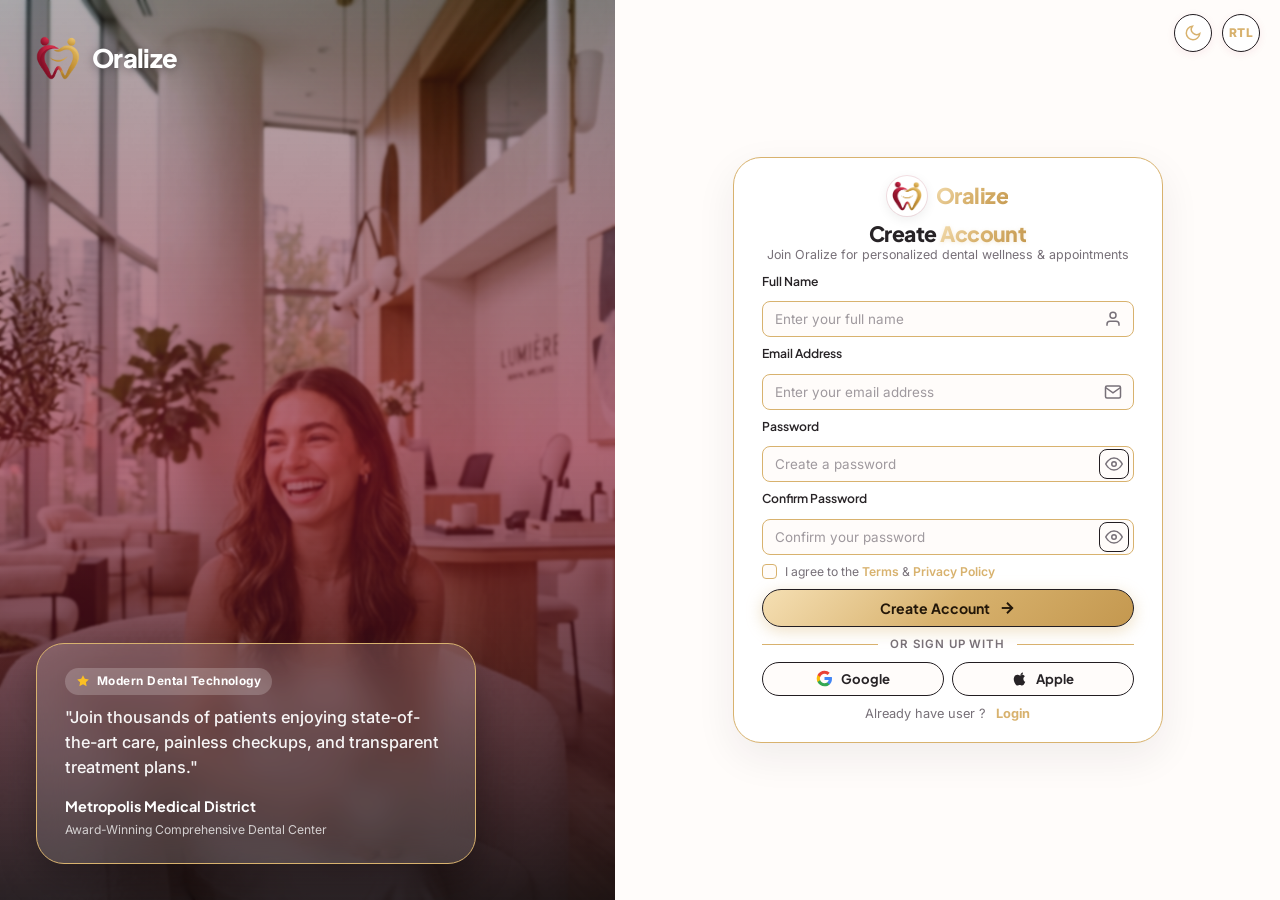
<file: signup.html>
<!DOCTYPE html>
<html lang="en" dir="ltr">
<head>
  <meta charset="UTF-8">
  <meta name="viewport" content="width=device-width, initial-scale=1.0">
  <meta name="description" content="Create your Oralize dental account to schedule appointments, consult with doctors, and manage treatment plans.">
  <title>Sign Up — Oralize Dental Center</title>

  <link rel="icon" type="image/png" href="assets/images/logo.png">

  <link rel="stylesheet" href="index.css">
  <link rel="stylesheet" href="signup.css">
</head>
<body class="auth-body">

  <div class="auth-split-wrapper">

    <aside class="auth-visual-side" aria-label="Oralize Patient Community">
      <div class="auth-visual-image-wrap">
        <img
          src="assets/images/signup_hero_smile.jpg"
          alt="Radiant, healthy smile in luxury dental clinic lounge at Oralize"
          class="auth-visual-img"
        >
        <div class="auth-visual-overlay"></div>
      </div>

      <a href="index.html" class="auth-brand-top" aria-label="Oralize Dental Home">
        <span class="auth-brand-icon">
          <img src="assets/images/logo.png" alt="Oralize Dental Logo" class="auth-brand-img" width="40" height="40">
        </span>
        <span class="auth-brand-name">Oralize</span>
      </a>

      <div class="auth-visual-quote-card">
        <div class="auth-quote-badge">
          <svg width="14" height="14" viewBox="0 0 24 24" fill="currentColor" aria-hidden="true"><path d="M12 2l3.09 6.26L22 9.27l-5 4.87 1.18 6.88L12 17.77l-6.18 3.25L7 14.14 2 9.27l6.91-1.01L12 2z"/></svg>
          <span>Modern Dental Technology</span>
        </div>
        <p class="auth-quote-text">
          "Join thousands of patients enjoying state-of-the-art care, painless checkups, and transparent treatment plans."
        </p>
        <div class="auth-quote-author">
          <span class="author-name">Metropolis Medical District</span>
          <span class="author-sub">Award-Winning Comprehensive Dental Center</span>
        </div>
      </div>
    </aside>

    <main class="auth-form-side">

      <div class="auth-top-controls">
        <button type="button" class="header-icon-btn theme-toggle" aria-label="Switch Theme" title="Switch Theme">
          <span class="theme-icon">
            <svg width="18" height="18" viewBox="0 0 24 24" fill="none" stroke="currentColor" stroke-width="2"><path d="M21 12.79A9 9 0 1 1 11.21 3 7 7 0 0 0 21 12.79z"/></svg>
          </span>
        </button>

        <button type="button" class="header-icon-btn rtl-toggle" aria-label="Toggle RTL Direction" title="Toggle RTL Direction">
          <span class="rtl-label" style="font-size: 0.75rem; font-weight: 800;">RTL</span>
        </button>
      </div>

      <div class="auth-card-container">
        <div class="auth-card">

          <div class="auth-brand-center">
            <a href="index.html" class="brand-logo" aria-label="Oralize Dental Home">
              <span class="brand-logo-icon">
                <img src="assets/images/logo.png" alt="Oralize Dental Logo" class="brand-logo-img" width="38" height="38">
              </span>
              <span>Oralize</span>
            </a>
          </div>

          <div class="auth-header">
            <h1 class="auth-title">Create <span class="highlight-champagne">Account</span></h1>
            <p class="auth-subtitle">Join Oralize for personalized dental wellness & appointments</p>
          </div>

          <div id="auth-alert" class="auth-alert" role="alert" aria-live="polite" style="display: none;"></div>

          <form id="signup-form" class="auth-form" novalidate>

            <div class="form-group">
              <label for="signup-name" class="form-label">Full Name</label>
              <div class="input-icon-wrap">
                <input
                  type="text"
                  id="signup-name"
                  name="fullname"
                  class="form-control"
                  placeholder="Enter your full name"
                  required
                  autocomplete="name"
                  aria-required="true"
                >
                <span class="input-icon" aria-hidden="true">
                  <svg width="18" height="18" viewBox="0 0 24 24" fill="none" stroke="currentColor" stroke-width="2"><path d="M20 21v-2a4 4 0 0 0-4-4H8a4 4 0 0 0-4 4v2"/><circle cx="12" cy="7" r="4"/></svg>
                </span>
              </div>
              <div class="field-error" id="name-error" aria-live="polite"></div>
            </div>

            <div class="form-group">
              <label for="signup-email" class="form-label">Email Address</label>
              <div class="input-icon-wrap">
                <input
                  type="email"
                  id="signup-email"
                  name="email"
                  class="form-control"
                  placeholder="Enter your email address"
                  required
                  autocomplete="email"
                  aria-required="true"
                >
                <span class="input-icon" aria-hidden="true">
                  <svg width="18" height="18" viewBox="0 0 24 24" fill="none" stroke="currentColor" stroke-width="2"><path d="M4 4h16c1.1 0 2 .9 2 2v12c0 1.1-.9 2-2 2H4c-1.1 0-2-.9-2-2V6c0-1.1.9-2 2-2z"/><polyline points="22,6 12,13 2,6"/></svg>
                </span>
              </div>
              <div class="field-error" id="email-error" aria-live="polite"></div>
            </div>

            <div class="form-group">
              <label for="signup-password" class="form-label">Password</label>
              <div class="input-icon-wrap">
                <input
                  type="password"
                  id="signup-password"
                  name="password"
                  class="form-control"
                  placeholder="Create a password"
                  required
                  autocomplete="new-password"
                  aria-required="true"
                >
                <button
                  type="button"
                  class="password-toggle-btn"
                  id="toggle-signup-password-btn"
                  aria-label="Show password"
                  tabindex="-1"
                >
                  <svg class="eye-open" width="18" height="18" viewBox="0 0 24 24" fill="none" stroke="currentColor" stroke-width="2"><path d="M1 12s4-8 11-8 11 8 11 8-4 8-11 8-11-8-11-8z"/><circle cx="12" cy="12" r="3"/></svg>
                  <svg class="eye-closed" width="18" height="18" viewBox="0 0 24 24" fill="none" stroke="currentColor" stroke-width="2" style="display: none;"><path d="M17.94 17.94A10.07 10.07 0 0 1 12 20c-7 0-11-8-11-8a18.45 18.45 0 0 1 5.06-5.94M9.9 4.24A9.12 9.12 0 0 1 12 4c7 0 11 8 11 8a18.5 18.5 0 0 1-2.16 3.19m-6.72-1.07a3 3 0 1 1-4.24-4.24"/><line x1="1" y1="1" x2="23" y2="23"/></svg>
                </button>
              </div>
              <div class="field-error" id="password-error" aria-live="polite"></div>
            </div>

            <div class="form-group">
              <label for="signup-confirm-password" class="form-label">Confirm Password</label>
              <div class="input-icon-wrap">
                <input
                  type="password"
                  id="signup-confirm-password"
                  name="confirmPassword"
                  class="form-control"
                  placeholder="Confirm your password"
                  required
                  autocomplete="new-password"
                  aria-required="true"
                >
                <button
                  type="button"
                  class="password-toggle-btn"
                  id="toggle-confirm-password-btn"
                  aria-label="Show password"
                  tabindex="-1"
                >
                  <svg class="eye-open" width="18" height="18" viewBox="0 0 24 24" fill="none" stroke="currentColor" stroke-width="2"><path d="M1 12s4-8 11-8 11 8 11 8-4 8-11 8-11-8-11-8z"/><circle cx="12" cy="12" r="3"/></svg>
                  <svg class="eye-closed" width="18" height="18" viewBox="0 0 24 24" fill="none" stroke="currentColor" stroke-width="2" style="display: none;"><path d="M17.94 17.94A10.07 10.07 0 0 1 12 20c-7 0-11-8-11-8a18.45 18.45 0 0 1 5.06-5.94M9.9 4.24A9.12 9.12 0 0 1 12 4c7 0 11 8 11 8a18.5 18.5 0 0 1-2.16 3.19m-6.72-1.07a3 3 0 1 1-4.24-4.24"/><line x1="1" y1="1" x2="23" y2="23"/></svg>
                </button>
              </div>
              <div class="field-error" id="confirm-error" aria-live="polite"></div>
            </div>

            <div class="auth-options-row">
              <label class="remember-label" for="agree-terms">
                <input type="checkbox" id="agree-terms" name="agree" class="custom-checkbox" required>
                <span class="checkbox-box" aria-hidden="true">
                  <svg width="12" height="12" viewBox="0 0 24 24" fill="none" stroke="currentColor" stroke-width="3.5"><polyline points="20 6 9 17 4 12"/></svg>
                </span>
                <span class="remember-text">I agree to the <a href="#" class="terms-link">Terms</a> & <a href="#" class="terms-link">Privacy Policy</a></span>
              </label>
            </div>
            <div class="field-error" id="terms-error" aria-live="polite"></div>

            <button type="submit" class="btn btn-primary auth-submit-btn" id="signup-submit-btn">
              <span>Create Account</span>
              <svg width="18" height="18" viewBox="0 0 24 24" fill="none" stroke="currentColor" stroke-width="2.5" aria-hidden="true"><line x1="5" y1="12" x2="19" y2="12"/><polyline points="12 5 19 12 12 19"/></svg>
            </button>

          </form>

          <div class="auth-divider">
            <span class="divider-line"></span>
            <span class="divider-text">Or sign up with</span>
            <span class="divider-line"></span>
          </div>

          <div class="social-login-grid">
            <button type="button" class="btn-social" id="google-signup-btn" aria-label="Sign up with Google">
              <svg width="20" height="20" viewBox="0 0 24 24" aria-hidden="true">
                <path fill="#4285F4" d="M22.56 12.25c0-.78-.07-1.53-.2-2.25H12v4.26h5.92c-.26 1.37-1.04 2.53-2.21 3.31v2.77h3.57c2.08-1.92 3.28-4.74 3.28-8.09z"/>
                <path fill="#34A853" d="M12 23c2.97 0 5.46-.98 7.28-2.66l-3.57-2.77c-.98.66-2.23 1.06-3.71 1.06-2.86 0-5.29-1.93-6.16-4.53H2.18v2.84C3.99 20.53 7.7 23 12 23z"/>
                <path fill="#FBBC05" d="M5.84 14.09c-.22-.66-.35-1.36-.35-2.09s.13-1.43.35-2.09V7.06H2.18C1.43 8.55 1 10.22 1 12s.43 3.45 1.18 4.94l2.85-2.22.81-.63z"/>
                <path fill="#EA4335" d="M12 5.38c1.62 0 3.06.56 4.21 1.64l3.15-3.15C17.45 2.09 14.97 1 12 1 7.7 1 3.99 3.47 2.18 7.06l3.66 2.84c.87-2.6 3.3-4.52 6.16-4.52z"/>
              </svg>
              <span>Google</span>
            </button>

            <button type="button" class="btn-social" id="apple-signup-btn" aria-label="Sign up with Apple">
              <svg width="20" height="20" viewBox="0 0 24 24" fill="currentColor" aria-hidden="true">
                <path d="M18.71 19.5c-.83 1.24-1.71 2.45-3.05 2.47-1.34.03-1.77-.79-3.29-.79-1.53 0-2 .77-3.27.82-1.31.05-2.3-1.32-3.14-2.53C4.25 17 2.94 12.45 4.7 9.39c.87-1.52 2.43-2.48 4.12-2.51 1.28-.02 2.5.87 3.29.87.78 0 2.26-1.07 3.81-.91.65.03 2.47.26 3.64 1.98-.09.06-2.17 1.28-2.15 3.81.03 3.02 2.65 4.03 2.68 4.04-.03.07-.42 1.44-1.38 2.83M15.97 6.37c.61-.75 1.04-1.8 0.92-2.87-.93.04-2.02.63-2.66 1.38-.56.65-1.06 1.71-.92 2.74 1.05.08 2.07-.54 2.66-1.25z"/>
              </svg>
              <span>Apple</span>
            </button>
          </div>

          <div class="auth-footer-prompt">
            <span>Already have user ?</span>
            <a href="login.html" class="auth-switch-link">Login</a>
          </div>

        </div>
      </div>

    </main>

  </div>

  <div class="toast-container" id="toast-container" aria-live="polite"></div>

  <script src="signup.js"></script>
</body>
</html>
</file>
<file: index.css>
@import url('https://fonts.googleapis.com/css2?family=Inter:wght@300;400;500;600;700&family=Plus+Jakarta+Sans:wght@400;500;600;700;800&family=Space+Grotesk:wght@500;700&display=swap');
:root {
  --color-primary: #D8B26E;
  --color-primary-gold: #D8B26E;
  --color-secondary: #221D21;
  --color-charcoal: #221D21;
  --color-deep-red: #221D21;
  --color-hero-red: #D8B26E;
  --color-hero-glow: rgba(216, 178, 110, 0.45);
  --color-bright-rose: #D8B26E;
  --color-blush-pink: rgba(216, 178, 110, 0.14);
  --color-soft-pink-surface: #FAF8F5;
  --color-warm-white: #FFFCFA;
  --color-pure-white: #FFFFFF;
  --color-primary-text: #272326;
  --color-secondary-text: #777078;
  --color-muted-text: #9e979e;
  --color-cherry-red: #D8B26E;
  --color-border: #D8B26E;
  --card-border-color: #D8B26E;
  --btn-border-color: #221D21;
  --color-border-subtle: rgba(216, 178, 110, 0.28);
  --color-gold-base: #D8B26E;
  --color-gold-light: #F5E2B8;
  --color-gold-bright: #FFE8BA;
  --color-gold-deep: #B58D43;
  --color-gold-dark: #8C651D;
  --color-gold-text: #231709;
  --color-gold-glow: rgba(216, 178, 110, 0.45);
  --gradient-gold-btn: linear-gradient(135deg, #F5DFB3 0%, #D8B26E 50%, #C4984F 100%);
  --gradient-gold-btn-hover: linear-gradient(135deg, #FBE8C3 0%, #E2BF7D 50%, #D4A85C 100%);
  --gradient-gold-text: linear-gradient(135deg, #F5DFB3 0%, #D8B26E 50%, #C4984F 100%);
  --color-footer-bg: linear-gradient(150deg, var(--color-soft-pink-surface) 0%, #fdebf0 50%, #fff5f8 100%);
  --color-footer-surface: #ffffff;
  --color-footer-text: var(--color-primary-text);
  --color-footer-secondary: var(--color-secondary-text);
  --color-footer-border: var(--color-border);
  --bg-body: var(--color-warm-white);
  --bg-surface: var(--color-pure-white);
  --bg-surface-alt: var(--color-soft-pink-surface);
  --bg-surface-card: var(--color-pure-white);
  --text-main: var(--color-primary-text);
  --text-muted: var(--color-secondary-text);
  --text-light: #ffffff;
  --font-heading: 'Plus Jakarta Sans', -apple-system, BlinkMacSystemFont, 'Segoe UI', Roboto, sans-serif;
  --font-body: 'Inter', -apple-system, BlinkMacSystemFont, 'Segoe UI', Roboto, sans-serif;
  --font-logo: 'Space Grotesk', 'Plus Jakarta Sans', sans-serif;
  --shadow-sm: 0 2px 8px rgba(39, 35, 38, 0.04);
  --shadow-md: 0 8px 24px rgba(39, 35, 38, 0.07);
  --shadow-lg: 0 16px 40px rgba(39, 35, 38, 0.10);
  --shadow-xl: 0 24px 60px rgba(39, 35, 38, 0.14);
  --shadow-red: 0 10px 30px rgba(181, 31, 61, 0.28);
  --shadow-hero-glow: 0 0 120px rgba(241, 122, 145, 0.25);
  --radius-sm: 8px;
  --radius-md: 14px;
  --radius-lg: 20px;
  --radius-xl: 28px;
  --radius-pill: 9999px;
  --transition-fast: 180ms cubic-bezier(0.16, 1, 0.3, 1);
  --transition-normal: 300ms cubic-bezier(0.16, 1, 0.3, 1);
  --transition-slow: 500ms cubic-bezier(0.16, 1, 0.3, 1);
  --header-height: 84px;
  --container-max: 1280px;
  --container-wide: var(--container-max);
}
@media (min-width: 1440px) {
  :root {
    --container-max: 1380px;
    --container-wide: var(--container-max);
  }
}
@media (min-width: 1600px) {
  :root {
    --container-max: 1480px;
    --container-wide: var(--container-max);
  }
}
@media (min-width: 1920px) {
  :root {
    --container-max: 1600px;
    --container-wide: var(--container-max);
  }
}
@media (min-width: 2560px) {
  :root {
    --container-max: 1800px;
    --container-wide: var(--container-max);
  }
}
[data-theme="dark"] {
  --color-deep-red: #97172F;
  --color-hero-red: #C52243;
  --bg-body: #121316;
  --bg-surface: #1a1b20;
  --bg-surface-alt: #22242a;
  --bg-surface-card: #1a1b20;
  --color-warm-white: #121316;
  --color-pure-white: #1a1b20;
  --color-soft-pink-surface: #18191e;
  --text-main: #ffffff;
  --text-muted: #9ca3af;
  --text-light: #ffffff;
  --color-border: #D8B26E;
  --card-border-color: #D8B26E;
  --btn-border-color: #D8B26E;
  --color-border-subtle: rgba(216, 178, 110, 0.35);
  --color-bright-rose: #f17a91;
  --color-blush-pink: rgba(255, 255, 255, 0.1);
  --color-footer-bg: #0d0e11;
  --color-footer-surface: #141519;
  --color-footer-text: #ffffff;
  --color-footer-secondary: #9ca3af;
  --color-footer-border: rgba(255, 255, 255, 0.1);
  --color-gold-base: #D8B26E;
  --color-gold-light: #F8E3B8;
  --color-gold-bright: #FFF2D6;
  --color-gold-deep: #B88E44;
  --color-gold-dark: #6E4D10;
  --color-gold-text: #1F1406;
  --color-gold-glow: rgba(216, 178, 110, 0.55);
  --gradient-gold-btn: linear-gradient(135deg, #F8E3B8 0%, #D8B26E 50%, #B88E44 100%);
  --gradient-gold-btn-hover: linear-gradient(135deg, #FFF4D6 0%, #E8C482 50%, #CCA04E 100%);
  --gradient-gold-text: linear-gradient(135deg, #FFF4D2 0%, #E8C482 45%, #CFA04C 100%);
  --shadow-sm: 0 2px 8px rgba(0, 0, 0, 0.45);
  --shadow-md: 0 8px 24px rgba(0, 0, 0, 0.55);
  --shadow-lg: 0 16px 40px rgba(0, 0, 0, 0.65);
  --shadow-xl: 0 24px 60px rgba(0, 0, 0, 0.75);
  --shadow-red: 0 10px 30px rgba(181, 31, 61, 0.35);
}
[data-theme="dark"] .btn-primary {
  background: var(--gradient-gold-btn) !important;
  color: var(--color-gold-text) !important;
  font-weight: 800 !important;
  border: 1px solid rgba(248, 227, 184, 0.45) !important;
  box-shadow: 0 4px 18px rgba(0, 0, 0, 0.35), 0 0 18px rgba(216, 178, 110, 0.42) !important;
}
[data-theme="dark"] .btn-primary:hover {
  background: var(--gradient-gold-btn-hover) !important;
  color: #140C03 !important;
  box-shadow: 0 8px 28px rgba(0, 0, 0, 0.45), 0 0 28px rgba(248, 227, 184, 0.65) !important;
  transform: translateY(-2px);
}
[data-theme="dark"] .btn-primary svg {
  stroke: var(--color-gold-text) !important;
}
[data-theme="dark"] .btn-primary:hover svg {
  stroke: #140C03 !important;
}
[data-theme="dark"] .btn-white {
  background: #ffffff;
  color: #121316;
  box-shadow: 0 4px 16px rgba(0, 0, 0, 0.4);
}
[data-theme="dark"] .btn-white:hover {
  background: #ffffff !important;
  color: #000000 !important;
  box-shadow: 0 8px 24px rgba(255, 255, 255, 0.25) !important;
  transform: translateY(-2px);
}
[data-theme="dark"] .btn-white:hover svg {
  stroke: #000000 !important;
}
[data-theme="dark"] .btn-outline {
  border-color: rgba(255, 255, 255, 0.45);
  color: #ffffff;
  background: rgba(255, 255, 255, 0.08);
}
[data-theme="dark"] .btn-outline:hover {
  border-color: #ffffff;
  background: rgba(255, 255, 255, 0.2);
  color: #ffffff;
}
*, *::before, *::after {
  box-sizing: border-box;
  margin: 0;
  padding: 0;
}
html {
  font-size: 16px;
  scroll-behavior: smooth;
  -webkit-text-size-adjust: 100%;
  overflow-x: clip;
}
body {
  font-family: var(--font-body);
  background-color: var(--bg-body);
  color: var(--text-main);
  line-height: 1.6;
  font-weight: 400;
  overflow-x: clip;
  transition: background-color var(--transition-normal), color var(--transition-normal);
  -webkit-font-smoothing: antialiased;
  -moz-osx-font-smoothing: grayscale;
}
img, picture, video, canvas, svg {
  display: block;
  max-width: 100%;
  height: auto;
}
input, button, textarea, select {
  font: inherit;
  color: inherit;
}
button {
  background: none;
  border: none;
  cursor: pointer;
}
a {
  color: inherit;
  text-decoration: none;
  transition: color var(--transition-fast);
}
ul, ol {
  list-style: none;
}
h1, h2, h3, h4, h5, h6 {
  font-family: var(--font-heading);
  font-weight: 700;
  line-height: 1.2;
  color: var(--text-main);
  letter-spacing: -0.02em;
}
h1 {
  font-size: clamp(2.3rem, 4.5vw + 1rem, 4rem);
  font-weight: 800;
  line-height: 1.1;
  letter-spacing: -0.03em;
}
h2 {
  font-size: clamp(1.8rem, 3vw + 0.8rem, 2.75rem);
  letter-spacing: -0.025em;
}
h3 {
  font-size: clamp(1.3rem, 1.8vw + 0.5rem, 1.75rem);
}
h4 {
  font-size: 1.25rem;
}
p {
  color: var(--text-muted);
  line-height: 1.65;
}
.eyebrow {
  display: inline-flex;
  align-items: center;
  gap: 8px;
  font-family: var(--font-heading);
  font-size: 0.8125rem;
  font-weight: 700;
  text-transform: uppercase;
  letter-spacing: 0.14em;
  color: var(--color-gold-dark);
  margin-bottom: 14px;
}
[data-theme="dark"] .eyebrow {
  color: var(--color-gold-light);
}
.eyebrow-hero {
  background: rgba(216, 178, 110, 0.12);
  color: var(--color-gold-dark);
  padding: 6px 14px;
  border-radius: var(--radius-pill);
  border: 1px solid rgba(216, 178, 110, 0.35);
  width: fit-content;
  font-weight: 700;
  font-size: 0.8125rem;
  letter-spacing: 0.08em;
}
[data-theme="dark"] .eyebrow-hero {
  color: #ffffff !important;
  background: rgba(255, 255, 255, 0.16);
  border: 1px solid rgba(255, 255, 255, 0.3);
  box-shadow: 0 4px 14px rgba(0, 0, 0, 0.2);
}
.eyebrow-badge {
  background: rgba(216, 178, 110, 0.12);
  color: var(--color-gold-dark);
  padding: 6px 14px;
  border-radius: var(--radius-pill);
  border: 1px solid rgba(216, 178, 110, 0.25);
  width: fit-content;
}
[data-theme="dark"] .eyebrow-badge {
  background: rgba(255, 255, 255, 0.16);
  color: #ffffff !important;
  border: 1px solid rgba(255, 255, 255, 0.28);
  box-shadow: 0 4px 14px rgba(0, 0, 0, 0.25);
}
.sr-only {
  position: absolute !important;
  width: 1px !important;
  height: 1px !important;
  padding: 0 !important;
  margin: -1px !important;
  overflow: hidden !important;
  clip: rect(0, 0, 0, 0) !important;
  white-space: nowrap !important;
  border: 0 !important;
}
.container,
.container-wide {
  width: 100%;
  max-width: var(--container-max);
  margin-inline: auto;
  padding-inline: clamp(20px, 3.2vw, 48px);
}
.section {
  padding-block: 100px;
  position: relative;
}
.section-tight {
  padding-block: 60px;
}
.section-header {
  text-align: center;
  max-width: 680px;
  margin-inline: auto;
  margin-bottom: 56px;
}
.section-header.text-start {
  text-align: start;
  margin-inline: 0;
}
.section-header p {
  margin-top: 14px;
  font-size: 1.0625rem;
}
.btn {
  display: inline-flex;
  align-items: center;
  justify-content: center;
  gap: 10px;
  padding: 13px 26px;
  font-family: var(--font-heading);
  font-size: 0.9375rem;
  font-weight: 600;
  border-radius: var(--radius-pill);
  transition: all var(--transition-fast);
  cursor: pointer;
  white-space: nowrap;
  position: relative;
  text-align: center;
}
.btn-primary {
  background: var(--gradient-gold-btn);
  color: var(--color-gold-text);
  font-weight: 700;
  border: 1px solid rgba(196, 152, 79, 0.35);
  box-shadow: 0 4px 16px rgba(216, 178, 110, 0.38), 0 2px 6px rgba(0, 0, 0, 0.06);
  transition: all var(--transition-normal);
}
.btn-primary:hover {
  background: var(--gradient-gold-btn-hover);
  color: #170F04;
  transform: translateY(-2px);
  box-shadow: 0 8px 24px rgba(216, 178, 110, 0.52), 0 3px 8px rgba(0, 0, 0, 0.1);
}
.btn-primary svg {
  stroke: var(--color-gold-text);
}
.btn-primary:hover svg {
  stroke: #170F04;
}
.btn-white {
  background: #ffffff;
  color: var(--color-secondary);
  border: 1.5px solid var(--color-secondary);
  box-shadow: 0 4px 16px rgba(0, 0, 0, 0.08);
}
.btn-white:hover {
  background: #ffffff;
  color: #000000;
  border-color: #000000;
  transform: translateY(-2px);
  box-shadow: 0 8px 24px rgba(34, 29, 33, 0.2);
}
.btn-outline-white {
  background: transparent;
  color: #ffffff;
  border: 1.5px solid rgba(255, 255, 255, 0.6);
}
.btn-outline-white:hover {
  background: rgba(255, 255, 255, 0.15);
  border-color: #ffffff;
  transform: translateY(-2px);
}
.btn-outline {
  background: transparent;
  color: var(--color-secondary);
  border: 1.5px solid var(--color-secondary);
}
.btn-outline:hover {
  border-color: #000000;
  color: #000000;
  background: rgba(34, 29, 33, 0.06);
}
.btn-rose {
  background: rgba(34, 29, 33, 0.06);
  color: var(--color-secondary);
  border: 1.5px solid var(--color-secondary);
}
.btn-rose:hover {
  background: var(--color-secondary);
  color: #ffffff;
  border-color: #000000;
}
.btn-sm {
  padding: 8px 18px;
  font-size: 0.84rem;
}
.btn-lg {
  padding: 16px 34px;
  font-size: 1rem;
}
.icon-btn {
  width: 40px;
  height: 40px;
  border-radius: var(--radius-pill);
  display: inline-flex;
  align-items: center;
  justify-content: center;
  background: rgba(255, 255, 255, 0.15);
  color: inherit;
  transition: all var(--transition-fast);
  border: 1px solid rgba(255, 255, 255, 0.2);
}
.icon-btn:hover {
  background: rgba(255, 255, 255, 0.25);
  transform: translateY(-1px);
}
.header-icon-btn {
  width: 38px;
  height: 38px;
  border-radius: var(--radius-pill);
  display: inline-flex;
  align-items: center;
  justify-content: center;
  background: #ffffff;
  color: var(--color-primary);
  border: 1px solid rgba(181, 31, 61, 0.18);
  box-shadow: 0 2px 8px rgba(181, 31, 61, 0.08);
  transition: all var(--transition-fast);
  font-size: 0.875rem;
  cursor: pointer;
  flex-shrink: 0;
}
.header-icon-btn:hover {
  background: var(--color-primary);
  color: #ffffff;
  border-color: var(--color-primary);
  transform: translateY(-1px);
  box-shadow: 0 4px 12px rgba(181, 31, 61, 0.22);
}
.header-icon-btn:focus-visible {
  outline: 2px solid var(--color-primary);
  outline-offset: 2px;
}
.site-header.is-scrolled .header-icon-btn,
.site-header.is-light .header-icon-btn {
  background: var(--color-soft-pink-surface);
  color: var(--color-primary);
  border-color: rgba(181, 31, 61, 0.16);
  box-shadow: 0 1px 4px rgba(181, 31, 61, 0.06);
}
.site-header.is-scrolled .header-icon-btn:hover,
.site-header.is-light .header-icon-btn:hover {
  background: var(--color-primary);
  color: #ffffff;
  border-color: var(--color-primary);
  box-shadow: 0 4px 12px rgba(181, 31, 61, 0.22);
}
.theme-toggle,
.rtl-toggle {
  position: relative;
  user-select: none;
}
.theme-toggle .theme-icon {
  display: inline-flex;
  align-items: center;
  justify-content: center;
  line-height: 0;
  width: 18px;
  height: 18px;
}
.theme-toggle .theme-icon svg {
  width: 18px;
  height: 18px;
  stroke: currentColor;
  display: block;
}
.rtl-toggle .rtl-label {
  font-size: 0.75rem;
  font-weight: 800;
  letter-spacing: 0.04em;
  color: inherit;
  line-height: 1;
}
[data-theme="dark"] .header-icon-btn,
[data-theme="dark"] .site-header.is-scrolled .header-icon-btn,
[data-theme="dark"] .site-header.is-light .header-icon-btn {
  background: rgba(255, 255, 255, 0.14);
  color: #ffffff;
  border: 1px solid rgba(255, 255, 255, 0.25);
  box-shadow: 0 2px 8px rgba(0, 0, 0, 0.2);
}
[data-theme="dark"] .header-icon-btn:hover,
[data-theme="dark"] .site-header.is-scrolled .header-icon-btn:hover,
[data-theme="dark"] .site-header.is-light .header-icon-btn:hover {
  background: #ffffff;
  color: #121316;
  border-color: #ffffff;
  box-shadow: 0 4px 14px rgba(255, 255, 255, 0.25);
  transform: translateY(-1px);
}
.site-header {
  position: fixed;
  top: 0;
  inset-inline-start: 0;
  width: 100%;
  height: var(--header-height);
  z-index: 1000;
  transition: background-color var(--transition-normal),
              box-shadow var(--transition-normal),
              padding var(--transition-normal);
  display: flex;
  align-items: center;
}
.site-header.hero-overlay {
  background: transparent;
  color: var(--text-main);
}
.site-header.hero-overlay .brand-logo-icon {
  color: var(--color-primary);
}
.site-header.hero-overlay .header-login-btn {
  background: var(--gradient-gold-btn) !important;
  color: var(--color-gold-text) !important;
  border: 1px solid rgba(196, 152, 79, 0.35) !important;
  box-shadow: 0 4px 14px rgba(216, 178, 110, 0.35) !important;
  font-weight: 700 !important;
}
.site-header.hero-overlay .header-login-btn:hover {
  background: var(--gradient-gold-btn-hover) !important;
  color: #170F04 !important;
  box-shadow: 0 6px 20px rgba(216, 178, 110, 0.5) !important;
  transform: translateY(-1px) !important;
}
.site-header.hero-overlay .header-icon-btn {
  background: #ffffff;
  color: var(--color-primary);
  border: 1px solid rgba(181, 31, 61, 0.18);
  box-shadow: 0 2px 8px rgba(181, 31, 61, 0.08);
}
.site-header.hero-overlay .header-icon-btn:hover {
  background: var(--color-primary);
  color: #ffffff;
  border-color: var(--color-primary);
  box-shadow: 0 4px 12px rgba(181, 31, 61, 0.24);
}
[data-theme="dark"] .site-header.hero-overlay {
  color: #ffffff;
}
[data-theme="dark"] .site-header.hero-overlay .brand-logo-icon {
  color: #ffffff;
}
[data-theme="dark"] .site-header.hero-overlay .header-login-btn {
  background: var(--gradient-gold-btn) !important;
  color: var(--color-gold-text) !important;
  font-weight: 800 !important;
  border: 1px solid rgba(248, 227, 184, 0.45) !important;
  box-shadow: 0 4px 18px rgba(0, 0, 0, 0.35), 0 0 18px rgba(216, 178, 110, 0.42) !important;
}
[data-theme="dark"] .site-header.hero-overlay .header-login-btn:hover {
  background: var(--gradient-gold-btn-hover) !important;
  color: #140C03 !important;
  box-shadow: 0 6px 24px rgba(0, 0, 0, 0.45), 0 0 24px rgba(248, 227, 184, 0.65) !important;
  transform: translateY(-1px) !important;
}
[data-theme="dark"] .site-header.hero-overlay .header-icon-btn {
  background: rgba(255, 255, 255, 0.14);
  color: #ffffff;
  border: 1px solid rgba(255, 255, 255, 0.25);
  box-shadow: 0 2px 8px rgba(0, 0, 0, 0.2);
}
[data-theme="dark"] .site-header.hero-overlay .header-icon-btn:hover {
  background: #ffffff;
  color: #121316;
  border-color: #ffffff;
  box-shadow: 0 4px 14px rgba(255, 255, 255, 0.25);
}
.site-header.is-scrolled {
  background: rgba(255, 255, 255, 0.94);
  backdrop-filter: blur(16px);
  -webkit-backdrop-filter: blur(16px);
  box-shadow: 0 4px 20px rgba(0, 0, 0, 0.06);
  color: var(--text-main);
  height: 74px;
}
[data-theme="dark"] .site-header.is-scrolled {
  background: rgba(18, 19, 22, 0.94);
  box-shadow: 0 4px 20px rgba(0, 0, 0, 0.55);
  color: #ffffff;
  border-bottom: 1px solid rgba(255, 255, 255, 0.12);
}
.site-header.is-light {
  background: var(--bg-surface);
  color: var(--text-main);
  border-bottom: 1px solid var(--color-border);
}
[data-theme="dark"] .site-header.is-light {
  background: #141519;
  color: #ffffff;
  border-bottom: 1px solid rgba(255, 255, 255, 0.12);
}
.header-inner {
  display: flex;
  align-items: center;
  justify-content: space-between;
  width: 100%;
}
.brand-logo {
  display: inline-flex;
  align-items: center;
  gap: 11px;
  font-family: var(--font-logo);
  font-size: 1.48rem;
  font-weight: 800;
  color: #D8B26E;
  letter-spacing: -0.03em;
  user-select: none;
  text-decoration: none;
  transition: color var(--transition-fast), transform var(--transition-fast);
}
.brand-logo > span:not(.brand-logo-icon),
.brand-logo-text {
  color: #D8B26E !important;
  background: var(--gradient-gold-btn, linear-gradient(135deg, #F5DFB3 0%, #D8B26E 50%, #C4984F 100%)) !important;
  -webkit-background-clip: text !important;
  background-clip: text !important;
  -webkit-text-fill-color: transparent !important;
  display: inline-block;
  font-weight: 800;
}
.brand-logo:hover {
  color: var(--color-primary);
}
.brand-logo:hover > span:not(.brand-logo-icon),
.brand-logo:hover .brand-logo-text {
  background: var(--gradient-gold-btn-hover, linear-gradient(135deg, #FBE8C3 0%, #E2BF7D 50%, #D4A85C 100%)) !important;
  -webkit-background-clip: text !important;
  background-clip: text !important;
  -webkit-text-fill-color: transparent !important;
}
[data-theme="dark"] .brand-logo {
  color: #D8B26E;
}
[data-theme="dark"] .brand-logo > span:not(.brand-logo-icon) {
  color: #D8B26E !important;
  background: var(--gradient-gold-btn, linear-gradient(135deg, #F5DFB3 0%, #D8B26E 50%, #C4984F 100%)) !important;
  -webkit-background-clip: text !important;
  background-clip: text !important;
  -webkit-text-fill-color: transparent !important;
}
[data-theme="dark"] .brand-logo:hover {
  color: var(--color-gold-bright);
}
.brand-logo-icon {
  width: 44px;
  height: 44px;
  border-radius: 50%;
  background: #ffffff;
  padding: 5px;
  display: flex;
  align-items: center;
  justify-content: center;
  flex-shrink: 0;
  position: relative;
  box-shadow: 0 2px 8px rgba(0, 0, 0, 0.08), 0 0 0 1px rgba(181, 31, 61, 0.12);
  transition: transform 0.35s cubic-bezier(0.34, 1.56, 0.64, 1), box-shadow 0.3s ease;
}
[data-theme="dark"] .brand-logo-icon {
  background: #ffffff;
  box-shadow: 0 0 16px rgba(255, 255, 255, 0.25), 0 4px 14px rgba(0, 0, 0, 0.5), 0 0 0 1px rgba(255, 255, 255, 0.4);
}
.brand-logo:hover .brand-logo-icon {
  transform: scale(1.08) rotate(-3deg);
  box-shadow: 0 4px 14px rgba(181, 31, 61, 0.22), 0 0 0 1.5px var(--color-primary);
}
[data-theme="dark"] .brand-logo:hover .brand-logo-icon {
  transform: scale(1.08) rotate(-3deg);
  box-shadow: 0 0 20px rgba(216, 178, 110, 0.45), 0 4px 16px rgba(0, 0, 0, 0.6), 0 0 0 1.5px var(--color-gold-base);
}
.brand-logo-img {
  width: 100%;
  height: 100%;
  object-fit: contain;
  display: block;
  transition: transform 0.3s ease;
}
.brand-logo svg {
  width: 100%;
  height: 100%;
}
.nav-menu {
  display: flex;
  align-items: center;
  gap: clamp(10px, 1.8vw, 32px);
}
.nav-item {
  position: relative;
}
.nav-link {
  font-family: var(--font-heading);
  font-size: clamp(0.85rem, 0.93vw, 0.9375rem);
  font-weight: 600;
  color: inherit;
  padding: 6px clamp(6px, 0.8vw, 12px);
  border-radius: var(--radius-pill);
  border: 1px solid transparent;
  display: inline-flex;
  align-items: center;
  gap: 5px;
  opacity: 0.92;
  transition: all var(--transition-fast);
  white-space: nowrap;
}
.nav-link:hover {
  opacity: 1;
  color: var(--color-primary);
  background: rgba(181, 31, 61, 0.06);
}
.nav-link.active {
  opacity: 1;
  color: var(--color-primary);
  background: rgba(181, 31, 61, 0.08);
  border-color: rgba(181, 31, 61, 0.16);
  font-weight: 700;
}
.site-header.is-scrolled .nav-link:hover,
.site-header.is-light .nav-link:hover {
  color: var(--color-primary);
  background: var(--color-soft-pink-surface);
}
.site-header.is-scrolled .nav-link.active,
.site-header.is-light .nav-link.active {
  color: var(--color-primary);
  background: rgba(181, 31, 61, 0.08);
  border-color: rgba(181, 31, 61, 0.16);
  font-weight: 700;
}
[data-theme="dark"] .nav-link {
  color: rgba(255, 255, 255, 0.88);
}
[data-theme="dark"] .nav-link:hover,
[data-theme="dark"] .site-header.is-light .nav-link:hover,
[data-theme="dark"] .site-header.is-scrolled .nav-link:hover,
[data-theme="dark"] .site-header.hero-overlay .nav-link:hover {
  color: #ffffff !important;
  opacity: 1;
  background: rgba(255, 255, 255, 0.12);
  border-color: rgba(255, 255, 255, 0.22);
}
[data-theme="dark"] .nav-link.active,
[data-theme="dark"] .site-header.is-light .nav-link.active,
[data-theme="dark"] .site-header.is-scrolled .nav-link.active,
[data-theme="dark"] .site-header.hero-overlay .nav-link.active {
  color: #ffffff !important;
  opacity: 1;
  font-weight: 700;
  background: rgba(255, 255, 255, 0.22) !important;
  border-color: rgba(255, 255, 255, 0.40) !important;
  box-shadow: 0 2px 10px rgba(0, 0, 0, 0.25);
}
.dropdown-trigger {
  cursor: pointer;
}
.dropdown-arrow {
  width: 14px;
  height: 14px;
  transition: transform var(--transition-fast);
}
.nav-item:hover .dropdown-arrow,
.nav-item.dropdown-open .dropdown-arrow {
  transform: rotate(180deg);
}
.dropdown-menu {
  position: absolute;
  top: 100%;
  inset-inline-start: -12px;
  min-width: 210px;
  background: var(--bg-surface);
  border-radius: var(--radius-md);
  padding: 8px;
  box-shadow: var(--shadow-lg);
  border: 1px solid var(--color-border);
  opacity: 0;
  visibility: hidden;
  pointer-events: none;
  transform: translateY(10px);
  transition: all var(--transition-fast);
  z-index: 1050;
}
.nav-item:hover .dropdown-menu,
.nav-item:focus-within .dropdown-menu,
.nav-item.dropdown-open .dropdown-menu {
  opacity: 1;
  visibility: visible;
  pointer-events: auto;
  transform: translateY(0);
}
.dropdown-link {
  display: flex;
  align-items: center;
  justify-content: space-between;
  padding: 10px 14px;
  font-size: 0.9rem;
  font-weight: 600;
  color: var(--text-main);
  border-radius: var(--radius-sm);
  transition: all var(--transition-fast);
}
.dropdown-link:hover,
.dropdown-link.active {
  background: var(--color-soft-pink-surface);
  color: var(--color-primary);
  padding-inline-start: 18px;
}
[data-theme="dark"] .dropdown-link:hover {
  background: rgba(255, 255, 255, 0.12);
  color: #ffffff;
}
[data-theme="dark"] .dropdown-link.active {
  background: rgba(255, 255, 255, 0.22);
  color: #ffffff !important;
  font-weight: 700;
}
.dropdown-tag {
  font-size: 0.7rem;
  padding: 2px 7px;
  background: var(--color-blush-pink);
  color: var(--color-deep-red);
  border-radius: var(--radius-pill);
  font-weight: 700;
}
[data-theme="dark"] .dropdown-tag {
  background: rgba(255, 255, 255, 0.22);
  color: #ffffff;
  border: 1px solid rgba(255, 255, 255, 0.35);
}
.nav-item-mobile-login {
  display: none;
}
.header-actions {
  display: flex;
  align-items: center;
  gap: clamp(8px, 1vw, 12px);
  flex-shrink: 0;
}
.header-login-btn,
.nav-mobile-login-btn {
  background: var(--gradient-gold-btn) !important;
  color: var(--color-gold-text) !important;
  padding: 9px 20px;
  font-size: 0.875rem;
  font-weight: 700 !important;
  border-radius: var(--radius-pill);
  border: 1px solid rgba(196, 152, 79, 0.35) !important;
  box-shadow: 0 4px 14px rgba(216, 178, 110, 0.35) !important;
  transition: all var(--transition-fast);
}
.header-login-btn:hover,
.nav-mobile-login-btn:hover {
  background: var(--gradient-gold-btn-hover) !important;
  color: #170F04 !important;
  transform: translateY(-1px) !important;
  box-shadow: 0 6px 20px rgba(216, 178, 110, 0.5) !important;
}
.site-header.is-scrolled .header-login-btn,
.site-header.is-light .header-login-btn {
  background: var(--gradient-gold-btn) !important;
  color: var(--color-gold-text) !important;
  border: 1px solid rgba(196, 152, 79, 0.35) !important;
  box-shadow: 0 4px 14px rgba(216, 178, 110, 0.35) !important;
}
.site-header.is-scrolled .header-login-btn:hover,
.site-header.is-light .header-login-btn:hover {
  background: var(--gradient-gold-btn-hover) !important;
  color: #170F04 !important;
  box-shadow: 0 6px 20px rgba(216, 178, 110, 0.5) !important;
}
[data-theme="dark"] .site-header.is-scrolled .header-login-btn,
[data-theme="dark"] .site-header.is-light .header-login-btn,
[data-theme="dark"] .nav-mobile-login-btn {
  background: var(--gradient-gold-btn) !important;
  color: var(--color-gold-text) !important;
  font-weight: 800 !important;
  border: 1px solid rgba(248, 227, 184, 0.45) !important;
  box-shadow: 0 4px 18px rgba(0, 0, 0, 0.35), 0 0 18px rgba(216, 178, 110, 0.42) !important;
}
[data-theme="dark"] .site-header.is-scrolled .header-login-btn:hover,
[data-theme="dark"] .site-header.is-light .header-login-btn:hover,
[data-theme="dark"] .nav-mobile-login-btn:hover {
  background: var(--gradient-gold-btn-hover) !important;
  color: #140C03 !important;
  box-shadow: 0 6px 24px rgba(0, 0, 0, 0.45), 0 0 24px rgba(248, 227, 184, 0.65) !important;
}
.mobile-nav-toggle {
  display: none;
  width: 40px;
  height: 40px;
  flex-direction: column;
  justify-content: center;
  align-items: center;
  gap: 5px;
  cursor: pointer;
  z-index: 1100;
}
.mobile-nav-toggle span {
  width: 22px;
  height: 2px;
  background: currentColor;
  transition: transform var(--transition-fast), opacity var(--transition-fast);
  border-radius: 2px;
}
.mobile-nav-toggle.is-active span:nth-child(1) {
  transform: translateY(7px) rotate(45deg);
}
.mobile-nav-toggle.is-active span:nth-child(2) {
  opacity: 0;
}
.mobile-nav-toggle.is-active span:nth-child(3) {
  transform: translateY(-7px) rotate(-45deg);
}
.hero-section {
  position: relative;
  min-height: 100vh;
  min-height: 100dvh;
  padding-top: calc(var(--header-height) + clamp(10px, 2.2vh, 26px));
  padding-bottom: clamp(16px, 2.8vh, 32px);
  background: linear-gradient(150deg, var(--color-soft-pink-surface) 0%, #fdebf0 50%, #fff8fa 100%);
  color: var(--text-main);
  overflow: hidden;
  display: flex;
  align-items: center;
  border-bottom: 1px solid var(--color-border);
  box-sizing: border-box;
}
.hero-section > .container-wide {
  width: 100%;
}
[data-theme="dark"] .hero-section {
  background: radial-gradient(circle at 65% 42%, rgba(200, 30, 60, 0.22) 0%, rgba(151, 23, 47, 0.1) 45%, transparent 70%), linear-gradient(180deg, #16171b 0%, #121316 100%);
  border-bottom: 1px solid rgba(255, 255, 255, 0.12);
  color: #ffffff;
}
.hero-section::before {
  content: '';
  position: absolute;
  top: 15%;
  right: 15%;
  width: 550px;
  height: 550px;
  background: radial-gradient(circle, rgba(241, 122, 145, 0.22) 0%, rgba(181, 31, 61, 0.05) 60%, transparent 80%);
  border-radius: 50%;
  pointer-events: none;
  filter: blur(40px);
}
[data-theme="dark"] .hero-section::before {
  background: radial-gradient(circle, rgba(255, 120, 150, 0.28) 0%, rgba(200, 30, 60, 0) 70%);
}
.hero-section::after {
  display: none;
}
[data-theme="dark"] .hero-section::after {
  display: block;
  content: '';
  position: absolute;
  bottom: 0;
  left: 0;
  right: 0;
  height: 80px;
  background: linear-gradient(to top, rgba(0, 0, 0, 0.12), transparent);
  pointer-events: none;
}
.hero-grid {
  display: grid;
  grid-template-columns: 1.05fr 1fr;
  align-items: center;
  gap: 40px;
  position: relative;
  z-index: 2;
}
.hero-content {
  max-width: 580px;
}
.hero-title {
  font-size: clamp(2.4rem, 4.5vw + 0.5rem, 4.2rem);
  font-weight: 800;
  line-height: 1.08;
  letter-spacing: -0.03em;
  color: var(--text-main);
  margin-bottom: 18px;
  text-transform: uppercase;
}
[data-theme="dark"] .hero-title {
  color: #ffffff;
}
.hero-intro-text {
  font-size: 1.0625rem;
  line-height: 1.6;
  color: var(--text-muted);
  margin-bottom: 32px;
  font-weight: 500;
  max-width: 480px;
}
[data-theme="dark"] .hero-intro-text {
  color: #9ca3af;
}
.hero-actions {
  display: flex;
  align-items: center;
  flex-wrap: wrap;
  gap: 16px;
  margin-bottom: 36px;
}
.hero-section .btn-white,
.hero-section .btn-book-appointment,
.hero-actions .btn-book-appointment {
  background: var(--gradient-gold-btn) !important;
  color: var(--color-gold-text) !important;
  border: 1px solid rgba(196, 152, 79, 0.4) !important;
  font-weight: 800;
  box-shadow: 0 4px 16px rgba(216, 178, 110, 0.4) !important;
}
.hero-section .btn-white svg,
.hero-section .btn-book-appointment svg,
.hero-actions .btn-book-appointment svg {
  stroke: var(--color-gold-text) !important;
}
.hero-section .btn-white:hover,
.hero-section .btn-book-appointment:hover,
.hero-actions .btn-book-appointment:hover {
  background: var(--gradient-gold-btn-hover) !important;
  color: #140C03 !important;
  transform: translateY(-2px);
  box-shadow: 0 8px 26px rgba(216, 178, 110, 0.55) !important;
}
.hero-section .btn-white:hover svg,
.hero-section .btn-book-appointment:hover svg,
.hero-actions .btn-book-appointment:hover svg {
  stroke: #140C03 !important;
}
[data-theme="dark"] .hero-section .btn-white,
[data-theme="dark"] .hero-section .btn-book-appointment,
[data-theme="dark"] .hero-actions .btn-book-appointment {
  background: var(--gradient-gold-btn) !important;
  color: var(--color-gold-text) !important;
  border-color: rgba(248, 227, 184, 0.45) !important;
  box-shadow: 0 4px 18px rgba(0, 0, 0, 0.35), 0 0 18px rgba(216, 178, 110, 0.4) !important;
}
[data-theme="dark"] .hero-section .btn-white:hover,
[data-theme="dark"] .hero-section .btn-book-appointment:hover,
[data-theme="dark"] .hero-actions .btn-book-appointment:hover {
  background: var(--gradient-gold-btn-hover) !important;
  color: #140C03 !important;
  box-shadow: 0 8px 26px rgba(216, 178, 110, 0.6) !important;
}
.hero-actions,
.home2-hero-actions,
.about-hero-actions,
.pricing-hero-actions,
.contact-hero-actions,
.sd-hero-actions {
  display: flex;
  align-items: center;
  flex-wrap: wrap;
  gap: 16px;
  margin-bottom: 36px;
}

.hero-actions .btn-lg,
.home2-hero-actions .btn-lg,
.pricing-hero-actions .btn-lg,
.contact-hero-actions .btn-lg,
.sd-hero-actions .btn-lg {
  min-height: 52px;
  height: 52px;
  padding: 0 32px;
  font-size: 1rem;
  font-weight: 700;
  line-height: 1;
  display: inline-flex;
  align-items: center;
  justify-content: center;
  gap: 10px;
  border-radius: var(--radius-pill);
  box-sizing: border-box;
  white-space: nowrap;
}

.hero-section .btn-outline-white,
.home2-hero-actions .btn-outline,
.pricing-hero-actions .btn-outline,
.contact-hero-actions .btn-outline,
.sd-hero-actions .btn-outline,
.services-approach-actions .btn-outline,
.btn-secondary {
  background: #ffffff !important;
  color: #221D21 !important;
  border: 1.5px solid #221D21 !important;
  box-shadow: 0 2px 8px rgba(34, 29, 33, 0.05);
}

.hero-section .btn-outline-white:hover,
.home2-hero-actions .btn-outline:hover,
.pricing-hero-actions .btn-outline:hover,
.contact-hero-actions .btn-outline:hover,
.sd-hero-actions .btn-outline:hover,
.services-approach-actions .btn-outline:hover,
.btn-secondary:hover {
  background: rgba(34, 29, 33, 0.06) !important;
  border-color: #221D21 !important;
  color: #000000 !important;
  transform: translateY(-2px);
  box-shadow: 0 8px 24px rgba(34, 29, 33, 0.12);
}

.hero-section .btn-outline-white svg,
.home2-hero-actions .btn-outline svg,
.pricing-hero-actions .btn-outline svg,
.contact-hero-actions .btn-outline svg,
.sd-hero-actions .btn-outline svg,
.services-approach-actions .btn-outline svg,
.btn-secondary svg {
  stroke: #221D21 !important;
  transition: transform var(--transition-fast, 0.2s ease);
}

.hero-section .btn-outline-white:hover svg,
.home2-hero-actions .btn-outline:hover svg,
.pricing-hero-actions .btn-outline:hover svg,
.contact-hero-actions .btn-outline:hover svg,
.sd-hero-actions .btn-outline:hover svg,
.services-approach-actions .btn-outline:hover svg,
.btn-secondary:hover svg {
  stroke: #000000 !important;
  transform: translateX(3px);
}

[data-theme="dark"] .hero-section .btn-outline-white,
[data-theme="dark"] .home2-hero-actions .btn-outline,
[data-theme="dark"] .pricing-hero-actions .btn-outline,
[data-theme="dark"] .contact-hero-actions .btn-outline,
[data-theme="dark"] .sd-hero-actions .btn-outline,
[data-theme="dark"] .services-approach-actions .btn-outline,
[data-theme="dark"] .btn-secondary {
  background: transparent !important;
  color: #ffffff !important;
  border: 1.5px solid rgba(255, 255, 255, 0.6) !important;
  box-shadow: none;
}

[data-theme="dark"] .hero-section .btn-outline-white:hover,
[data-theme="dark"] .home2-hero-actions .btn-outline:hover,
[data-theme="dark"] .pricing-hero-actions .btn-outline:hover,
[data-theme="dark"] .contact-hero-actions .btn-outline:hover,
[data-theme="dark"] .sd-hero-actions .btn-outline:hover,
[data-theme="dark"] .services-approach-actions .btn-outline:hover,
[data-theme="dark"] .btn-secondary:hover {
  background: rgba(255, 255, 255, 0.16) !important;
  border-color: #ffffff !important;
  color: #ffffff !important;
  transform: translateY(-2px);
  box-shadow: 0 8px 24px rgba(0, 0, 0, 0.4);
}

[data-theme="dark"] .hero-section .btn-outline-white svg,
[data-theme="dark"] .home2-hero-actions .btn-outline svg,
[data-theme="dark"] .pricing-hero-actions .btn-outline svg,
[data-theme="dark"] .contact-hero-actions .btn-outline svg,
[data-theme="dark"] .sd-hero-actions .btn-outline svg,
[data-theme="dark"] .services-approach-actions .btn-outline svg,
[data-theme="dark"] .btn-secondary svg {
  stroke: #ffffff !important;
}

[data-theme="dark"] .hero-section .btn-outline-white:hover svg,
[data-theme="dark"] .home2-hero-actions .btn-outline:hover svg,
[data-theme="dark"] .pricing-hero-actions .btn-outline:hover svg,
[data-theme="dark"] .contact-hero-actions .btn-outline:hover svg,
[data-theme="dark"] .sd-hero-actions .btn-outline:hover svg,
[data-theme="dark"] .services-approach-actions .btn-outline:hover svg,
[data-theme="dark"] .btn-secondary:hover svg {
  stroke: #ffffff !important;
  transform: translateX(3px);
}
.hero-trust-badge {
  display: flex;
  align-items: center;
  gap: 14px;
  padding-top: 16px;
  border-top: 1px solid var(--color-border);
}
[data-theme="dark"] .hero-trust-badge {
  border-top: 1px solid rgba(255, 255, 255, 0.18);
}
.trust-avatars {
  display: flex;
  align-items: center;
}
.trust-avatar {
  width: 36px;
  height: 36px;
  border-radius: 50%;
  border: 2px solid #ffffff;
  margin-inline-start: -10px;
  object-fit: cover;
  background: #ffffff;
  box-shadow: 0 2px 6px rgba(0, 0, 0, 0.08);
}
.trust-avatar:first-child {
  margin-inline-start: 0;
}
.trust-info {
  display: flex;
  flex-direction: column;
}
.trust-stars {
  display: flex;
  gap: 3px;
  color: #eab308;
  font-size: 0.85rem;
}
.trust-label {
  font-size: 0.8125rem;
  color: var(--text-muted);
  font-weight: 600;
}
[data-theme="dark"] .trust-label {
  color: #9ca3af;
}
.hero-visual-container {
  position: relative;
  display: flex;
  align-items: center;
  justify-content: center;
  min-height: auto;
}
.hero-visual-glow {
  position: absolute;
  width: 490px;
  height: 490px;
  background: radial-gradient(circle, rgba(241, 122, 145, 0.28) 0%, rgba(181, 31, 61, 0.08) 50%, transparent 75%);
  border-radius: 50%;
  filter: blur(38px);
  pointer-events: none;
}
[data-theme="dark"] .hero-visual-glow {
  background: radial-gradient(circle, rgba(255, 200, 215, 0.22) 0%, rgba(240, 50, 80, 0.05) 60%, transparent 80%);
}
.hero-teeth-img {
  position: relative;
  width: 100%;
  max-width: 660px;
  height: auto;
  max-height: clamp(320px, 54vh, 580px);
  object-fit: contain;
  filter: drop-shadow(0 22px 38px rgba(181, 31, 61, 0.16)) drop-shadow(0 8px 18px rgba(39, 35, 38, 0.1));
  animation: floatTeeth 6s ease-in-out infinite;
  user-select: none;
}
[data-theme="dark"] .hero-teeth-img {
  filter: drop-shadow(0 25px 45px rgba(50, 6, 15, 0.45));
}
@keyframes floatTeeth {
  0%, 100% {
    transform: translateY(0) scale(1);
  }
  50% {
    transform: translateY(-12px) scale(1.015);
  }
}
.hero-badge-tag {
  position: absolute;
  background: rgba(255, 255, 255, 0.94);
  backdrop-filter: blur(12px);
  -webkit-backdrop-filter: blur(12px);
  border: 1px solid var(--color-border);
  padding: 10px 18px;
  border-radius: var(--radius-pill);
  font-size: 0.8125rem;
  font-weight: 600;
  color: var(--text-main);
  display: flex;
  align-items: center;
  gap: 8px;
  box-shadow: 0 10px 25px rgba(39, 35, 38, 0.08);
}
.hero-badge-tag svg {
  color: var(--color-primary);
}
[data-theme="dark"] .hero-badge-tag {
  background: rgba(255, 255, 255, 0.18);
  border: 1px solid rgba(255, 255, 255, 0.3);
  color: #ffffff;
  box-shadow: 0 10px 25px rgba(0, 0, 0, 0.25);
}
[data-theme="dark"] .hero-badge-tag svg {
  color: #ffffff;
}
.hero-badge-bottom-right {
  bottom: 14px;
  inset-inline-end: 0;
  max-width: 220px;
  font-size: 0.72rem;
  font-weight: 500;
  line-height: 1.35;
  border-radius: var(--radius-sm);
  padding: 7px 11px;
  gap: 6px;
  box-shadow: 0 6px 18px rgba(39, 35, 38, 0.08);
}
.hero-badge-bottom-right svg {
  width: 14px;
  height: 14px;
  min-width: 14px;
  flex-shrink: 0;
  margin-top: 1px;
  align-self: flex-start;
}
.hero-badge-bottom-right span {
  display: block;
  overflow-wrap: break-word;
  word-break: normal;
}
.stats-section {
  background: var(--bg-surface);
  border-bottom: 1px solid var(--color-border);
  padding-block: 44px;
  position: relative;
  z-index: 10;
}
.stats-grid {
  display: grid;
  grid-template-columns: repeat(4, 1fr);
  gap: 24px;
}
.stat-item {
  display: flex;
  align-items: center;
  justify-content: center;
  gap: 18px;
  padding-inline: 18px;
  position: relative;
}
.stat-content,
.stat-item > div:not(.stat-icon) {
  display: flex;
  flex-direction: column;
  align-items: center;
  text-align: center;
}
.stat-item:not(:last-child)::after {
  content: '';
  position: absolute;
  inset-inline-end: 0;
  top: 15%;
  height: 70%;
  width: 1px;
  background: var(--color-border);
}
.stat-icon {
  width: 52px;
  height: 52px;
  border-radius: var(--radius-pill);
  background: var(--color-soft-pink-surface);
  color: var(--color-primary);
  display: flex;
  align-items: center;
  justify-content: center;
  font-size: 1.25rem;
  flex-shrink: 0;
  border: 1px solid var(--color-blush-pink);
  transition: transform var(--transition-fast);
}
.stat-item:hover .stat-icon {
  transform: scale(1.08) rotate(5deg);
  background: var(--color-blush-pink);
}
[data-theme="dark"] .stat-item:not(:last-child)::after {
  background: rgba(255, 255, 255, 0.35);
  box-shadow: 0 0 6px rgba(255, 255, 255, 0.2);
}
[data-theme="dark"] .stat-icon {
  background: rgba(255, 255, 255, 0.18) !important;
  border-color: rgba(255, 255, 255, 0.38) !important;
  color: #ffffff !important;
  box-shadow: 0 4px 16px rgba(0, 0, 0, 0.35);
}
[data-theme="dark"] .stat-icon svg {
  stroke: #ffffff !important;
}
[data-theme="dark"] .stat-item:hover .stat-icon {
  background: #ffffff !important;
  color: #121316 !important;
  border-color: #ffffff !important;
  box-shadow: 0 6px 20px rgba(255, 255, 255, 0.3);
}
[data-theme="dark"] .stat-item:hover .stat-icon svg {
  stroke: #121316 !important;
}
.stat-number {
  font-family: var(--font-heading);
  font-size: clamp(2rem, 2.5vw, 2.75rem);
  font-weight: 800;
  line-height: 1.1;
  color: var(--text-main);
  letter-spacing: -0.02em;
  text-align: center;
}
[data-theme="dark"] .stat-number {
  color: #ffffff !important;
  text-shadow: 0 0 16px rgba(255, 255, 255, 0.3);
}
.stat-label {
  font-size: 0.875rem;
  color: var(--text-muted);
  font-weight: 500;
  margin-top: 4px;
  text-align: center;
}
[data-theme="dark"] .stat-label {
  color: #9ca3af !important;
}
.about-section {
  background: var(--bg-body);
}
.about-grid {
  display: grid;
  grid-template-columns: 1fr 1fr;
  gap: 70px;
  align-items: center;
}
.about-visual-wrap {
  position: relative;
  display: flex;
  gap: 20px;
  align-items: center;
}
.about-img-main {
  width: 58%;
  height: 480px;
  border-radius: var(--radius-xl);
  overflow: hidden;
  box-shadow: var(--shadow-lg);
  position: relative;
}
.about-img-main img {
  width: 100%;
  height: 100%;
  object-fit: cover;
  transition: transform var(--transition-slow);
}
.about-img-main:hover img {
  transform: scale(1.04);
}
.about-img-secondary {
  width: 42%;
  height: 380px;
  border-radius: var(--radius-xl);
  overflow: hidden;
  box-shadow: var(--shadow-md);
  margin-top: 50px;
  border: 4px solid var(--bg-surface);
  position: relative;
}
.about-img-secondary img {
  width: 100%;
  height: 100%;
  object-fit: cover;
  transition: transform var(--transition-slow);
}
.about-img-secondary:hover img {
  transform: scale(1.04);
}
.about-floating-badge {
  position: absolute;
  bottom: 20px;
  inset-inline-start: 20px;
  background: var(--bg-surface);
  border-radius: var(--radius-lg);
  padding: 16px 22px;
  box-shadow: var(--shadow-xl);
  display: flex;
  align-items: center;
  gap: 14px;
  border: 1px solid var(--color-border);
  z-index: 3;
}
.floating-badge-icon {
  width: 44px;
  height: 44px;
  border-radius: var(--radius-pill);
  background: var(--color-primary);
  color: #ffffff;
  display: flex;
  align-items: center;
  justify-content: center;
  font-size: 1.25rem;
}
.floating-badge-title {
  font-family: var(--font-heading);
  font-size: 0.9375rem;
  font-weight: 700;
  color: var(--text-main);
}
.floating-badge-desc {
  font-size: 0.775rem;
  color: var(--text-muted);
}
.about-content h2 {
  margin-bottom: 22px;
}
.about-content p {
  margin-bottom: 18px;
  font-size: 1.05rem;
}
.about-trust-points {
  margin-block: 30px;
  display: flex;
  flex-direction: column;
  gap: 16px;
}
.trust-point-item {
  display: flex;
  align-items: flex-start;
  gap: 14px;
}
.trust-point-check {
  width: 26px;
  height: 26px;
  border-radius: 50%;
  background: var(--color-blush-pink);
  color: var(--color-deep-red);
  display: flex;
  align-items: center;
  justify-content: center;
  flex-shrink: 0;
  margin-top: 2px;
}
[data-theme="dark"] .trust-point-check {
  background: rgba(241, 122, 145, 0.2);
  color: var(--color-bright-rose);
}
.trust-point-text strong {
  display: block;
  font-family: var(--font-heading);
  font-size: 1rem;
  color: var(--text-main);
  margin-bottom: 2px;
}
.trust-point-text span {
  font-size: 0.875rem;
  color: var(--text-muted);
}
.services-section {
  background: var(--bg-surface);
}
.services-grid-3 {
  display: grid;
  grid-template-columns: repeat(3, 1fr);
  gap: 32px;
}
.service-card {
  background: var(--bg-surface-card);
  border-radius: var(--radius-xl);
  overflow: hidden;
  border: 1px solid var(--color-border);
  box-shadow: var(--shadow-sm);
  transition: all var(--transition-normal);
  display: flex;
  flex-direction: column;
  position: relative;
}
.service-card:hover {
  transform: translateY(-8px);
  box-shadow: var(--shadow-lg);
  border-color: var(--color-blush-pink);
}
[data-theme="dark"] .service-card:hover {
  border-color: rgba(241, 122, 145, 0.3);
}
.service-img-wrap {
  position: relative;
  height: 240px;
  overflow: hidden;
}
.service-img-wrap img {
  width: 100%;
  height: 100%;
  object-fit: cover;
  transition: transform var(--transition-slow);
}
.service-card:hover .service-img-wrap img {
  transform: scale(1.08);
}
.service-category-tag {
  position: absolute;
  top: 16px;
  inset-inline-start: 16px;
  background: rgba(255, 255, 255, 0.92);
  backdrop-filter: blur(6px);
  color: var(--color-primary);
  font-size: 0.75rem;
  font-weight: 700;
  padding: 5px 12px;
  border-radius: var(--radius-pill);
  border: 1px solid rgba(216, 178, 110, 0.35);
  box-shadow: 0 4px 12px rgba(0, 0, 0, 0.08);
}
[data-theme="dark"] .service-category-tag {
  background: rgba(34, 29, 33, 0.92);
  color: #F5E2B8;
  border: 1px solid rgba(216, 178, 110, 0.35);
}
.service-card-body {
  padding: 28px;
  display: flex;
  flex-direction: column;
  flex-grow: 1;
}
.service-card-body h3 {
  margin-bottom: 12px;
  font-size: 1.35rem;
  color: var(--text-main);
  transition: color var(--transition-fast);
}
.service-card:hover .service-card-body h3 {
  color: var(--color-primary);
}
.service-card-body p {
  margin-bottom: 24px;
  font-size: 0.9375rem;
  line-height: 1.6;
  color: var(--text-muted);
  flex-grow: 1;
  transition: color var(--transition-fast);
}
.service-card:hover .service-card-body p {
  color: var(--text-main);
}
.service-card-footer {
  display: flex;
  align-items: center;
  justify-content: space-between;
  padding-top: 18px;
  border-top: 1px solid var(--color-border);
}
[data-theme="dark"] .service-card-footer {
  border-top: 1px solid rgba(255, 255, 255, 0.25) !important;
}
.service-learn-more {
  display: inline-flex;
  align-items: center;
  gap: 8px;
  font-family: var(--font-heading);
  font-size: 0.9rem;
  font-weight: 700;
  color: var(--color-primary);
  transition: all var(--transition-fast);
}
.service-card:hover .service-learn-more {
  gap: 12px;
  color: var(--color-deep-red);
}
[data-theme="dark"] .service-learn-more {
  color: #ffffff !important;
  font-weight: 700 !important;
  text-shadow: 0 0 10px rgba(255, 255, 255, 0.25);
}
[data-theme="dark"] .service-learn-more svg {
  stroke: #ffffff !important;
  color: #ffffff !important;
}
[data-theme="dark"] .service-learn-more:hover {
  color: #ffccd5 !important;
  text-shadow: 0 0 14px rgba(255, 255, 255, 0.5);
}
[data-theme="dark"] .service-learn-more:hover svg {
  stroke: #ffccd5 !important;
}
.service-icon-circle {
  width: 36px;
  height: 36px;
  border-radius: 50%;
  background: var(--color-soft-pink-surface);
  color: var(--color-primary);
  display: flex;
  align-items: center;
  justify-content: center;
  font-size: 0.9rem;
  transition: all var(--transition-fast);
}
[data-theme="dark"] .service-icon-circle {
  background: rgba(255, 255, 255, 0.18) !important;
  color: #ffffff !important;
  border: 1.5px solid rgba(255, 255, 255, 0.38) !important;
  box-shadow: 0 4px 14px rgba(0, 0, 0, 0.3);
}
[data-theme="dark"] .service-icon-circle svg {
  stroke: #ffffff !important;
}
.service-card:hover .service-icon-circle {
  background: var(--color-primary);
  color: #ffffff;
}
[data-theme="dark"] .service-card:hover .service-card-body h3 {
  color: #ffffff !important;
  text-shadow: 0 0 16px rgba(255, 255, 255, 0.4);
}
[data-theme="dark"] .service-card:hover .service-card-body p {
  color: #ffffff !important;
}
[data-theme="dark"] .service-card:hover .service-learn-more {
  color: #ffffff !important;
  gap: 12px;
  text-shadow: 0 0 12px rgba(255, 255, 255, 0.35);
}
[data-theme="dark"] .service-card:hover .service-icon-circle {
  background: rgba(255, 255, 255, 0.22);
  color: #ffffff;
  border: 1px solid rgba(255, 255, 255, 0.40);
  box-shadow: 0 0 12px rgba(255, 255, 255, 0.2);
}
.feature-section {
  background: var(--bg-surface-alt);
  position: relative;
  overflow: hidden;
}
.feature-grid {
  display: grid;
  grid-template-columns: 1.05fr 1fr;
  gap: 60px;
  align-items: center;
}
.feature-visual-wrap {
  position: relative;
}
.feature-img-card {
  border-radius: var(--radius-xl);
  overflow: hidden;
  box-shadow: var(--shadow-xl);
  border: 1px solid var(--color-border);
}
.feature-img-card img {
  width: 100%;
  height: auto;
  max-height: 520px;
  object-fit: cover;
  transition: transform var(--transition-slow);
}
.feature-img-card:hover img {
  transform: scale(1.03);
}
.feature-floating-stat {
  position: absolute;
  bottom: -24px;
  inset-inline-end: 24px;
  background: var(--bg-surface);
  padding: 18px 26px;
  border-radius: var(--radius-lg);
  box-shadow: var(--shadow-lg);
  border: 1px solid var(--color-border);
  display: flex;
  align-items: center;
  gap: 16px;
}
.feature-stat-num {
  font-family: var(--font-heading);
  font-size: 2rem;
  font-weight: 800;
  color: var(--color-primary);
  line-height: 1;
}
[data-theme="dark"] .feature-floating-stat {
  background: var(--bg-surface-card);
  border-color: rgba(255, 255, 255, 0.28);
  box-shadow: 0 10px 30px rgba(0, 0, 0, 0.4);
}
[data-theme="dark"] .feature-stat-num {
  color: #ffffff !important;
  text-shadow: 0 0 14px rgba(255, 255, 255, 0.35);
}
.feature-stat-txt {
  font-size: 0.8125rem;
  color: var(--text-muted);
  line-height: 1.35;
}
[data-theme="dark"] .feature-stat-txt {
  color: #9ca3af !important;
}
.feature-content h2 {
  margin-bottom: 20px;
}
.feature-content p {
  margin-bottom: 30px;
  font-size: 1.05rem;
}
.feature-benefits-list {
  display: flex;
  flex-direction: column;
  gap: 20px;
  margin-bottom: 36px;
}
.feature-benefit-item {
  display: flex;
  align-items: flex-start;
  gap: 16px;
}
.benefit-icon-box {
  width: 44px;
  height: 44px;
  border-radius: var(--radius-md);
  background: var(--color-blush-pink);
  color: var(--color-deep-red);
  display: flex;
  align-items: center;
  justify-content: center;
  font-size: 1.25rem;
  flex-shrink: 0;
}
[data-theme="dark"] .benefit-icon-box {
  background: rgba(255, 255, 255, 0.18) !important;
  color: #ffffff !important;
  border: 1.5px solid rgba(255, 255, 255, 0.35) !important;
  box-shadow: 0 4px 14px rgba(0, 0, 0, 0.25);
}
[data-theme="dark"] .benefit-icon-box svg {
  stroke: #ffffff !important;
}
.benefit-text-wrap h4 {
  font-size: 1.1rem;
  margin-bottom: 4px;
}
.benefit-text-wrap p {
  font-size: 0.9rem;
  margin-bottom: 0;
}
.process-section {
  background: var(--bg-body);
}
.process-timeline-wrap {
  position: relative;
  margin-top: 50px;
}
.process-track-line {
  position: absolute;
  top: 40px;
  inset-inline-start: 10%;
  inset-inline-end: 10%;
  height: 2px;
  background: linear-gradient(to right, var(--color-blush-pink), var(--color-primary), var(--color-blush-pink));
  z-index: 1;
}
[data-theme="dark"] .process-track-line {
  background: linear-gradient(90deg, rgba(255, 255, 255, 0.25), rgba(255, 255, 255, 0.95), rgba(255, 255, 255, 0.25)) !important;
  height: 3px !important;
  box-shadow: 0 0 12px rgba(255, 255, 255, 0.45);
}
.process-steps-grid {
  display: grid;
  grid-template-columns: repeat(4, 1fr);
  gap: 24px;
  position: relative;
  z-index: 2;
}
.process-step-card {
  background: var(--bg-surface-card);
  border: 1px solid var(--color-border);
  border-radius: var(--radius-lg);
  padding: 32px 24px;
  text-align: center;
  transition: all var(--transition-normal);
  box-shadow: var(--shadow-sm);
  display: flex;
  flex-direction: column;
  align-items: center;
}
.process-step-card:hover {
  transform: translateY(-8px);
  box-shadow: var(--shadow-md);
  border-color: var(--color-bright-rose);
}
.process-step-number {
  width: 64px;
  height: 64px;
  border-radius: 50%;
  background: var(--color-soft-pink-surface);
  color: var(--color-primary);
  font-family: var(--font-heading);
  font-size: 1.35rem;
  font-weight: 800;
  display: flex;
  align-items: center;
  justify-content: center;
  margin-bottom: 22px;
  border: 2px solid var(--color-blush-pink);
  transition: all var(--transition-fast);
}
.process-step-card:hover .process-step-number {
  background: var(--color-primary);
  color: #ffffff;
  border-color: var(--color-primary);
  transform: scale(1.1);
}
[data-theme="dark"] .process-step-number {
  background: rgba(255, 255, 255, 0.18) !important;
  color: #ffffff !important;
  border: 2px solid rgba(255, 255, 255, 0.45) !important;
  box-shadow: 0 4px 16px rgba(0, 0, 0, 0.35);
  font-weight: 800 !important;
}
[data-theme="dark"] .process-step-card:hover .process-step-number {
  background: #ffffff !important;
  color: #121316 !important;
  border-color: #ffffff !important;
  box-shadow: 0 6px 20px rgba(255, 255, 255, 0.3);
}
.process-step-card h3 {
  font-size: 1.15rem;
  margin-bottom: 12px;
}
.process-step-card p {
  font-size: 0.875rem;
  line-height: 1.55;
}
.testimonials-section {
  background: var(--bg-surface);
}
.testimonials-grid {
  display: grid;
  grid-template-columns: repeat(3, 1fr);
  gap: 30px;
  margin-bottom: 80px;
}
.testimonial-card {
  background: var(--bg-surface-card);
  border-radius: var(--radius-xl);
  padding: 36px 30px;
  border: 1px solid var(--color-border);
  box-shadow: var(--shadow-sm);
  display: flex;
  flex-direction: column;
  transition: all var(--transition-normal);
  position: relative;
}
.testimonial-card:hover {
  transform: translateY(-6px);
  box-shadow: var(--shadow-lg);
  border-color: var(--color-blush-pink);
}
.testimonial-rating {
  display: flex;
  gap: 4px;
  color: #ffb400;
  margin-bottom: 18px;
  font-size: 1rem;
}
.testimonial-quote {
  font-size: 1rem;
  line-height: 1.65;
  color: var(--text-main);
  margin-bottom: 26px;
  flex-grow: 1;
  font-style: italic;
}
.testimonial-author-wrap {
  display: flex;
  align-items: center;
  gap: 16px;
  padding-top: 18px;
  border-top: 1px solid var(--color-border);
}
.testimonial-avatar {
  width: 52px;
  height: 52px;
  border-radius: 50%;
  object-fit: cover;
  border: 2px solid var(--color-blush-pink);
}
.testimonial-author-name {
  font-family: var(--font-heading);
  font-size: 1rem;
  font-weight: 700;
  color: var(--text-main);
}
.testimonial-treatment-tag {
  font-size: 0.8rem;
  color: var(--color-primary);
  font-weight: 700;
  margin-top: 3px;
  letter-spacing: 0.01em;
}
[data-theme="dark"] .testimonial-treatment-tag {
  color: #F8E3B8;
  font-weight: 700;
}
.cta-banner-wrap {
  position: relative;
  background: radial-gradient(circle at 80% 25%, #2c252b 0%, #221D21 55%, #151215 100%);
  border-radius: var(--radius-xl);
  padding: 70px 60px;
  color: #ffffff;
  overflow: hidden;
  box-shadow: 0 24px 60px rgba(34, 29, 33, 0.35), 0 0 35px rgba(216, 178, 110, 0.12);
  border: 1.5px solid rgba(216, 178, 110, 0.4);
  transition: transform var(--transition-normal), box-shadow var(--transition-normal), border-color var(--transition-normal);
}
.cta-banner-wrap:hover {
  box-shadow: 0 28px 70px rgba(0, 0, 0, 0.45), 0 0 45px rgba(216, 178, 110, 0.25);
  border-color: rgba(216, 178, 110, 0.75);
}
[data-theme="dark"] .cta-banner-wrap {
  background:
    radial-gradient(circle at 85% 20%, rgba(216, 178, 110, 0.16) 0%, transparent 55%),
    radial-gradient(circle at 15% 85%, rgba(216, 178, 110, 0.08) 0%, transparent 45%),
    linear-gradient(145deg, #1b1c24 0%, #14151b 50%, #0e0f14 100%);
  border: 1.5px solid rgba(216, 178, 110, 0.45);
  box-shadow: 0 24px 70px rgba(0, 0, 0, 0.65), 0 0 40px rgba(216, 178, 110, 0.14);
}
[data-theme="dark"] .cta-banner-wrap:hover {
  border-color: rgba(216, 178, 110, 0.75);
  box-shadow: 0 28px 80px rgba(0, 0, 0, 0.75), 0 0 55px rgba(216, 178, 110, 0.28);
  transform: translateY(-2px);
}
.cta-banner-wrap::before {
  content: '';
  position: absolute;
  top: -40px;
  right: -40px;
  width: 380px;
  height: 380px;
  background: radial-gradient(circle, rgba(216, 178, 110, 0.2) 0%, transparent 70%);
  border-radius: 50%;
  pointer-events: none;
}
.cta-banner-inner {
  display: grid;
  grid-template-columns: 1.35fr 0.85fr;
  align-items: center;
  gap: 48px;
  position: relative;
  z-index: 2;
  border: none !important;
  box-shadow: none !important;
  background: transparent !important;
}
.cta-content h2 {
  color: #ffffff;
  font-size: clamp(2rem, 3.2vw, 2.75rem);
  margin-bottom: 14px;
  font-weight: 800;
  line-height: 1.2;
}
.cta-content p {
  color: rgba(255, 255, 255, 0.92);
  font-size: 1.05rem;
  line-height: 1.65;
  max-width: 540px;
  margin-bottom: 24px;
}
.cta-actions {
  display: flex;
  align-items: center;
  gap: 14px;
  flex-wrap: wrap;
}

.cta-circle-visual {
  display: flex;
  justify-content: center;
  align-items: center;
  position: relative;
  margin-inline-start: auto;
}
.cta-circle-halo {
  position: absolute;
  width: 270px;
  height: 270px;
  border-radius: 50%;
  background: radial-gradient(circle, rgba(216, 178, 110, 0.3) 0%, rgba(216, 178, 110, 0.08) 50%, transparent 72%);
  pointer-events: none;
  animation: pulseHalo 4s ease-in-out infinite alternate;
}
@keyframes pulseHalo {
  0% { transform: scale(0.95); opacity: 0.7; }
  100% { transform: scale(1.05); opacity: 1; }
}
.cta-circle-frame {
  position: relative;
  width: 220px;
  height: 220px;
  border-radius: 50%;
  overflow: hidden;
  box-sizing: border-box;
  border: 3.5px solid #D8B26E !important;
  box-shadow: 0 0 0 8px rgba(216, 178, 110, 0.22), 0 18px 45px rgba(0, 0, 0, 0.45);
  transition: transform var(--transition-normal, 0.35s ease), box-shadow var(--transition-normal, 0.35s ease);
}
[data-theme="light"] .cta-circle-frame {
  border-color: #F5DFB3 !important;
  box-shadow: 0 0 0 8px rgba(245, 223, 179, 0.3), 0 16px 36px rgba(0, 0, 0, 0.45);
}
.cta-circle-frame:hover {
  transform: scale(1.04);
  box-shadow: 0 0 0 11px rgba(216, 178, 110, 0.32), 0 22px 55px rgba(0, 0, 0, 0.55);
}
.cta-circle-img {
  width: 100%;
  height: 100%;
  object-fit: cover;
  display: block;
  transition: transform 0.65s cubic-bezier(0.16, 1, 0.3, 1);
}
.cta-circle-frame:hover .cta-circle-img {
  transform: scale(1.06);
}
.cta-circle-badge {
  position: absolute;
  bottom: 8px;
  right: 6px;
  z-index: 3;
  display: inline-flex;
  align-items: center;
  gap: 6px;
  padding: 5px 12px;
  border-radius: var(--radius-pill);
  background: rgba(16, 18, 26, 0.88);
  backdrop-filter: blur(10px);
  -webkit-backdrop-filter: blur(10px);
  border: 1px solid rgba(216, 178, 110, 0.45);
  color: #ffffff;
  font-size: 0.74rem;
  font-weight: 700;
  box-shadow: 0 4px 14px rgba(0, 0, 0, 0.35);
  pointer-events: none;
}
.cta-circle-badge svg {
  color: var(--color-champagne-gold, #D8B26E);
}
[dir="rtl"] .cta-circle-badge {
  right: auto;
  left: 6px;
}
[data-theme="dark"] .cta-banner-wrap .cta-content h2,
[data-theme="dark"] .cta-banner-wrap:hover .cta-content h2,
[data-theme="dark"] .pricing-cta-banner .pricing-cta-content h2,
[data-theme="dark"] .pricing-cta-banner:hover .pricing-cta-content h2,
[data-theme="dark"] .about-cta-banner .about-cta-content h2,
[data-theme="dark"] .about-cta-banner:hover .about-cta-content h2,
[data-theme="dark"] .services-cta-banner .services-cta-content h2,
[data-theme="dark"] .services-cta-banner:hover .services-cta-content h2,
[data-theme="dark"] .sd-cta-banner .sd-cta-content h2,
[data-theme="dark"] .sd-cta-banner:hover .sd-cta-content h2,
[data-theme="dark"] .contact-cta-wrapper .contact-cta-title,
[data-theme="dark"] .contact-cta-wrapper:hover .contact-cta-title,
[data-theme="dark"] .home2-cta-banner .home2-cta-grid h2,
[data-theme="dark"] .home2-cta-banner:hover .home2-cta-grid h2 {
  color: #ffffff !important;
  text-shadow: 0 2px 14px rgba(0, 0, 0, 0.4) !important;
}
[data-theme="dark"] .cta-banner-wrap .cta-content p,
[data-theme="dark"] .cta-banner-wrap:hover .cta-content p,
[data-theme="dark"] .pricing-cta-banner .pricing-cta-content p,
[data-theme="dark"] .pricing-cta-banner:hover .pricing-cta-content p,
[data-theme="dark"] .about-cta-banner .about-cta-content p,
[data-theme="dark"] .about-cta-banner:hover .about-cta-content p,
[data-theme="dark"] .services-cta-banner .services-cta-content p,
[data-theme="dark"] .services-cta-banner:hover .services-cta-content p,
[data-theme="dark"] .sd-cta-banner .sd-cta-content p,
[data-theme="dark"] .sd-cta-banner:hover .sd-cta-content p,
[data-theme="dark"] .contact-cta-wrapper .contact-cta-desc,
[data-theme="dark"] .contact-cta-wrapper:hover .contact-cta-desc,
[data-theme="dark"] .home2-cta-banner .home2-cta-grid p,
[data-theme="dark"] .home2-cta-banner:hover .home2-cta-grid p {
  color: #e5e7eb !important;
  opacity: 1 !important;
  text-shadow: 0 1px 8px rgba(0, 0, 0, 0.4) !important;
}
.cta-actions .btn-white,
.cta-actions .btn-book-appointment,
.pricing-cta-actions .btn-white,
.pricing-cta-actions .btn-book-appointment,
.rollout-actions-row .btn-white,
.rollout-actions-row .btn-book-appointment,
.pricing-rollout-card .btn-white,
.pricing-rollout-card .btn-book-appointment,
.about-cta-actions .btn-white,
.about-cta-actions .btn-book-appointment,
.services-cta-actions .btn-white,
.services-cta-actions .btn-book-appointment,
.sd-cta-actions .btn-white,
.sd-cta-actions .btn-book-appointment,
.contact-cta-actions .btn-white,
.contact-cta-actions .btn-book-appointment,
.home2-cta-btns .btn-white,
.home2-cta-btns .btn-book-appointment {
  background: var(--gradient-gold-btn) !important;
  color: var(--color-gold-text) !important;
  border: 1px solid rgba(255, 255, 255, 0.45) !important;
  box-shadow: 0 6px 20px rgba(0, 0, 0, 0.25), 0 0 16px rgba(216, 178, 110, 0.4) !important;
  font-weight: 800 !important;
  transition: all var(--transition-fast) !important;
}
.cta-actions .btn-white svg,
.cta-actions .btn-book-appointment svg,
.pricing-cta-actions .btn-white svg,
.pricing-cta-actions .btn-book-appointment svg,
.rollout-actions-row .btn-white svg,
.rollout-actions-row .btn-book-appointment svg,
.pricing-rollout-card .btn-white svg,
.pricing-rollout-card .btn-book-appointment svg,
.about-cta-actions .btn-white svg,
.about-cta-actions .btn-book-appointment svg,
.services-cta-actions .btn-white svg,
.services-cta-actions .btn-book-appointment svg,
.sd-cta-actions .btn-white svg,
.sd-cta-actions .btn-book-appointment svg,
.contact-cta-actions .btn-white svg,
.contact-cta-actions .btn-book-appointment svg,
.home2-cta-btns .btn-white svg,
.home2-cta-btns .btn-book-appointment svg {
  stroke: var(--color-gold-text) !important;
}
.cta-actions .btn-white:hover,
.cta-actions .btn-book-appointment:hover,
.pricing-cta-actions .btn-white:hover,
.pricing-cta-actions .btn-book-appointment:hover,
.rollout-actions-row .btn-white:hover,
.rollout-actions-row .btn-book-appointment:hover,
.pricing-rollout-card .btn-white:hover,
.pricing-rollout-card .btn-book-appointment:hover,
.about-cta-actions .btn-white:hover,
.about-cta-actions .btn-book-appointment:hover,
.services-cta-actions .btn-white:hover,
.services-cta-actions .btn-book-appointment:hover,
.sd-cta-actions .btn-white:hover,
.sd-cta-actions .btn-book-appointment:hover,
.contact-cta-actions .btn-white:hover,
.contact-cta-actions .btn-book-appointment:hover,
.home2-cta-btns .btn-white:hover,
.home2-cta-btns .btn-book-appointment:hover {
  background: var(--gradient-gold-btn-hover) !important;
  color: #140C03 !important;
  box-shadow: 0 10px 30px rgba(0, 0, 0, 0.35), 0 0 24px rgba(245, 223, 179, 0.65) !important;
  transform: translateY(-2px) scale(1.02) !important;
}
.cta-actions .btn-white:hover svg,
.cta-actions .btn-book-appointment:hover svg,
.pricing-cta-actions .btn-white:hover svg,
.pricing-cta-actions .btn-book-appointment:hover svg,
.rollout-actions-row .btn-white:hover svg,
.rollout-actions-row .btn-book-appointment:hover svg,
.pricing-rollout-card .btn-white:hover svg,
.pricing-rollout-card .btn-book-appointment:hover svg,
.about-cta-actions .btn-white:hover svg,
.about-cta-actions .btn-book-appointment:hover svg,
.services-cta-actions .btn-white:hover svg,
.services-cta-actions .btn-book-appointment:hover svg,
.sd-cta-actions .btn-white:hover svg,
.sd-cta-actions .btn-book-appointment:hover svg,
.contact-cta-actions .btn-white:hover svg,
.contact-cta-actions .btn-book-appointment:hover svg,
.home2-cta-btns .btn-white:hover svg,
.home2-cta-btns .btn-book-appointment:hover svg {
  stroke: #140C03 !important;
}
[data-theme="dark"] .cta-actions .btn-white,
[data-theme="dark"] .cta-actions .btn-book-appointment,
[data-theme="dark"] .pricing-cta-actions .btn-white,
[data-theme="dark"] .pricing-cta-actions .btn-book-appointment,
[data-theme="dark"] .rollout-actions-row .btn-white,
[data-theme="dark"] .rollout-actions-row .btn-book-appointment,
[data-theme="dark"] .pricing-rollout-card .btn-white,
[data-theme="dark"] .pricing-rollout-card .btn-book-appointment,
[data-theme="dark"] .about-cta-actions .btn-white,
[data-theme="dark"] .about-cta-actions .btn-book-appointment,
[data-theme="dark"] .services-cta-actions .btn-white,
[data-theme="dark"] .services-cta-actions .btn-book-appointment,
[data-theme="dark"] .sd-cta-actions .btn-white,
[data-theme="dark"] .sd-cta-actions .btn-book-appointment,
[data-theme="dark"] .contact-cta-actions .btn-white,
[data-theme="dark"] .contact-cta-actions .btn-book-appointment,
[data-theme="dark"] .home2-cta-btns .btn-white,
[data-theme="dark"] .home2-cta-btns .btn-book-appointment {
  background: var(--gradient-gold-btn) !important;
  color: var(--color-gold-text) !important;
  box-shadow: 0 6px 22px rgba(0, 0, 0, 0.45), 0 0 20px rgba(216, 178, 110, 0.45) !important;
  border: 1px solid rgba(248, 227, 184, 0.45) !important;
  font-weight: 800 !important;
}
[data-theme="dark"] .cta-actions .btn-white:hover,
[data-theme="dark"] .cta-actions .btn-book-appointment:hover,
[data-theme="dark"] .pricing-cta-actions .btn-white:hover,
[data-theme="dark"] .pricing-cta-actions .btn-book-appointment:hover,
[data-theme="dark"] .rollout-actions-row .btn-white:hover,
[data-theme="dark"] .rollout-actions-row .btn-book-appointment:hover,
[data-theme="dark"] .pricing-rollout-card .btn-white:hover,
[data-theme="dark"] .pricing-rollout-card .btn-book-appointment:hover,
[data-theme="dark"] .about-cta-actions .btn-white:hover,
[data-theme="dark"] .about-cta-actions .btn-book-appointment:hover,
[data-theme="dark"] .services-cta-actions .btn-white:hover,
[data-theme="dark"] .services-cta-actions .btn-book-appointment:hover,
[data-theme="dark"] .sd-cta-actions .btn-white:hover,
[data-theme="dark"] .sd-cta-actions .btn-book-appointment:hover,
[data-theme="dark"] .contact-cta-actions .btn-white:hover,
[data-theme="dark"] .contact-cta-actions .btn-book-appointment:hover,
[data-theme="dark"] .home2-cta-btns .btn-white:hover,
[data-theme="dark"] .home2-cta-btns .btn-book-appointment:hover {
  background: var(--gradient-gold-btn-hover) !important;
  color: #140C03 !important;
  box-shadow: 0 10px 32px rgba(0, 0, 0, 0.55), 0 0 28px rgba(248, 227, 184, 0.7) !important;
  transform: translateY(-2px) scale(1.02) !important;
}
.cta-actions .btn-outline-white,
.pricing-cta-actions .btn-outline-white,
.about-cta-actions .btn-outline-white,
.services-cta-actions .btn-outline-white,
.sd-cta-actions .btn-outline-white,
.contact-cta-actions .btn-outline-white,
.home2-cta-btns .btn-outline-white,
.about-cta-btn-sub,
.home2-cta-btn-sub,
[data-theme="dark"] .cta-actions .btn-outline-white,
[data-theme="dark"] .pricing-cta-actions .btn-outline-white,
[data-theme="dark"] .about-cta-actions .btn-outline-white,
[data-theme="dark"] .services-cta-actions .btn-outline-white,
[data-theme="dark"] .sd-cta-actions .btn-outline-white,
[data-theme="dark"] .contact-cta-actions .btn-outline-white,
[data-theme="dark"] .home2-cta-btns .btn-outline-white {
  border: 1.5px solid rgba(255, 255, 255, 0.65) !important;
  color: #ffffff !important;
  background: rgba(255, 255, 255, 0.08) !important;
  font-weight: 700 !important;
}
.cta-actions .btn-outline-white:hover,
.pricing-cta-actions .btn-outline-white:hover,
.about-cta-actions .btn-outline-white:hover,
.services-cta-actions .btn-outline-white:hover,
.sd-cta-actions .btn-outline-white:hover,
.contact-cta-actions .btn-outline-white:hover,
.home2-cta-btns .btn-outline-white:hover,
.about-cta-btn-sub:hover,
.home2-cta-btn-sub:hover,
[data-theme="dark"] .cta-actions .btn-outline-white:hover,
[data-theme="dark"] .pricing-cta-actions .btn-outline-white:hover,
[data-theme="dark"] .about-cta-actions .btn-outline-white:hover,
[data-theme="dark"] .services-cta-actions .btn-outline-white:hover,
[data-theme="dark"] .sd-cta-actions .btn-outline-white:hover,
[data-theme="dark"] .contact-cta-actions .btn-outline-white:hover,
[data-theme="dark"] .home2-cta-btns .btn-outline-white:hover {
  border-color: #D8B26E !important;
  background: rgba(216, 178, 110, 0.16) !important;
  color: #FFF0CB !important;
  box-shadow: 0 4px 18px rgba(0, 0, 0, 0.35), 0 0 16px rgba(216, 178, 110, 0.35) !important;
  transform: translateY(-2px) !important;
}
.cta-actions .btn-outline-white:hover svg,
.pricing-cta-actions .btn-outline-white:hover svg,
.about-cta-actions .btn-outline-white:hover svg,
.services-cta-actions .btn-outline-white:hover svg,
.sd-cta-actions .btn-outline-white:hover svg,
.contact-cta-actions .btn-outline-white:hover svg,
.home2-cta-btns .btn-outline-white:hover svg,
.about-cta-btn-sub:hover svg,
.home2-cta-btn-sub:hover svg,
[data-theme="dark"] .cta-actions .btn-outline-white:hover svg,
[data-theme="dark"] .pricing-cta-actions .btn-outline-white:hover svg,
[data-theme="dark"] .about-cta-actions .btn-outline-white:hover svg,
[data-theme="dark"] .services-cta-actions .btn-outline-white:hover svg,
[data-theme="dark"] .sd-cta-actions .btn-outline-white:hover svg,
[data-theme="dark"] .contact-cta-actions .btn-outline-white:hover svg,
[data-theme="dark"] .home2-cta-btns .btn-outline-white:hover svg {
  stroke: #FFF0CB !important;
}
.highlight-champagne,
.highlight-accent,
.text-champagne,
.title-accent,
.services-title-accent,
.about-hero-title-accent {
  color: #D8B26E;
  background: var(--gradient-gold-btn, linear-gradient(135deg, #F5DFB3 0%, #D8B26E 50%, #C4984F 100%));
  -webkit-background-clip: text;
  background-clip: text;
  -webkit-text-fill-color: transparent;
  display: inline-block;
  font-weight: inherit;
  filter: drop-shadow(0 1px 2px rgba(216, 178, 110, 0.25));
}
.cta-banner-wrap .highlight-champagne,
.pricing-cta-banner .highlight-champagne,
.about-cta-banner .highlight-champagne,
.services-cta-banner .highlight-champagne,
.sd-cta-banner .highlight-champagne,
.contact-cta-wrapper .highlight-champagne,
.home2-cta-banner .highlight-champagne {
  color: #FFE29E;
  background: linear-gradient(135deg, #FFF6D6 0%, #E8C482 50%, #D8B26E 100%);
  -webkit-background-clip: text;
  background-clip: text;
  -webkit-text-fill-color: transparent;
  filter: drop-shadow(0 2px 10px rgba(0, 0, 0, 0.25));
}
[data-theme="dark"] .highlight-champagne,
[data-theme="dark"] .highlight-accent,
[data-theme="dark"] .text-champagne,
[data-theme="dark"] .title-accent,
[data-theme="dark"] .services-title-accent,
[data-theme="dark"] .about-hero-title-accent,
[data-theme="dark"] .home2-hero-title .title-accent,
[data-theme="dark"] .cta-banner-wrap .highlight-champagne,
[data-theme="dark"] .pricing-cta-banner .highlight-champagne,
[data-theme="dark"] .about-cta-banner .highlight-champagne,
[data-theme="dark"] .services-cta-banner .highlight-champagne,
[data-theme="dark"] .sd-cta-banner .highlight-champagne,
[data-theme="dark"] .contact-cta-wrapper .highlight-champagne,
[data-theme="dark"] .home2-cta-banner .highlight-champagne {
  color: #E8C482 !important;
  background: linear-gradient(135deg, #FFF4D2 0%, #E8C482 45%, #CFA04C 100%) !important;
  -webkit-background-clip: text !important;
  background-clip: text !important;
  -webkit-text-fill-color: transparent !important;
  display: inline-block;
  font-weight: inherit;
  filter: drop-shadow(0 0 14px rgba(232, 196, 130, 0.5)) !important;
}
.site-footer {
  background: var(--color-footer-bg);
  color: var(--color-footer-text);
  padding-top: 90px;
  padding-bottom: 36px;
  border-top: 1px solid var(--color-footer-border);
}
[data-theme="dark"] .site-footer {
  background: var(--color-footer-bg);
  border-top-color: var(--color-footer-border);
  color: var(--color-footer-text);
}
.footer-top-grid {
  display: grid;
  grid-template-columns: 1.3fr 0.9fr 1.1fr 1fr 1.3fr;
  gap: 36px;
  margin-bottom: 60px;
}
.footer-brand .brand-logo {
  color: #D8B26E;
  margin-bottom: 18px;
}
.footer-brand .brand-logo:hover {
  color: var(--color-gold-bright);
}
[data-theme="dark"] .footer-brand .brand-logo {
  color: #D8B26E;
}
[data-theme="dark"] .footer-brand .brand-logo:hover {
  color: var(--color-gold-bright);
}
.footer-brand p {
  color: var(--color-footer-secondary);
  font-size: 0.9375rem;
  line-height: 1.65;
  margin-bottom: 24px;
  max-width: 320px;
}
[data-theme="dark"] .footer-brand p {
  color: #9ca3af;
}
.footer-socials {
  display: flex;
  gap: 10px;
}
.social-link {
  width: 38px;
  height: 38px;
  border-radius: 50%;
  background: var(--color-footer-surface);
  color: var(--color-primary);
  display: flex;
  align-items: center;
  justify-content: center;
  border: 1px solid var(--color-footer-border);
  transition: all var(--transition-fast);
  box-shadow: 0 2px 8px rgba(39, 35, 38, 0.04);
}
.social-link:hover {
  background: var(--color-primary);
  color: #ffffff;
  border-color: var(--color-primary);
  transform: translateY(-2px);
}
[data-theme="dark"] .social-link {
  background: var(--color-footer-surface);
  color: var(--color-footer-text);
  border-color: var(--color-footer-border);
}
[data-theme="dark"] .social-link:hover {
  background: #ffffff;
  color: #121316;
  border-color: #ffffff;
}
.footer-column h4 {
  color: var(--text-main);
  font-size: 1.05rem;
  font-weight: 700;
  margin-bottom: 22px;
  letter-spacing: -0.01em;
}
[data-theme="dark"] .footer-column h4 {
  color: #ffffff;
}
.footer-nav-list {
  display: flex;
  flex-direction: column;
  gap: 12px;
}
.footer-nav-link {
  color: var(--color-footer-secondary);
  font-size: 0.9rem;
  transition: all var(--transition-fast);
  display: inline-flex;
  align-items: center;
  gap: 6px;
}
.footer-nav-link:hover {
  color: var(--color-primary);
  padding-inline-start: 4px;
}
[data-theme="dark"] .footer-nav-link {
  color: #9ca3af;
}
[data-theme="dark"] .footer-nav-link:hover {
  color: #ffffff;
}
.footer-contact-list {
  display: flex;
  flex-direction: column;
  gap: 14px;
}
.footer-contact-item {
  display: flex;
  align-items: flex-start;
  gap: 12px;
  font-size: 0.9rem;
  color: var(--color-footer-secondary);
  line-height: 1.5;
}
[data-theme="dark"] .footer-contact-item {
  color: #9ca3af;
}
.footer-contact-item svg {
  width: 18px;
  height: 18px;
  color: var(--color-primary);
  flex-shrink: 0;
  margin-top: 3px;
}
[data-theme="dark"] .footer-contact-item svg {
  color: var(--color-bright-rose);
}
.footer-bottom-bar {
  display: flex;
  align-items: center;
  justify-content: space-between;
  padding-top: 32px;
  border-top: 1px solid var(--color-footer-border);
  font-size: 0.84rem;
  color: var(--color-footer-secondary);
  flex-wrap: wrap;
  gap: 16px;
}
[data-theme="dark"] .footer-bottom-bar {
  border-top-color: var(--color-footer-border);
  color: #9ca3af;
}
.footer-bottom-links {
  display: flex;
  gap: 24px;
}
.footer-bottom-link {
  color: var(--color-footer-secondary);
  transition: color var(--transition-fast);
}
.footer-bottom-link:hover {
  color: var(--color-primary);
}
[data-theme="dark"] .footer-bottom-link {
  color: #9ca3af;
}
[data-theme="dark"] .footer-bottom-link:hover {
  color: #ffffff;
}
.dashboard-page-wrap {
  padding-top: calc(var(--header-height) + 20px);
  padding-bottom: 60px;
  background: var(--bg-body);
  min-height: 100vh;
}
.dashboard-layout {
  display: grid;
  grid-template-columns: 280px 1fr;
  gap: 32px;
  align-items: start;
}
.dashboard-sidebar {
  background: var(--bg-surface);
  border: 1px solid var(--color-border);
  border-radius: var(--radius-xl);
  padding: 28px 20px;
  box-shadow: var(--shadow-sm);
  position: sticky;
  top: calc(var(--header-height) + 20px);
}
.dashboard-user-profile {
  display: flex;
  align-items: center;
  gap: 14px;
  padding-bottom: 22px;
  margin-bottom: 22px;
  border-bottom: 1px solid var(--color-border);
}
.dashboard-avatar {
  width: 52px;
  height: 52px;
  border-radius: 50%;
  object-fit: cover;
  border: 2px solid var(--color-primary);
}
.dashboard-user-name {
  font-family: var(--font-heading);
  font-size: 1rem;
  font-weight: 700;
  color: var(--text-main);
}
.dashboard-user-meta {
  font-size: 0.775rem;
  color: var(--text-muted);
}
.dashboard-nav-list {
  display: flex;
  flex-direction: column;
  gap: 6px;
}
.dashboard-nav-btn {
  display: flex;
  align-items: center;
  gap: 12px;
  width: 100%;
  padding: 12px 16px;
  border-radius: var(--radius-md);
  font-size: 0.92rem;
  font-weight: 600;
  color: var(--text-muted);
  transition: all var(--transition-fast);
  text-align: start;
}
.dashboard-nav-btn:hover {
  background: var(--color-soft-pink-surface);
  color: var(--color-primary);
}
.dashboard-nav-btn.active {
  background: var(--color-primary);
  color: #ffffff;
  box-shadow: 0 4px 12px rgba(181, 31, 61, 0.22);
}
.dashboard-nav-btn svg {
  width: 18px;
  height: 18px;
  flex-shrink: 0;
}
.dashboard-nav-divider {
  height: 1px;
  background: var(--color-border);
  margin-block: 16px;
}
.dashboard-main {
  background: var(--bg-surface);
  border: 1px solid var(--color-border);
  border-radius: var(--radius-xl);
  padding: 36px;
  box-shadow: var(--shadow-sm);
}
.dashboard-tab-panel {
  display: none;
}
.dashboard-tab-panel.active {
  display: block;
  animation: fadeIn 250ms ease-in-out;
}
@keyframes fadeIn {
  from { opacity: 0; transform: translateY(6px); }
  to { opacity: 1; transform: translateY(0); }
}
.dashboard-top-bar {
  display: flex;
  align-items: center;
  justify-content: space-between;
  margin-bottom: 30px;
  flex-wrap: wrap;
  gap: 16px;
}
.dashboard-top-bar h2 {
  font-size: 1.75rem;
}
.dashboard-metrics-grid {
  display: grid;
  grid-template-columns: repeat(4, 1fr);
  gap: 20px;
  margin-bottom: 36px;
}
.metric-card {
  background: var(--bg-surface-alt);
  border: 1px solid var(--color-border);
  border-radius: var(--radius-lg);
  padding: 22px;
  display: flex;
  align-items: center;
  gap: 16px;
  transition: transform var(--transition-fast);
}
.metric-card:hover {
  transform: translateY(-3px);
}
.metric-icon-wrap {
  width: 48px;
  height: 48px;
  border-radius: var(--radius-md);
  background: var(--color-blush-pink);
  color: var(--color-deep-red);
  display: flex;
  align-items: center;
  justify-content: center;
  font-size: 1.25rem;
  flex-shrink: 0;
}
[data-theme="dark"] .metric-icon-wrap {
  background: rgba(241, 122, 145, 0.2);
  color: var(--color-bright-rose);
}
.metric-data h4 {
  font-size: 1.6rem;
  font-weight: 800;
  line-height: 1.1;
  color: var(--text-main);
}
.metric-data span {
  font-size: 0.8125rem;
  color: var(--text-muted);
  font-weight: 500;
}
.table-responsive {
  width: 100%;
  overflow-x: auto;
  margin-bottom: 24px;
}
.dashboard-table {
  width: 100%;
  border-collapse: collapse;
  text-align: start;
}
.dashboard-table th {
  padding: 14px 16px;
  background: var(--bg-surface-alt);
  font-family: var(--font-heading);
  font-size: 0.8125rem;
  font-weight: 700;
  color: var(--text-muted);
  text-transform: uppercase;
  letter-spacing: 0.05em;
  border-bottom: 1px solid var(--color-border);
}
.dashboard-table td {
  padding: 16px;
  font-size: 0.9rem;
  color: var(--text-main);
  border-bottom: 1px solid var(--color-border);
  vertical-align: middle;
}
.dashboard-table tr:hover td {
  background: var(--color-soft-pink-surface);
}
[data-theme="dark"] .dashboard-table th {
  background: #18191e;
  color: #ffffff;
  border-bottom: 1px solid rgba(255, 255, 255, 0.12);
}
[data-theme="dark"] .dashboard-table td {
  border-bottom: 1px solid rgba(255, 255, 255, 0.12);
  color: #ffffff;
}
[data-theme="dark"] .dashboard-table tr:hover td {
  background: rgba(255, 255, 255, 0.1);
}
.badge-status {
  display: inline-flex;
  align-items: center;
  gap: 5px;
  padding: 4px 10px;
  border-radius: var(--radius-pill);
  font-size: 0.75rem;
  font-weight: 700;
}
.badge-confirmed {
  background: #e6f7ec;
  color: #147a3e;
}
.badge-pending {
  background: #fff4e5;
  color: #b25e00;
}
.badge-completed {
  background: var(--color-blush-pink);
  color: var(--color-deep-red);
}
[data-theme="dark"] .badge-confirmed {
  background: rgba(16, 185, 129, 0.25);
  color: #a7f3d0;
  border: 1px solid rgba(16, 185, 129, 0.45);
}
[data-theme="dark"] .badge-pending {
  background: rgba(245, 158, 11, 0.25);
  color: #fde68a;
  border: 1px solid rgba(245, 158, 11, 0.45);
}
[data-theme="dark"] .badge-completed {
  background: rgba(255, 255, 255, 0.25);
  color: #ffffff;
  border: 1px solid rgba(255, 255, 255, 0.45);
}
.form-grid-2 {
  display: grid;
  grid-template-columns: 1fr 1fr;
  gap: 20px;
  margin-bottom: 20px;
}
.form-group {
  display: flex;
  flex-direction: column;
  gap: 8px;
  margin-bottom: 18px;
}
.form-label {
  font-family: var(--font-heading);
  font-size: 0.875rem;
  font-weight: 600;
  color: var(--text-main);
}
.form-control {
  width: 100%;
  padding: 12px 16px;
  border-radius: var(--radius-md);
  border: 1.5px solid var(--color-border);
  background: var(--bg-surface);
  color: var(--text-main);
  font-size: 0.9375rem;
  transition: all var(--transition-fast);
}
.form-control:focus {
  outline: none;
  border-color: var(--color-primary);
  box-shadow: 0 0 0 3px rgba(181, 31, 61, 0.12);
}
textarea.form-control {
  min-height: 110px;
  resize: vertical;
}
.auth-page-wrap {
  min-height: 100vh;
  display: flex;
  align-items: center;
  justify-content: center;
  padding: 100px 20px 60px;
  background: radial-gradient(circle at 50% 30%, var(--color-soft-pink-surface) 0%, var(--bg-body) 70%);
}
.auth-card {
  width: 100%;
  max-width: 480px;
  background: var(--bg-surface);
  border: 1px solid var(--color-border);
  border-radius: var(--radius-xl);
  padding: 44px 38px;
  box-shadow: var(--shadow-xl);
}
.auth-header {
  text-align: center;
  margin-bottom: 32px;
}
.auth-header .brand-logo {
  justify-content: center;
  margin-bottom: 18px;
}
.auth-header h2 {
  font-size: 1.65rem;
  margin-bottom: 8px;
}
.auth-tabs {
  display: flex;
  background: var(--bg-surface-alt);
  border-radius: var(--radius-pill);
  padding: 4px;
  margin-bottom: 26px;
  border: 1px solid var(--color-border);
}
.auth-tab-btn {
  flex: 1;
  padding: 9px;
  text-align: center;
  font-family: var(--font-heading);
  font-size: 0.875rem;
  font-weight: 600;
  color: var(--text-muted);
  border-radius: var(--radius-pill);
  transition: all var(--transition-fast);
}
.auth-tab-btn.active {
  background: var(--bg-surface);
  color: var(--color-primary);
  box-shadow: var(--shadow-sm);
}
.auth-password-wrap {
  position: relative;
}
.auth-password-toggle {
  position: absolute;
  inset-inline-end: 14px;
  top: 50%;
  transform: translateY(-50%);
  color: var(--text-muted);
  cursor: pointer;
  display: flex;
  align-items: center;
  padding: 4px;
}
.auth-meta-row {
  display: flex;
  align-items: center;
  justify-content: space-between;
  margin-bottom: 24px;
  font-size: 0.85rem;
}
.checkbox-label {
  display: flex;
  align-items: center;
  gap: 8px;
  cursor: pointer;
  user-select: none;
}
.checkbox-label input[type="checkbox"] {
  accent-color: var(--color-primary);
  width: 16px;
  height: 16px;
}
.auth-link {
  color: var(--color-primary);
  font-weight: 600;
}
.auth-link:hover {
  text-decoration: underline;
}
.demo-account-hint {
  margin-top: 24px;
  padding: 12px 16px;
  background: var(--color-soft-pink-surface);
  border-radius: var(--radius-md);
  font-size: 0.8125rem;
  color: var(--color-deep-red);
  text-align: center;
  border: 1px dashed var(--color-blush-pink);
}
[data-theme="dark"] .demo-account-hint {
  background: rgba(241, 122, 145, 0.12);
  color: var(--color-bright-rose);
}
.modal-overlay {
  position: fixed;
  inset: 0;
  background: rgba(18, 16, 19, 0.65);
  backdrop-filter: blur(8px);
  -webkit-backdrop-filter: blur(8px);
  z-index: 2000;
  display: flex;
  align-items: center;
  justify-content: center;
  padding: 20px;
  opacity: 0;
  visibility: hidden;
  transition: all var(--transition-fast);
}
.modal-overlay.is-active {
  opacity: 1;
  visibility: visible;
}
.modal-dialog {
  background: var(--bg-surface);
  border: 1px solid var(--color-border);
  border-radius: var(--radius-xl);
  width: 100%;
  max-width: 600px;
  padding: 36px;
  box-shadow: var(--shadow-xl);
  transform: translateY(20px) scale(0.97);
  transition: transform var(--transition-normal);
  max-height: 90vh;
  overflow-y: auto;
  position: relative;
}
.modal-overlay.is-active .modal-dialog {
  transform: translateY(0) scale(1);
}
.modal-close-btn {
  position: absolute;
  top: 20px;
  inset-inline-end: 20px;
  width: 36px;
  height: 36px;
  border-radius: 50%;
  background: var(--bg-surface-alt);
  color: var(--text-muted);
  display: flex;
  align-items: center;
  justify-content: center;
  cursor: pointer;
  transition: all var(--transition-fast);
}
.modal-close-btn:hover {
  background: var(--color-blush-pink);
  color: var(--color-deep-red);
}
.modal-header {
  margin-bottom: 24px;
}
.modal-header h3 {
  font-size: 1.5rem;
  margin-bottom: 6px;
}
.toast-container {
  position: fixed;
  bottom: 28px;
  inset-inline-end: 28px;
  z-index: 3000;
  display: flex;
  flex-direction: column;
  gap: 12px;
  pointer-events: none;
}
.toast {
  background: var(--bg-surface);
  color: var(--text-main);
  border: 1px solid var(--color-border);
  border-radius: var(--radius-md);
  padding: 14px 22px;
  box-shadow: var(--shadow-lg);
  font-size: 0.9rem;
  font-weight: 500;
  display: flex;
  align-items: center;
  gap: 12px;
  pointer-events: auto;
  animation: slideInToast 250ms cubic-bezier(0.16, 1, 0.3, 1);
  max-width: 360px;
}
.toast-success {
  border-inline-start: 4px solid #10b981;
}
.toast-error {
  border-inline-start: 4px solid var(--color-primary);
}
@keyframes slideInToast {
  from {
    opacity: 0;
    transform: translateY(20px) scale(0.95);
  }
  to {
    opacity: 1;
    transform: translateY(0) scale(1);
  }
}
[dir="rtl"] {
  text-align: right;
  direction: rtl;
}
[dir="rtl"] .header-actions {
  display: flex;
  align-items: center;
  gap: clamp(8px, 1vw, 12px);
  flex-shrink: 0;
}
[dir="rtl"] .header-icon-btn {
  background: #ffffff;
  color: var(--color-primary);
  border-color: rgba(181, 31, 61, 0.18);
}
[dir="rtl"] .header-icon-btn:hover {
  background: var(--color-primary);
  color: #ffffff;
  border-color: var(--color-primary);
}
[dir="rtl"][data-theme="dark"] .header-icon-btn,
[dir="rtl"] [data-theme="dark"] .header-icon-btn {
  background: rgba(255, 255, 255, 0.14);
  color: #ffffff;
  border-color: rgba(255, 255, 255, 0.25);
}
[dir="rtl"][data-theme="dark"] .header-icon-btn:hover,
[dir="rtl"] [data-theme="dark"] .header-icon-btn:hover {
  background: #ffffff;
  color: #121316;
  border-color: #ffffff;
}
[dir="rtl"] .dropdown-menu {
  inset-inline-start: auto;
  inset-inline-end: -12px;
}
[dir="rtl"] .dropdown-link:hover,
[dir="rtl"] .dropdown-link.active {
  padding-inline-start: 14px;
  padding-inline-end: 18px;
}
[dir="rtl"] .trust-avatar:first-child {
  margin-inline-start: 0;
}
[dir="rtl"] .process-step-card:hover .process-step-number {
  transform: scale(1.1);
}
@media (max-width: 1200px) {
  .hero-grid {
    gap: clamp(24px, 3vw, 40px);
  }
  .footer-top-grid {
    grid-template-columns: 1.5fr repeat(3, 1fr);
    gap: 28px;
  }
  .footer-newsletter-col {
    grid-column: span 4;
    max-width: 540px;
  }
}
@media (max-width: 1024px) {
  .stats-grid {
    grid-template-columns: repeat(2, 1fr);
    gap: 20px;
  }
  .stat-item:nth-child(2)::after {
    display: none;
  }
}
@media (max-width: 991px) {
  .nav-menu {
    position: fixed;
    top: var(--header-height);
    inset-inline-start: 0;
    width: 100%;
    height: calc(100vh - var(--header-height));
    background: var(--bg-surface);
    flex-direction: column;
    align-items: flex-start;
    padding: 32px 24px;
    overflow-y: auto;
    transform: translateY(-100%);
    opacity: 0;
    visibility: hidden;
    transition: all var(--transition-normal);
    box-shadow: var(--shadow-xl);
    gap: 16px;
    z-index: 999;
  }
  .nav-menu.is-active {
    transform: translateY(0);
    opacity: 1;
    visibility: visible;
  }
  .nav-link {
    font-size: 1.15rem;
    padding: 10px 14px;
    border-radius: var(--radius-md);
    color: var(--text-main);
    width: 100%;
    justify-content: space-between;
  }
  .dropdown-menu {
    position: static;
    opacity: 1;
    visibility: visible;
    transform: none;
    box-shadow: none;
    border: none;
    padding-inline-start: 16px;
    display: none;
    width: 100%;
  }
  .nav-item.dropdown-open .dropdown-menu {
    display: flex;
    flex-direction: column;
  }
  .nav-menu .nav-item {
    width: 100%;
  }
  .header-actions .header-login-btn {
    display: none !important;
  }
  .nav-item-mobile-login {
    display: block;
    width: 100%;
    margin-top: 14px;
    padding-top: 20px;
    border-top: 1px solid var(--color-border);
  }
  .mobile-nav-toggle {
    display: flex;
  }
  .hero-section {
    min-height: auto;
    padding-top: calc(var(--header-height) + 24px);
    padding-bottom: 40px;
    overflow-x: hidden;
  }
  .hero-grid {
    grid-template-columns: 1fr;
    text-align: center;
    gap: 36px;
  }
  .hero-content {
    max-width: 100%;
    margin-inline: auto;
  }
  .hero-title {
    font-size: clamp(2rem, 5.2vw, 2.85rem);
    line-height: 1.12;
    overflow-wrap: break-word;
    word-break: normal;
  }
  .hero-intro-text {
    margin-inline: auto;
    max-width: 520px;
  }
  .hero-actions {
    justify-content: center;
  }
  .hero-trust-badge {
    justify-content: center;
  }
  .hero-visual-container {
    display: flex;
    flex-direction: column;
    align-items: center;
    justify-content: center;
    width: 100%;
    max-width: 100%;
    position: relative;
    overflow: visible;
  }
  .hero-teeth-img {
    max-width: min(540px, 92vw);
    max-height: clamp(280px, 46vh, 440px);
    width: auto;
    height: auto;
    margin-inline: auto;
  }
  .hero-badge-bottom-right {
    position: relative;
    inset-inline-end: auto;
    bottom: auto;
    margin-top: 16px;
    margin-inline: auto;
    max-width: min(340px, calc(100% - 32px));
    width: fit-content;
    display: inline-flex;
    align-items: center;
    justify-content: center;
    gap: 8px;
    font-size: 0.8125rem;
    line-height: 1.4;
    padding: 9px 16px;
    border-radius: var(--radius-pill);
    text-align: start;
    box-shadow: 0 6px 20px rgba(39, 35, 38, 0.08);
    box-sizing: border-box;
  }
  .hero-badge-bottom-right svg {
    align-self: center;
    margin-top: 0;
  }
}
@media (max-width: 900px) {
  .about-grid,
  .feature-grid,
  .dashboard-layout {
    grid-template-columns: 1fr;
    gap: 40px;
  }
  .services-grid-3,
  .testimonials-grid {
    grid-template-columns: 1fr;
    gap: 24px;
  }
  .process-steps-grid {
    grid-template-columns: 1fr 1fr;
    gap: 24px;
  }
  .process-track-line {
    display: none;
  }
  .cta-banner-inner {
    grid-template-columns: 1fr;
    text-align: center;
    gap: 32px;
  }
  .cta-content p {
    margin-inline: auto;
  }
  .cta-actions {
    justify-content: center;
  }
  .cta-circle-visual {
    margin-inline: auto;
    order: -1;
  }
  .cta-circle-frame {
    width: 180px;
    height: 180px;
  }
  .cta-circle-halo {
    width: 220px;
    height: 220px;
  }
  .dashboard-metrics-grid {
    grid-template-columns: repeat(2, 1fr);
  }
  .footer-top-grid {
    grid-template-columns: 1fr 1fr;
    gap: 32px;
  }
  .footer-newsletter-col {
    grid-column: span 2;
  }
}
@media (max-width: 768px) {
  .nav-mobile-login-btn {
    width: 100%;
    display: inline-flex;
    justify-content: center;
    align-items: center;
    gap: 10px;
    height: 48px;
    font-size: 1rem;
    font-weight: 700;
    border-radius: var(--radius-pill);
    background: var(--color-primary);
    color: #ffffff !important;
    box-shadow: 0 4px 14px rgba(181, 31, 61, 0.25);
    transition: all var(--transition-fast);
    text-decoration: none;
  }
  .nav-mobile-login-btn:hover {
    background: var(--color-deep-red);
    transform: translateY(-1px);
    box-shadow: 0 6px 18px rgba(181, 31, 61, 0.35);
    color: #ffffff !important;
  }
  [data-theme="dark"] .nav-mobile-login-btn {
    background: var(--color-primary);
    color: #ffffff !important;
    box-shadow: 0 4px 16px rgba(0, 0, 0, 0.4);
  }
  [data-theme="dark"] .nav-mobile-login-btn:hover {
    background: var(--color-bright-rose);
    color: #ffffff !important;
  }
  .mobile-nav-toggle {
    display: flex;
  }
  .hero-section {
    padding-top: calc(var(--header-height) + 20px);
    padding-bottom: 46px;
    min-height: auto;
  }
  .hero-title {
    font-size: clamp(1.85rem, 5.8vw, 2.45rem);
    line-height: 1.12;
    overflow-wrap: break-word;
  }
  .hero-visual-glow {
    width: 340px;
    height: 340px;
    max-width: 85vw;
  }
  .hero-teeth-img {
    max-width: min(460px, 92vw);
    max-height: 400px;
    margin-inline: auto;
  }
  .hero-trust-badge {
    flex-wrap: wrap;
    justify-content: center;
    text-align: center;
    gap: 10px;
    padding-top: 14px;
    margin-inline: auto;
    max-width: 100%;
  }
  .trust-avatars {
    justify-content: center;
  }
  .trust-info {
    align-items: center;
    text-align: center;
  }
  .trust-stars {
    justify-content: center;
  }
  .hero-badge-bottom-right {
    position: relative;
    inset-inline-end: auto;
    bottom: auto;
    margin-top: 14px;
    margin-inline: auto;
    max-width: min(320px, calc(100% - 24px));
    width: fit-content;
    display: inline-flex;
    align-items: center;
    justify-content: center;
    gap: 8px;
    font-size: 0.75rem;
    line-height: 1.35;
    padding: 8px 14px;
    border-radius: var(--radius-md);
    text-align: start;
    box-shadow: 0 6px 18px rgba(39, 35, 38, 0.08);
    box-sizing: border-box;
  }
  .hero-badge-bottom-right svg {
    align-self: center;
    margin-top: 0;
    flex-shrink: 0;
  }
  .stats-grid {
    grid-template-columns: 1fr;
    gap: 18px;
    max-width: 360px;
    margin-inline: auto;
  }
  .stat-item::after {
    display: none !important;
  }
  .about-visual-wrap {
    flex-direction: column;
  }
  .about-img-main,
  .about-img-secondary {
    width: 100%;
    height: 300px;
    margin-top: 0;
  }
  .footer-top-grid {
    grid-template-columns: 1fr;
    gap: 36px;
  }
  .footer-bottom-bar {
    flex-direction: column;
    align-items: center;
    text-align: center;
  }
  .form-grid-2 {
    grid-template-columns: 1fr;
  }
  .cta-banner-wrap {
    padding: 44px 28px;
  }
  .dashboard-main {
    padding: 24px 18px;
  }
}
@media (max-width: 480px) {
  .stats-grid,
  .process-steps-grid,
  .dashboard-metrics-grid {
    grid-template-columns: 1fr;
  }
  .stat-item::after {
    display: none !important;
  }
  .hero-title {
    font-size: clamp(1.625rem, 6.4vw, 2.05rem);
    line-height: 1.15;
    letter-spacing: -0.02em;
    overflow-wrap: break-word;
    word-break: normal;
  }
  .hero-title br {
    display: inline;
  }
  .hero-trust-badge {
    flex-wrap: wrap;
    justify-content: center;
    text-align: center;
    gap: 10px;
    padding-top: 14px;
  }
  .trust-info {
    align-items: center;
  }
  .hero-actions {
    flex-direction: column;
    width: 100%;
  }
  .hero-actions .btn {
    width: 100%;
  }
  .hero-badge-bottom-right {
    max-width: min(340px, 94vw);
    font-size: 0.75rem;
    padding: 8px 12px;
  }
  .about-floating-badge {
    position: static;
    margin-top: 16px;
    width: 100%;
    max-width: 100%;
  }
  .auth-card {
    padding: 30px 20px;
  }
}
.instruments-showcase-section {
  position: relative;
  padding: clamp(24px, 3.5vh, 46px) 0;
  background: var(--color-soft-pink-surface);
  overflow: hidden;
}
[data-theme="dark"] .instruments-showcase-section {
  background: #121316;
}
.instruments-showcase-card {
  position: relative;
  max-width: min(1080px, 95vw);
  margin: 0 auto;
  background: #ffffff;
  border-radius: 26px;
  border: 1px solid var(--color-border);
  box-shadow: 0 16px 48px rgba(181, 31, 61, 0.09);
  overflow: hidden;
}
[data-theme="dark"] .instruments-showcase-card {
  background: #1a1b20;
  border-color: rgba(255, 255, 255, 0.12);
  box-shadow: 0 20px 50px rgba(0, 0, 0, 0.55);
  backdrop-filter: blur(16px);
}
.instruments-stage-arena {
  position: relative;
  width: 100%;
  height: clamp(490px, 68vh, 580px);
  min-height: 500px;
  overflow: hidden;
}
.care-pro-banner {
  position: absolute;
  top: 0;
  left: 0;
  z-index: 6;
  background: linear-gradient(135deg, #272326 0%, #1a1719 100%);
  color: #ffffff;
  padding: 14px 34px 12px 24px;
  border-radius: 0 0 32px 0;
  border-bottom: 2px solid #D8B26E;
  border-right: 2px solid #D8B26E;
  box-shadow: 0 8px 24px rgba(0, 0, 0, 0.22);
  max-width: 380px;
}
[data-theme="dark"] .care-pro-banner {
  background: linear-gradient(135deg, #1c1d22 0%, #121316 100%);
  border-bottom: 2px solid #D8B26E;
  border-right: 2px solid #D8B26E;
  box-shadow: 0 10px 28px rgba(0, 0, 0, 0.42);
}
.care-pro-heading {
  display: flex;
  align-items: center;
  gap: 10px;
  margin-bottom: 3px;
}
.care-pro-lead {
  font-family: var(--font-heading);
  font-size: clamp(1.15rem, 1.55vw, 1.48rem);
  font-weight: 800;
  letter-spacing: -0.025em;
  color: #ffffff;
  line-height: 1.1;
}
.care-pro-badge {
  font-family: var(--font-heading);
  font-size: clamp(1.32rem, 1.8vw, 1.7rem);
  font-weight: 900;
  letter-spacing: 0.03em;
  color: #ffffff;
  line-height: 1;
  position: relative;
  display: inline-block;
  text-shadow: 0 2px 8px rgba(0, 0, 0, 0.25);
}
.care-pro-badge::after {
  content: '';
  position: absolute;
  right: 5px;
  top: 50%;
  transform: translateY(-50%);
  width: 6px;
  height: 15px;
  background: #f7a01d;
  border-radius: 3px;
  opacity: 0.95;
}
.care-pro-subtext {
  font-family: var(--font-body);
  font-size: 0.78rem;
  font-weight: 500;
  color: #fde8ed;
  margin: 0;
  letter-spacing: 0.01em;
}
.instruments-feature-card {
  position: absolute;
  top: 16px;
  right: 20px;
  z-index: 5;
  width: clamp(260px, 30vw, 325px);
  background: rgba(255, 255, 255, 0.94);
  backdrop-filter: blur(14px);
  -webkit-backdrop-filter: blur(14px);
  border: 1px solid rgba(181, 31, 61, 0.14);
  border-radius: 18px;
  padding: 14px 18px 12px;
  box-shadow: 0 10px 28px rgba(181, 31, 61, 0.08), 0 2px 8px rgba(0, 0, 0, 0.04);
  transition: transform 0.3s ease, box-shadow 0.3s ease;
}
[data-theme="dark"] .instruments-feature-card {
  background: rgba(98, 12, 28, 0.78);
  border-color: rgba(255, 255, 255, 0.18);
  box-shadow: 0 12px 32px rgba(0, 0, 0, 0.38);
}
.instruments-feature-card:hover {
  transform: translateY(-2px);
  box-shadow: 0 14px 34px rgba(181, 31, 61, 0.12);
}
.feature-card-header {
  margin-bottom: 7px;
}
.feature-card-badge {
  display: inline-block;
  font-family: var(--font-heading);
  font-size: 0.62rem;
  font-weight: 800;
  letter-spacing: 0.09em;
  text-transform: uppercase;
  color: var(--color-primary);
  background: var(--color-blush-pink);
  padding: 2px 7px;
  border-radius: var(--radius-pill);
  margin-bottom: 3px;
}
[data-theme="dark"] .feature-card-badge {
  color: #ffffff;
  background: rgba(255, 255, 255, 0.2);
}
.feature-card-title {
  font-family: var(--font-heading);
  font-size: 0.85rem;
  font-weight: 700;
  color: var(--color-primary-text);
  margin: 0;
  line-height: 1.2;
  letter-spacing: -0.01em;
}
[data-theme="dark"] .feature-card-title {
  color: #ffffff;
}
.feature-card-list {
  display: flex;
  flex-direction: column;
  gap: 6px;
  margin-bottom: 9px;
}
.feature-card-item {
  display: flex;
  align-items: flex-start;
  gap: 8px;
  border: none !important;
  box-shadow: none !important;
  background: transparent !important;
}
.feature-item-icon {
  width: 18px;
  height: 18px;
  border-radius: 50%;
  background: var(--color-soft-pink-surface);
  color: var(--color-primary);
  display: flex;
  align-items: center;
  justify-content: center;
  flex-shrink: 0;
  margin-top: 1px;
}
[data-theme="dark"] .feature-item-icon {
  background: rgba(255, 255, 255, 0.15);
  color: #ffffff;
}
.feature-item-text {
  display: flex;
  flex-direction: column;
  line-height: 1.22;
}
.feature-item-text strong {
  font-family: var(--font-heading);
  font-size: 0.7rem;
  font-weight: 700;
  color: var(--color-primary-text);
}
[data-theme="dark"] .feature-item-text strong {
  color: #ffffff;
}
.feature-item-text span {
  font-family: var(--font-body);
  font-size: 0.63rem;
  color: var(--color-secondary-text);
}
[data-theme="dark"] .feature-item-text span {
  color: #ffffff;
  opacity: 0.92;
  font-weight: 500;
}
.feature-card-footer {
  display: flex;
  align-items: center;
  gap: 8px;
  padding-top: 7px;
  border-top: 1px solid rgba(181, 31, 61, 0.08);
}
[data-theme="dark"] .feature-card-footer {
  border-top-color: rgba(255, 255, 255, 0.12);
}
.feature-tag {
  display: inline-flex;
  align-items: center;
  gap: 4px;
  font-family: var(--font-heading);
  font-size: 0.6rem;
  font-weight: 700;
  color: var(--color-deep-red);
}
[data-theme="dark"] .feature-tag {
  color: #ffffff;
}
.feature-tag svg {
  color: var(--color-primary);
}
[data-theme="dark"] .feature-tag svg {
  color: var(--color-bright-rose);
}
.instruments-tray-layer {
  position: absolute;
  left: 0;
  bottom: 0;
  width: 84%;
  max-width: 860px;
  height: 92%;
  z-index: 1;
  pointer-events: none;
}
.instruments-tray-image {
  width: 100%;
  height: 100%;
  object-fit: contain;
  object-position: left bottom;
  display: block;
  filter: contrast(1.05) brightness(1.02);
}
.curved-ribbon-layer {
  position: absolute;
  inset: 0;
  width: 100%;
  height: 100%;
  z-index: 2;
  pointer-events: none;
}
.curved-ribbon-svg {
  width: 100%;
  height: 100%;
  display: block;
}
.ribbon-arrow-markers {
  position: absolute;
  inset: 0;
}
.ribbon-arrow-mark {
  position: absolute;
  left: var(--rx);
  top: var(--ry);
  transform: translate(-50%, -50%) rotate(var(--rrot));
  color: #ffffff;
  font-size: 1.35rem;
  font-weight: 800;
  line-height: 1;
  opacity: 0.95;
  text-shadow: 0 2px 6px rgba(0, 0, 0, 0.3);
  animation: ribbonPulse 2.4s ease-in-out infinite;
}
@keyframes ribbonPulse {
  0%, 100% { opacity: 0.65; transform: translate(-50%, -50%) rotate(var(--rrot)) scale(0.95); }
  50% { opacity: 1; transform: translate(-50%, -50%) rotate(var(--rrot)) scale(1.15); }
}
.tool-callouts-layer {
  position: absolute;
  inset: 0;
  width: 100%;
  height: 100%;
  z-index: 3;
}
.tool-callout-item {
  position: absolute;
  left: var(--item-left);
  top: var(--item-top);
  transform: translate(-50%, -50%);
  display: flex;
  flex-direction: column;
  align-items: center;
  gap: 7px;
  cursor: pointer;
  transition: transform 0.3s cubic-bezier(0.2, 0.8, 0.2, 1);
}
.tool-callout-item:hover {
  transform: translate(-50%, -54%) scale(1.08);
  z-index: 10;
}
.tool-title-label {
  font-family: var(--font-heading);
  font-style: italic;
  font-size: clamp(0.74rem, 0.9vw, 0.88rem);
  font-weight: 700;
  color: #272326;
  white-space: nowrap;
  letter-spacing: -0.01em;
  background: rgba(255, 255, 255, 0.92);
  backdrop-filter: blur(8px);
  -webkit-backdrop-filter: blur(8px);
  padding: 3px 11px;
  border-radius: var(--radius-pill);
  border: 1px solid rgba(181, 31, 61, 0.16);
  box-shadow: 0 2px 8px rgba(39, 35, 38, 0.1);
  transition: all var(--transition-fast);
}
[data-theme="dark"] .tool-title-label {
  color: #ffffff;
  background: rgba(48, 6, 15, 0.92);
  backdrop-filter: blur(10px);
  -webkit-backdrop-filter: blur(10px);
  border: 1.5px solid rgba(255, 255, 255, 0.38);
  box-shadow: 0 4px 14px rgba(0, 0, 0, 0.65), 0 0 0 1px rgba(0, 0, 0, 0.4);
  text-shadow: 0 1px 2px rgba(0, 0, 0, 0.7);
}
.tool-callout-item:hover .tool-title-label {
  color: #ffffff;
  background: var(--color-primary);
  border-color: var(--color-primary);
  box-shadow: 0 4px 14px rgba(181, 31, 61, 0.35);
}
[data-theme="dark"] .tool-callout-item:hover .tool-title-label {
  background: #ffffff;
  color: #121316;
  border-color: #ffffff;
  box-shadow: 0 6px 18px rgba(255, 255, 255, 0.35);
  text-shadow: none;
}
.tool-bubble-wrapper {
  position: relative;
  display: flex;
  flex-direction: column;
  align-items: center;
}
.tool-bubble-ring {
  width: clamp(56px, 5.8vw, 76px);
  height: clamp(56px, 5.8vw, 76px);
  border-radius: 50%;
  border: 3px solid #D8B26E;
  box-shadow: 0 0 0 2.5px #ffffff, 0 8px 18px rgba(216, 178, 110, 0.35);
  overflow: hidden;
  background: #ffffff;
  transition: all 0.3s cubic-bezier(0.2, 0.8, 0.2, 1);
  display: flex;
  align-items: center;
  justify-content: center;
}
[data-theme="dark"] .tool-bubble-ring {
  border-color: #ffffff;
  box-shadow: 0 0 0 2.5px #D8B26E, 0 8px 20px rgba(0, 0, 0, 0.45);
}
.tool-callout-item:hover .tool-bubble-ring {
  box-shadow: 0 0 0 3.5px #D8B26E, 0 12px 28px rgba(216, 178, 110, 0.45);
  border-color: #ffffff;
}
[data-theme="dark"] .tool-callout-item:hover .tool-bubble-ring {
  box-shadow: 0 0 0 3.5px #ffffff, 0 12px 28px rgba(216, 178, 110, 0.55);
  border-color: #D8B26E;
}
.tool-bubble-pic {
  width: 100%;
  height: 100%;
  object-fit: cover;
  border-radius: 50%;
  display: block;
  transition: transform 0.4s ease;
}
.tool-callout-item:hover .tool-bubble-pic {
  transform: scale(1.12);
}
.tool-pointer-dot {
  width: 5px;
  height: 5px;
  background: #D8B26E;
  border-radius: 50%;
  box-shadow: 0 0 0 1.5px #ffffff;
  margin-top: 3px;
  opacity: 0.95;
}
[data-theme="dark"] .tool-pointer-dot {
  background: #ffffff;
  box-shadow: 0 0 0 1.5px #D8B26E;
}
[dir="rtl"] .care-pro-banner {
  left: auto;
  right: 0;
  border-radius: 0 0 0 32px;
  padding: 14px 24px 12px 34px;
  text-align: right;
}
[dir="rtl"] .care-pro-heading {
  justify-content: flex-start;
}
[dir="rtl"] .care-pro-badge::after {
  right: auto;
  left: 5px;
}
[dir="rtl"] .care-pro-subtext {
  text-align: right;
}
[dir="rtl"] .instruments-feature-card {
  right: auto;
  left: 20px;
  text-align: right;
}
[dir="rtl"] .feature-card-header {
  text-align: right;
}
[dir="rtl"] .feature-card-item {
  flex-direction: row;
}
[dir="rtl"] .feature-item-text {
  text-align: right;
}
[dir="rtl"] .feature-card-footer {
  justify-content: flex-start;
}
[dir="rtl"] .instruments-tray-layer {
  left: auto;
  right: 0;
  transform: scaleX(-1);
  transform-origin: center bottom;
}
[dir="rtl"] .curved-ribbon-layer {
  transform: scaleX(-1);
  transform-origin: center center;
}
[dir="rtl"] .tool-callout-item {
  left: auto;
  right: var(--item-left);
  transform: translate(50%, -50%);
}
[dir="rtl"] .tool-callout-item:hover {
  transform: translate(50%, -54%) scale(1.08);
}
@media (max-width: 991px) {
  .instruments-stage-arena {
    height: clamp(400px, 60vh, 480px);
    min-height: 400px;
  }
  .instruments-tray-layer {
    width: 90%;
    max-width: 700px;
    height: 88%;
  }
  .care-pro-banner {
    max-width: 55%;
    border-radius: 0 0 22px 0;
    padding: 10px 18px 8px 14px;
  }
  .instruments-feature-card {
    width: 230px;
    padding: 10px 12px 9px;
  }
  .feature-card-item:nth-child(3) {
    display: none;
  }
  .tool-bubble-ring {
    width: 46px;
    height: 46px;
    border-width: 2.5px;
  }
  .tool-title-label {
    font-size: 0.66rem;
    padding: 2px 8px;
  }
  [dir="rtl"] .care-pro-banner {
    border-radius: 0 0 0 22px;
    padding: 10px 14px 8px 18px;
  }
  [dir="rtl"] .instruments-feature-card {
    left: 14px;
    right: auto;
  }
}
@media (max-width: 640px) {
  .instruments-showcase-section {
    padding: 20px 0 26px;
  }
  .instruments-stage-arena {
    height: clamp(340px, 56vh, 400px);
    min-height: 340px;
  }
  .instruments-tray-layer {
    width: 96%;
    height: 86%;
  }
  .care-pro-banner {
    max-width: 82%;
    border-radius: 0 0 18px 0;
    padding: 8px 14px 6px 10px;
  }
  [dir="rtl"] .care-pro-banner {
    border-radius: 0 0 0 18px;
    padding: 8px 10px 6px 14px;
  }
  .care-pro-lead {
    font-size: 0.95rem;
  }
  .care-pro-badge {
    font-size: 1.05rem;
  }
  .care-pro-subtext {
    font-size: 0.65rem;
  }
  .instruments-feature-card {
    display: none;
  }
  .tool-bubble-ring {
    width: 40px;
    height: 40px;
    border-width: 2px;
  }
  .tool-title-label {
    font-size: 0.58rem;
    padding: 2px 6px;
  }
}
@media (prefers-reduced-motion: reduce) {
  *, *::before, *::after {
    animation-duration: 0.01ms !important;
    animation-iteration-count: 1 !important;
    transition-duration: 0.01ms !important;
    scroll-behavior: auto !important;
  }
}
:focus-visible {
  outline: 2px solid var(--color-primary);
  outline-offset: 3px;
}
@media (min-width: 1920px) {
  .hero-section {
    min-height: 100vh;
    min-height: 100dvh;
  }
  .hero-teeth-img {
    max-width: 740px;
    max-height: clamp(520px, 54vh, 640px);
  }
  .hero-visual-glow {
    width: 580px;
    height: 580px;
  }
  .hero-title {
    font-size: clamp(3rem, 3.8vw, 4.6rem);
  }
  .instruments-showcase-card {
    max-width: min(1280px, 92vw);
  }
  .instruments-tray-layer {
    max-width: 980px;
  }
}
@media (min-width: 2560px) {
  .hero-section {
    min-height: 100vh;
    min-height: 100dvh;
  }
  .hero-teeth-img {
    max-width: 840px;
    max-height: clamp(600px, 56vh, 720px);
  }
  .hero-title {
    font-size: clamp(3.4rem, 4vw, 5.2rem);
  }
  .instruments-showcase-card {
    max-width: min(1480px, 90vw);
  }
  .instruments-stage-arena {
    height: 640px;
    min-height: 600px;
  }
  .instruments-tray-layer {
    max-width: 1140px;
  }
}
[data-theme="dark"] .service-learn-more,
[data-theme="dark"] .service-card-link,
[data-theme="dark"] a[class*="learn-more"],
[data-theme="dark"] a[class*="card-link"],
[data-theme="dark"] .contact-card-action-link,
[data-theme="dark"] .home2-text-link,
[data-theme="dark"] .about-story-link,
[data-theme="dark"] .auth-switch-link,
[data-theme="dark"] .forgot-link,
[data-theme="dark"] .terms-link {
  color: #ffffff !important;
  font-weight: 700 !important;
  text-shadow: 0 0 10px rgba(255, 255, 255, 0.28);
}
[data-theme="dark"] .service-learn-more svg,
[data-theme="dark"] .service-card-link svg,
[data-theme="dark"] a[class*="learn-more"] svg,
[data-theme="dark"] a[class*="card-link"] svg,
[data-theme="dark"] .contact-card-action-link svg,
[data-theme="dark"] .btn-arrow-icon {
  stroke: #ffffff !important;
  color: #ffffff !important;
}
[data-theme="dark"] .service-learn-more:hover,
[data-theme="dark"] .service-card-link:hover,
[data-theme="dark"] .contact-card-action-link:hover,
[data-theme="dark"] .home2-text-link:hover,
[data-theme="dark"] .about-story-link:hover,
[data-theme="dark"] .auth-switch-link:hover,
[data-theme="dark"] .forgot-link:hover,
[data-theme="dark"] .service-card:hover .service-learn-more,
[data-theme="dark"] .home2-service-featured:hover .service-learn-more,
[data-theme="dark"] .home2-service-compact:hover .service-learn-more,
[data-theme="dark"] .service-card-item:hover .service-card-link {
  color: #ffccd5 !important;
  text-shadow: 0 0 14px rgba(255, 255, 255, 0.6) !important;
}
[data-theme="dark"] .service-learn-more:hover svg,
[data-theme="dark"] .service-card-link:hover svg,
[data-theme="dark"] .contact-card-action-link:hover svg,
[data-theme="dark"] .service-card:hover .service-learn-more svg,
[data-theme="dark"] .home2-service-featured:hover .service-learn-more svg,
[data-theme="dark"] .home2-service-compact:hover .service-learn-more svg,
[data-theme="dark"] .service-card-item:hover .service-card-link svg {
  stroke: #ffccd5 !important;
  color: #ffccd5 !important;
}
[data-theme="dark"] .service-icon-circle {
  background: rgba(255, 255, 255, 0.18) !important;
  color: #ffffff !important;
  border: 1.5px solid rgba(255, 255, 255, 0.38) !important;
  box-shadow: 0 4px 14px rgba(0, 0, 0, 0.3);
}
[data-theme="dark"] .service-icon-circle svg {
  stroke: #ffffff !important;
}
[data-theme="dark"] .service-card:hover .service-icon-circle,
[data-theme="dark"] .home2-service-featured:hover .service-icon-circle {
  background: #ffffff !important;
  color: #121316 !important;
  border-color: #ffffff !important;
}
[data-theme="dark"] .service-card:hover .service-icon-circle svg,
[data-theme="dark"] .home2-service-featured:hover .service-icon-circle svg {
  stroke: #121316 !important;
}
[data-theme="dark"] .stat-number,
[data-theme="dark"] .feature-stat-num,
[data-theme="dark"] .services-stat-number,
[data-theme="dark"] .pricing-price-amount,
[data-theme="dark"] .price-currency,
[data-theme="dark"] .metric-data h4,
[data-theme="dark"] .dash-kpi-value,
[data-theme="dark"] .dash-doc-stat-num,
[data-theme="dark"] .home2-meta-val,
[data-theme="dark"] .cs-timer-num,
[data-theme="dark"] .cs-progress-pct {
  color: #ffffff !important;
  text-shadow: 0 0 16px rgba(255, 255, 255, 0.35) !important;
}
[data-theme="dark"] .process-step-number,
[data-theme="dark"] .home2-step-num,
[data-theme="dark"] .services-principle-num,
[data-theme="dark"] .sd-process-num,
[data-theme="dark"] .about-mv-num {
  color: #ffffff !important;
  font-weight: 800 !important;
  opacity: 1 !important;
  text-shadow: 0 0 12px rgba(255, 255, 255, 0.4) !important;
}
[data-theme="dark"] .about-timeline-node {
  background: #1a1b20 !important;
  border: 2.5px solid var(--color-gold-base) !important;
  color: #ffffff !important;
  font-weight: 800 !important;
  opacity: 1 !important;
  z-index: 4 !important;
  text-shadow: none !important;
  box-shadow: 0 4px 16px rgba(0, 0, 0, 0.7), 0 0 12px rgba(216, 178, 110, 0.35) !important;
}
[data-theme="dark"] .home2-service-num-badge {
  font-size: 0.72rem !important;
  font-weight: 700 !important;
  letter-spacing: 0.08em !important;
  text-transform: uppercase !important;
  line-height: 1.2 !important;
  padding: 4px 12px !important;
  border-radius: var(--radius-pill) !important;
  background: rgba(216, 178, 110, 0.15) !important;
  border: 1px solid rgba(216, 178, 110, 0.35) !important;
  color: #F5E2B8 !important;
  text-shadow: none !important;
  width: fit-content !important;
  max-width: fit-content !important;
  align-self: flex-start !important;
  display: inline-flex !important;
  align-items: center !important;
  white-space: nowrap !important;
}
[data-theme="dark"] .process-step-number,
[data-theme="dark"] .home2-step-num,
[data-theme="dark"] .services-principle-num,
[data-theme="dark"] .sd-process-num {
  background: rgba(255, 255, 255, 0.18) !important;
  border: 2px solid rgba(255, 255, 255, 0.45) !important;
  box-shadow: 0 4px 16px rgba(0, 0, 0, 0.35);
}
[data-theme="dark"] .cs-timer-divider {
  color: #ffffff !important;
  opacity: 0.9 !important;
  text-shadow: 0 0 12px rgba(255, 255, 255, 0.6) !important;
}
[data-theme="dark"] .process-track-line,
[data-theme="dark"] .sd-process-line {
  background: linear-gradient(90deg, rgba(255, 255, 255, 0.25), rgba(255, 255, 255, 0.95), rgba(255, 255, 255, 0.25)) !important;
  height: 3px !important;
  box-shadow: 0 0 12px rgba(255, 255, 255, 0.45) !important;
}
[data-theme="dark"] .about-timeline-line {
  width: 4px !important;
  height: calc(100% - 48px) !important;
  top: 24px !important;
  bottom: 24px !important;
  left: 50% !important;
  transform: translateX(-50%) !important;
  background: linear-gradient(180deg, #FFF4D2 0%, #D8B26E 50%, #FFF4D2 100%) !important;
  box-shadow: 0 0 16px rgba(248, 227, 184, 0.85), 0 0 8px rgba(216, 178, 110, 0.95) !important;
}
@media (max-width: 900px) {
  [data-theme="dark"] .about-timeline-line {
    left: 28px !important;
    inset-inline-start: 28px !important;
    transform: none !important;
    height: calc(100% - 30px) !important;
  }
}
[data-theme="dark"] .dash-flow-arrow-line {
  background: rgba(255, 255, 255, 0.55) !important;
  box-shadow: 0 0 8px rgba(255, 255, 255, 0.3) !important;
}
[data-theme="dark"] .dash-flow-arrow-line::after {
  border-left-color: #ffffff !important;
}
[data-theme="dark"] .divider-line,
[data-theme="dark"] .auth-divider .divider-line,
[data-theme="dark"] .stat-item:not(:last-child)::after {
  background-color: rgba(255, 255, 255, 0.32) !important;
  background: rgba(255, 255, 255, 0.32) !important;
}
[data-theme="dark"] .about-story-link::after,
[data-theme="dark"] .home2-text-link::after {
  background: #ffffff !important;
  box-shadow: 0 0 8px rgba(255, 255, 255, 0.45) !important;
}
.services-title-line-inline,
[data-theme="dark"] .services-title-line-inline {
  background: transparent !important;
  box-shadow: none !important;
  border: 0 !important;
}
[data-theme="dark"] .faq-item,
[data-theme="dark"] .faq-item:first-child,
[data-theme="dark"] .faq-section {
  border-color: rgba(255, 255, 255, 0.26) !important;
}
[data-theme="dark"] .faq-vertical-line {
  stroke: #ffffff !important;
}
[data-theme="dark"] .service-card-footer,
[data-theme="dark"] .testimonial-author-wrap,
[data-theme="dark"] .about-hero-trust,
[data-theme="dark"] .pricing-price-display,
[data-theme="dark"] .dashboard-nav-divider,
[data-theme="dark"] .dashboard-user-profile {
  border-top-color: rgba(255, 255, 255, 0.26) !important;
  border-bottom-color: rgba(255, 255, 255, 0.26) !important;
}
[data-theme="dark"] .service-card,
[data-theme="dark"] .process-step-card,
[data-theme="dark"] .testimonial-card,
[data-theme="dark"] .contact-card,
[data-theme="dark"] .home2-service-featured,
[data-theme="dark"] .home2-service-compact,
[data-theme="dark"] .about-mv-card,
[data-theme="dark"] .about-team-card,
[data-theme="dark"] .pricing-card-box,
[data-theme="dark"] .cs-timer-pod,
[data-theme="dark"] .auth-card {
  border-color: #D8B26E !important;
}
[data-theme="dark"] .stat-icon,
[data-theme="dark"] .metric-icon-wrap,
[data-theme="dark"] .benefit-icon-box,
[data-theme="dark"] .feature-item-icon,
[data-theme="dark"] .highlight-icon,
[data-theme="dark"] .treatment-icon-box,
[data-theme="dark"] .contact-card-icon,
[data-theme="dark"] .faq-icon-wrap,
[data-theme="dark"] .about-mv-icon,
[data-theme="dark"] .sd-benefit-icon,
[data-theme="dark"] .caption-icon-badge,
[data-theme="dark"] .pricing-card-icon,
[data-theme="dark"] .dash-kpi-icon,
[data-theme="dark"] .dash-flow-node-icon,
[data-theme="dark"] .about-pill-circle-icon {
  background: rgba(255, 255, 255, 0.18) !important;
  color: #ffffff !important;
  border: 1.5px solid rgba(255, 255, 255, 0.36) !important;
  box-shadow: 0 4px 14px rgba(0, 0, 0, 0.28);
}
[data-theme="dark"] .stat-icon svg,
[data-theme="dark"] .metric-icon-wrap svg,
[data-theme="dark"] .benefit-icon-box svg,
[data-theme="dark"] .feature-item-icon svg,
[data-theme="dark"] .highlight-icon svg,
[data-theme="dark"] .treatment-icon-box svg,
[data-theme="dark"] .contact-card-icon svg,
[data-theme="dark"] .faq-icon-wrap svg,
[data-theme="dark"] .about-mv-icon svg,
[data-theme="dark"] .sd-benefit-icon svg,
[data-theme="dark"] .caption-icon-badge svg,
[data-theme="dark"] .pricing-card-icon svg,
[data-theme="dark"] .dash-kpi-icon svg,
[data-theme="dark"] .dash-flow-node-icon svg,
[data-theme="dark"] .about-pill-circle-icon svg {
  stroke: #ffffff !important;
  color: #ffffff !important;
}
[data-theme="dark"] .trust-point-check,
[data-theme="dark"] .pricing-check-icon,
[data-theme="dark"] .check-icon,
[data-theme="dark"] .custom-checkbox:checked + .checkbox-box {
  background: rgba(255, 255, 255, 0.24) !important;
  color: #ffffff !important;
  border: 1.5px solid rgba(255, 255, 255, 0.48) !important;
  box-shadow: 0 0 10px rgba(255, 255, 255, 0.3);
}
[data-theme="dark"] .trust-point-check svg,
[data-theme="dark"] .pricing-check-icon svg,
[data-theme="dark"] .custom-checkbox:checked + .checkbox-box svg {
  stroke: #ffffff !important;
}
[data-theme="dark"] .trust-stars,
[data-theme="dark"] .testimonial-rating,
[data-theme="dark"] .star-icon,
[data-theme="dark"] span[class*="star"] {
  color: #ffc107 !important;
  text-shadow: 0 0 10px rgba(255, 193, 7, 0.65) !important;
}
[data-theme="dark"] .input-icon,
[data-theme="dark"] .select-arrow,
[data-theme="dark"] .password-toggle-btn,
[data-theme="dark"] .cs-input-icon {
  color: rgba(255, 255, 255, 0.78) !important;
}
[data-theme="dark"] .input-icon-wrap:focus-within .input-icon,
[data-theme="dark"] .select-wrapper:focus-within .select-arrow,
[data-theme="dark"] .password-toggle-btn:hover {
  color: #ffffff !important;
  text-shadow: 0 0 8px rgba(255, 255, 255, 0.5);
}
[data-theme="dark"] .tool-pointer-dot,
[data-theme="dark"] .badge-dot {
  background: #ffffff !important;
  box-shadow: 0 0 0 2px #ffffff, 0 0 14px rgba(255, 255, 255, 0.85) !important;
}
[data-theme="dark"] .ribbon-arrow-mark {
  color: #ffffff !important;
  text-shadow: 0 0 12px rgba(255, 255, 255, 0.7) !important;
}
[data-theme="dark"] .about-breadcrumb-sep,
[data-theme="dark"] .services-breadcrumb-sep,
[data-theme="dark"] .sd-breadcrumb-sep,
[data-theme="dark"] .contact-breadcrumb-sep {
  color: rgba(255, 255, 255, 0.65) !important;
  opacity: 1 !important;
}
.btn-primary,
.dash-btn-primary,
.cs-subscribe-btn,
.error-btn-primary,
.submit-inquiry-btn,
.dash-filter-pill.active,
.pricing-toggle-btn.active,
.services-circular-badge {
  background: var(--gradient-gold-btn) !important;
  color: var(--color-gold-text) !important;
  border: 1.5px solid #221D21 !important;
  font-weight: 800;
  box-shadow: 0 4px 16px rgba(216, 178, 110, 0.4) !important;
}
[data-theme="dark"] .btn-primary,
[data-theme="dark"] .dash-btn-primary,
[data-theme="dark"] .cs-subscribe-btn,
[data-theme="dark"] .error-btn-primary,
[data-theme="dark"] .submit-inquiry-btn,
[data-theme="dark"] .dash-filter-pill.active,
[data-theme="dark"] .pricing-toggle-btn.active,
[data-theme="dark"] .services-circular-badge {
  background: var(--gradient-gold-btn) !important;
  color: var(--color-gold-text) !important;
  border: 1.5px solid #D8B26E !important;
  box-shadow: 0 4px 18px rgba(0, 0, 0, 0.35), 0 0 18px rgba(216, 178, 110, 0.4) !important;
}
.btn-primary:hover,
.dash-btn-primary:hover,
.cs-subscribe-btn:hover,
.error-btn-primary:hover,
.submit-inquiry-btn:hover,
.services-circular-badge:hover {
  background: var(--gradient-gold-btn-hover) !important;
  color: #140C03 !important;
  border-color: #000000 !important;
  box-shadow: 0 8px 26px rgba(216, 178, 110, 0.55) !important;
}
[data-theme="dark"] .btn-primary:hover,
[data-theme="dark"] .dash-btn-primary:hover,
[data-theme="dark"] .cs-subscribe-btn:hover,
[data-theme="dark"] .error-btn-primary:hover,
[data-theme="dark"] .submit-inquiry-btn:hover,
[data-theme="dark"] .services-circular-badge:hover {
  background: var(--gradient-gold-btn-hover) !important;
  color: #140C03 !important;
  border-color: #FFF2D6 !important;
  box-shadow: 0 8px 26px rgba(216, 178, 110, 0.55) !important;
}
.dash-btn-primary svg,
.cs-subscribe-btn svg,
.error-btn-primary svg,
.submit-inquiry-btn svg,
.services-circular-badge svg,
.services-circular-badge text {
  stroke: currentColor;
}
.services-circular-badge .services-rotating-text text {
  fill: currentColor;
  stroke: none;
}
.submit-inquiry-btn .spinner-svg .path {
  stroke: var(--color-gold-text) !important;
}

/* ==========================================================================
   MASTER BORDER SYSTEM FOR ALL CARDS AND BUTTONS
   Light Mode: Gold Border (#D8B26E)
   Dark Mode: Gold Border (#D8B26E)
   ========================================================================== */

/* --------------------------------------------------------------------------
   1. ALL CARDS - LIGHT MODE (Gold #D8B26E)
   -------------------------------------------------------------------------- */
.card,
.service-card,
.service-card-item,
.home2-service-featured,
.home2-service-compact,
.process-step-card,
.sd-step-card,
.sd-process-step,
.sd-benefit-card,
.testimonial-card,
.testimonial-item,
.home2-featured-testimonial,
.feature-img-card,
.instruments-feature-card,
.instruments-showcase-card,
.metric-card,
.stat-card,
.services-showcase-stat-card,
.pricing-card-box,
.pricing-card-item,
.pricing-three-card,
.pricing-table-card,
.pricing-rollout-card,
.rollout-image-card,
.pricing-hero-caption-card,
.about-mv-card,
.about-mission-card,
.about-vision-card,
.about-timeline-card,
.about-team-card,
.about-story-img-card,
.about-cta-card-box,
.home2-doctor-card,
.home2-dentist-card,
.home2-cta-card,
.home2-hero-caption-card,
.contact-card,
.contact-triptych-card,
.contact-info-card,
.contact-form-card,
.contact-form-wrapper,
.location-card-container,
.dash-card,
.dash-kpi-card,
.dash-flowchart-card,
.dash-op-card,
.dash-doc-card,
.dash-treatment-card,
.dash-calculator-card,
.dash-payer-card,
.dash-side-doctor-card,
.dash-user-card-head,
.dash-operatory-item-box,
.auth-card,
.auth-visual-quote-card,
.cs-timer-pod,
.cs-card,
.error-card,
.modal-dialog,
.appointment-modal-card,
.lightbox-dialog,
.services-cta-banner,
.sd-cta-banner,
.about-cta-banner,
.home2-cta-banner,
.contact-cta-wrapper,
.cta-banner-wrap {
  border: 1.5px solid #D8B26E !important;
  transition: border-color var(--transition-normal, 0.25s ease), box-shadow var(--transition-normal, 0.25s ease), transform var(--transition-normal, 0.25s ease);
}

.card:hover,
.service-card:hover,
.service-card-item:hover,
.home2-service-featured:hover,
.home2-service-compact:hover,
.process-step-card:hover,
.sd-step-card:hover,
.sd-process-step:hover,
.sd-benefit-card:hover,
.testimonial-card:hover,
.testimonial-item:hover,
.home2-featured-testimonial:hover,
.feature-img-card:hover,
.instruments-feature-card:hover,
.instruments-showcase-card:hover,
.metric-card:hover,
.stat-card:hover,
.services-showcase-stat-card:hover,
.pricing-card-box:hover,
.pricing-card-item:hover,
.pricing-three-card:hover,
.pricing-table-card:hover,
.pricing-rollout-card:hover,
.rollout-image-card:hover,
.about-mv-card:hover,
.about-team-card:hover,
.home2-doctor-card:hover,
.contact-card:hover,
.contact-triptych-card:hover,
.dash-card:hover,
.dash-kpi-card:hover,
.dash-doc-card:hover,
.dash-treatment-card:hover,
.dash-calculator-card:hover,
.dash-payer-card:hover,
.dash-side-doctor-card:hover {
  border-color: var(--color-primary) !important;
}

/* --------------------------------------------------------------------------
   2. ALL BUTTONS - LIGHT MODE (Secondary: Charcoal Black #221D21)
   -------------------------------------------------------------------------- */
.btn,
button.btn,
a.btn,
button:not(.faq-trigger):not(.accordion-trigger):not(.tab-btn),
input[type="button"],
input[type="submit"],
.btn-primary,
.btn-secondary,
.btn-outline,
.btn-white,
.btn-outline-white,
.btn-rose,
.btn-book-appointment,
.btn-book-service,
.btn-table-book,
.header-login-btn,
.nav-mobile-login-btn,
.header-icon-btn,
.icon-btn,
.theme-toggle,
.rtl-toggle,
.dash-ctrl-btn,
.mobile-nav-toggle,
.pricing-card-btn,
.pricing-toggle-btn,
.pricing-btn-highlighted,
.filter-tag-btn,
.dash-filter-pill,
.services-circular-badge,
.rollout-toggle-btn,
.rollout-roll-next-btn,
.dash-btn,
.dash-btn-primary,
.dash-btn-outline,
.dash-btn-sm,
.dash-profile-btn,
.dash-sidebar-logout-btn,
.dash-side-cta,
.cs-subscribe-btn,
.error-btn-primary,
.error-btn-secondary,
.submit-inquiry-btn,
.contact-submit-btn,
.auth-submit-btn,
.about-cta-btn-main,
.about-cta-btn-sub,
.home2-cta-btn-main,
.home2-cta-btn-sub,
.home2-dentists-next-btn,
.about-pill-primary,
.about-pill-btn,
.location-directions-btn,
.modal-close-btn,
.lightbox-close-btn {
  border: 1.5px solid #221D21 !important;
  transition: all var(--transition-fast, 0.2s ease);
}

.btn:hover,
button.btn:hover,
a.btn:hover,
button:not(.faq-trigger):not(.accordion-trigger):not(.tab-btn):hover,
input[type="button"]:hover,
input[type="submit"]:hover,
.btn-primary:hover,
.btn-secondary:hover,
.btn-outline:hover,
.btn-white:hover,
.btn-outline-white:hover,
.btn-rose:hover,
.btn-book-appointment:hover,
.btn-book-service:hover,
.btn-table-book:hover,
.header-login-btn:hover,
.nav-mobile-login-btn:hover,
.header-icon-btn:hover,
.icon-btn:hover,
.theme-toggle:hover,
.rtl-toggle:hover,
.dash-ctrl-btn:hover,
.mobile-nav-toggle:hover,
.pricing-card-btn:hover,
.pricing-toggle-btn:hover,
.pricing-btn-highlighted:hover,
.filter-tag-btn:hover,
.dash-filter-pill:hover,
.services-circular-badge:hover,
.rollout-toggle-btn:hover,
.rollout-roll-next-btn:hover,
.dash-btn:hover,
.dash-btn-primary:hover,
.dash-btn-outline:hover,
.dash-btn-sm:hover,
.dash-profile-btn:hover,
.dash-sidebar-logout-btn:hover,
.dash-side-cta:hover,
.cs-subscribe-btn:hover,
.error-btn-primary:hover,
.error-btn-secondary:hover,
.submit-inquiry-btn:hover,
.contact-submit-btn:hover,
.auth-submit-btn:hover,
.about-cta-btn-main:hover,
.about-cta-btn-sub:hover,
.home2-cta-btn-main:hover,
.home2-cta-btn-sub:hover,
.home2-dentists-next-btn:hover,
.about-pill-primary:hover,
.about-pill-btn:hover,
.location-directions-btn:hover,
.modal-close-btn:hover,
.lightbox-close-btn:hover {
  border-color: #000000 !important;
}

/* --------------------------------------------------------------------------
   3. ALL CARDS - DARK MODE (Gold #D8B26E)
   -------------------------------------------------------------------------- */
[data-theme="dark"] .card,
[data-theme="dark"] .service-card,
[data-theme="dark"] .service-card-item,
[data-theme="dark"] .home2-service-featured,
[data-theme="dark"] .home2-service-compact,
[data-theme="dark"] .process-step-card,
[data-theme="dark"] .sd-step-card,
[data-theme="dark"] .sd-process-step,
[data-theme="dark"] .sd-benefit-card,
[data-theme="dark"] .testimonial-card,
[data-theme="dark"] .testimonial-item,
[data-theme="dark"] .home2-featured-testimonial,
[data-theme="dark"] .feature-img-card,
[data-theme="dark"] .instruments-feature-card,
[data-theme="dark"] .instruments-showcase-card,
[data-theme="dark"] .metric-card,
[data-theme="dark"] .stat-card,
[data-theme="dark"] .services-showcase-stat-card,
[data-theme="dark"] .pricing-card-box,
[data-theme="dark"] .pricing-card-item,
[data-theme="dark"] .pricing-three-card,
[data-theme="dark"] .pricing-table-card,
[data-theme="dark"] .pricing-rollout-card,
[data-theme="dark"] .rollout-image-card,
[data-theme="dark"] .pricing-hero-caption-card,
[data-theme="dark"] .about-mv-card,
[data-theme="dark"] .about-mission-card,
[data-theme="dark"] .about-vision-card,
[data-theme="dark"] .about-timeline-card,
[data-theme="dark"] .about-team-card,
[data-theme="dark"] .about-story-img-card,
[data-theme="dark"] .about-cta-card-box,
[data-theme="dark"] .home2-doctor-card,
[data-theme="dark"] .home2-dentist-card,
[data-theme="dark"] .home2-cta-card,
[data-theme="dark"] .home2-hero-caption-card,
[data-theme="dark"] .contact-card,
[data-theme="dark"] .contact-triptych-card,
[data-theme="dark"] .contact-info-card,
[data-theme="dark"] .contact-form-card,
[data-theme="dark"] .contact-form-wrapper,
[data-theme="dark"] .location-card-container,
[data-theme="dark"] .dash-card,
[data-theme="dark"] .dash-kpi-card,
[data-theme="dark"] .dash-flowchart-card,
[data-theme="dark"] .dash-op-card,
[data-theme="dark"] .dash-doc-card,
[data-theme="dark"] .dash-treatment-card,
[data-theme="dark"] .dash-calculator-card,
[data-theme="dark"] .dash-payer-card,
[data-theme="dark"] .dash-side-doctor-card,
[data-theme="dark"] .dash-user-card-head,
[data-theme="dark"] .dash-operatory-item-box,
[data-theme="dark"] .auth-card,
[data-theme="dark"] .auth-visual-quote-card,
[data-theme="dark"] .cs-timer-pod,
[data-theme="dark"] .cs-card,
[data-theme="dark"] .error-card,
[data-theme="dark"] .modal-dialog,
[data-theme="dark"] .appointment-modal-card,
[data-theme="dark"] .lightbox-dialog,
[data-theme="dark"] .services-cta-banner,
[data-theme="dark"] .sd-cta-banner,
[data-theme="dark"] .about-cta-banner,
[data-theme="dark"] .home2-cta-banner,
[data-theme="dark"] .contact-cta-wrapper,
[data-theme="dark"] .cta-banner-wrap {
  border: 1.5px solid #D8B26E !important;
}

[data-theme="dark"] .card:hover,
[data-theme="dark"] .service-card:hover,
[data-theme="dark"] .service-card-item:hover,
[data-theme="dark"] .home2-service-featured:hover,
[data-theme="dark"] .home2-service-compact:hover,
[data-theme="dark"] .process-step-card:hover,
[data-theme="dark"] .sd-step-card:hover,
[data-theme="dark"] .sd-process-step:hover,
[data-theme="dark"] .sd-benefit-card:hover,
[data-theme="dark"] .testimonial-card:hover,
[data-theme="dark"] .testimonial-item:hover,
[data-theme="dark"] .home2-featured-testimonial:hover,
[data-theme="dark"] .feature-img-card:hover,
[data-theme="dark"] .instruments-feature-card:hover,
[data-theme="dark"] .instruments-showcase-card:hover,
[data-theme="dark"] .metric-card:hover,
[data-theme="dark"] .stat-card:hover,
[data-theme="dark"] .services-showcase-stat-card:hover,
[data-theme="dark"] .pricing-card-box:hover,
[data-theme="dark"] .pricing-card-item:hover,
[data-theme="dark"] .pricing-three-card:hover,
[data-theme="dark"] .pricing-table-card:hover,
[data-theme="dark"] .pricing-rollout-card:hover,
[data-theme="dark"] .rollout-image-card:hover,
[data-theme="dark"] .about-mv-card:hover,
[data-theme="dark"] .about-team-card:hover,
[data-theme="dark"] .home2-doctor-card:hover,
[data-theme="dark"] .contact-card:hover,
[data-theme="dark"] .contact-triptych-card:hover,
[data-theme="dark"] .dash-card:hover,
[data-theme="dark"] .dash-kpi-card:hover,
[data-theme="dark"] .dash-doc-card:hover,
[data-theme="dark"] .dash-treatment-card:hover,
[data-theme="dark"] .dash-calculator-card:hover,
[data-theme="dark"] .dash-payer-card:hover,
[data-theme="dark"] .dash-side-doctor-card:hover {
  border-color: #F8E3B8 !important;
}

/* --------------------------------------------------------------------------
   4. ALL BUTTONS - DARK MODE (Gold #D8B26E)
   -------------------------------------------------------------------------- */
[data-theme="dark"] .btn,
[data-theme="dark"] button.btn,
[data-theme="dark"] a.btn,
[data-theme="dark"] button:not(.faq-trigger):not(.accordion-trigger):not(.tab-btn),
[data-theme="dark"] input[type="button"],
[data-theme="dark"] input[type="submit"],
[data-theme="dark"] .btn-primary,
[data-theme="dark"] .btn-secondary,
[data-theme="dark"] .btn-outline,
[data-theme="dark"] .btn-white,
[data-theme="dark"] .btn-outline-white,
[data-theme="dark"] .btn-rose,
[data-theme="dark"] .btn-book-appointment,
[data-theme="dark"] .btn-book-service,
[data-theme="dark"] .btn-table-book,
[data-theme="dark"] .header-login-btn,
[data-theme="dark"] .nav-mobile-login-btn,
[data-theme="dark"] .header-icon-btn,
[data-theme="dark"] .icon-btn,
[data-theme="dark"] .theme-toggle,
[data-theme="dark"] .rtl-toggle,
[data-theme="dark"] .dash-ctrl-btn,
[data-theme="dark"] .mobile-nav-toggle,
[data-theme="dark"] .pricing-card-btn,
[data-theme="dark"] .pricing-toggle-btn,
[data-theme="dark"] .pricing-btn-highlighted,
[data-theme="dark"] .filter-tag-btn,
[data-theme="dark"] .dash-filter-pill,
[data-theme="dark"] .services-circular-badge,
[data-theme="dark"] .rollout-toggle-btn,
[data-theme="dark"] .rollout-roll-next-btn,
[data-theme="dark"] .dash-btn,
[data-theme="dark"] .dash-btn-primary,
[data-theme="dark"] .dash-btn-outline,
[data-theme="dark"] .dash-btn-sm,
[data-theme="dark"] .dash-profile-btn,
[data-theme="dark"] .dash-sidebar-logout-btn,
[data-theme="dark"] .dash-side-cta,
[data-theme="dark"] .cs-subscribe-btn,
[data-theme="dark"] .error-btn-primary,
[data-theme="dark"] .error-btn-secondary,
[data-theme="dark"] .submit-inquiry-btn,
[data-theme="dark"] .contact-submit-btn,
[data-theme="dark"] .auth-submit-btn,
[data-theme="dark"] .about-cta-btn-main,
[data-theme="dark"] .about-cta-btn-sub,
[data-theme="dark"] .home2-cta-btn-main,
[data-theme="dark"] .home2-cta-btn-sub,
[data-theme="dark"] .home2-dentists-next-btn,
[data-theme="dark"] .about-pill-primary,
[data-theme="dark"] .about-pill-btn,
[data-theme="dark"] .location-directions-btn,
[data-theme="dark"] .modal-close-btn,
[data-theme="dark"] .lightbox-close-btn {
  border: 1.5px solid #D8B26E !important;
}

[data-theme="dark"] .btn:hover,
[data-theme="dark"] button.btn:hover,
[data-theme="dark"] a.btn:hover,
[data-theme="dark"] button:not(.faq-trigger):not(.accordion-trigger):not(.tab-btn):hover,
[data-theme="dark"] input[type="button"]:hover,
[data-theme="dark"] input[type="submit"]:hover,
[data-theme="dark"] .btn-primary:hover,
[data-theme="dark"] .btn-secondary:hover,
[data-theme="dark"] .btn-outline:hover,
[data-theme="dark"] .btn-white:hover,
[data-theme="dark"] .btn-outline-white:hover,
[data-theme="dark"] .btn-rose:hover,
[data-theme="dark"] .btn-book-appointment:hover,
[data-theme="dark"] .btn-book-service:hover,
[data-theme="dark"] .btn-table-book:hover,
[data-theme="dark"] .header-login-btn:hover,
[data-theme="dark"] .nav-mobile-login-btn:hover,
[data-theme="dark"] .header-icon-btn:hover,
[data-theme="dark"] .icon-btn:hover,
[data-theme="dark"] .theme-toggle:hover,
[data-theme="dark"] .rtl-toggle:hover,
[data-theme="dark"] .dash-ctrl-btn:hover,
[data-theme="dark"] .mobile-nav-toggle:hover,
[data-theme="dark"] .pricing-card-btn:hover,
[data-theme="dark"] .pricing-toggle-btn:hover,
[data-theme="dark"] .pricing-btn-highlighted:hover,
[data-theme="dark"] .filter-tag-btn:hover,
[data-theme="dark"] .dash-filter-pill:hover,
[data-theme="dark"] .services-circular-badge:hover,
[data-theme="dark"] .rollout-toggle-btn:hover,
[data-theme="dark"] .rollout-roll-next-btn:hover,
[data-theme="dark"] .dash-btn:hover,
[data-theme="dark"] .dash-btn-primary:hover,
[data-theme="dark"] .dash-btn-outline:hover,
[data-theme="dark"] .dash-btn-sm:hover,
[data-theme="dark"] .dash-profile-btn:hover,
[data-theme="dark"] .dash-sidebar-logout-btn:hover,
[data-theme="dark"] .dash-side-cta:hover,
[data-theme="dark"] .cs-subscribe-btn:hover,
[data-theme="dark"] .error-btn-primary:hover,
[data-theme="dark"] .error-btn-secondary:hover,
[data-theme="dark"] .submit-inquiry-btn:hover,
[data-theme="dark"] .contact-submit-btn:hover,
[data-theme="dark"] .auth-submit-btn:hover,
[data-theme="dark"] .about-cta-btn-main:hover,
[data-theme="dark"] .about-cta-btn-sub:hover,
[data-theme="dark"] .home2-cta-btn-main:hover,
[data-theme="dark"] .home2-cta-btn-sub:hover,
[data-theme="dark"] .home2-dentists-next-btn:hover,
[data-theme="dark"] .about-pill-primary:hover,
[data-theme="dark"] .about-pill-btn:hover,
[data-theme="dark"] .location-directions-btn:hover,
[data-theme="dark"] .modal-close-btn:hover,
[data-theme="dark"] .lightbox-close-btn:hover {
  border-color: #FFF2D6 !important;
}

/* ==========================================================================
   LUCIDE ICONS STANDARDIZATION & ALIGNMENT
   ========================================================================== */
.lucide {
  display: inline-block;
  vertical-align: middle;
  flex-shrink: 0;
}
.trust-stars svg,
.about-trust-stars svg,
.testimonial-rating svg {
  display: inline-block;
  flex-shrink: 0;
  color: inherit;
}
.pricing-check-icon svg,
.trust-pill-icon svg,
.chip-icon svg,
.about-cta-badge-icon svg,
.home2-cta-badge-icon svg {
  display: block;
  margin: auto;
}
</file>
<file: about.css>
.about-hero {
  position: relative;
  min-height: 100vh;
  min-height: 100dvh;
  box-sizing: border-box;
  display: flex;
  align-items: center;
  padding-top: calc(var(--header-height) + clamp(10px, 2.2vh, 26px));
  padding-bottom: clamp(16px, 2.8vh, 32px);
  background: linear-gradient(150deg, var(--color-soft-pink-surface) 0%, #fdebf0 50%, #fff8fa 100%);
  border-bottom: 1px solid var(--color-border);
  overflow: hidden;
}
.about-hero > .container-wide {
  width: 100%;
}
[data-theme="dark"] .about-hero {
  background: radial-gradient(circle at 75% 30%, rgba(181, 31, 61, 0.22) 0%, rgba(151, 23, 47, 0.1) 45%, transparent 70%), linear-gradient(180deg, #16171b 0%, #121316 100%);
  border-bottom: 1px solid rgba(255, 255, 255, 0.12);
}
.about-breadcrumb {
  display: flex;
  align-items: center;
  gap: 8px;
  font-size: 0.84rem;
  color: var(--text-muted);
  font-weight: 500;
  margin-bottom: 24px;
}
.about-breadcrumb a {
  color: var(--text-muted);
  transition: color var(--transition-fast);
}
.about-breadcrumb a:hover {
  color: var(--color-primary);
}
.about-breadcrumb-sep {
  opacity: 0.5;
}
.about-breadcrumb-current {
  color: var(--color-primary);
  font-weight: 600;
}
[data-theme="dark"] .about-breadcrumb {
  color: rgba(255, 255, 255, 0.72);
}
[data-theme="dark"] .about-breadcrumb a {
  color: rgba(255, 255, 255, 0.75);
}
[data-theme="dark"] .about-breadcrumb a:hover {
  color: #ffffff;
}
[data-theme="dark"] .about-breadcrumb-current {
  color: #ffffff;
}
.about-hero-grid {
  display: grid;
  grid-template-columns: 1.08fr 1fr;
  gap: 52px;
  align-items: center;
  position: relative;
  z-index: 2;
}
.about-hero-eyebrow {
  display: inline-flex;
  align-items: center;
  gap: 8px;
  font-family: var(--font-heading);
  font-size: 0.8125rem;
  font-weight: 700;
  letter-spacing: 0.08em;
  text-transform: uppercase;
  color: var(--color-gold-dark);
  background: rgba(216, 178, 110, 0.12);
  border: 1px solid rgba(216, 178, 110, 0.35);
  padding: 7px 16px;
  border-radius: var(--radius-pill);
  margin-bottom: 20px;
  box-shadow: 0 2px 8px rgba(216, 178, 110, 0.12);
}
.about-eyebrow-icon {
  display: inline-flex;
  align-items: center;
  justify-content: center;
  color: var(--color-gold-dark);
}
[data-theme="dark"] .about-hero-eyebrow {
  background: rgba(255, 255, 255, 0.16);
  color: #ffffff;
  border-color: rgba(255, 255, 255, 0.28);
  box-shadow: 0 4px 12px rgba(0, 0, 0, 0.18);
}
[data-theme="dark"] .about-eyebrow-icon {
  color: #ffffff;
}
.about-hero-title {
  font-size: clamp(2.4rem, 4.4vw, 4rem);
  font-weight: 800;
  line-height: 1.14;
  letter-spacing: -0.03em;
  color: var(--text-main);
  margin-bottom: 22px;
}
[data-theme="dark"] .about-hero-title {
  color: #ffffff;
}
.about-hero-title-accent {
  color: #D8B26E;
  background: var(--gradient-gold-btn, linear-gradient(135deg, #F5DFB3 0%, #D8B26E 50%, #C4984F 100%));
  -webkit-background-clip: text;
  background-clip: text;
  -webkit-text-fill-color: transparent;
  display: inline-block;
  filter: drop-shadow(0 1px 2px rgba(216, 178, 110, 0.25));
}
[data-theme="dark"] .about-hero-title-accent {
  color: #E8C482;
  background: linear-gradient(135deg, #FFF4D2 0%, #E8C482 45%, #CFA04C 100%);
  -webkit-background-clip: text;
  background-clip: text;
  -webkit-text-fill-color: transparent;
}
.about-hero-desc {
  font-size: 1.1rem;
  line-height: 1.72;
  color: var(--text-muted);
  max-width: 530px;
  margin-bottom: 32px;
}
[data-theme="dark"] .about-hero-desc {
  color: rgba(255, 255, 255, 0.92);
}
.about-hero-actions {
  display: flex;
  align-items: center;
  flex-wrap: wrap;
  gap: 16px;
  margin-bottom: 36px;
}
.about-pill-btn {
  display: inline-flex;
  align-items: center;
  justify-content: center;
  gap: 12px;
  min-height: 52px;
  height: 52px;
  padding: 0 26px;
  border-radius: var(--radius-pill);
  font-family: var(--font-heading);
  font-weight: 700;
  font-size: 1rem;
  line-height: 1;
  text-decoration: none;
  box-sizing: border-box;
  white-space: nowrap;
  transition: all 0.28s cubic-bezier(0.16, 1, 0.3, 1);
  cursor: pointer;
}
.about-pill-circle-icon {
  width: 28px;
  height: 28px;
  border-radius: 50%;
  display: inline-flex;
  align-items: center;
  justify-content: center;
  transition: transform 0.22s ease;
  flex-shrink: 0;
}
.about-pill-btn:hover .about-pill-circle-icon {
  transform: translateX(3px);
}
[dir="rtl"] .about-pill-btn:hover .about-pill-circle-icon {
  transform: translateX(-3px);
}
.about-pill-primary {
  background: var(--gradient-gold-btn);
  color: var(--color-gold-text) !important;
  border: 1px solid rgba(196, 152, 79, 0.35);
  box-shadow: 0 10px 24px rgba(216, 178, 110, 0.35);
}
.about-pill-primary > span:not(.about-pill-circle-icon) {
  color: var(--color-gold-text) !important;
  font-weight: 700;
}
.about-pill-primary .about-pill-circle-icon {
  background: rgba(255, 255, 255, 0.45);
  color: var(--color-gold-text) !important;
}
.about-pill-primary .about-pill-circle-icon svg {
  stroke: var(--color-gold-text) !important;
}
.about-pill-primary:hover {
  background: var(--gradient-gold-btn-hover);
  border-color: rgba(216, 178, 110, 0.6);
  transform: translateY(-2px);
  box-shadow: 0 14px 28px rgba(216, 178, 110, 0.5);
}
[data-theme="dark"] .about-pill-primary {
  background: var(--gradient-gold-btn) !important;
  border: 1px solid rgba(248, 227, 184, 0.45) !important;
  box-shadow: 0 10px 24px rgba(0, 0, 0, 0.35), 0 0 18px rgba(216, 178, 110, 0.4) !important;
}
[data-theme="dark"] .about-pill-primary > span:not(.about-pill-circle-icon) {
  color: var(--color-gold-text) !important;
  font-weight: 800 !important;
}
[data-theme="dark"] .about-pill-primary .about-pill-circle-icon {
  background: rgba(0, 0, 0, 0.15) !important;
  color: var(--color-gold-text) !important;
}
[data-theme="dark"] .about-pill-primary .about-pill-circle-icon svg {
  stroke: var(--color-gold-text) !important;
}
[data-theme="dark"] .about-pill-primary:hover {
  background: var(--gradient-gold-btn-hover) !important;
  border-color: rgba(248, 227, 184, 0.7) !important;
  transform: translateY(-2px);
  box-shadow: 0 14px 30px rgba(0, 0, 0, 0.45), 0 0 24px rgba(248, 227, 184, 0.6) !important;
}
[data-theme="dark"] .about-pill-primary:hover > span:not(.about-pill-circle-icon) {
  color: #140C03 !important;
}
[data-theme="dark"] .about-pill-primary:hover .about-pill-circle-icon {
  background: rgba(0, 0, 0, 0.25) !important;
}
.about-pill-secondary {
  background: #ffffff !important;
  color: #221D21 !important;
  border: 1.5px solid #221D21 !important;
  box-shadow: 0 2px 8px rgba(34, 29, 33, 0.05);
}
.about-pill-secondary .about-pill-circle-icon {
  background: rgba(34, 29, 33, 0.08) !important;
  color: #221D21 !important;
}
.about-pill-secondary .about-pill-circle-icon svg {
  stroke: #221D21 !important;
}
.about-pill-secondary:hover {
  background: rgba(34, 29, 33, 0.06) !important;
  border-color: #221D21 !important;
  color: #000000 !important;
  transform: translateY(-2px);
  box-shadow: 0 8px 24px rgba(34, 29, 33, 0.12);
}
.about-pill-secondary:hover .about-pill-circle-icon {
  background: rgba(34, 29, 33, 0.14) !important;
}
[data-theme="dark"] .about-pill-secondary {
  background: transparent !important;
  color: #ffffff !important;
  border: 1.5px solid rgba(255, 255, 255, 0.6) !important;
  box-shadow: none;
}
[data-theme="dark"] .about-pill-secondary .about-pill-circle-icon {
  background: rgba(255, 255, 255, 0.15) !important;
  color: #ffffff !important;
}
[data-theme="dark"] .about-pill-secondary .about-pill-circle-icon svg {
  stroke: #ffffff !important;
}
[data-theme="dark"] .about-pill-secondary:hover {
  background: rgba(255, 255, 255, 0.16) !important;
  border-color: #ffffff !important;
  color: #ffffff !important;
  transform: translateY(-2px);
  box-shadow: 0 8px 24px rgba(0, 0, 0, 0.4);
}
.about-hero-trust {
  display: flex;
  align-items: center;
  gap: 20px;
  padding-top: 18px;
  border-top: 1px solid rgba(181, 31, 61, 0.14);
}
[data-theme="dark"] .about-hero-trust {
  border-top: 1px solid rgba(255, 255, 255, 0.18);
}
.about-trust-avatars {
  display: flex;
  align-items: center;
}
.about-trust-avatar {
  width: 40px;
  height: 40px;
  border-radius: 50%;
  object-fit: cover;
  border: 2.5px solid #ffffff;
  margin-inline-start: -10px;
  box-shadow: 0 3px 8px rgba(0, 0, 0, 0.12);
  transition: transform 0.22s ease;
}
.about-trust-avatar:first-child {
  margin-inline-start: 0;
}
.about-trust-avatar:hover {
  transform: translateY(-3px) scale(1.08);
  z-index: 3;
}
[data-theme="dark"] .about-trust-avatar {
  border-color: rgba(255, 255, 255, 0.85);
  box-shadow: 0 3px 10px rgba(0, 0, 0, 0.35);
}
.about-trust-meta {
  display: flex;
  flex-direction: column;
  gap: 2px;
}
.about-trust-stat {
  font-family: var(--font-heading);
  font-size: 1.05rem;
  font-weight: 800;
  color: var(--text-main);
  line-height: 1.2;
}
[data-theme="dark"] .about-trust-stat {
  color: #ffffff;
}
.about-trust-label {
  font-size: 0.8rem;
  color: var(--text-muted);
  font-weight: 500;
  line-height: 1.2;
}
[data-theme="dark"] .about-trust-label {
  color: rgba(255, 255, 255, 0.82);
}
.about-trust-divider {
  width: 1px;
  height: 32px;
  background: rgba(181, 31, 61, 0.18);
}
[data-theme="dark"] .about-trust-divider {
  background: rgba(255, 255, 255, 0.22);
}
.about-trust-stars {
  display: flex;
  gap: 2px;
  color: #f59e0b;
  font-size: 0.88rem;
  line-height: 1.2;
}
.about-hero-visual {
  position: relative;
  display: flex;
  align-items: center;
  justify-content: center;
  min-height: auto;
}
.about-tooth-stage {
  position: relative;
  width: 100%;
  max-width: 520px;
  min-height: auto;
  height: clamp(280px, 44vh, 480px);
  max-height: 480px;
  display: flex;
  align-items: center;
  justify-content: center;
  perspective: 1400px;
}
.about-tooth-aura-core {
  position: absolute;
  top: 50%;
  left: 50%;
  width: 440px;
  height: 440px;
  border-radius: 50%;
  transform: translate(-50%, -50%);
  background: radial-gradient(circle, rgba(241, 122, 145, 0.35) 0%, rgba(181, 31, 61, 0.18) 45%, transparent 70%);
  filter: blur(36px);
  z-index: 0;
  pointer-events: none;
  animation: toothGlowBreathe 6s ease-in-out infinite alternate;
}
[data-theme="dark"] .about-tooth-aura-core {
  background: radial-gradient(circle, rgba(255, 180, 205, 0.32) 0%, rgba(241, 122, 145, 0.2) 48%, transparent 72%);
  filter: blur(48px);
}
@keyframes toothGlowBreathe {
  0% {
    transform: translate(-50%, -50%) scale(0.92);
    opacity: 0.72;
  }
  100% {
    transform: translate(-50%, -50%) scale(1.12);
    opacity: 1;
  }
}
.about-tooth-rings-wrap {
  position: absolute;
  inset: 0;
  display: flex;
  align-items: center;
  justify-content: center;
  pointer-events: none;
  z-index: 1;
}
.about-tooth-ring {
  position: absolute;
  border-radius: 50%;
  border: 1.5px solid rgba(181, 31, 61, 0.28);
  box-shadow: 0 0 20px rgba(241, 122, 145, 0.28), inset 0 0 20px rgba(241, 122, 145, 0.18);
  will-change: transform;
}
[data-theme="dark"] .about-tooth-ring {
  border-color: rgba(255, 255, 255, 0.35);
  box-shadow: 0 0 28px rgba(255, 255, 255, 0.28), inset 0 0 24px rgba(255, 180, 200, 0.22);
}
.about-tooth-ring-1 {
  width: 480px;
  height: 250px;
  transform: rotate(-22deg);
  animation: toothOrbitalSpin 22s linear infinite;
}
.about-tooth-ring-2 {
  width: 430px;
  height: 230px;
  transform: rotate(32deg);
  border-style: dashed;
  opacity: 0.8;
  animation: toothOrbitalSpinRev 26s linear infinite;
}
.about-tooth-ring-3 {
  width: 520px;
  height: 270px;
  transform: rotate(-6deg);
  opacity: 0.45;
  animation: toothOrbitalSpin 32s linear infinite;
}
@keyframes toothOrbitalSpin {
  0% {
    transform: rotate(-22deg) rotateZ(0deg);
  }
  100% {
    transform: rotate(-22deg) rotateZ(360deg);
  }
}
@keyframes toothOrbitalSpinRev {
  0% {
    transform: rotate(32deg) rotateZ(360deg);
  }
  100% {
    transform: rotate(32deg) rotateZ(0deg);
  }
}
.about-tooth-float-pivot {
  position: relative;
  z-index: 2;
  perspective: 1400px;
  transform-style: preserve-3d;
  animation: tooth3DSwing360 14s linear infinite;
  will-change: transform;
  display: flex;
  align-items: center;
  justify-content: center;
  cursor: grab;
}
.about-tooth-float-pivot:active {
  cursor: grabbing;
}
@keyframes tooth3DSwing360 {
  0% {
    transform: translateY(0px) rotateY(0deg) rotateZ(-2.5deg);
  }
  25% {
    transform: translateY(-14px) rotateY(90deg) rotateZ(0deg);
  }
  50% {
    transform: translateY(0px) rotateY(180deg) rotateZ(2.5deg);
  }
  75% {
    transform: translateY(14px) rotateY(270deg) rotateZ(0deg);
  }
  100% {
    transform: translateY(0px) rotateY(360deg) rotateZ(-2.5deg);
  }
}
.about-tooth-3d-img {
  max-height: clamp(260px, 40vh, 440px);
  width: auto;
  max-width: 100%;
  object-fit: contain;
  display: block;
  user-select: none;
  -webkit-user-drag: none;
  filter: drop-shadow(0 20px 30px rgba(181, 31, 61, 0.16)) drop-shadow(0 10px 18px rgba(34, 29, 33, 0.12));
  transition: filter 0.3s ease;
}
.about-tooth-float-pivot:hover .about-tooth-3d-img {
  filter: drop-shadow(0 26px 38px rgba(181, 31, 61, 0.25)) drop-shadow(0 14px 24px rgba(34, 29, 33, 0.18));
}
[data-theme="dark"] .about-tooth-3d-img {
  filter: drop-shadow(0 24px 38px rgba(0, 0, 0, 0.52)) drop-shadow(0 0 34px rgba(255, 255, 255, 0.16));
}
[data-theme="dark"] .about-tooth-float-pivot:hover .about-tooth-3d-img {
  filter: drop-shadow(0 28px 44px rgba(0, 0, 0, 0.6)) drop-shadow(0 0 42px rgba(255, 255, 255, 0.28));
}
.about-tooth-ground-shadow {
  position: absolute;
  bottom: 22px;
  left: 50%;
  width: 260px;
  height: 32px;
  border-radius: 50%;
  background: radial-gradient(ellipse at center, rgba(34, 29, 33, 0.32) 0%, rgba(181, 31, 61, 0.18) 40%, transparent 75%);
  filter: blur(10px);
  transform: translateX(-50%);
  z-index: 1;
  pointer-events: none;
  animation: toothShadowPulse 14s cubic-bezier(0.45, 0.05, 0.55, 0.95) infinite;
}
[data-theme="dark"] .about-tooth-ground-shadow {
  background: radial-gradient(ellipse at center, rgba(0, 0, 0, 0.65) 0%, rgba(0, 0, 0, 0.3) 45%, transparent 75%);
  filter: blur(14px);
}
@keyframes toothShadowPulse {
  0%, 100% {
    transform: translateX(-50%) scale(1);
    opacity: 0.35;
  }
  25% {
    transform: translateX(-50%) scale(0.85);
    opacity: 0.22;
  }
  50% {
    transform: translateX(-50%) scale(1);
    opacity: 0.35;
  }
  75% {
    transform: translateX(-50%) scale(1.15);
    opacity: 0.45;
  }
}
.about-story {
  background: var(--bg-surface);
  border-bottom: 1px solid var(--color-border);
}
.about-story-grid {
  display: grid;
  grid-template-columns: 1fr 1fr;
  gap: 70px;
  align-items: center;
}
.about-story-left h2 {
  font-size: clamp(2.2rem, 3.5vw, 3rem);
  line-height: 1.15;
  margin-bottom: 22px;
}
.about-story-left p {
  font-size: 1.05rem;
  line-height: 1.75;
  color: var(--text-muted);
  margin-bottom: 20px;
}
.about-story-link {
  display: inline-flex;
  align-items: center;
  gap: 8px;
  font-family: var(--font-heading);
  font-size: 0.95rem;
  font-weight: 700;
  color: var(--color-primary);
  margin-top: 10px;
  padding-bottom: 4px;
  position: relative;
}
.about-story-link::after {
  content: '';
  position: absolute;
  bottom: 0;
  left: 0;
  width: 100%;
  height: 2px;
  background: var(--color-primary);
}
[data-theme="dark"] .about-story-link {
  color: #ffffff;
}
[data-theme="dark"] .about-story-link::after {
  background: #ffffff;
}
[data-theme="dark"] .about-story-link:hover {
  color: #ffccd5;
}
[data-theme="dark"] .about-story-link:hover::after {
  background: #ffccd5;
}
.about-story-link:hover {
  gap: 12px;
}
.about-story-visual-wrap {
  position: relative;
}
.about-story-img-card {
  width: 100%;
  height: 460px;
  border-radius: var(--radius-xl);
  overflow: hidden;
  box-shadow: var(--shadow-lg);
  border: 1px solid var(--color-border);
}
.about-story-img-card img {
  width: 100%;
  height: 100%;
  object-fit: cover;
}
.about-story-caption {
  position: absolute;
  bottom: -20px;
  inset-inline-end: 20px;
  background: var(--bg-surface);
  border: 1px solid var(--color-border);
  border-radius: var(--radius-lg);
  padding: 14px 22px;
  box-shadow: var(--shadow-md);
  font-size: 0.85rem;
  font-weight: 600;
  color: var(--text-main);
  max-width: 320px;
  line-height: 1.4;
  z-index: 2;
}
.about-mission-vision {
  background: var(--bg-body);
}
.about-mv-grid {
  display: grid;
  grid-template-columns: 1fr 1fr;
  gap: 36px;
  margin-top: 40px;
}
.about-mv-card {
  border-radius: var(--radius-xl);
  padding: 48px 40px;
  position: relative;
  display: flex;
  flex-direction: column;
  justify-content: space-between;
  box-shadow: var(--shadow-sm);
  transition: all var(--transition-normal);
  border: 1px solid var(--color-border);
}
.about-mv-card:hover {
  transform: translateY(-6px);
  box-shadow: var(--shadow-lg);
}
.about-mission-card {
  background: var(--bg-surface-card);
  border-inline-start: 4px solid var(--color-bright-rose);
}
.about-vision-card {
  background: var(--color-soft-pink-surface);
  border-inline-start: 4px solid var(--color-primary);
}
[data-theme="dark"] .about-vision-card {
  background: rgba(241, 122, 145, 0.08);
}
.about-mv-top {
  display: flex;
  align-items: center;
  justify-content: space-between;
  margin-bottom: 28px;
}
.about-mv-icon {
  width: 56px;
  height: 56px;
  border-radius: var(--radius-md);
  background: rgba(216, 178, 110, 0.15);
  color: var(--color-primary);
  display: flex;
  align-items: center;
  justify-content: center;
  font-size: 1.5rem;
}
[data-theme="dark"] .about-mv-icon {
  background: rgba(255, 255, 255, 0.18);
  color: #ffffff;
  border: 1.5px solid rgba(255, 255, 255, 0.35);
}
.about-mv-num {
  font-family: var(--font-heading);
  font-size: 2rem;
  font-weight: 800;
  color: var(--color-bright-rose);
  opacity: 0.85;
}
[data-theme="dark"] .about-mv-num {
  color: #ffffff;
  opacity: 1;
  text-shadow: 0 0 14px rgba(255, 255, 255, 0.5);
}
.about-mv-card h3 {
  font-size: 1.75rem;
  margin-bottom: 14px;
}
.about-mv-card p {
  font-size: 1.05rem;
  line-height: 1.7;
  color: var(--text-muted);
}
.about-timeline {
  background: var(--bg-surface);
  border-bottom: 1px solid var(--color-border);
  position: relative;
  overflow: hidden;
}
.about-timeline-track {
  position: relative;
  max-width: 920px;
  margin: 64px auto 0;
  padding: 24px 0;
}
.about-timeline-line {
  position: absolute;
  top: 24px;
  bottom: 24px;
  left: 50%;
  width: 4px;
  height: calc(100% - 48px);
  transform: translateX(-50%);
  background: linear-gradient(180deg, var(--color-primary) 0%, var(--color-gold-base) 50%, var(--color-primary) 100%);
  z-index: 1;
  border-radius: var(--radius-pill);
  box-shadow: 0 0 10px rgba(181, 31, 61, 0.35);
}
[data-theme="dark"] .about-timeline-line {
  width: 4px !important;
  height: calc(100% - 48px) !important;
  top: 24px !important;
  bottom: 24px !important;
  left: 50% !important;
  transform: translateX(-50%) !important;
  background: linear-gradient(180deg, #FFF4D2 0%, #D8B26E 50%, #FFF4D2 100%) !important;
  box-shadow: 0 0 16px rgba(248, 227, 184, 0.85), 0 0 8px rgba(216, 178, 110, 0.95) !important;
}
@media (max-width: 900px) {
  [data-theme="dark"] .about-timeline-line {
    left: 28px !important;
    inset-inline-start: 28px !important;
    transform: translateX(-50%) !important;
    height: calc(100% - 30px) !important;
  }
}
.about-timeline-grid {
  display: flex;
  flex-direction: column;
  gap: 56px;
  position: relative;
  z-index: 2;
}
.about-timeline-item {
  display: flex;
  align-items: center;
  position: relative;
  width: 100%;
}
.about-timeline-item.timeline-item-left {
  justify-content: flex-start;
}
.about-timeline-item.timeline-item-left .about-timeline-card {
  margin-inline-end: auto;
  text-align: start;
}
.about-timeline-item.timeline-item-right {
  justify-content: flex-end;
}
.about-timeline-item.timeline-item-right .about-timeline-card {
  margin-inline-start: auto;
  text-align: start;
}
.about-timeline-node {
  position: absolute;
  top: 50%;
  left: 50%;
  transform: translate(-50%, -50%);
  width: 58px;
  height: 58px;
  border-radius: 50%;
  background: #ffffff;
  border: 3px solid var(--color-primary);
  color: var(--color-primary);
  font-family: var(--font-heading);
  font-size: 1.15rem;
  font-weight: 800;
  display: flex;
  align-items: center;
  justify-content: center;
  z-index: 3;
  box-shadow: 0 4px 16px rgba(181, 31, 61, 0.22);
  transition: all var(--transition-fast);
}
[data-theme="dark"] .about-timeline-node {
  background: #1a1b20 !important;
  border: 2.5px solid var(--color-gold-base) !important;
  color: #ffffff !important;
  box-shadow: 0 4px 16px rgba(0, 0, 0, 0.7), 0 0 12px rgba(216, 178, 110, 0.35) !important;
  z-index: 4 !important;
}
.about-timeline-item:hover .about-timeline-node {
  background: var(--gradient-gold-btn);
  color: var(--color-gold-text);
  border-color: var(--color-gold-bright);
  transform: translate(-50%, -50%) scale(1.12);
  box-shadow: 0 6px 22px rgba(216, 178, 110, 0.6);
}
.about-timeline-card {
  width: calc(50% - 54px);
  background: var(--bg-surface-card);
  border: 1px solid var(--color-border);
  border-radius: var(--radius-lg);
  padding: 26px 30px;
  box-shadow: var(--shadow-sm);
  transition: all var(--transition-normal);
  position: relative;
}
.about-timeline-card:hover {
  transform: translateY(-4px);
  box-shadow: var(--shadow-md);
  border-color: rgba(181, 31, 61, 0.35);
}
[data-theme="dark"] .about-timeline-card {
  background: rgba(255, 255, 255, 0.04);
  border-color: rgba(255, 255, 255, 0.12);
  box-shadow: 0 4px 20px rgba(0, 0, 0, 0.3);
}
[data-theme="dark"] .about-timeline-card:hover {
  border-color: rgba(216, 178, 110, 0.5);
  box-shadow: 0 8px 28px rgba(0, 0, 0, 0.45), 0 0 18px rgba(216, 178, 110, 0.2);
}
.about-timeline-badge {
  display: inline-block;
  font-family: var(--font-heading);
  font-size: 0.72rem;
  font-weight: 800;
  text-transform: uppercase;
  letter-spacing: 0.08em;
  color: var(--color-primary);
  background: var(--color-soft-pink-surface);
  border: 1px solid rgba(181, 31, 61, 0.15);
  padding: 4px 12px;
  border-radius: var(--radius-pill);
  margin-bottom: 12px;
}
[data-theme="dark"] .about-timeline-badge {
  color: var(--color-gold-bright);
  background: rgba(216, 178, 110, 0.12);
  border-color: rgba(216, 178, 110, 0.35);
}
.about-timeline-card h4 {
  font-size: 1.25rem;
  font-weight: 700;
  margin-bottom: 8px;
  color: var(--text-main);
}
.about-timeline-card p {
  font-size: 0.9375rem;
  line-height: 1.65;
  color: var(--text-muted);
  margin: 0;
}
.about-team {
  background: var(--bg-body);
}
.about-team-grid {
  display: grid;
  grid-template-columns: repeat(4, 1fr);
  gap: 28px;
  margin-top: 44px;
  margin-bottom: 50px;
}
.about-team-card {
  background: var(--bg-surface-card);
  border: 1px solid var(--color-border);
  border-radius: var(--radius-xl);
  overflow: hidden;
  box-shadow: var(--shadow-sm);
  transition: all var(--transition-normal);
  display: flex;
  flex-direction: column;
}
.about-team-card:hover {
  transform: translateY(-8px);
  box-shadow: var(--shadow-lg);
  border-color: var(--color-blush-pink);
}
.about-team-img-wrap {
  height: 310px;
  overflow: hidden;
  position: relative;
}
.about-team-img-wrap img {
  width: 100%;
  height: 100%;
  object-fit: cover;
  object-position: center 12%;
  transition: transform var(--transition-slow);
}
.about-team-card:hover .about-team-img-wrap img {
  transform: scale(1.05);
}
.about-team-info {
  padding: 24px 20px;
  display: flex;
  flex-direction: column;
  flex-grow: 1;
}
.about-team-name {
  font-family: var(--font-heading);
  font-size: 1.15rem;
  font-weight: 700;
  color: var(--text-main);
  margin-bottom: 4px;
}
.about-team-specialty {
  font-size: 0.8125rem;
  font-weight: 700;
  color: var(--color-primary);
  margin-bottom: 10px;
}
[data-theme="dark"] .about-team-specialty {
  color: var(--color-bright-rose);
}
.about-team-qual {
  font-size: 0.775rem;
  color: var(--text-muted);
  font-weight: 600;
  margin-bottom: 10px;
}
.about-team-bio {
  font-size: 0.875rem;
  line-height: 1.55;
  color: var(--text-muted);
  flex-grow: 1;
  margin-bottom: 16px;
}
/* ==========================================================================
   About Page Ultra-Premium Photographic CTA Card Experience (Compact)
   ========================================================================== */
.about-cta {
  background: var(--bg-surface);
  padding-block: 45px 65px;
  position: relative;
}
.about-cta-banner {
  position: relative;
  overflow: hidden;
  border-radius: 24px;
  padding: clamp(28px, 3.5vw, 42px) clamp(24px, 3.8vw, 44px);
  border: 1.5px solid rgba(216, 178, 110, 0.4);
  box-shadow: 0 20px 54px -10px rgba(34, 29, 33, 0.35), 0 0 35px rgba(216, 178, 110, 0.12);
  transition: transform var(--transition-normal), box-shadow var(--transition-normal), border-color var(--transition-normal);
  color: #ffffff;
}
.about-cta-banner:hover {
  transform: translateY(-2px);
  box-shadow: 0 26px 64px -10px rgba(0, 0, 0, 0.45), 0 0 45px rgba(216, 178, 110, 0.25);
  border-color: rgba(216, 178, 110, 0.75);
}
[data-theme="dark"] .about-cta-banner {
  border: 1px solid rgba(255, 255, 255, 0.15);
  box-shadow: 0 20px 54px rgba(0, 0, 0, 0.6), 0 0 40px rgba(216, 178, 110, 0.08);
}
[data-theme="dark"] .about-cta-banner:hover {
  border-color: rgba(216, 178, 110, 0.45);
  box-shadow: 0 26px 66px rgba(0, 0, 0, 0.7), 0 0 48px rgba(216, 178, 110, 0.16);
  transform: translateY(-2px);
}

/* Background Image Layer & Scrim */
.about-cta-bg-layer {
  position: absolute;
  inset: 0;
  z-index: 1;
  pointer-events: none;
  overflow: hidden;
}
.about-cta-bg-img {
  width: 100%;
  height: 100%;
  object-fit: cover;
  object-position: center 38%;
  transform: scale(1.02);
  transition: transform 1.2s cubic-bezier(0.16, 1, 0.3, 1), filter 0.6s ease;
  filter: saturate(1.15) brightness(0.92);
}
.about-cta-banner:hover .about-cta-bg-img {
  transform: scale(1.05);
}
.about-cta-scrim {
  position: absolute;
  inset: 0;
  background:
    radial-gradient(circle at 80% 25%, rgba(216, 178, 110, 0.18) 0%, transparent 60%),
    linear-gradient(135deg, rgba(24, 18, 22, 0.94) 0%, rgba(34, 29, 33, 0.92) 50%, rgba(18, 15, 18, 0.96) 100%);
  transition: opacity 0.4s ease;
}
[data-theme="dark"] .about-cta-scrim {
  background:
    radial-gradient(circle at 85% 20%, rgba(216, 178, 110, 0.18) 0%, transparent 60%),
    radial-gradient(circle at 15% 80%, rgba(216, 178, 110, 0.10) 0%, transparent 55%),
    linear-gradient(145deg, rgba(16, 17, 21, 0.93) 0%, rgba(24, 25, 32, 0.88) 50%, rgba(12, 13, 16, 0.96) 100%);
}

/* Ambient Accent Glows */
.about-cta-glow-accent-1 {
  position: absolute;
  top: -40px;
  right: -30px;
  width: 260px;
  height: 260px;
  border-radius: 50%;
  background: radial-gradient(circle, rgba(216, 178, 110, 0.22) 0%, transparent 70%);
  filter: blur(45px);
  pointer-events: none;
}
.about-cta-glow-accent-2 {
  position: absolute;
  bottom: -50px;
  left: 20%;
  width: 280px;
  height: 280px;
  border-radius: 50%;
  background: radial-gradient(circle, rgba(216, 178, 110, 0.18) 0%, transparent 70%);
  filter: blur(50px);
  pointer-events: none;
}
[data-theme="dark"] .about-cta-glow-accent-1 {
  background: radial-gradient(circle, rgba(216, 178, 110, 0.18) 0%, transparent 70%);
}
[data-theme="dark"] .about-cta-glow-accent-2 {
  background: radial-gradient(circle, rgba(216, 178, 110, 0.16) 0%, transparent 70%);
}

/* Main Grid Layout */
.about-cta-grid {
  display: grid;
  grid-template-columns: 1.25fr 1fr;
  gap: clamp(24px, 3vw, 40px);
  align-items: center;
  position: relative;
  z-index: 2;
}

/* Left Content Column */
.about-cta-content {
  display: flex;
  flex-direction: column;
  align-items: flex-start;
}

/* Eyebrow Badge */
.about-cta-badge {
  display: inline-flex;
  align-items: center;
  gap: 7px;
  padding: 4px 12px;
  border-radius: var(--radius-pill);
  font-size: 0.76rem;
  font-weight: 700;
  letter-spacing: 0.02em;
  background: rgba(255, 255, 255, 0.12);
  backdrop-filter: blur(14px);
  -webkit-backdrop-filter: blur(14px);
  color: #FFF2D6;
  border: 1px solid rgba(255, 255, 255, 0.24);
  margin-bottom: 12px;
  box-shadow: 0 2px 10px rgba(0, 0, 0, 0.12);
}
.about-cta-badge-ping {
  position: relative;
  display: inline-block;
  width: 7px;
  height: 7px;
  border-radius: 50%;
  background: #10b981;
  box-shadow: 0 0 0 2.5px rgba(16, 185, 129, 0.25);
  animation: aboutBadgePing 2.5s cubic-bezier(0, 0, 0.2, 1) infinite;
}
@keyframes aboutBadgePing {
  0% { box-shadow: 0 0 0 0 rgba(16, 185, 129, 0.6); }
  70% { box-shadow: 0 0 0 6px rgba(16, 185, 129, 0); }
  100% { box-shadow: 0 0 0 0 rgba(16, 185, 129, 0); }
}
.about-cta-badge-icon {
  font-size: 0.85rem;
}
[data-theme="dark"] .about-cta-badge {
  background: rgba(255, 255, 255, 0.08);
  border-color: rgba(216, 178, 110, 0.35);
  box-shadow: 0 0 16px rgba(216, 178, 110, 0.12);
}

/* Headline */
.about-cta-title {
  color: #ffffff;
  font-size: clamp(1.5rem, 2.3vw, 2.05rem);
  font-weight: 800;
  line-height: 1.18;
  letter-spacing: -0.025em;
  margin: 0 0 10px 0;
  text-wrap: balance;
}
.about-cta-title .highlight-champagne {
  color: #FFE5BA;
  background: linear-gradient(135deg, #FFF6E5 0%, #FFD699 50%, #F5A623 100%);
  -webkit-background-clip: text;
  background-clip: text;
  -webkit-text-fill-color: transparent;
  display: inline-block;
}
[data-theme="dark"] .about-cta-title .highlight-champagne {
  color: #F8E3B8 !important;
  background: linear-gradient(135deg, #FFF6DE 0%, #E8C482 45%, #CFA04C 100%) !important;
  -webkit-background-clip: text !important;
  background-clip: text !important;
  -webkit-text-fill-color: transparent !important;
  filter: drop-shadow(0 0 14px rgba(232, 196, 130, 0.5)) !important;
}

/* Description */
.about-cta-desc {
  color: rgba(255, 255, 255, 0.88);
  font-size: 0.92rem;
  line-height: 1.55;
  margin: 0 0 16px 0;
  max-width: 480px;
  font-weight: 450;
}
[data-theme="dark"] .about-cta-desc {
  color: #d1d5db;
}

/* Trust Perks Row */
.about-cta-perks {
  display: flex;
  flex-wrap: wrap;
  gap: 6px 10px;
}
.about-cta-perk {
  display: inline-flex;
  align-items: center;
  gap: 6px;
  padding: 5px 11px;
  border-radius: var(--radius-pill);
  background: rgba(255, 255, 255, 0.12);
  backdrop-filter: blur(10px);
  -webkit-backdrop-filter: blur(10px);
  border: 1px solid rgba(255, 255, 255, 0.18);
  color: #ffffff;
  font-size: 0.775rem;
  font-weight: 600;
  box-shadow: 0 2px 8px rgba(0, 0, 0, 0.12);
  transition: transform var(--transition-fast), border-color var(--transition-fast), background var(--transition-fast);
}
.about-cta-perk:hover {
  transform: translateY(-1px);
  background: rgba(255, 255, 255, 0.18);
  border-color: rgba(255, 255, 255, 0.35);
}
.about-cta-perk-icon {
  width: 17px;
  height: 17px;
  border-radius: 50%;
  background: rgba(216, 178, 110, 0.28);
  color: #FFF2D6;
  display: flex;
  align-items: center;
  justify-content: center;
  flex-shrink: 0;
}
.about-cta-perk-icon svg {
  width: 11px;
  height: 11px;
}
[data-theme="dark"] .about-cta-perk {
  background: rgba(255, 255, 255, 0.07);
  border-color: rgba(255, 255, 255, 0.14);
}
[data-theme="dark"] .about-cta-perk:hover {
  background: rgba(255, 255, 255, 0.12);
  border-color: rgba(216, 178, 110, 0.45);
}

/* Right Action Column & Glass Box */
.about-cta-action-col {
  display: flex;
  justify-content: flex-end;
}
.about-cta-card-box {
  width: 100%;
  max-width: 380px;
  background: rgba(24, 18, 22, 0.76);
  backdrop-filter: blur(24px);
  -webkit-backdrop-filter: blur(24px);
  border-radius: 18px;
  padding: 20px 20px;
  border: 1px solid rgba(216, 178, 110, 0.35);
  box-shadow: 0 16px 40px rgba(0, 0, 0, 0.3), 0 4px 12px rgba(0, 0, 0, 0.15);
  display: flex;
  flex-direction: column;
  gap: 13px;
  color: #ffffff;
}
[data-theme="dark"] .about-cta-card-box {
  background: rgba(20, 21, 27, 0.84);
  backdrop-filter: blur(24px);
  -webkit-backdrop-filter: blur(24px);
  border: 1px solid rgba(255, 255, 255, 0.14);
  box-shadow: 0 16px 42px rgba(0, 0, 0, 0.55), 0 0 24px rgba(216, 178, 110, 0.07);
}

/* Card Header */
.about-cta-card-header {
  display: flex;
  align-items: center;
  justify-content: space-between;
  gap: 12px;
  padding-bottom: 12px;
  border-bottom: 1px solid rgba(255, 255, 255, 0.14);
}
.about-cta-specialists-meta {
  display: flex;
  align-items: center;
  gap: 10px;
}
.about-cta-avatar-stack {
  display: flex;
  align-items: center;
}
.about-cta-avatar {
  width: 32px;
  height: 32px;
  border-radius: 50%;
  object-fit: cover;
  border: 2px solid rgba(255, 255, 255, 0.4);
  margin-inline-start: -8px;
  box-shadow: 0 2px 6px rgba(0, 0, 0, 0.25);
  transition: transform var(--transition-fast);
}
.about-cta-avatar:first-child {
  margin-inline-start: 0;
}
.about-cta-avatar:hover {
  transform: translateY(-2px) scale(1.08);
  z-index: 5;
}
.about-cta-team-label {
  font-family: var(--font-heading);
  font-size: 0.82rem;
  font-weight: 700;
  color: #ffffff;
  line-height: 1.2;
}
.about-cta-team-status {
  display: flex;
  align-items: center;
  gap: 5px;
  font-size: 0.72rem;
  color: #10b981;
  font-weight: 600;
}
.about-cta-live-dot {
  width: 6px;
  height: 6px;
  border-radius: 50%;
  background: #10b981;
  box-shadow: 0 0 6px rgba(16, 185, 129, 0.8);
}

/* Rating Chip */
.about-cta-rating-chip {
  display: inline-flex;
  align-items: center;
  gap: 4px;
  padding: 4px 9px;
  border-radius: var(--radius-pill);
  background: rgba(216, 178, 110, 0.16);
  border: 1px solid rgba(216, 178, 110, 0.35);
  font-size: 0.76rem;
  color: #FFF2D6;
  white-space: nowrap;
}
.about-cta-star {
  color: #f59e0b;
  font-size: 0.85rem;
}
.about-cta-review-count {
  font-size: 0.7rem;
  color: rgba(255, 255, 255, 0.7);
}

/* Timing Pill */
.about-cta-timing-pill {
  display: flex;
  align-items: center;
  gap: 7px;
  padding: 6px 11px;
  border-radius: var(--radius-md);
  background: rgba(255, 255, 255, 0.08);
  border: 1px solid rgba(255, 255, 255, 0.14);
  font-size: 0.76rem;
  color: #FFF2D6;
}
.about-cta-timing-pill svg {
  color: var(--color-gold-bright);
  flex-shrink: 0;
}

/* Buttons */
.about-cta-btns {
  display: flex;
  flex-direction: column;
  gap: 8px;
  width: 100%;
}
.about-cta-btn-main {
  width: 100%;
  justify-content: center;
  height: 44px;
  font-size: 0.89rem;
  font-weight: 800;
  border-radius: var(--radius-md);
  background: var(--gradient-gold-btn);
  color: var(--color-gold-text);
  border: 1.5px solid #221D21;
  box-shadow: 0 4px 16px rgba(216, 178, 110, 0.4);
  transition: all var(--transition-normal);
}
.about-cta-btn-main:hover {
  transform: translateY(-1.5px);
  background: var(--gradient-gold-btn-hover);
  border-color: #000000;
  box-shadow: 0 8px 24px rgba(216, 178, 110, 0.55);
  color: #140C03;
}
.about-cta-btn-main svg {
  transition: transform var(--transition-fast);
}
.about-cta-btn-main:hover svg {
  transform: translateX(4px);
}
[dir="rtl"] .about-cta-btn-main:hover svg {
  transform: translateX(-4px);
}
[data-theme="dark"] .about-cta-btn-main {
  background: var(--gradient-gold-btn) !important;
  color: var(--color-gold-text) !important;
  border: 1px solid rgba(248, 227, 184, 0.5) !important;
  box-shadow: 0 4px 18px rgba(0, 0, 0, 0.4), 0 0 16px rgba(216, 178, 110, 0.35) !important;
}
[data-theme="dark"] .about-cta-btn-main:hover {
  background: var(--gradient-gold-btn-hover) !important;
  color: #140C03 !important;
  box-shadow: 0 8px 26px rgba(0, 0, 0, 0.5), 0 0 24px rgba(248, 227, 184, 0.6) !important;
}
[data-theme="dark"] .about-cta-btn-main svg {
  stroke: var(--color-gold-text) !important;
}

.about-cta-btn-sub {
  width: 100%;
  justify-content: center;
  height: 40px;
  font-size: 0.835rem;
  font-weight: 700;
  border-radius: var(--radius-md);
  background: rgba(255, 255, 255, 0.08);
  color: #ffffff;
  border: 1.5px solid rgba(255, 255, 255, 0.24);
  transition: all var(--transition-fast);
}
.about-cta-btn-sub:hover {
  background: rgba(255, 255, 255, 0.18);
  border-color: #ffffff;
  color: #ffffff;
  transform: translateY(-1px);
}
.about-cta-btn-sub svg {
  transition: transform var(--transition-fast);
}
.about-cta-btn-sub:hover svg {
  transform: translateX(3px);
}
[dir="rtl"] .about-cta-btn-sub:hover svg {
  transform: translateX(-3px);
}

/* Footer / Concierge Line */
.about-cta-card-footer {
  display: flex;
  align-items: center;
  justify-content: center;
  gap: 6px;
  font-size: 0.73rem;
  color: rgba(255, 255, 255, 0.85);
  font-weight: 500;
  text-align: center;
}
.about-cta-card-footer svg {
  color: var(--color-gold-bright);
  flex-shrink: 0;
}
.about-cta-card-footer svg {
  color: var(--color-gold-bright);
  flex-shrink: 0;
}
@media (max-width: 1100px) {
  .about-team-grid {
    grid-template-columns: repeat(2, 1fr);
  }
}
@media (max-width: 900px) {
  .about-hero {
    min-height: auto;
    padding-top: calc(var(--header-height) + 24px);
    padding-bottom: 40px;
  }
  .about-hero-grid,
  .about-story-grid,
  .about-mv-grid,
  .about-cta-grid {
    grid-template-columns: 1fr;
    gap: 40px;
  }
  .about-cta-action-col {
    justify-content: stretch;
  }
  .about-cta-card-box {
    max-width: 100%;
  }
  .about-cta-btns {
    width: 100%;
  }
  .about-hero-visual {
    min-height: 460px;
    margin-top: 20px;
  }
  .about-tooth-stage {
    height: 460px;
    max-width: 440px;
  }
  .about-tooth-3d-img {
    max-height: 400px;
  }
  .about-tooth-aura-core {
    width: 360px;
    height: 360px;
  }
  .about-tooth-ring-1 {
    width: 390px;
    height: 220px;
  }
  .about-tooth-ring-2 {
    width: 350px;
    height: 200px;
  }
  .about-tooth-ring-3 {
    width: 410px;
    height: 230px;
  }
  .about-story-caption {
    position: static;
    margin-top: 16px;
    max-width: 100%;
  }
  .about-timeline-track {
    margin-top: 40px;
    padding: 10px 0;
  }
  .about-timeline-line {
    left: 28px !important;
    inset-inline-start: 28px !important;
    transform: translateX(-50%) !important;
    width: 4px !important;
    height: calc(100% - 30px) !important;
  }
  .about-timeline-grid {
    gap: 36px;
  }
  .about-timeline-item {
    justify-content: flex-start !important;
  }
  .about-timeline-node {
    left: 28px;
    inset-inline-start: 28px;
    top: 28px;
    transform: translate(-50%, 0) !important;
    width: 48px;
    height: 48px;
    font-size: 0.95rem;
  }
  .about-timeline-item:hover .about-timeline-node {
    transform: translate(-50%, 0) scale(1.08) !important;
  }
  .about-timeline-card {
    width: 100% !important;
    margin-inline-start: 64px !important;
    margin-inline-end: 0 !important;
    text-align: start !important;
    padding: 20px 22px;
  }
}
@media (max-width: 600px) {
  .about-hero {
    padding-top: calc(var(--header-height) + 24px);
    padding-bottom: 50px;
  }
  .about-hero-actions {
    flex-direction: column;
    width: 100%;
    gap: 12px;
  }
  .about-pill-btn {
    width: 100%;
    justify-content: space-between;
  }
  .about-hero-trust {
    flex-direction: column;
    align-items: flex-start;
    gap: 12px;
  }
  .about-trust-divider {
    display: none;
  }
  .about-hero-visual {
    min-height: 380px;
  }
  .about-tooth-stage {
    height: 380px;
    max-width: 320px;
  }
  .about-tooth-3d-img {
    max-height: 310px;
  }
  .about-team-grid {
    grid-template-columns: 1fr;
  }
  .about-cta-banner {
    padding: 36px 20px;
    border-radius: 24px;
  }
  .about-cta-card-box {
    padding: 22px 18px;
    border-radius: 20px;
    gap: 18px;
  }
  .about-cta-card-header {
    flex-wrap: wrap;
    gap: 12px;
  }
  .about-cta-title {
    font-size: 1.85rem;
  }
  .about-cta-perks {
    gap: 8px;
  }
  .about-cta-perk {
    font-size: 0.78rem;
    padding: 6px 12px;
  }
  .about-mv-card {
    padding: 32px 24px;
  }
}
@media (min-width: 1920px) {
  .about-hero {
    min-height: 100vh;
    min-height: 100dvh;
  }
  .about-hero-visual {
    min-height: auto;
  }
  .about-tooth-stage {
    height: clamp(480px, 50vh, 560px);
    max-width: 520px;
  }
  .about-tooth-3d-img {
    max-height: clamp(420px, 46vh, 500px);
  }
}
@media (min-width: 2560px) {
  .about-hero {
    min-height: 100vh;
    min-height: 100dvh;
  }
  .about-hero-visual {
    min-height: auto;
  }
  .about-tooth-stage {
    height: clamp(560px, 52vh, 640px);
    max-width: 600px;
  }
  .about-tooth-3d-img {
    max-height: clamp(480px, 48vh, 560px);
  }
}
</file>
<file: coming-soon.css>
html,
body {
  height: 100%;
  margin: 0;
  padding: 0;
}

body.coming-soon-body {
  height: 100vh;
  height: 100dvh;
  overflow: hidden;
  background:
    radial-gradient(circle at 75% 35%, rgba(252, 232, 236, 0.85) 0%, rgba(253, 245, 246, 0.5) 40%, transparent 75%),
    radial-gradient(circle at 20% 70%, rgba(241, 122, 145, 0.18) 0%, transparent 60%),
    linear-gradient(180deg, var(--bg-body) 0%, #fff4f6 100%);
  display: flex;
  flex-direction: column;
  position: relative;
  color: var(--text-main);
  font-family: var(--font-base, -apple-system, BlinkMacSystemFont, "Segoe UI", Roboto, sans-serif);
}

[data-theme="dark"] body.coming-soon-body {
  background:
    radial-gradient(circle at 75% 35%, rgba(232, 58, 93, 0.22) 0%, rgba(141, 19, 43, 0.14) 45%, transparent 75%),
    radial-gradient(circle at 20% 70%, rgba(181, 31, 61, 0.2) 0%, transparent 60%),
    linear-gradient(180deg, #130a0d 0%, #0c0507 100%);
}

.cs-bg-glow {
  position: absolute;
  border-radius: 50%;
  filter: blur(80px);
  pointer-events: none;
  z-index: 0;
}

.cs-bg-glow-1 {
  top: 15%;
  left: 8%;
  width: 420px;
  height: 420px;
  background: radial-gradient(circle, rgba(241, 122, 145, 0.25) 0%, transparent 70%);
}

.cs-bg-glow-2 {
  bottom: 12%;
  right: 12%;
  width: 480px;
  height: 480px;
  background: radial-gradient(circle, rgba(181, 31, 61, 0.22) 0%, transparent 70%);
}

[data-theme="dark"] .cs-bg-glow-1 {
  background: radial-gradient(circle, rgba(232, 58, 93, 0.25) 0%, transparent 70%);
}

[data-theme="dark"] .cs-bg-glow-2 {
  background: radial-gradient(circle, rgba(181, 31, 61, 0.3) 0%, transparent 70%);
}

.cs-grid-overlay {
  position: absolute;
  inset: 0;
  background-size: 40px 40px;
  background-image:
    linear-gradient(to right, rgba(181, 31, 61, 0.035) 1px, transparent 1px),
    linear-gradient(to bottom, rgba(181, 31, 61, 0.035) 1px, transparent 1px);
  pointer-events: none;
  z-index: 0;
}

[data-theme="dark"] .cs-grid-overlay {
  background-image:
    linear-gradient(to right, rgba(255, 255, 255, 0.03) 1px, transparent 1px),
    linear-gradient(to bottom, rgba(255, 255, 255, 0.03) 1px, transparent 1px);
}

.cs-top-bar {
  position: relative;
  z-index: 10;
  width: 100%;
  max-width: min(1560px, 92vw);
  margin: 0 auto;
  padding: 22px clamp(20px, 3vw, 48px);
  display: flex;
  align-items: center;
  justify-content: space-between;
  box-sizing: border-box;
  flex-shrink: 0;
}

.cs-brand-link {
  display: inline-flex;
  align-items: center;
  gap: 12px;
  text-decoration: none;
  color: var(--text-main);
  transition: transform var(--transition-fast);
}

.cs-brand-link:hover {
  transform: translateY(-1px);
}

.cs-brand-icon {
  width: 44px;
  height: 44px;
  border-radius: 12px;
  background: transparent;
  display: flex;
  align-items: center;
  justify-content: center;
  flex-shrink: 0;
}

.cs-brand-img {
  width: 100%;
  height: 100%;
  object-fit: contain;
  display: block;
}

.cs-brand-icon svg {
  width: 22px;
  height: 22px;
}

.cs-brand-text {
  display: flex;
  flex-direction: column;
  align-items: flex-start;
  line-height: 1.1;
}

.cs-brand-name {
  font-family: var(--font-display, 'Outfit', -apple-system, sans-serif);
  font-size: 1.45rem;
  font-weight: 800;
  letter-spacing: -0.02em;
  color: var(--text-main);
}

.cs-brand-sub {
  font-size: 0.72rem;
  font-weight: 700;
  text-transform: uppercase;
  letter-spacing: 0.1em;
  color: var(--color-primary);
}

[data-theme="dark"] .cs-brand-sub {
  color: #ff8fa3;
}

.cs-top-controls {
  display: flex;
  align-items: center;
  gap: 12px;
}

.header-icon-btn {
  width: 42px;
  height: 42px;
  border-radius: 50%;
  border: 1px solid var(--color-border);
  background: #ffffff;
  color: var(--text-main);
  display: flex;
  align-items: center;
  justify-content: center;
  cursor: pointer;
  transition: all var(--transition-fast);
  box-shadow: 0 2px 8px rgba(0, 0, 0, 0.05);
}

.header-icon-btn:hover {
  border-color: var(--color-primary);
  color: var(--color-primary);
  transform: translateY(-2px);
  box-shadow: 0 4px 14px rgba(181, 31, 61, 0.18);
}

[data-theme="dark"] .header-icon-btn {
  background: var(--bg-surface);
  border-color: rgba(255, 255, 255, 0.12);
  color: #ffffff;
  box-shadow: 0 2px 10px rgba(0, 0, 0, 0.3);
}

[data-theme="dark"] .header-icon-btn:hover {
  border-color: #ff6584;
  color: #ff8fa3;
}

.cs-main-stage {
  flex: 1;
  position: relative;
  z-index: 1;
  display: flex;
  align-items: center;
  justify-content: center;
  padding: 0 clamp(20px, 3vw, 48px) 24px;
  box-sizing: border-box;
  max-width: min(1560px, 92vw);
  margin: 0 auto;
  width: 100%;
}

.cs-stage-grid {
  display: grid;
  grid-template-columns: 1.15fr 0.85fr;
  align-items: center;
  gap: clamp(24px, 4vw, 56px);
  width: 100%;
}

.cs-content-col {
  text-align: start;
  display: flex;
  flex-direction: column;
  align-items: flex-start;
}

[dir="rtl"] .cs-content-col {
  text-align: start;
  align-items: flex-start;
}

.cs-eyebrow-tag {
  display: inline-flex;
  align-items: center;
  gap: 8px;
  background: #ffffff;
  color: var(--color-primary);
  border: 1px solid rgba(181, 31, 61, 0.18);
  padding: 6px 16px;
  border-radius: var(--radius-pill);
  font-size: 0.8rem;
  font-weight: 700;
  letter-spacing: 0.05em;
  text-transform: uppercase;
  box-shadow: 0 4px 14px rgba(181, 31, 61, 0.08);
  margin-bottom: 14px;
}

[data-theme="dark"] .cs-eyebrow-tag {
  background: rgba(255, 255, 255, 0.16);
  color: #ffffff !important;
  border-color: rgba(255, 255, 255, 0.32);
  box-shadow: 0 4px 18px rgba(0, 0, 0, 0.3);
}

[data-theme="dark"] .cs-tag-pulse {
  background: #ffb3c1;
  box-shadow: 0 0 10px #ffb3c1;
}

.cs-tag-pulse {
  width: 8px;
  height: 8px;
  border-radius: 50%;
  background: var(--color-primary);
  box-shadow: 0 0 10px var(--color-primary);
  animation: pulseDot 2s infinite ease-in-out;
}

@keyframes pulseDot {

  0%,
  100% {
    opacity: 1;
    transform: scale(1);
  }

  50% {
    opacity: 0.4;
    transform: scale(0.85);
  }
}

.cs-headline {
  font-family: var(--font-display, 'Outfit', -apple-system, sans-serif);
  font-size: clamp(2.1rem, 3.8vw, 3.4rem);
  font-weight: 800;
  line-height: 1.15;
  letter-spacing: -0.025em;
  color: var(--text-main);
  margin: 0 0 12px;
}

.cs-headline span {
  color: #D8B26E;
  background: var(--gradient-gold-btn, var(--gradient-gold-text));
  -webkit-background-clip: text;
  background-clip: text;
  -webkit-text-fill-color: transparent;
  filter: drop-shadow(0 1px 2px rgba(216, 178, 110, 0.25));
}

[data-theme="dark"] .cs-headline span {
  background: linear-gradient(135deg, #FFF4D2 0%, #E8C482 45%, #CFA04C 100%);
  -webkit-background-clip: text;
  background-clip: text;
  -webkit-text-fill-color: transparent;
}

.cs-subtitle {
  font-size: clamp(0.95rem, 1.25vw, 1.1rem);
  line-height: 1.6;
  color: var(--text-muted);
  max-width: 540px;
  margin: 0 0 22px;
}

.cs-countdown-row {
  display: flex;
  align-items: center;
  gap: clamp(8px, 1.5vw, 14px);
  margin-bottom: 22px;
}

.cs-timer-pod {
  background: #ffffff;
  border: 1px solid var(--color-border);
  border-radius: var(--radius-lg);
  padding: 10px 16px;
  min-width: 68px;
  text-align: center;
  box-shadow: 0 6px 18px rgba(0, 0, 0, 0.04);
  transition: all var(--transition-fast);
  position: relative;
  overflow: hidden;
}

.cs-timer-pod::before {
  content: '';
  position: absolute;
  top: 0;
  left: 0;
  width: 100%;
  height: 2.5px;
  background: linear-gradient(90deg, var(--color-primary), #ff7b96);
}

[data-theme="dark"] .cs-timer-pod {
  background: var(--bg-surface);
  border-color: rgba(255, 255, 255, 0.08);
  box-shadow: 0 6px 20px rgba(0, 0, 0, 0.3);
}

.cs-timer-num {
  font-family: var(--font-display, 'Outfit', monospace);
  font-size: clamp(1.6rem, 2.6vw, 2.2rem);
  font-weight: 800;
  line-height: 1;
  color: var(--color-primary);
  display: block;
}

[data-theme="dark"] .cs-timer-num {
  color: #ffffff;
  text-shadow: 0 0 16px rgba(255, 255, 255, 0.45);
}

.cs-timer-label {
  font-size: 0.68rem;
  font-weight: 700;
  text-transform: uppercase;
  letter-spacing: 0.08em;
  color: var(--text-muted);
  margin-top: 4px;
  display: block;
}

.cs-timer-divider {
  font-size: 1.4rem;
  font-weight: 800;
  color: var(--color-primary);
  opacity: 0.5;
  margin-top: -8px;
}

[data-theme="dark"] .cs-timer-divider {
  color: #ffffff;
  opacity: 0.9;
  text-shadow: 0 0 12px rgba(255, 255, 255, 0.6);
}

.cs-progress-wrap {
  width: 100%;
  max-width: 480px;
  margin-bottom: 22px;
}

.cs-progress-header {
  display: flex;
  justify-content: space-between;
  align-items: center;
  font-size: 0.8rem;
  font-weight: 700;
  margin-bottom: 6px;
}

.cs-progress-title {
  color: var(--text-main);
  display: flex;
  align-items: center;
  gap: 6px;
}

.cs-progress-pct {
  color: var(--color-primary);
}

[data-theme="dark"] .cs-progress-pct {
  color: #ffffff;
  font-weight: 800;
}

.cs-progress-track {
  width: 100%;
  height: 8px;
  background: rgba(181, 31, 61, 0.1);
  border-radius: var(--radius-pill);
  overflow: hidden;
  position: relative;
}

[data-theme="dark"] .cs-progress-track {
  background: rgba(255, 255, 255, 0.08);
}

.cs-progress-bar {
  width: 88%;
  height: 100%;
  background: linear-gradient(90deg, var(--color-primary), #ff4d6d, #ffd166);
  border-radius: var(--radius-pill);
  position: relative;
  overflow: hidden;
}

.cs-progress-bar::after {
  content: '';
  position: absolute;
  top: 0;
  left: 0;
  right: 0;
  bottom: 0;
  background: linear-gradient(90deg, transparent 0%, rgba(255, 255, 255, 0.8) 50%, transparent 100%);
  animation: laserShimmer 2.2s infinite ease-in-out;
}

@keyframes laserShimmer {
  0% {
    transform: translateX(-100%);
  }

  100% {
    transform: translateX(100%);
  }
}

.cs-subscribe-wrap {
  width: 100%;
  max-width: 480px;
  margin-bottom: 18px;
}

.cs-subscribe-form {
  position: relative;
  display: flex;
  align-items: center;
  background: #ffffff;
  border: 1.5px solid var(--color-border);
  border-radius: var(--radius-pill);
  padding: 4px;
  box-shadow: 0 6px 20px rgba(0, 0, 0, 0.05);
  transition: all var(--transition-fast);
}

[data-theme="dark"] .cs-subscribe-form {
  background: var(--bg-surface);
  border-color: rgba(255, 255, 255, 0.12);
  box-shadow: 0 6px 22px rgba(0, 0, 0, 0.3);
}

.cs-subscribe-form:focus-within {
  border-color: var(--color-primary);
  box-shadow: 0 0 0 4px rgba(181, 31, 61, 0.12), 0 8px 24px rgba(0, 0, 0, 0.08);
}

[data-theme="dark"] .cs-subscribe-form:focus-within {
  border-color: #ff6584;
  box-shadow: 0 0 0 4px rgba(232, 58, 93, 0.2);
}

.cs-input-icon {
  margin-left: 14px;
  margin-right: 8px;
  color: var(--text-muted);
  display: flex;
  align-items: center;
}

[dir="rtl"] .cs-input-icon {
  margin-left: 8px;
  margin-right: 14px;
}

.cs-subscribe-input {
  flex: 1;
  border: none;
  background: transparent;
  padding: 10px 4px;
  font-size: 0.95rem;
  color: var(--text-main);
  outline: none;
}

.cs-subscribe-btn {
  padding: 11px 22px;
  background: var(--gradient-gold-btn);
  color: var(--color-gold-text);
  font-size: 0.9rem;
  font-weight: 800;
  border: 1.5px solid #221D21;
  border-radius: var(--radius-pill);
  cursor: pointer;
  display: inline-flex;
  align-items: center;
  gap: 8px;
  transition: all var(--transition-fast);
  white-space: nowrap;
}

.cs-subscribe-btn:hover {
  background: var(--gradient-gold-btn-hover);
  transform: translateY(-1px);
  box-shadow: 0 4px 14px rgba(0, 0, 0, 0.2), 0 0 16px rgba(216, 178, 110, 0.35);
  color: #140C03;
}

[data-theme="dark"] .cs-subscribe-btn {
  background: #ff4d6d;
}

[data-theme="dark"] .cs-subscribe-btn:hover {
  background: #ff6584;
}

.cs-success-pass {
  display: none;
  background: linear-gradient(135deg, rgba(181, 31, 61, 0.1), rgba(255, 143, 163, 0.1));
  border: 1.5px solid rgba(181, 31, 61, 0.3);
  border-radius: var(--radius-md);
  padding: 12px 18px;
  align-items: center;
  gap: 12px;
  animation: fadeIn 0.4s ease-out;
}

.cs-success-pass.is-active {
  display: flex;
}

[data-theme="dark"] .cs-success-pass {
  background: rgba(255, 255, 255, 0.14);
  border-color: rgba(255, 255, 255, 0.3);
  color: #ffffff;
}

@keyframes fadeIn {
  from {
    opacity: 0;
    transform: translateY(6px);
  }

  to {
    opacity: 1;
    transform: translateY(0);
  }
}

.cs-feature-pills {
  display: flex;
  flex-wrap: wrap;
  align-items: center;
  gap: 8px;
  margin-top: 4px;
}

.cs-pill {
  font-size: 0.76rem;
  font-weight: 600;
  color: var(--text-muted);
  background: #ffffff;
  border: 1px solid var(--color-border);
  padding: 4px 12px;
  border-radius: var(--radius-pill);
  display: inline-flex;
  align-items: center;
  gap: 6px;
  transition: all var(--transition-fast);
}

.cs-pill:hover {
  border-color: var(--color-primary);
  color: var(--color-primary);
  transform: translateY(-1px);
}

[data-theme="dark"] .cs-pill {
  background: rgba(255, 255, 255, 0.14);
  border-color: rgba(255, 255, 255, 0.28);
  color: #ffffff !important;
}

[data-theme="dark"] .cs-pill:hover {
  border-color: #ff6584;
  color: #ff8fa3;
}

.cs-back-home {
  margin-top: 18px;
  display: inline-flex;
  align-items: center;
  gap: 6px;
  font-size: 0.85rem;
  font-weight: 700;
  color: var(--color-primary);
  text-decoration: none;
  transition: gap var(--transition-fast);
}

.cs-back-home:hover {
  gap: 10px;
  text-decoration: underline;
}

[data-theme="dark"] .cs-back-home {
  color: #ffffff !important;
}

[data-theme="dark"] .cs-back-home:hover {
  color: #ffccd5 !important;
}

.cs-visual-col {
  position: relative;
  display: flex;
  align-items: center;
  justify-content: center;
}

.cs-sculpture-portal {
  position: relative;
  width: clamp(240px, 32vw, 420px);
  height: clamp(280px, 36vw, 460px);
  display: flex;
  align-items: center;
  justify-content: center;
}

.cs-orbital-ring {
  position: absolute;
  border-radius: 50%;
  border: 1.5px dashed rgba(181, 31, 61, 0.22);
  pointer-events: none;
}

.cs-ring-1 {
  width: 95%;
  height: 95%;
  animation: spinSlow 36s linear infinite;
}

.cs-ring-2 {
  width: 78%;
  height: 78%;
  border-style: dotted;
  border-color: rgba(241, 122, 145, 0.35);
  animation: spinReverse 28s linear infinite;
}

@keyframes spinSlow {
  from {
    transform: rotate(0deg);
  }

  to {
    transform: rotate(360deg);
  }
}

@keyframes spinReverse {
  from {
    transform: rotate(360deg);
  }

  to {
    transform: rotate(0deg);
  }
}

.cs-sculpture-img {
  width: 82%;
  height: 82%;
  object-fit: contain;
  filter: drop-shadow(0 20px 36px rgba(181, 31, 61, 0.28));
  animation: floatSculpture 4.6s ease-in-out infinite;
  transition: transform 0.4s cubic-bezier(0.16, 1, 0.3, 1), filter 0.4s ease;
  user-select: none;
  cursor: pointer;
  z-index: 2;
}

[data-theme="dark"] .cs-sculpture-img {
  filter: drop-shadow(0 22px 42px rgba(232, 58, 93, 0.42));
}

.cs-sculpture-img:hover {
  transform: scale(1.08) rotate(-3deg);
  filter: drop-shadow(0 24px 44px rgba(181, 31, 61, 0.45));
}

[data-theme="dark"] .cs-sculpture-img:hover {
  filter: drop-shadow(0 26px 48px rgba(255, 112, 141, 0.55));
}

@keyframes floatSculpture {

  0%,
  100% {
    transform: translateY(0) rotate(0deg);
  }

  50% {
    transform: translateY(-14px) rotate(3deg);
  }
}

.cs-float-badge {
  position: absolute;
  background: rgba(255, 255, 255, 0.85);
  backdrop-filter: blur(12px);
  -webkit-backdrop-filter: blur(12px);
  border: 1px solid rgba(255, 255, 255, 0.9);
  padding: 8px 14px;
  border-radius: var(--radius-md);
  box-shadow: 0 8px 24px rgba(0, 0, 0, 0.08);
  display: flex;
  align-items: center;
  gap: 8px;
  font-size: 0.78rem;
  font-weight: 700;
  color: var(--text-main);
  z-index: 3;
  transition: transform var(--transition-fast);
}

.cs-float-badge:hover {
  transform: scale(1.06);
}

[data-theme="dark"] .cs-float-badge {
  background: rgba(255, 255, 255, 0.16);
  border: 1px solid rgba(255, 255, 255, 0.3);
  color: #ffffff !important;
  box-shadow: 0 10px 28px rgba(0, 0, 0, 0.4);
}

[data-theme="dark"] .cs-float-badge span {
  color: #ffffff !important;
}

.cs-badge-top-left {
  top: 10%;
  left: -5%;
  animation: floatSlow 5s ease-in-out infinite alternate;
}

.cs-badge-bottom-right {
  bottom: 12%;
  right: -5%;
  animation: floatSlow 5s ease-in-out infinite alternate-reverse;
}

@keyframes floatSlow {
  0% {
    transform: translateY(0);
  }

  100% {
    transform: translateY(-8px);
  }
}

.cs-badge-icon {
  width: 26px;
  height: 26px;
  border-radius: 50%;
  background: var(--color-soft-pink-surface);
  color: var(--color-primary);
  display: flex;
  align-items: center;
  justify-content: center;
}

[data-theme="dark"] .cs-badge-icon {
  background: rgba(255, 255, 255, 0.08);
  color: #ff8fa3;
}

@media (max-height: 760px) {
  body.coming-soon-body {
    height: auto;
    min-height: 100vh;
    min-height: 100dvh;
    overflow-y: auto;
  }

  .cs-main-stage {
    padding-top: 10px;
    padding-bottom: 36px;
  }

  .cs-sculpture-portal {
    width: clamp(240px, 34vh, 320px);
    height: clamp(240px, 34vh, 320px);
  }

  .cs-headline {
    font-size: clamp(1.8rem, 3.2vw, 2.7rem);
  }
}

@media (min-width: 1920px) {
  .cs-sculpture-portal {
    width: 440px;
    height: 440px;
  }

  .cs-headline {
    font-size: clamp(2.6rem, 3.5vw, 4rem);
  }
}

@media (max-width: 992px) {
  body.coming-soon-body {
    height: auto;
    min-height: 100vh;
    min-height: 100dvh;
    overflow-y: auto;
  }

  .cs-main-stage {
    padding: 10px 24px 36px;
  }

  .cs-stage-grid {
    grid-template-columns: 1fr;
    text-align: center;
    gap: 32px;
  }

  .cs-content-col {
    align-items: center;
    text-align: center;
  }

  .cs-subtitle {
    max-width: 100%;
  }

  .cs-visual-col {
    order: -1;
  }

  .cs-sculpture-portal {
    width: 240px;
    height: 240px;
  }

  .cs-badge-top-left {
    left: 0;
  }

  .cs-badge-bottom-right {
    right: 0;
  }
}

@media (max-width: 540px) {
  .cs-top-bar {
    padding: 16px 20px;
  }

  .cs-countdown-row {
    gap: 6px;
  }

  .cs-timer-pod {
    min-width: 58px;
    padding: 8px 10px;
  }

  .cs-timer-num {
    font-size: 1.45rem;
  }

  .cs-subscribe-form {
    flex-direction: column;
    padding: 8px;
    border-radius: var(--radius-lg);
  }

  .cs-subscribe-btn {
    width: 100%;
    justify-content: center;
    margin-top: 6px;
  }

  .cs-input-icon {
    display: none;
  }

  .cs-subscribe-input {
    width: 100%;
    text-align: center;
    padding: 8px;
  }
}
</file>
<file: contact.css>
.contact-hero {
  position: relative;
  min-height: 100vh;
  min-height: 100dvh;
  box-sizing: border-box;
  display: flex;
  align-items: center;
  padding-top: calc(var(--header-height) + clamp(10px, 2.2vh, 26px));
  padding-bottom: clamp(16px, 2.8vh, 32px);
  background: linear-gradient(150deg, var(--color-soft-pink-surface) 0%, var(--bg-body) 65%);
  border-bottom: 1px solid var(--color-border);
  overflow: hidden;
}
.contact-hero > .container {
  width: 100%;
}
[data-theme="dark"] .contact-hero {
  background: radial-gradient(circle at 75% 30%, rgba(181, 31, 61, 0.22) 0%, rgba(151, 23, 47, 0.1) 45%, transparent 70%), linear-gradient(180deg, #16171b 0%, #121316 100%);
  border-bottom: 1px solid rgba(255, 255, 255, 0.12);
}
.contact-breadcrumb {
  display: flex;
  align-items: center;
  gap: 8px;
  font-size: 0.85rem;
  color: var(--text-muted);
  font-weight: 500;
  margin-bottom: 24px;
}
.contact-breadcrumb a {
  color: var(--text-muted);
  transition: color var(--transition-fast);
}
.contact-breadcrumb a:hover {
  color: var(--color-primary);
}
.contact-breadcrumb-sep {
  opacity: 0.45;
  font-size: 0.8rem;
}
.contact-breadcrumb-current {
  color: var(--color-primary);
  font-weight: 600;
}
[data-theme="dark"] .contact-breadcrumb-current {
  color: #ffffff;
}
.contact-hero-grid {
  display: grid;
  grid-template-columns: 1.08fr 1fr;
  gap: clamp(32px, 4vw, 56px);
  align-items: center;
  position: relative;
  z-index: 2;
}
.contact-hero-eyebrow {
  display: inline-flex;
  align-items: center;
  gap: 8px;
  font-family: var(--font-heading);
  font-size: 0.78rem;
  font-weight: 800;
  letter-spacing: 0.14em;
  text-transform: uppercase;
  color: var(--color-primary);
  background: var(--color-blush-pink);
  padding: 5px 14px;
  border-radius: var(--radius-pill);
  margin-bottom: 18px;
  border: 1px solid rgba(197, 34, 67, 0.2);
}
[data-theme="dark"] .contact-hero-eyebrow {
  background: rgba(216, 178, 110, 0.12);
  color: var(--color-gold-light, #f5e2b8) !important;
  border: 1px solid rgba(216, 178, 110, 0.3);
}
.contact-pulse-dot {
  width: 7px;
  height: 7px;
  border-radius: 50%;
  background: #10b981;
  box-shadow: 0 0 8px #10b981;
  animation: pulseContactDot 1.8s infinite;
}
@keyframes pulseContactDot {
  0%, 100% { opacity: 1; transform: scale(1); }
  50% { opacity: 0.4; transform: scale(0.8); }
}
.contact-hero-title {
  font-size: clamp(2.35rem, 3.8vw + 0.2rem, 3.5rem);
  font-weight: 800;
  line-height: 1.15;
  letter-spacing: -0.025em;
  color: var(--text-main);
  margin-bottom: 18px;
}
.contact-hero-desc {
  font-size: 1.05rem;
  line-height: 1.7;
  color: var(--text-muted);
  max-width: 530px;
  margin-bottom: 26px;
}
.contact-hero-actions {
  display: flex;
  align-items: center;
  gap: 14px;
  flex-wrap: wrap;
  margin-bottom: 26px;
}

.contact-hero-trust-strip {
  display: flex;
  align-items: center;
  gap: 14px;
  flex-wrap: wrap;
  padding-top: 14px;
  border-top: 1px solid var(--color-border);
}
[data-theme="dark"] .contact-hero-trust-strip {
  border-top-color: rgba(255, 255, 255, 0.1);
}
.contact-trust-item {
  display: inline-flex;
  align-items: center;
  gap: 7px;
  font-size: 0.8rem;
  font-weight: 600;
  color: var(--text-muted);
}
.trust-icon-dot {
  width: 18px;
  height: 18px;
  border-radius: 50%;
  background: rgba(16, 185, 129, 0.14);
  color: #10b981;
  display: inline-flex;
  align-items: center;
  justify-content: center;
  flex-shrink: 0;
}

.contact-hero-visual {
  position: relative;
  display: flex;
  flex-direction: column;
  width: 100%;
  max-width: 580px;
  margin-inline-start: auto;
}
.contact-hero-triptych {
  display: grid;
  grid-template-columns: 1.15fr 0.9fr;
  grid-template-rows: repeat(2, 1fr);
  gap: 14px;
  height: clamp(380px, 46vh, 460px);
  width: 100%;
  box-sizing: border-box;
  position: relative;
}
.contact-triptych-card {
  position: relative;
  border-radius: 18px;
  overflow: hidden;
  box-sizing: border-box;
  height: 100%;
  min-height: 0;
  background: var(--bg-surface-card, #ffffff);
  box-shadow: 0 12px 30px rgba(0, 0, 0, 0.08);
  transition: transform 0.4s cubic-bezier(0.16, 1, 0.3, 1), box-shadow 0.4s ease;
}
[data-theme="dark"] .contact-triptych-card {
  background: #151821;
  box-shadow: 0 16px 36px rgba(0, 0, 0, 0.5);
}
.contact-triptych-card:hover {
  transform: translateY(-3px);
  box-shadow: 0 18px 40px rgba(0, 0, 0, 0.14);
}
[data-theme="dark"] .contact-triptych-card:hover {
  box-shadow: 0 20px 48px rgba(216, 178, 110, 0.15);
}
.contact-triptych-card.card-tall {
  grid-column: 1;
  grid-row: 1 / span 2;
}
.contact-triptych-card.card-wide {
  grid-column: 2;
}
.triptych-img-wrap {
  position: absolute;
  inset: 0;
  width: 100%;
  height: 100%;
  overflow: hidden;
}
.triptych-img {
  width: 100%;
  height: 100%;
  object-fit: cover;
  display: block;
  transition: transform 0.65s cubic-bezier(0.16, 1, 0.3, 1);
}
.contact-triptych-card:hover .triptych-img {
  transform: scale(1.04);
}
.triptych-scrim {
  position: absolute;
  inset: 0;
  pointer-events: none;
  background: linear-gradient(180deg, rgba(0, 0, 0, 0.05) 0%, transparent 45%, rgba(0, 0, 0, 0.65) 100%);
}
.triptych-badge {
  position: absolute;
  bottom: 12px;
  left: 12px;
  z-index: 2;
  display: inline-flex;
  align-items: center;
  gap: 6px;
  padding: 5px 11px;
  border-radius: var(--radius-pill);
  background: rgba(14, 16, 23, 0.72);
  backdrop-filter: blur(10px);
  -webkit-backdrop-filter: blur(10px);
  border: 1px solid rgba(255, 255, 255, 0.2);
  color: #ffffff;
  pointer-events: none;
  transition: transform 0.3s ease, background-color 0.3s ease;
}
[dir="rtl"] .triptych-badge {
  left: auto;
  right: 12px;
}
.contact-triptych-card:hover .triptych-badge {
  background: rgba(14, 16, 23, 0.88);
  transform: translateY(-1px);
}
.triptych-badge-num {
  font-family: var(--font-heading);
  font-size: 0.68rem;
  font-weight: 800;
  color: #D8B26E;
  letter-spacing: 0.05em;
}
.triptych-badge-label {
  font-size: 0.72rem;
  font-weight: 600;
  letter-spacing: 0.02em;
  color: rgba(255, 255, 255, 0.95);
  white-space: nowrap;
}
.contact-hero-caption {
  display: inline-flex;
  align-items: center;
  gap: 8px;
  font-size: 0.82rem;
  font-style: italic;
  color: var(--text-muted);
  margin-top: 14px;
  padding-inline-start: 4px;
}
.contact-hero-caption svg {
  color: var(--color-primary);
  flex-shrink: 0;
}
[data-theme="dark"] .contact-hero-caption svg {
  color: var(--color-champagne-gold, #D8B26E);
}
.contact-section {
  padding: 96px 0;
  background-color: var(--bg-surface);
  position: relative;
}
.contact-section-header {
  text-align: center;
  max-width: 680px;
  margin: 0 auto 52px auto;
}
.contact-eyebrow {
  margin-bottom: 14px;
}
.contact-info-heading {
  font-size: clamp(2rem, 3.2vw + 0.3rem, 2.75rem);
  font-weight: 800;
  line-height: 1.2;
  letter-spacing: -0.025em;
  color: var(--text-main);
  margin-bottom: 16px;
}
.contact-info-desc {
  font-size: 1.05rem;
  line-height: 1.7;
  color: var(--text-muted);
  margin-bottom: 0;
}
.contact-grid {
  display: grid;
  grid-template-columns: 1fr 1.25fr;
  gap: 60px;
  align-items: stretch;
}
.contact-info-panel {
  display: flex;
  flex-direction: column;
  height: 100%;
}
.contact-cards-list {
  display: flex;
  flex-direction: column;
  justify-content: space-between;
  height: 100%;
  gap: 16px;
}
.contact-card {
  display: flex;
  align-items: flex-start;
  gap: 18px;
  padding: 22px 24px;
  background-color: var(--bg-body);
  border: 1px solid var(--color-border);
  border-radius: var(--radius-md);
  transition: transform var(--transition-fast), border-color var(--transition-fast), box-shadow var(--transition-fast);
}
.contact-card:hover {
  transform: translateY(-2px);
  border-color: rgba(181, 31, 61, 0.25);
  box-shadow: var(--shadow-sm);
}
[data-theme="dark"] .contact-card {
  background-color: var(--bg-surface-card);
  border-color: var(--color-border);
}
[data-theme="dark"] .contact-card:hover {
  border-color: rgba(241, 122, 145, 0.3);
}
.contact-card-icon {
  width: 46px;
  height: 46px;
  border-radius: 12px;
  background-color: var(--color-soft-pink-surface);
  color: var(--color-primary);
  display: flex;
  align-items: center;
  justify-content: center;
  flex-shrink: 0;
  transition: background-color var(--transition-fast), color var(--transition-fast);
}
.contact-card:hover .contact-card-icon {
  background-color: var(--color-primary);
  color: #ffffff;
}
[data-theme="dark"] .contact-card-icon {
  background-color: rgba(255, 255, 255, 0.18);
  color: #ffffff;
  border: 1.5px solid rgba(255, 255, 255, 0.35);
}
[data-theme="dark"] .contact-card:hover .contact-card-icon {
  background-color: #ffffff;
  color: #121316;
  border-color: #ffffff;
}
.contact-card-body {
  flex: 1;
}
.contact-card-label {
  display: block;
  font-size: 0.78rem;
  font-weight: 700;
  text-transform: uppercase;
  letter-spacing: 0.1em;
  color: var(--text-muted);
  margin-bottom: 4px;
}
.contact-card-link {
  display: inline-block;
  font-family: var(--font-heading);
  font-size: 1.15rem;
  font-weight: 700;
  color: var(--text-main);
  text-decoration: none;
  transition: color var(--transition-fast);
  margin-bottom: 4px;
}
.contact-card-link:hover {
  color: var(--color-primary);
}
[data-theme="dark"] .contact-card-link:hover {
  color: var(--color-bright-rose);
}
.contact-card-text {
  font-style: normal;
  font-size: 1rem;
  color: var(--text-main);
  line-height: 1.55;
  margin-bottom: 6px;
}
.contact-card-sub {
  font-size: 0.82rem;
  color: var(--text-muted);
}
.contact-card-action-link {
  display: inline-flex;
  align-items: center;
  gap: 6px;
  font-size: 0.85rem;
  font-weight: 600;
  color: var(--color-primary);
  text-decoration: none;
  margin-top: 4px;
  transition: gap var(--transition-fast);
}
.contact-card-action-link:hover {
  text-decoration: underline;
  gap: 9px;
}
[data-theme="dark"] .contact-card-action-link {
  color: #ffffff !important;
  font-weight: 700;
}
[data-theme="dark"] .contact-card-action-link:hover {
  color: #ffccd5 !important;
}
.contact-form-panel {
  position: relative;
  display: flex;
  flex-direction: column;
}
.contact-form-wrapper {
  background-color: var(--bg-surface-card);
  border: 1px solid var(--color-border);
  border-radius: var(--radius-xl);
  padding: 44px 40px;
  box-shadow: var(--shadow-md);
  position: relative;
  height: 100%;
  box-sizing: border-box;
}
[data-theme="dark"] .contact-form-wrapper {
  background-color: var(--bg-surface);
  border-color: var(--color-border);
  box-shadow: 0 16px 40px rgba(0, 0, 0, 0.4);
}
.contact-form-header {
  margin-bottom: 30px;
  padding-bottom: 20px;
  border-bottom: 1px solid var(--color-border);
}
.contact-form-title {
  font-size: 1.75rem;
  font-weight: 800;
  color: var(--text-main);
  letter-spacing: -0.02em;
  margin-bottom: 8px;
}
.contact-form-intro {
  font-size: 0.95rem;
  color: var(--text-muted);
}
.inquiry-form .form-group {
  margin-bottom: 22px;
  position: relative;
}
.inquiry-form .form-row-2 {
  display: grid;
  grid-template-columns: 1fr 1fr;
  gap: 18px;
}
.form-label {
  display: block;
  font-size: 0.88rem;
  font-weight: 600;
  color: var(--text-main);
  margin-bottom: 8px;
}
.required-star {
  color: var(--color-primary);
  font-weight: 700;
}
.optional-tag {
  font-size: 0.8rem;
  font-weight: 400;
  color: var(--text-muted);
}
.input-icon-wrap {
  position: relative;
  display: flex;
  align-items: center;
}
.input-icon-wrap .form-control {
  padding-inline-end: 42px;
}
.input-icon {
  position: absolute;
  inset-inline-end: 14px;
  color: var(--text-muted);
  pointer-events: none;
  display: flex;
  align-items: center;
  justify-content: center;
  transition: color var(--transition-fast);
}
.form-control {
  width: 100%;
  height: 50px;
  padding: 12px 16px;
  font-family: var(--font-body);
  font-size: 0.95rem;
  color: var(--text-main);
  background-color: var(--bg-body);
  border: 1.5px solid var(--color-border);
  border-radius: var(--radius-sm);
  outline: none;
  transition: border-color var(--transition-fast), box-shadow var(--transition-fast), background-color var(--transition-fast);
}
[data-theme="dark"] .form-control {
  background-color: #1a1b20;
  border-color: rgba(255, 255, 255, 0.15);
  color: #ffffff;
}
.form-control:focus {
  border-color: var(--color-primary);
  box-shadow: 0 0 0 3px rgba(181, 31, 61, 0.12);
  background-color: var(--bg-surface);
}
[data-theme="dark"] .form-control:focus {
  border-color: var(--color-bright-rose);
  box-shadow: 0 0 0 3px rgba(241, 122, 145, 0.25);
  background-color: #202228;
}
.input-icon-wrap:focus-within .input-icon {
  color: var(--color-primary);
}
[data-theme="dark"] .input-icon-wrap:focus-within .input-icon {
  color: var(--color-bright-rose);
}
textarea.form-control {
  height: auto;
  min-height: 120px;
  resize: vertical;
  line-height: 1.6;
}
.select-wrapper {
  position: relative;
  display: flex;
  align-items: center;
}
.select-wrapper select.form-control {
  appearance: none;
  -webkit-appearance: none;
  padding-inline-end: 42px;
  cursor: pointer;
}
.select-arrow {
  position: absolute;
  inset-inline-end: 14px;
  color: var(--text-muted);
  pointer-events: none;
  display: flex;
  align-items: center;
  justify-content: center;
}
.select-wrapper:focus-within .select-arrow {
  color: var(--color-primary);
}
.form-control.is-invalid {
  border-color: #e11d48 !important;
  background-color: rgba(225, 29, 72, 0.03) !important;
}
.field-error {
  font-size: 0.8rem;
  color: #e11d48;
  margin-top: 6px;
  font-weight: 500;
  display: none;
}
.field-error.is-visible {
  display: block;
}
.form-privacy-note {
  display: flex;
  align-items: flex-start;
  gap: 10px;
  font-size: 0.82rem;
  color: var(--text-muted);
  line-height: 1.5;
  background-color: var(--bg-body);
  border: 1px dashed var(--color-border);
  padding: 12px 16px;
  border-radius: var(--radius-sm);
  margin-bottom: 26px;
}
.form-privacy-note svg {
  color: var(--color-primary);
  flex-shrink: 0;
  margin-top: 2px;
}
[data-theme="dark"] .form-privacy-note svg {
  color: var(--color-bright-rose);
}
.submit-inquiry-btn {
  width: 100%;
  display: inline-flex;
  align-items: center;
  justify-content: center;
  gap: 10px;
  position: relative;
}
.submit-inquiry-btn:disabled {
  opacity: 0.75;
  cursor: not-allowed;
}
.spinner-svg {
  animation: rotateSpinner 1.4s linear infinite;
  width: 18px;
  height: 18px;
}
.spinner-svg .path {
  stroke: #ffffff;
  stroke-linecap: round;
  animation: dashSpinner 1.4s ease-in-out infinite;
}
@keyframes rotateSpinner {
  100% { transform: rotate(360deg); }
}
@keyframes dashSpinner {
  0% {
    stroke-dasharray: 1, 150;
    stroke-dashoffset: 0;
  }
  50% {
    stroke-dasharray: 90, 150;
    stroke-dashoffset: -35;
  }
  100% {
    stroke-dasharray: 90, 150;
    stroke-dashoffset: -124;
  }
}
.form-feedback-alert {
  padding: 16px 20px;
  border-radius: var(--radius-sm);
  font-size: 0.92rem;
  line-height: 1.6;
  margin-bottom: 24px;
}
.form-feedback-alert.is-success {
  background-color: #ecfdf5;
  border: 1px solid #a7f3d0;
  color: #065f46;
}
[data-theme="dark"] .form-feedback-alert.is-success {
  background-color: rgba(6, 95, 70, 0.2);
  border-color: rgba(167, 243, 208, 0.3);
  color: #a7f3d0;
}
.form-feedback-alert.is-error {
  background-color: #fff1f2;
  border: 1px solid #fecdd3;
  color: #9f1239;
}
[data-theme="dark"] .form-feedback-alert.is-error {
  background-color: rgba(159, 18, 57, 0.2);
  border-color: rgba(254, 205, 211, 0.3);
  color: #fecdd3;
}
.location-section {
  padding: 96px 0;
  background-color: var(--bg-body);
  position: relative;
  border-top: 1px solid var(--color-border);
}
.section-heading-wrap {
  text-align: center;
  max-width: 680px;
  margin: 0 auto 48px auto;
}
.location-eyebrow {
  margin-bottom: 12px;
}
.location-title {
  font-size: clamp(2.2rem, 3.6vw + 0.3rem, 3rem);
  font-weight: 800;
  line-height: 1.2;
  letter-spacing: -0.025em;
  color: var(--text-main);
  margin-bottom: 16px;
}
.location-subtitle {
  font-size: 1.1rem;
  line-height: 1.65;
  color: var(--text-muted);
}
.location-card-container {
  background-color: var(--bg-surface);
  border: 1px solid var(--color-border);
  border-radius: var(--radius-xl);
  overflow: hidden;
  box-shadow: var(--shadow-md);
}
.location-info-bar {
  display: flex;
  align-items: center;
  justify-content: space-between;
  padding: 24px 36px;
  background-color: var(--bg-surface);
  border-bottom: 1px solid var(--color-border);
  gap: 28px;
  flex-wrap: wrap;
}
.location-info-item {
  display: flex;
  align-items: center;
  gap: 14px;
}
.info-item-icon {
  width: 44px;
  height: 44px;
  border-radius: 12px;
  background-color: var(--color-soft-pink-surface);
  color: var(--color-primary);
  display: flex;
  align-items: center;
  justify-content: center;
  flex-shrink: 0;
}
[data-theme="dark"] .info-item-icon {
  background-color: rgba(255, 255, 255, 0.18);
  color: #ffffff;
  border: 1.5px solid rgba(255, 255, 255, 0.35);
}
.info-item-label {
  display: block;
  font-size: 0.78rem;
  font-weight: 700;
  text-transform: uppercase;
  letter-spacing: 0.1em;
  color: var(--text-muted);
  margin-bottom: 2px;
}
.info-item-value {
  font-family: var(--font-heading);
  font-size: 0.95rem;
  font-weight: 600;
  color: var(--text-main);
}
.location-action-item {
  margin-inline-start: auto;
}
.location-directions-btn {
  display: inline-flex;
  align-items: center;
  gap: 8px;
}
.map-wrapper {
  position: relative;
  width: 100%;
  height: 460px;
  background-color: #e5e3df;
}
.clinic-map-iframe {
  width: 100%;
  height: 100%;
  border: 0;
  display: block;
}
.map-floating-badge {
  position: absolute;
  top: 20px;
  inset-inline-start: 20px;
  display: flex;
  align-items: center;
  gap: 12px;
  padding: 12px 18px;
  background: rgba(255, 255, 255, 0.94);
  backdrop-filter: blur(8px);
  -webkit-backdrop-filter: blur(8px);
  border: 1px solid rgba(0, 0, 0, 0.08);
  border-radius: var(--radius-md);
  box-shadow: 0 8px 24px rgba(0, 0, 0, 0.12);
  z-index: 2;
  pointer-events: none;
}
[data-theme="dark"] .map-floating-badge {
  background: rgba(26, 27, 32, 0.95);
  border-color: rgba(255, 255, 255, 0.14);
  box-shadow: 0 8px 24px rgba(0, 0, 0, 0.55);
  color: #ffffff;
}
[data-theme="dark"] .map-floating-badge strong {
  color: #ffffff;
}
.badge-dot {
  width: 10px;
  height: 10px;
  border-radius: 50%;
  background: var(--color-primary);
  box-shadow: 0 0 0 4px rgba(181, 31, 61, 0.2);
  flex-shrink: 0;
}
[data-theme="dark"] .badge-dot {
  background: var(--color-bright-rose);
  box-shadow: 0 0 0 4px rgba(241, 122, 145, 0.25);
}
.map-floating-badge strong {
  display: block;
  font-size: 0.92rem;
  color: var(--text-main);
  line-height: 1.2;
}
.map-floating-badge p {
  font-size: 0.78rem;
  color: var(--text-muted);
  margin-top: 2px;
}
.location-transit-footer {
  display: flex;
  align-items: center;
  justify-content: space-around;
  padding: 20px 24px;
  background-color: var(--bg-surface);
  border-top: 1px solid var(--color-border);
  gap: 20px;
  flex-wrap: wrap;
}
.transit-pill {
  display: inline-flex;
  align-items: center;
  gap: 10px;
  font-size: 0.86rem;
  color: var(--text-muted);
}
.transit-pill svg {
  color: var(--color-primary);
  flex-shrink: 0;
}
[data-theme="dark"] .transit-pill svg {
  color: var(--color-bright-rose);
}
.faq-section {
  padding: 100px 0;
  background-color: var(--bg-surface);
  position: relative;
  border-top: 1px solid var(--color-border);
}
.faq-editorial-grid {
  display: grid;
  grid-template-columns: 0.95fr 1.35fr;
  gap: 64px;
  align-items: start;
}
.faq-editorial-intro {
  position: sticky;
  top: calc(var(--header-height) + 30px);
}
.faq-eyebrow {
  margin-bottom: 14px;
}
.faq-main-heading {
  font-size: clamp(2.2rem, 3.4vw + 0.3rem, 3rem);
  font-weight: 800;
  line-height: 1.2;
  letter-spacing: -0.025em;
  color: var(--text-main);
  margin-bottom: 18px;
}
.faq-intro-text {
  font-size: 1.1rem;
  line-height: 1.7;
  color: var(--text-muted);
  margin-bottom: 32px;
}
.faq-editorial-note {
  display: flex;
  align-items: flex-start;
  gap: 14px;
  padding: 20px 22px;
  background-color: var(--bg-body);
  border: 1px solid var(--color-border);
  border-radius: var(--radius-md);
  font-size: 0.9rem;
  line-height: 1.6;
  color: var(--text-muted);
}
.faq-note-icon {
  color: var(--color-primary);
  flex-shrink: 0;
  margin-top: 2px;
}
[data-theme="dark"] .faq-note-icon {
  color: var(--color-bright-rose);
}
.faq-editorial-note strong {
  color: var(--text-main);
}
.faq-accordion-container {
  display: flex;
  flex-direction: column;
}
.faq-item {
  border-bottom: 1px solid var(--color-border);
  transition: border-color var(--transition-fast);
}
.faq-item:first-child {
  border-top: 1px solid var(--color-border);
}
.faq-trigger {
  width: 100%;
  display: flex;
  align-items: center;
  justify-content: space-between;
  gap: 20px;
  padding: 26px 8px;
  background: none;
  border: none;
  text-align: left;
  cursor: pointer;
  color: var(--text-main);
  transition: color var(--transition-fast);
}
.faq-trigger:hover {
  color: var(--color-primary);
}
[data-theme="dark"] .faq-trigger:hover {
  color: var(--color-bright-rose);
}
.faq-question-text {
  font-family: var(--font-heading);
  font-size: 1.15rem;
  font-weight: 700;
  line-height: 1.4;
  letter-spacing: -0.015em;
  color: inherit;
}
.faq-icon-wrap {
  width: 36px;
  height: 36px;
  border-radius: 50%;
  background-color: var(--bg-body);
  border: 1px solid var(--color-border);
  display: flex;
  align-items: center;
  justify-content: center;
  flex-shrink: 0;
  color: var(--text-main);
  transition: transform var(--transition-normal), background-color var(--transition-fast), border-color var(--transition-fast), color var(--transition-fast);
}
.faq-trigger:hover .faq-icon-wrap {
  background-color: var(--color-soft-pink-surface);
  border-color: rgba(181, 31, 61, 0.2);
  color: var(--color-primary);
}
[data-theme="dark"] .faq-icon-wrap {
  background-color: rgba(255, 255, 255, 0.14);
  border-color: rgba(255, 255, 255, 0.3);
  color: #ffffff;
}
[data-theme="dark"] .faq-trigger:hover .faq-icon-wrap {
  background-color: rgba(255, 255, 255, 0.25);
  border-color: #ffffff;
  color: #ffffff;
}
[data-theme="dark"] .faq-vertical-line {
  stroke: #ffffff;
}
.faq-vertical-line {
  transition: transform 250ms ease, opacity 250ms ease;
  transform-origin: center;
}
.faq-item.is-open .faq-vertical-line {
  transform: rotate(90deg);
  opacity: 0;
}
.faq-item.is-open .faq-icon-wrap {
  background-color: var(--color-primary);
  border-color: var(--color-primary);
  color: #ffffff;
}
[data-theme="dark"] .faq-item.is-open .faq-icon-wrap {
  background-color: #ffffff;
  border-color: #ffffff;
  color: #121316;
}
.faq-item.is-open .faq-question-text {
  color: var(--color-primary);
}
[data-theme="dark"] .faq-item.is-open .faq-question-text {
  color: var(--color-bright-rose);
}
.faq-panel {
  display: grid;
  grid-template-rows: 0fr;
  transition: grid-template-rows 320ms cubic-bezier(0.16, 1, 0.3, 1), opacity 250ms ease;
  overflow: hidden;
  opacity: 0;
  visibility: hidden;
}
.faq-item:not(.is-open) .faq-panel {
  display: none !important;
}
.faq-item.is-open .faq-panel {
  display: grid !important;
  grid-template-rows: 1fr;
  opacity: 1;
  visibility: visible;
}
.faq-body {
  min-height: 0;
  overflow: hidden;
  padding: 0 8px 24px 8px;
}
.faq-body p {
  font-size: 1.025rem;
  line-height: 1.75;
  color: var(--text-muted);
}
.contact-cta-section {
  padding: 80px 0 100px 0;
  background-color: var(--bg-body);
  position: relative;
}
.contact-cta-wrapper {
  background: radial-gradient(circle at 80% 25%, #2c252b 0%, #221D21 55%, #151215 100%);
  border-radius: var(--radius-xl);
  padding: 72px 64px;
  position: relative;
  overflow: hidden;
  box-shadow: 0 24px 60px rgba(34, 29, 33, 0.35), 0 0 35px rgba(216, 178, 110, 0.12);
  display: grid;
  grid-template-columns: 1.35fr 0.85fr;
  gap: 40px;
  align-items: center;
  border: 1.5px solid rgba(216, 178, 110, 0.4);
  transition: transform var(--transition-normal), box-shadow var(--transition-normal), border-color var(--transition-normal);
}
.contact-cta-wrapper:hover {
  box-shadow: 0 28px 70px rgba(0, 0, 0, 0.45), 0 0 45px rgba(216, 178, 110, 0.25);
  border-color: rgba(216, 178, 110, 0.75);
}
[data-theme="dark"] .contact-cta-wrapper {
  background:
    radial-gradient(circle at 85% 20%, rgba(216, 178, 110, 0.16) 0%, transparent 55%),
    radial-gradient(circle at 15% 85%, rgba(216, 178, 110, 0.08) 0%, transparent 45%),
    linear-gradient(145deg, #1b1c24 0%, #14151b 50%, #0e0f14 100%);
  border: 1.5px solid rgba(216, 178, 110, 0.45);
  box-shadow: 0 24px 70px rgba(0, 0, 0, 0.65), 0 0 40px rgba(216, 178, 110, 0.14);
}
[data-theme="dark"] .contact-cta-wrapper:hover {
  border-color: rgba(216, 178, 110, 0.75);
  box-shadow: 0 28px 80px rgba(0, 0, 0, 0.75), 0 0 55px rgba(216, 178, 110, 0.28);
  transform: translateY(-2px);
}
.contact-cta-wrapper::before {
  content: '';
  position: absolute;
  top: -60px;
  inset-inline-start: -60px;
  width: 280px;
  height: 280px;
  border-radius: 50%;
  background: radial-gradient(circle, rgba(216, 178, 110, 0.2) 0%, transparent 70%);
  pointer-events: none;
}
.contact-cta-content {
  position: relative;
  z-index: 2;
}
.eyebrow-white {
  display: inline-flex;
  align-items: center;
  gap: 8px;
  font-family: var(--font-heading);
  font-size: 0.8125rem;
  font-weight: 800;
  letter-spacing: 0.16em;
  text-transform: uppercase;
  color: #ffffff;
  background: rgba(255, 255, 255, 0.16);
  padding: 6px 14px;
  border-radius: var(--radius-pill);
  margin-bottom: 20px;
  backdrop-filter: blur(4px);
}
.contact-cta-title {
  font-size: clamp(2.2rem, 3.8vw + 0.3rem, 3.4rem);
  font-weight: 800;
  line-height: 1.16;
  letter-spacing: -0.025em;
  color: #ffffff;
  margin-bottom: 20px;
}
.contact-cta-desc {
  font-size: 1.125rem;
  line-height: 1.7;
  color: rgba(255, 255, 255, 0.9);
  max-width: 540px;
  margin-bottom: 34px;
}
.contact-cta-actions {
  display: flex;
  align-items: center;
  gap: 16px;
  flex-wrap: wrap;
}
.contact-cta-visual {
  position: relative;
  z-index: 2;
  display: flex;
  justify-content: center;
  align-items: center;
}
.contact-cta-visual-img {
  width: 100%;
  max-width: 380px;
  height: auto;
  object-fit: contain;
  filter: drop-shadow(0 15px 30px rgba(0, 0, 0, 0.35));
  animation: gentleFloat 6s ease-in-out infinite alternate;
}
@keyframes gentleFloat {
  0% { transform: translateY(0px) rotate(0deg); }
  100% { transform: translateY(-10px) rotate(-1deg); }
}
[dir="rtl"] {
  text-align: right;
}
[dir="rtl"] .faq-trigger {
  text-align: right;
}
[dir="rtl"] .contact-hero-caption {
  padding-inline-start: 0;
  padding-inline-end: 4px;
}
[dir="rtl"] .contact-hero-actions,
[dir="rtl"] .contact-hero-trust-strip,
[dir="rtl"] .contact-cta-actions {
  justify-content: flex-start;
}
[dir="rtl"] .location-action-item {
  margin-inline-start: 0;
  margin-inline-end: auto;
}
[dir="rtl"] .map-floating-badge {
  inset-inline-start: auto;
  inset-inline-end: 20px;
}
[dir="rtl"] .input-icon-wrap .form-control,
[dir="rtl"] .select-wrapper select.form-control {
  padding-inline-start: 16px;
  padding-inline-end: 42px;
}
[dir="rtl"] .input-icon,
[dir="rtl"] .select-arrow {
  inset-inline-start: auto;
  inset-inline-end: 14px;
}
[dir="rtl"] .btn svg:not(.spinner-svg) {
  transform: scaleX(-1);
}
[dir="rtl"] .faq-icon {
  transform: none;
}
@media (max-width: 1200px) {
  .contact-hero-grid {
    gap: clamp(28px, 3.5vw, 48px);
  }
}
@media (max-width: 991px) {
  .contact-hero {
    min-height: auto;
    padding-top: calc(var(--header-height) + 24px);
    padding-bottom: 40px;
  }
  .contact-hero-grid {
    grid-template-columns: 1fr;
    gap: 36px;
  }
  .contact-hero-visual {
    max-width: 620px;
    margin: 0 auto;
    width: 100%;
  }
  .contact-hero-triptych {
    height: 380px;
  }
  .contact-grid {
    grid-template-columns: 1fr;
    gap: 48px;
    align-items: start;
  }
  .contact-info-panel {
    height: auto;
  }
  .contact-cards-list {
    height: auto;
    justify-content: flex-start;
    gap: 20px;
  }
  .contact-form-wrapper {
    height: auto;
  }
  .faq-editorial-grid {
    grid-template-columns: 1fr;
    gap: 40px;
  }
  .faq-editorial-intro {
    position: static;
  }
  .contact-cta-wrapper {
    grid-template-columns: 1fr;
    padding: 56px 40px;
    text-align: center;
    gap: 36px;
  }
  .contact-cta-desc {
    margin-inline: auto;
  }
  .contact-cta-actions {
    justify-content: center;
  }
  .contact-cta-visual-img {
    max-width: 280px;
  }
}
@media (max-width: 768px) {
  .contact-hero {
    padding-top: calc(var(--header-height) + 28px);
    padding-bottom: 50px;
  }
  .contact-hero-actions {
    flex-direction: column;
    align-items: stretch;
  }
  .contact-hero-actions .btn {
    width: 100%;
  }
  .contact-hero-trust-strip {
    flex-direction: column;
    align-items: flex-start;
    gap: 10px;
  }
  .contact-hero-triptych {
    grid-template-columns: 1fr 1fr;
    grid-template-rows: 210px 140px;
    height: auto;
    gap: 10px;
  }
  .contact-triptych-card.card-tall {
    grid-column: 1 / span 2;
    grid-row: 1;
  }
  .contact-triptych-card:nth-child(2) {
    grid-column: 1;
    grid-row: 2;
  }
  .contact-triptych-card:nth-child(3) {
    grid-column: 2;
    grid-row: 2;
  }
  .contact-section {
    padding: 64px 0;
  }
  .contact-section-header {
    margin-bottom: 36px;
  }
  .inquiry-form .form-row-2 {
    grid-template-columns: 1fr;
    gap: 0;
  }
  .contact-form-wrapper {
    padding: 30px 22px;
  }
  .location-section {
    padding: 64px 0;
  }
  .location-info-bar {
    padding: 20px 20px;
    flex-direction: column;
    align-items: flex-start;
    gap: 18px;
  }
  .location-action-item {
    margin-inline-start: 0;
    width: 100%;
  }
  .location-directions-btn {
    width: 100%;
    justify-content: center;
  }
  .map-wrapper {
    height: 360px;
  }
  .location-transit-footer {
    flex-direction: column;
    align-items: flex-start;
    gap: 12px;
    padding: 18px 20px;
  }
  .faq-section {
    padding: 64px 0;
  }
  .contact-cta-wrapper {
    padding: 44px 24px;
  }
  .contact-cta-actions {
    flex-direction: column;
    align-items: stretch;
  }
  .contact-cta-actions .btn {
    width: 100%;
  }
}
@media (max-width: 480px) {
  .contact-card {
    padding: 18px 16px;
  }
  .contact-card-icon {
    width: 40px;
    height: 40px;
  }
  .faq-trigger {
    padding: 20px 0;
  }
  .faq-question-text {
    font-size: 1.02rem;
  }
}
@media (prefers-reduced-motion: reduce) {
  .triptych-img,
  .contact-triptych-card,
  .contact-hero-img,
  .contact-cta-visual-img,
  .faq-vertical-line,
  .faq-panel,
  .spinner-svg {
    animation: none !important;
    transition: none !important;
  }
}
@media (min-width: 1920px) {
  .contact-hero {
    min-height: 100vh;
    min-height: 100dvh;
  }
  .contact-hero-triptych {
    height: clamp(460px, 46vh, 540px);
    max-width: 660px;
  }
}
@media (min-width: 2560px) {
  .contact-hero {
    min-height: 100vh;
    min-height: 100dvh;
  }
  .contact-hero-triptych {
    height: clamp(520px, 48vh, 620px);
    max-width: 740px;
  }
}
</file>
<file: home2.css>
.home2-hero {
  position: relative;
  min-height: 100vh;
  min-height: 100dvh;
  box-sizing: border-box;
  padding-top: calc(var(--header-height) + clamp(10px, 2.2vh, 26px));
  padding-bottom: clamp(16px, 2.8vh, 32px);
  display: flex;
  align-items: center;
  background: #FFFFFF;
  color: var(--text-main);
  overflow: hidden;
  border-bottom: 1px solid var(--color-border);
}

[data-theme="dark"] .home2-hero {
  background: radial-gradient(circle at 65% 42%, rgba(200, 30, 60, 0.22) 0%, rgba(151, 23, 47, 0.1) 45%, transparent 70%), linear-gradient(180deg, #16171b 0%, #121316 100%);
  border-bottom: 1px solid rgba(255, 255, 255, 0.12);
  color: #FFFFFF;
}

.home2-hero-container {
  width: 100%;
}

.home2-hero-grid {
  display: grid;
  grid-template-columns: 1.15fr 0.95fr 0.78fr;
  gap: 32px;
  align-items: stretch;
  min-height: auto;
}

.home2-hero-left {
  display: flex;
  flex-direction: column;
  justify-content: flex-start;
  padding-bottom: 8px;
}

.home2-hero-title-wrap {
  margin-bottom: 20px;
}

.home2-hero-lead-text {
  font-size: 0.98rem;
  line-height: 1.65;
  color: var(--text-muted);
  max-width: 420px;
  margin-bottom: 28px;
  font-weight: 500;
  letter-spacing: -0.01em;
}

[data-theme="dark"] .home2-hero-lead-text {
  color: #9ca3af;
}

.home2-hero-title {
  font-size: clamp(3rem, 5.2vw, 4.8rem);
  font-weight: 800;
  line-height: 1.04;
  letter-spacing: -0.04em;
  color: var(--text-main);
  margin: 0;
  text-wrap: balance;
}

[data-theme="dark"] .home2-hero-title {
  color: #FFFFFF;
}

.home2-hero-title .title-accent {
  color: #D8B26E;
  background: var(--gradient-gold-btn, linear-gradient(135deg, #F5DFB3 0%, #D8B26E 50%, #C4984F 100%));
  -webkit-background-clip: text;
  background-clip: text;
  -webkit-text-fill-color: transparent;
  display: inline-block;
  filter: drop-shadow(0 1px 2px rgba(216, 178, 110, 0.25));
}

[data-theme="dark"] .home2-hero-title .title-accent {
  color: #E8C482;
  background: linear-gradient(135deg, #FFF4D2 0%, #E8C482 45%, #CFA04C 100%);
  -webkit-background-clip: text;
  background-clip: text;
  -webkit-text-fill-color: transparent;
}

.home2-hero-actions {
  display: flex;
  align-items: center;
  flex-wrap: wrap;
  gap: 16px;
  margin-bottom: 36px;
}

.home2-hero-actions .btn-outline {
  background: #ffffff !important;
  color: #221D21 !important;
  border: 1.5px solid #221D21 !important;
  min-height: 52px;
  height: 52px;
  padding: 0 32px;
  box-shadow: 0 2px 8px rgba(34, 29, 33, 0.05);
}

.home2-hero-actions .btn-outline:hover {
  background: rgba(34, 29, 33, 0.06) !important;
  border-color: #221D21 !important;
  color: #000000 !important;
  transform: translateY(-2px);
  box-shadow: 0 8px 24px rgba(34, 29, 33, 0.12);
}

.home2-hero-actions .btn-outline svg {
  stroke: #221D21 !important;
  transition: transform var(--transition-fast, 0.2s ease);
}
.home2-hero-actions .btn-outline:hover svg {
  stroke: #000000 !important;
  transform: translateX(3px);
}
[data-theme="dark"] .home2-hero-actions .btn-outline {
  border: 1.5px solid rgba(255, 255, 255, 0.6) !important;
  color: #FFFFFF !important;
  background: transparent !important;
  min-height: 52px;
  height: 52px;
  padding: 0 32px;
  box-shadow: none;
}

[data-theme="dark"] .home2-hero-actions .btn-outline:hover {
  background: rgba(255, 255, 255, 0.16) !important;
  border-color: #ffffff !important;
  color: #ffffff !important;
  transform: translateY(-2px);
  box-shadow: 0 8px 24px rgba(0, 0, 0, 0.4);
}

[data-theme="dark"] .home2-hero-actions .btn-outline svg {
  stroke: #ffffff !important;
}
[data-theme="dark"] .home2-hero-actions .btn-outline:hover svg {
  stroke: #ffffff !important;
  transform: translateX(3px);
}
.home2-hero-left-meta {
  display: flex;
  align-items: flex-end;
  gap: 40px;
  padding-top: 24px;
  margin-top: auto;
  border-top: 1px solid var(--color-border);
}

[data-theme="dark"] .home2-hero-left-meta {
  border-top: 1px solid rgba(255, 255, 255, 0.16);
}

.home2-meta-item {
  display: flex;
  flex-direction: column;
  gap: 3px;
}

.home2-meta-label {
  font-size: 0.76rem;
  font-weight: 700;
  text-transform: uppercase;
  letter-spacing: 0.06em;
  color: var(--text-muted);
}

[data-theme="dark"] .home2-meta-label {
  color: #9ca3af;
}

.home2-meta-val {
  font-family: var(--font-heading);
  font-size: 0.94rem;
  font-weight: 700;
  color: var(--text-main);
  letter-spacing: -0.01em;
}

[data-theme="dark"] .home2-meta-val {
  color: #FFFFFF;
}

.home2-hero-center {
  display: flex;
  align-items: center;
  justify-content: center;
  position: relative;
}

.home2-implant-stage {
  position: relative;
  width: 100%;
  height: 100%;
  min-height: auto;
  display: flex;
  flex-direction: column;
  align-items: center;
  justify-content: center;
  pointer-events: auto;
}

.home2-implant-radial-glow {
  position: absolute;
  top: 25%;
  left: 50%;
  transform: translate(-50%, -50%);
  width: 320px;
  height: 320px;
  border-radius: 50%;
  background: radial-gradient(circle, rgba(241, 122, 145, 0.22) 0%, rgba(181, 31, 61, 0.08) 42%, transparent 72%);
  filter: blur(40px);
  pointer-events: none;
  z-index: 1;
  animation: glowBreathe 7s ease-in-out infinite alternate;
}

[data-theme="dark"] .home2-implant-radial-glow {
  background: radial-gradient(circle, rgba(241, 122, 145, 0.38) 0%, rgba(181, 31, 61, 0.16) 42%, transparent 72%);
}

@keyframes glowBreathe {
  0% {
    transform: translate(-50%, -50%) scale(0.92);
    opacity: 0.7;
  }

  100% {
    transform: translate(-50%, -50%) scale(1.12);
    opacity: 1;
  }
}

.home2-implant-float-pivot {
  position: relative;
  z-index: 2;
  perspective: 1400px;
  transform-style: preserve-3d;
  animation: implant3DSwing360 14s cubic-bezier(0.45, 0.05, 0.55, 0.95) infinite;
  will-change: transform;
  display: flex;
  align-items: center;
  justify-content: center;
  cursor: grab;
}

.home2-implant-float-pivot:active {
  cursor: grabbing;
}

@keyframes implant3DSwing360 {
  0% {
    transform: translateY(0px) rotateY(0deg) rotateZ(-2deg);
  }

  25% {
    transform: translateY(-16px) rotateY(90deg) rotateZ(0deg);
  }

  50% {
    transform: translateY(0px) rotateY(180deg) rotateZ(2deg);
  }

  75% {
    transform: translateY(16px) rotateY(270deg) rotateZ(0deg);
  }

  100% {
    transform: translateY(0px) rotateY(360deg) rotateZ(-2deg);
  }
}

.home2-implant-3d-img {
  max-height: clamp(280px, 44vh, 460px);
  width: auto;
  max-width: 100%;
  object-fit: contain;
  display: block;
  user-select: none;
  -webkit-user-drag: none;
  filter: drop-shadow(0 20px 28px rgba(39, 35, 38, 0.15));
  transition: filter var(--transition-fast);
}

.home2-implant-float-pivot:hover .home2-implant-3d-img {
  filter: drop-shadow(0 24px 36px rgba(181, 31, 61, 0.22)) drop-shadow(0 16px 24px rgba(39, 35, 38, 0.18));
}

[data-theme="dark"] .home2-implant-3d-img {
  filter: drop-shadow(0 22px 34px rgba(0, 0, 0, 0.42));
}

[data-theme="dark"] .home2-implant-float-pivot:hover .home2-implant-3d-img {
  filter: drop-shadow(0 28px 42px rgba(241, 122, 145, 0.35)) drop-shadow(0 22px 34px rgba(0, 0, 0, 0.5));
}

.home2-implant-ground-shadow {
  position: absolute;
  bottom: 12px;
  left: 50%;
  transform: translateX(-50%);
  width: 130px;
  height: 16px;
  border-radius: 50%;
  background: radial-gradient(ellipse at center, rgba(39, 35, 38, 0.22) 0%, rgba(39, 35, 38, 0.08) 50%, transparent 75%);
  filter: blur(6px);
  z-index: 1;
  pointer-events: none;
  animation: shadowPulse 14s ease-in-out infinite;
}

[data-theme="dark"] .home2-implant-ground-shadow {
  background: radial-gradient(ellipse at center, rgba(0, 0, 0, 0.45) 0%, rgba(0, 0, 0, 0.15) 50%, transparent 75%);
}

@keyframes shadowPulse {

  0%,
  50%,
  100% {
    transform: translateX(-50%) scale(1);
    opacity: 0.8;
  }

  25% {
    transform: translateX(-50%) scale(0.85);
    opacity: 0.55;
  }

  75% {
    transform: translateX(-50%) scale(1.15);
    opacity: 0.95;
  }
}

.home2-hero-right {
  display: flex;
  flex-direction: column;
  justify-content: space-between;
  border-inline-start: 1px solid var(--color-border);
  padding-inline-start: 36px;
  padding-bottom: 8px;
}

[data-theme="dark"] .home2-hero-right {
  border-inline-start-color: rgba(255, 255, 255, 0.16);
}

.home2-hero-right-top {
  margin-bottom: 24px;
}

.home2-right-lead {
  font-size: 0.98rem;
  line-height: 1.6;
  color: var(--text-muted);
  margin: 0;
  font-weight: 500;
}

[data-theme="dark"] .home2-right-lead {
  color: #9ca3af;
}

.home2-hero-dentists-wrap {
  margin-block: auto;
  padding-block: 16px;
}

.home2-dentists-header {
  display: flex;
  align-items: center;
  justify-content: space-between;
  margin-bottom: 14px;
}

.home2-dentists-title {
  font-size: 0.84rem;
  font-weight: 700;
  text-transform: uppercase;
  letter-spacing: 0.08em;
  color: var(--text-muted);
}

[data-theme="dark"] .home2-dentists-title {
  color: #9ca3af;
}

.home2-dentists-next-btn {
  display: inline-flex;
  align-items: center;
  gap: 6px;
  background: none;
  border: none;
  color: var(--color-primary);
  font-size: 0.84rem;
  font-weight: 700;
  cursor: pointer;
  padding: 4px 8px;
  border-radius: var(--radius-sm);
  transition: all var(--transition-fast);
}

.home2-dentists-next-btn:hover {
  color: var(--color-primary);
  transform: translateX(3px);
}

[dir="rtl"] .home2-dentists-next-btn:hover {
  transform: translateX(-3px);
}

[data-theme="dark"] .home2-dentists-next-btn {
  color: #FFFFFF;
  background: rgba(255, 255, 255, 0.14);
  border: 1px solid rgba(255, 255, 255, 0.28);
}

[data-theme="dark"] .home2-dentists-next-btn:hover {
  background: rgba(255, 255, 255, 0.25);
  color: #FFFFFF;
  border-color: #FFFFFF;
}

.home2-dentists-next-btn svg {
  transition: transform var(--transition-fast);
}

.home2-dentists-next-btn:hover svg {
  transform: translateX(2px);
}

[dir="rtl"] .home2-dentists-next-btn:hover svg {
  transform: translateX(-2px);
}

.home2-dentist-card-stack {
  position: relative;
  width: 100%;
  max-width: 290px;
  height: 290px;
  border-radius: var(--radius-lg);
  overflow: hidden;
  box-shadow: 0 12px 32px rgba(39, 35, 38, 0.12);
  border: 1px solid var(--color-border);
}

[data-theme="dark"] .home2-dentist-card-stack {
  box-shadow: 0 16px 36px rgba(0, 0, 0, 0.55);
  border: 1px solid rgba(255, 255, 255, 0.12);
  background: #1a1b20;
}

.home2-dentist-card {
  position: absolute;
  inset: 0;
  opacity: 0;
  visibility: hidden;
  transform: scale(0.96) translateX(12px);
  transition: all 450ms cubic-bezier(0.16, 1, 0.3, 1);
}

.home2-dentist-card.active {
  opacity: 1;
  visibility: visible;
  transform: scale(1) translateX(0);
}

.home2-dentist-img-box {
  width: 100%;
  height: 100%;
  position: relative;
}

.home2-dentist-img {
  width: 100%;
  height: 100%;
  object-fit: cover;
  object-position: center 10%;
  display: block;
}

.home2-dentist-info {
  position: absolute;
  bottom: 0;
  left: 0;
  right: 0;
  padding: 24px 18px 16px;
  background: linear-gradient(180deg, transparent 0%, rgba(18, 6, 12, 0.92) 80%);
  display: flex;
  flex-direction: column;
  gap: 2px;
}

.home2-dentist-name {
  font-family: var(--font-heading);
  font-size: 1.05rem;
  font-weight: 800;
  color: #FFFFFF;
}

.home2-dentist-role {
  font-size: 0.78rem;
  color: var(--color-bright-rose);
  font-weight: 600;
}

.home2-hero-right-bottom {
  padding-top: 24px;
  border-top: 1px solid var(--color-border);
}

[data-theme="dark"] .home2-hero-right-bottom {
  border-top: 1px solid rgba(255, 255, 255, 0.16);
}

.home2-tech-meta {
  display: flex;
  flex-direction: column;
  gap: 2px;
}

.home2-tech-title {
  font-family: var(--font-heading);
  font-size: 0.92rem;
  font-weight: 700;
  color: var(--text-main);
}

[data-theme="dark"] .home2-tech-title {
  color: #FFFFFF;
}

.home2-tech-sub {
  font-size: 0.76rem;
  color: var(--text-muted);
}

[data-theme="dark"] .home2-tech-sub {
  color: #9ca3af;
}

@media (max-width: 1100px) {
  .home2-hero-grid {
    grid-template-columns: 1fr 0.9fr 0.75fr;
    gap: 24px;
  }

  .home2-hero-right {
    padding-inline-start: 24px;
  }
}

@media (max-width: 992px) {
  .home2-hero {
    min-height: auto;
    padding-top: calc(var(--header-height) + 24px);
    padding-bottom: 40px;
  }

  .home2-hero-grid {
    grid-template-columns: 1fr 1fr;
    gap: 36px;
  }

  .home2-hero-center {
    order: 2;
  }

  .home2-hero-right {
    grid-column: span 2;
    order: 3;
    border-inline-start: none;
    border-top: 1px solid rgba(255, 255, 255, 0.14);
    padding-inline-start: 0;
    padding-top: 32px;
    display: grid;
    grid-template-columns: 1fr 1fr;
    gap: 24px;
  }

  .home2-hero-right-top {
    grid-column: span 2;
  }

  .home2-hero-right-bottom {
    grid-column: span 2;
  }
}

@media (max-width: 768px) {
  .home2-hero-grid {
    grid-template-columns: 1fr;
    gap: 32px;
  }

  .home2-hero-center {
    order: 2;
    min-height: 420px;
  }

  .home2-implant-3d-img {
    max-height: 400px;
  }

  .home2-hero-right {
    grid-column: span 1;
    order: 3;
    display: flex;
    flex-direction: column;
    gap: 20px;
  }

  .home2-dentist-card-stack {
    max-width: 100%;
    height: 380px;
  }

  .home2-hero-left-meta {
    gap: 20px;
  }
}

.home2-difference {
  background: var(--bg-surface);
  border-bottom: 1px solid var(--color-border);
}

.home2-diff-grid {
  display: grid;
  grid-template-columns: 1fr 1.15fr;
  gap: 80px;
  align-items: center;
}

.home2-diff-left h2 {
  font-size: clamp(2.2rem, 3.5vw, 3rem);
  line-height: 1.15;
  margin-bottom: 22px;
}

.home2-diff-left p {
  font-size: 1.1rem;
  line-height: 1.75;
  color: var(--text-muted);
  margin-bottom: 28px;
}

.home2-text-link {
  display: inline-flex;
  align-items: center;
  gap: 8px;
  font-family: var(--font-heading);
  font-size: 0.95rem;
  font-weight: 700;
  color: var(--color-primary);
  position: relative;
  padding-bottom: 4px;
}

.home2-text-link::after {
  content: '';
  position: absolute;
  bottom: 0;
  left: 0;
  width: 100%;
  height: 2px;
  background: var(--color-primary);
  transition: width var(--transition-fast);
}

[data-theme="dark"] .home2-text-link {
  color: #FFFFFF;
}

[data-theme="dark"] .home2-text-link::after {
  background: #FFFFFF;
}

[data-theme="dark"] .home2-text-link:hover {
  color: #ffccd5;
}

[data-theme="dark"] .home2-text-link:hover::after {
  background: #ffccd5;
}

.home2-text-link:hover {
  gap: 12px;
}

.home2-principles-stack {
  display: flex;
  flex-direction: column;
}

.home2-principle-row {
  display: grid;
  grid-template-columns: 80px 1fr;
  gap: 24px;
  padding-block: 32px;
  border-bottom: 1px solid var(--color-border);
  align-items: start;
  transition: background-color var(--transition-fast);
}

.home2-principle-row:first-child {
  border-top: 1px solid var(--color-border);
}

.home2-principle-num {
  font-family: var(--font-heading);
  font-size: 1.8rem;
  font-weight: 800;
  color: var(--color-bright-rose);
  line-height: 1;
}

[data-theme="dark"] .home2-principle-num {
  color: #FFFFFF;
  text-shadow: 0 0 14px rgba(255, 255, 255, 0.45);
}

.home2-principle-body h3 {
  font-size: 1.3rem;
  font-weight: 700;
  margin-bottom: 8px;
  color: var(--text-main);
}

.home2-principle-body p {
  font-size: 0.95rem;
  line-height: 1.6;
  color: var(--text-muted);
  margin: 0;
}

.home2-services {
  background: var(--bg-body);
}

.home2-services-grid {
  display: grid;
  grid-template-columns: 1.2fr 1fr;
  gap: 36px;
  align-items: stretch;
}

.home2-service-featured {
  background: var(--bg-surface-card);
  border-radius: var(--radius-xl);
  overflow: hidden;
  border: 1px solid var(--color-border);
  box-shadow: var(--shadow-sm);
  display: flex;
  flex-direction: column;
  transition: all var(--transition-normal);
}

.home2-service-featured:hover {
  transform: translateY(-6px);
  box-shadow: var(--shadow-lg);
  border-color: var(--color-blush-pink);
}

.home2-featured-img-wrap {
  position: relative;
  height: 380px;
  overflow: hidden;
}

.home2-featured-img-wrap img {
  width: 100%;
  height: 100%;
  object-fit: cover;
  transition: transform var(--transition-slow);
}

.home2-service-featured:hover .home2-featured-img-wrap img {
  transform: scale(1.05);
}

.home2-service-featured-body {
  padding: 36px;
  display: flex;
  flex-direction: column;
  flex-grow: 1;
}

.home2-service-num-badge {
  font-family: var(--font-heading);
  font-size: 0.75rem;
  font-weight: 700;
  letter-spacing: 0.08em;
  text-transform: uppercase;
  color: var(--color-primary);
  margin-bottom: 12px;
  width: fit-content;
  max-width: fit-content;
  align-self: flex-start;
  display: inline-flex;
  align-items: center;
  white-space: nowrap;
}

[data-theme="dark"] .home2-service-num-badge {
  font-size: 0.72rem !important;
  font-weight: 700 !important;
  letter-spacing: 0.08em !important;
  text-transform: uppercase !important;
  line-height: 1.2 !important;
  color: #F5E2B8 !important;
  background: rgba(216, 178, 110, 0.15) !important;
  padding: 4px 12px !important;
  border-radius: var(--radius-pill) !important;
  border: 1px solid rgba(216, 178, 110, 0.35) !important;
  width: fit-content !important;
  max-width: fit-content !important;
  align-self: flex-start !important;
  display: inline-flex !important;
  align-items: center !important;
  white-space: nowrap !important;
}

[data-theme="dark"] .home2-service-featured .home2-service-num-badge {
  font-size: 0.72rem !important;
  font-weight: 700 !important;
  letter-spacing: 0.08em !important;
  text-transform: uppercase !important;
  line-height: 1.2 !important;
  padding: 4px 12px !important;
  margin-bottom: 12px !important;
  width: fit-content !important;
  max-width: fit-content !important;
  align-self: flex-start !important;
  display: inline-flex !important;
  align-items: center !important;
  white-space: nowrap !important;
}

.home2-service-featured-body h3 {
  font-size: 1.65rem;
  margin-bottom: 12px;
}

.home2-service-featured-body p {
  font-size: 1rem;
  line-height: 1.65;
  margin-bottom: 24px;
}

.home2-services-stack {
  display: flex;
  flex-direction: column;
  gap: 20px;
  justify-content: space-between;
}

.home2-service-compact {
  background: var(--bg-surface-card);
  border-radius: var(--radius-lg);
  border: 1px solid var(--color-border);
  padding: 22px;
  display: grid;
  grid-template-columns: 110px 1fr;
  gap: 20px;
  align-items: center;
  transition: all var(--transition-fast);
  box-shadow: var(--shadow-sm);
}

.home2-service-compact:hover {
  transform: translateX(6px);
  border-color: var(--color-blush-pink);
  box-shadow: var(--shadow-md);
}

[dir="rtl"] .home2-service-compact:hover {
  transform: translateX(-6px);
}

.home2-compact-thumb {
  width: 110px;
  height: 95px;
  border-radius: var(--radius-md);
  overflow: hidden;
}

.home2-compact-thumb img {
  width: 100%;
  height: 100%;
  object-fit: cover;
  transition: transform var(--transition-fast);
}

.home2-service-compact:hover .home2-compact-thumb img {
  transform: scale(1.08);
}

.home2-compact-body h4 {
  font-size: 1.15rem;
  margin-bottom: 6px;
}

.home2-compact-body p {
  font-size: 0.875rem;
  line-height: 1.5;
  margin-bottom: 10px;
}

.home2-team {
  background: var(--bg-surface);
  border-bottom: 1px solid var(--color-border);
}

.home2-team-layout {
  display: grid;
  grid-template-columns: 380px 1fr;
  gap: 60px;
  align-items: center;
}

.home2-team-intro h2 {
  font-size: clamp(2.2rem, 3.2vw, 2.85rem);
  line-height: 1.18;
  margin-bottom: 20px;
}

.home2-team-intro p {
  font-size: 1.05rem;
  line-height: 1.7;
  color: var(--text-muted);
  margin-bottom: 28px;
}

.home2-doctors-grid {
  display: grid;
  grid-template-columns: repeat(3, 1fr);
  gap: 24px;
}

.home2-doctor-card {
  background: var(--bg-surface-card);
  border: 1px solid var(--color-border);
  border-radius: var(--radius-xl);
  overflow: hidden;
  transition: all var(--transition-normal);
  display: flex;
  flex-direction: column;
  box-shadow: var(--shadow-sm);
}

.home2-doctor-card:hover {
  transform: translateY(-6px);
  box-shadow: var(--shadow-md);
  border-color: var(--color-blush-pink);
}

.home2-doctor-img-wrap {
  height: 290px;
  overflow: hidden;
  position: relative;
}

.home2-doctor-img-wrap img {
  width: 100%;
  height: 100%;
  object-fit: cover;
  object-position: center 12%;
  transition: transform var(--transition-slow);
}

.home2-doctor-card:hover .home2-doctor-img-wrap img {
  transform: scale(1.05);
}

.home2-doctor-info {
  padding: 22px 20px;
  display: flex;
  flex-direction: column;
  flex-grow: 1;
}

.home2-doctor-name {
  font-family: var(--font-heading);
  font-size: 1.15rem;
  font-weight: 700;
  color: var(--text-main);
  margin-bottom: 4px;
}

.home2-doctor-specialty {
  font-size: 0.8125rem;
  font-weight: 700;
  color: var(--color-primary);
  margin-bottom: 10px;
}

[data-theme="dark"] .home2-doctor-specialty {
  color: var(--color-bright-rose);
}

.home2-doctor-meta {
  font-size: 0.8125rem;
  color: var(--text-muted);
  line-height: 1.5;
  margin-bottom: 16px;
  flex-grow: 1;
}

.home2-journey {
  background: var(--bg-body);
}

.home2-journey-layout {
  display: grid;
  grid-template-columns: 1fr 1fr;
  gap: 70px;
  align-items: center;
}

.home2-journey-visual {
  position: relative;
}

.home2-journey-main-img {
  width: 100%;
  height: 520px;
  border-radius: var(--radius-xl);
  overflow: hidden;
  box-shadow: var(--shadow-xl);
  border: 1px solid var(--color-border);
}

.home2-journey-main-img img {
  width: 100%;
  height: 100%;
  object-fit: cover;
}

.home2-journey-steps {
  display: flex;
  flex-direction: column;
  gap: 28px;
}

.home2-step-item {
  display: grid;
  grid-template-columns: 56px 1fr;
  gap: 20px;
  align-items: start;
  position: relative;
}

.home2-step-num {
  width: 56px;
  height: 56px;
  border-radius: 50%;
  background: var(--color-soft-pink-surface);
  color: var(--color-primary);
  font-family: var(--font-heading);
  font-size: 1.25rem;
  font-weight: 800;
  display: flex;
  align-items: center;
  justify-content: center;
  border: 1.5px solid var(--color-blush-pink);
  transition: all var(--transition-fast);
}

.home2-step-item:hover .home2-step-num {
  background: var(--color-primary);
  color: #ffffff;
  border-color: var(--color-primary);
  transform: scale(1.08);
}

[data-theme="dark"] .home2-step-num {
  background: rgba(255, 255, 255, 0.18);
  color: #FFFFFF;
  border: 2px solid rgba(255, 255, 255, 0.5);
  box-shadow: 0 0 14px rgba(255, 255, 255, 0.22);
}

.home2-step-content h4 {
  font-size: 1.2rem;
  font-weight: 700;
  margin-bottom: 6px;
  color: var(--text-main);
}

.home2-step-content p {
  font-size: 0.925rem;
  line-height: 1.6;
  color: var(--text-muted);
  margin: 0;
}

.home2-confidence {
  background: var(--bg-surface);
}

.home2-testimonials-editorial {
  display: grid;
  grid-template-columns: 1.3fr 1fr;
  gap: 36px;
  margin-bottom: 80px;
  align-items: stretch;
}

.home2-featured-testimonial {
  background: var(--color-soft-pink-surface);
  border: 1px solid var(--color-blush-pink);
  border-radius: var(--radius-xl);
  padding: 44px 40px;
  display: flex;
  flex-direction: column;
  justify-content: space-between;
}

[data-theme="dark"] .home2-featured-testimonial {
  background: rgba(241, 122, 145, 0.08);
  border-color: rgba(241, 122, 145, 0.2);
}

.home2-featured-quote {
  font-size: 1.25rem;
  line-height: 1.7;
  color: var(--text-main);
  font-weight: 500;
  font-style: italic;
  margin-bottom: 30px;
}

.home2-author-block {
  display: flex;
  align-items: center;
  gap: 16px;
}

.home2-author-avatar {
  width: 58px;
  height: 58px;
  border-radius: 50%;
  object-fit: cover;
  border: 2px solid var(--color-primary);
}

.home2-author-name {
  font-family: var(--font-heading);
  font-size: 1.1rem;
  font-weight: 700;
  color: var(--text-main);
}

.home2-author-tag {
  display: block;
  font-size: 0.85rem;
  font-weight: 700;
  color: var(--color-primary);
  margin-top: 3px;
  line-height: 1.4;
  letter-spacing: 0.01em;
  transition: color var(--transition-fast);
}

.home2-featured-testimonial:hover .home2-author-tag,
.home2-sub-testimonial:hover .home2-author-tag {
  color: #8C6219;
}

[data-theme="dark"] .home2-author-tag {
  color: #ffd6e0;
}

[data-theme="dark"] .home2-featured-testimonial:hover .home2-author-tag,
[data-theme="dark"] .home2-sub-testimonial:hover .home2-author-tag {
  color: #ffffff;
}

.home2-supporting-testimonials {
  display: flex;
  flex-direction: column;
  gap: 20px;
  justify-content: space-between;
}

.home2-sub-testimonial {
  background: var(--bg-surface-card);
  border: 1px solid var(--color-border);
  border-radius: var(--radius-lg);
  padding: 26px 24px;
  box-shadow: var(--shadow-sm);
  transition: all var(--transition-fast);
}

.home2-sub-testimonial:hover {
  border-color: var(--color-blush-pink);
  transform: translateY(-3px);
}

.home2-sub-quote {
  font-size: 0.925rem;
  line-height: 1.6;
  color: var(--text-main);
  margin-bottom: 14px;
  font-style: italic;
}

/* ==========================================================================
   Home 2 Ultra-Premium CTA Card Experience (Compact)
   ========================================================================== */
.home2-cta-banner {
  position: relative;
  overflow: hidden;
  border-radius: 24px;
  padding: clamp(28px, 3.5vw, 42px) clamp(24px, 3.8vw, 44px);
  background:
    radial-gradient(circle at 90% 15%, rgba(216, 178, 110, 0.18) 0%, transparent 55%),
    radial-gradient(circle at 12% 85%, rgba(216, 178, 110, 0.12) 0%, transparent 45%),
    linear-gradient(145deg, #282227 0%, #221D21 50%, #171317 100%);
  border: 1.5px solid rgba(216, 178, 110, 0.4);
  box-shadow: 0 24px 60px rgba(34, 29, 33, 0.35), 0 0 35px rgba(216, 178, 110, 0.12);
  transition: transform var(--transition-normal), box-shadow var(--transition-normal), border-color var(--transition-normal);
  color: #ffffff;
}

.home2-cta-banner:hover {
  box-shadow: 0 28px 70px rgba(0, 0, 0, 0.45), 0 0 45px rgba(216, 178, 110, 0.25);
  border-color: rgba(216, 178, 110, 0.75);
  transform: translateY(-2px);
}

[data-theme="dark"] .home2-cta-banner {
  background:
    radial-gradient(circle at 88% 20%, rgba(216, 178, 110, 0.18) 0%, rgba(216, 178, 110, 0.08) 45%, transparent 70%),
    radial-gradient(circle at 15% 80%, rgba(216, 178, 110, 0.12) 0%, transparent 55%),
    linear-gradient(150deg, #181920 0%, #131418 55%, #191b22 100%);
  border: 1px solid rgba(255, 255, 255, 0.14);
  box-shadow: 0 20px 54px rgba(0, 0, 0, 0.65), 0 0 40px rgba(216, 178, 110, 0.08);
  color: #ffffff;
}

[data-theme="dark"] .home2-cta-banner:hover {
  border-color: rgba(216, 178, 110, 0.45);
  box-shadow: 0 26px 66px rgba(0, 0, 0, 0.75), 0 0 50px rgba(216, 178, 110, 0.16);
  transform: translateY(-2px);
}

/* Background Ambient Glows */
.home2-cta-glow-top {
  position: absolute;
  top: -40px;
  right: -30px;
  width: 260px;
  height: 260px;
  border-radius: 50%;
  background: radial-gradient(circle, rgba(216, 178, 110, 0.2) 0%, transparent 70%);
  filter: blur(45px);
  pointer-events: none;
  z-index: 1;
}

.home2-cta-glow-bottom {
  position: absolute;
  bottom: -50px;
  left: 20%;
  width: 280px;
  height: 280px;
  border-radius: 50%;
  background: radial-gradient(circle, rgba(216, 178, 110, 0.18) 0%, transparent 70%);
  filter: blur(50px);
  pointer-events: none;
  z-index: 1;
}

[data-theme="dark"] .home2-cta-glow-top {
  background: radial-gradient(circle, rgba(216, 178, 110, 0.18) 0%, transparent 70%);
}

[data-theme="dark"] .home2-cta-glow-bottom {
  background: radial-gradient(circle, rgba(216, 178, 110, 0.14) 0%, transparent 70%);
}

/* Main Grid Layout */
.home2-cta-grid {
  display: grid;
  grid-template-columns: 1.25fr 1fr;
  gap: clamp(24px, 3vw, 40px);
  align-items: center;
  position: relative;
  z-index: 2;
}

/* Left Content Column */
.home2-cta-content {
  display: flex;
  flex-direction: column;
  align-items: flex-start;
}

/* Eyebrow Badge with Ping */
.home2-cta-badge {
  display: inline-flex;
  align-items: center;
  gap: 7px;
  padding: 4px 12px;
  border-radius: var(--radius-pill);
  font-size: 0.76rem;
  font-weight: 700;
  letter-spacing: 0.02em;
  background: rgba(255, 255, 255, 0.1);
  color: #FFF2D6;
  border: 1px solid rgba(216, 178, 110, 0.35);
  margin-bottom: 12px;
  box-shadow: 0 2px 8px rgba(0, 0, 0, 0.15);
}

.home2-cta-badge-ping {
  position: relative;
  display: inline-block;
  width: 7px;
  height: 7px;
  border-radius: 50%;
  background: #10b981;
  box-shadow: 0 0 0 2.5px rgba(16, 185, 129, 0.25);
  animation: badgePing 2.5s cubic-bezier(0, 0, 0.2, 1) infinite;
}

@keyframes badgePing {
  0% {
    box-shadow: 0 0 0 0 rgba(16, 185, 129, 0.6);
  }

  70% {
    box-shadow: 0 0 0 6px rgba(16, 185, 129, 0);
  }

  100% {
    box-shadow: 0 0 0 0 rgba(16, 185, 129, 0);
  }
}

.home2-cta-badge-icon {
  font-size: 0.85rem;
}

[data-theme="dark"] .home2-cta-badge {
  background: rgba(255, 255, 255, 0.07);
  color: #FFF2D6;
  border: 1px solid rgba(216, 178, 110, 0.35);
  box-shadow: 0 0 16px rgba(216, 178, 110, 0.12);
}

/* Headline */
.home2-cta-title {
  color: #ffffff;
  font-size: clamp(1.5rem, 2.3vw, 2.05rem);
  font-weight: 800;
  line-height: 1.18;
  letter-spacing: -0.025em;
  margin: 0 0 10px 0;
  text-wrap: balance;
}

.home2-cta-title .highlight-champagne {
  color: #FFE5BA;
  background: linear-gradient(135deg, #FFF6E5 0%, #FFD699 50%, #F5A623 100%);
  -webkit-background-clip: text;
  background-clip: text;
  -webkit-text-fill-color: transparent;
  display: inline-block;
}

[data-theme="dark"] .home2-cta-title {
  color: #ffffff;
}

[data-theme="dark"] .home2-cta-title .highlight-champagne {
  color: #F8E3B8 !important;
  background: linear-gradient(135deg, #FFF6DE 0%, #E8C482 45%, #CFA04C 100%) !important;
  -webkit-background-clip: text !important;
  background-clip: text !important;
  -webkit-text-fill-color: transparent !important;
  filter: drop-shadow(0 0 14px rgba(232, 196, 130, 0.5)) !important;
}

/* Subtitle */
.home2-cta-desc {
  color: rgba(255, 255, 255, 0.88);
  font-size: 0.92rem;
  line-height: 1.55;
  margin: 0 0 16px 0;
  max-width: 480px;
  font-weight: 450;
}

[data-theme="dark"] .home2-cta-desc {
  color: #9ca3af;
}

/* Trust Perks Row */
.home2-cta-perks {
  display: flex;
  flex-wrap: wrap;
  gap: 6px 10px;
}

.home2-cta-perk {
  display: inline-flex;
  align-items: center;
  gap: 6px;
  padding: 5px 11px;
  border-radius: var(--radius-pill);
  background: rgba(255, 255, 255, 0.12);
  border: 1px solid rgba(255, 255, 255, 0.18);
  color: #ffffff;
  font-size: 0.775rem;
  font-weight: 600;
  box-shadow: 0 2px 6px rgba(0, 0, 0, 0.15);
  transition: transform var(--transition-fast), border-color var(--transition-fast);
}

.home2-cta-perk:hover {
  transform: translateY(-1px);
  border-color: rgba(216, 178, 110, 0.6);
}

.home2-cta-perk-icon {
  width: 17px;
  height: 17px;
  border-radius: 50%;
  background: rgba(216, 178, 110, 0.25);
  color: #FFF2D6;
  display: flex;
  align-items: center;
  justify-content: center;
  flex-shrink: 0;
}

[data-theme="dark"] .home2-cta-perk {
  background: rgba(255, 255, 255, 0.06);
  border: 1px solid rgba(255, 255, 255, 0.12);
  color: #ffffff;
  box-shadow: 0 2px 6px rgba(0, 0, 0, 0.25);
}

[data-theme="dark"] .home2-cta-perk:hover {
  border-color: rgba(255, 255, 255, 0.35);
  background: rgba(255, 255, 255, 0.1);
}

[data-theme="dark"] .home2-cta-perk-icon {
  background: rgba(241, 122, 145, 0.2);
  color: #f17a91;
}

/* Right Action Column & Glass Card */
.home2-cta-action-col {
  display: flex;
  justify-content: flex-end;
}

.home2-cta-card {
  width: 100%;
  max-width: 380px;
  background: rgba(24, 18, 22, 0.82);
  backdrop-filter: blur(20px);
  -webkit-backdrop-filter: blur(20px);
  border-radius: 18px;
  padding: 20px 20px;
  border: 1px solid rgba(216, 178, 110, 0.35);
  box-shadow: 0 16px 40px rgba(0, 0, 0, 0.3), 0 4px 10px rgba(0, 0, 0, 0.15);
  display: flex;
  flex-direction: column;
  gap: 14px;
  color: #ffffff;
}

[data-theme="dark"] .home2-cta-card {
  background: rgba(26, 27, 34, 0.88);
  backdrop-filter: blur(22px);
  -webkit-backdrop-filter: blur(22px);
  border: 1px solid rgba(255, 255, 255, 0.14);
  box-shadow: 0 16px 42px rgba(0, 0, 0, 0.55), 0 0 24px rgba(216, 178, 110, 0.06);
}

/* Header of Action Card */
.home2-cta-card-header {
  display: flex;
  align-items: center;
  justify-content: space-between;
  gap: 12px;
  padding-bottom: 12px;
  border-bottom: 1px solid rgba(255, 255, 255, 0.14);
}

[data-theme="dark"] .home2-cta-card-header {
  border-bottom-color: rgba(255, 255, 255, 0.12);
}

.home2-cta-team-meta {
  display: flex;
  align-items: center;
  gap: 10px;
}

.home2-cta-avatar-stack {
  display: flex;
  align-items: center;
}

.home2-cta-avatar {
  width: 32px;
  height: 32px;
  border-radius: 50%;
  object-fit: cover;
  border: 2px solid var(--bg-surface);
  margin-inline-start: -8px;
  box-shadow: 0 2px 6px rgba(0, 0, 0, 0.15);
  transition: transform var(--transition-fast);
}

.home2-cta-avatar:first-child {
  margin-inline-start: 0;
}

.home2-cta-avatar:hover {
  transform: translateY(-2px) scale(1.08);
  z-index: 5;
}

[data-theme="dark"] .home2-cta-avatar {
  border-color: #1a1b22;
}

.home2-cta-team-title {
  font-family: var(--font-heading);
  font-size: 0.82rem;
  font-weight: 700;
  color: #ffffff;
  line-height: 1.2;
}

[data-theme="dark"] .home2-cta-team-title {
  color: #ffffff;
}

.home2-cta-team-status {
  display: flex;
  align-items: center;
  gap: 5px;
  font-size: 0.72rem;
  color: #10b981;
  font-weight: 600;
}

.home2-cta-live-dot {
  width: 6px;
  height: 6px;
  border-radius: 50%;
  background: #10b981;
  box-shadow: 0 0 6px rgba(16, 185, 129, 0.8);
}

/* Rating Chip */
.home2-cta-rating-chip {
  display: inline-flex;
  align-items: center;
  gap: 4px;
  padding: 4px 9px;
  border-radius: var(--radius-pill);
  background: rgba(255, 255, 255, 0.1);
  border: 1px solid rgba(216, 178, 110, 0.35);
  font-size: 0.76rem;
  color: #ffffff;
  white-space: nowrap;
}

.home2-cta-star {
  color: #f59e0b;
  font-size: 0.85rem;
}

.home2-cta-review-count {
  font-size: 0.7rem;
  color: rgba(255, 255, 255, 0.78);
}

[data-theme="dark"] .home2-cta-rating-chip {
  background: rgba(216, 178, 110, 0.14);
  border-color: rgba(216, 178, 110, 0.35);
  color: #FFF2D6;
}

[data-theme="dark"] .home2-cta-star {
  color: #F8E3B8;
  text-shadow: 0 0 6px rgba(248, 227, 184, 0.5);
}

[data-theme="dark"] .home2-cta-review-count {
  color: #9ca3af;
}

/* Action Buttons */
.home2-cta-btns {
  display: flex;
  flex-direction: column;
  gap: 8px;
  width: 100%;
}

.home2-cta-btn-main {
  width: 100%;
  justify-content: center;
  height: 44px;
  font-size: 0.89rem;
  font-weight: 800;
  border-radius: var(--radius-md);
  box-shadow: 0 6px 20px rgba(0, 0, 0, 0.25), 0 0 16px rgba(216, 178, 110, 0.35);
  transition: all var(--transition-normal);
}

.home2-cta-btn-main:hover {
  transform: translateY(-1.5px);
  box-shadow: 0 10px 28px rgba(0, 0, 0, 0.35), 0 0 24px rgba(216, 178, 110, 0.45);
}

.home2-cta-btn-main svg {
  transition: transform var(--transition-fast);
}

.home2-cta-btn-main:hover svg {
  transform: translateX(4px);
}

[dir="rtl"] .home2-cta-btn-main:hover svg {
  transform: translateX(-4px);
}

[data-theme="dark"] .home2-cta-btn-main {
  background: var(--gradient-gold-btn) !important;
  color: var(--color-gold-text) !important;
  border: 1px solid rgba(248, 227, 184, 0.5) !important;
  box-shadow: 0 4px 18px rgba(0, 0, 0, 0.4), 0 0 16px rgba(216, 178, 110, 0.35) !important;
}

[data-theme="dark"] .home2-cta-btn-main:hover {
  background: var(--gradient-gold-btn-hover) !important;
  color: #140C03 !important;
  box-shadow: 0 8px 26px rgba(0, 0, 0, 0.5), 0 0 24px rgba(248, 227, 184, 0.6) !important;
}

[data-theme="dark"] .home2-cta-btn-main svg {
  stroke: var(--color-gold-text) !important;
}

.home2-cta-btn-sub {
  width: 100%;
  justify-content: center;
  height: 40px;
  font-size: 0.835rem;
  font-weight: 700;
  border-radius: var(--radius-md);
  background: rgba(255, 255, 255, 0.08);
  color: #ffffff;
  border: 1.5px solid rgba(255, 255, 255, 0.65) !important;
  transition: all var(--transition-fast);
}

.home2-cta-btn-sub:hover {
  background: rgba(216, 178, 110, 0.16) !important;
  border-color: #D8B26E !important;
  color: #FFF0CB !important;
  transform: translateY(-1px);
}

.home2-cta-btn-sub svg {
  transition: transform var(--transition-fast);
}

.home2-cta-btn-sub:hover svg {
  transform: translateX(3px);
}

[dir="rtl"] .home2-cta-btn-sub:hover svg {
  transform: translateX(-3px);
}

[data-theme="dark"] .home2-cta-btn-sub {
  background: rgba(255, 255, 255, 0.08);
  border-color: rgba(255, 255, 255, 0.22);
  color: #ffffff;
}

[data-theme="dark"] .home2-cta-btn-sub:hover {
  background: rgba(255, 255, 255, 0.15);
  border-color: #ffffff;
  color: #ffffff;
}

/* Guarantee Line */
.home2-cta-guarantee {
  display: flex;
  align-items: center;
  justify-content: center;
  gap: 6px;
  font-size: 0.73rem;
  color: rgba(255, 255, 255, 0.82);
  font-weight: 500;
  text-align: center;
}

.home2-cta-guarantee svg {
  color: var(--color-primary);
  flex-shrink: 0;
}

[data-theme="dark"] .home2-cta-guarantee {
  color: #9ca3af;
}

[data-theme="dark"] .home2-cta-guarantee svg {
  color: var(--color-bright-rose);
}

@media (max-width: 1100px) {
  .home2-team-layout {
    grid-template-columns: 1fr;
    gap: 40px;
  }
}

@media (max-width: 900px) {

  .home2-hero-grid,
  .home2-diff-grid,
  .home2-services-grid,
  .home2-journey-layout,
  .home2-testimonials-editorial,
  .home2-cta-grid {
    grid-template-columns: 1fr;
    gap: 40px;
  }

  .home2-cta-action-col {
    justify-content: stretch;
  }

  .home2-cta-card {
    max-width: 100%;
  }

  .home2-cta-btns {
    width: 100%;
  }

  .home2-doctors-grid {
    grid-template-columns: 1fr 1fr;
  }

  .home2-hero-img-wrap {
    height: 420px;
  }

  .home2-hero-caption-card {
    position: static;
    margin-top: 16px;
    max-width: 100%;
  }
}

@media (max-width: 600px) {
  .home2-hero {
    padding-top: calc(var(--header-height) + 24px);
    padding-bottom: 60px;
  }

  .home2-hero-title {
    font-size: 2.2rem;
  }

  .home2-doctors-grid {
    grid-template-columns: 1fr;
  }

  .home2-service-compact {
    grid-template-columns: 1fr;
  }

  .home2-compact-thumb {
    width: 100%;
    height: 180px;
  }

  .home2-cta-banner {
    padding: 36px 20px;
    border-radius: 24px;
  }

  .home2-cta-card {
    padding: 22px 18px;
    border-radius: 20px;
    gap: 18px;
  }

  .home2-cta-card-header {
    flex-wrap: wrap;
    gap: 12px;
  }

  .home2-cta-title {
    font-size: 1.85rem;
  }

  .home2-cta-perks {
    gap: 8px;
  }

  .home2-cta-perk {
    font-size: 0.78rem;
    padding: 6px 12px;
  }

  .home2-hero-actions {
    flex-direction: column;
    width: 100%;
  }

  .home2-hero-actions .btn {
    width: 100%;
  }

  .home2-principle-row {
    grid-template-columns: 1fr;
    gap: 10px;
  }
}

@media (min-width: 1920px) {
  .home2-hero {
    min-height: 100vh;
    min-height: 100dvh;
  }

  .home2-implant-3d-img {
    max-height: clamp(480px, 50vh, 600px);
  }

  .home2-hero-title {
    font-size: clamp(3rem, 3.8vw, 4.8rem);
  }
}

@media (min-width: 2560px) {
  .home2-hero {
    min-height: 100vh;
    min-height: 100dvh;
  }

  .home2-implant-3d-img {
    max-height: clamp(560px, 52vh, 680px);
  }

  .home2-hero-title {
    font-size: clamp(3.4rem, 4vw, 5.4rem);
  }
}
</file>
<file: login.css>
html,
body {
  height: 100%;
  height: 100vh;
  height: 100dvh;
  margin: 0;
  padding: 0;
  overflow: hidden;
  background-color: var(--bg-body);
  font-family: var(--font-body);
  color: var(--text-main);
}

.auth-body {
  height: 100%;
  height: 100vh;
  height: 100dvh;
  display: flex;
  overflow: hidden;
}

.auth-split-wrapper {
  display: flex;
  height: 100%;
  height: 100vh;
  height: 100dvh;
  width: 100%;
  overflow: hidden;
  position: relative;
}

.auth-visual-side {
  flex: 1;
  height: 100%;
  position: relative;
  display: flex;
  flex-direction: column;
  justify-content: space-between;
  padding: 36px;
  overflow: hidden;
}

.auth-visual-image-wrap {
  position: absolute;
  inset: 0;
  z-index: 1;
}

.auth-visual-img {
  width: 100%;
  height: 100%;
  object-fit: cover;
  object-position: center;
  transition: transform 10s ease;
}

.auth-visual-side:hover .auth-visual-img {
  transform: scale(1.04);
}

.auth-visual-overlay {
  position: absolute;
  inset: 0;
  background: linear-gradient(180deg,
      rgba(26, 12, 17, 0.35) 0%,
      rgba(139, 21, 43, 0.6) 50%,
      rgba(18, 9, 12, 0.88) 100%);
  backdrop-filter: blur(1px);
}

.auth-brand-top {
  position: relative;
  z-index: 2;
  display: inline-flex;
  align-items: center;
  gap: 12px;
  text-decoration: none;
  width: fit-content;
  transition: transform var(--transition-fast), opacity var(--transition-fast);
}

.auth-brand-top:hover {
  transform: translateY(-2px);
  opacity: 0.95;
}

.auth-brand-top .auth-brand-icon {
  width: 44px;
  height: 44px;
  border-radius: 11px;
  background: transparent;
  display: flex;
  align-items: center;
  justify-content: center;
  transition: transform var(--transition-fast);
}

.auth-brand-top:hover .auth-brand-icon {
  transform: rotate(-6deg) scale(1.04);
}

.auth-brand-img {
  width: 100%;
  height: 100%;
  object-fit: contain;
  display: block;
}

.auth-brand-top .auth-brand-icon svg {
  width: 22px;
  height: 22px;
}

.auth-brand-top .auth-brand-name {
  font-family: var(--font-heading);
  font-size: 1.6rem;
  font-weight: 800;
  letter-spacing: -0.025em;
  color: #ffffff;
  text-shadow: 0 2px 10px rgba(0, 0, 0, 0.35);
}

.auth-visual-quote-card {
  position: relative;
  z-index: 2;
  background: rgba(255, 255, 255, 0.14);
  border: 1px solid rgba(255, 255, 255, 0.24);
  border-radius: var(--radius-xl);
  padding: 24px 28px;
  backdrop-filter: blur(16px);
  color: #ffffff;
  max-width: 440px;
  box-shadow: 0 16px 36px rgba(0, 0, 0, 0.28);
}

.auth-quote-badge {
  display: inline-flex;
  align-items: center;
  gap: 7px;
  padding: 4px 11px;
  border-radius: var(--radius-pill);
  background: rgba(255, 255, 255, 0.2);
  color: #ffffff;
  font-size: 0.74rem;
  font-weight: 700;
  letter-spacing: 0.04em;
  margin-bottom: 10px;
}

.auth-quote-badge svg {
  color: #fbbf24;
}

.auth-quote-text {
  font-size: 1.02rem;
  font-weight: 500;
  line-height: 1.55;
  color: rgba(255, 255, 255, 0.95);
  margin-bottom: 14px;
}

.auth-quote-author {
  display: flex;
  flex-direction: column;
  gap: 2px;
}

.author-name {
  font-family: var(--font-heading);
  font-weight: 700;
  font-size: 0.9rem;
  color: #ffffff;
}

.author-sub {
  font-size: 0.76rem;
  color: rgba(255, 255, 255, 0.75);
}

.auth-form-side {
  flex: 1.15;
  height: 100%;
  display: flex;
  flex-direction: column;
  justify-content: center;
  align-items: center;
  position: relative;
  padding: 24px 20px;
  background-color: var(--bg-body);
  overflow-y: auto;
  scrollbar-width: thin;
}

.auth-top-controls {
  position: absolute;
  top: 18px;
  inset-inline-end: 20px;
  display: flex;
  align-items: center;
  gap: 10px;
  z-index: 10;
}

.auth-card-container,
[data-theme="dark"] .auth-card-container {
  width: 100%;
  max-width: 440px;
  margin: auto;
  padding: 10px 0;
  border: none !important;
  box-shadow: none !important;
  background: transparent !important;
  outline: none !important;
}

.auth-card {
  background-color: var(--bg-surface-card);
  border: 1.5px solid #D8B26E !important;
  border-radius: var(--radius-xl);
  padding: 30px 32px;
  box-shadow: 0 14px 40px rgba(39, 35, 38, 0.07);
  position: relative;
}

[data-theme="dark"] .auth-card {
  background-color: var(--bg-surface);
  border-color: #D8B26E !important;
  box-shadow: 0 16px 44px rgba(0, 0, 0, 0.45);
}

.auth-brand-center {
  display: flex;
  justify-content: center;
  align-items: center;
  margin-bottom: 14px;
}

.auth-brand-center .brand-logo {
  display: inline-flex;
  align-items: center;
  gap: 10px;
  text-decoration: none;
}

.auth-brand-center .brand-logo-icon {
  width: 48px;
  height: 48px;
  border-radius: 50%;
  background: #ffffff;
  padding: 6px;
  display: flex;
  align-items: center;
  justify-content: center;
  box-shadow: 0 3px 12px rgba(0, 0, 0, 0.08), 0 0 0 1px rgba(181, 31, 61, 0.12);
  transition: transform 0.35s cubic-bezier(0.34, 1.56, 0.64, 1), box-shadow 0.3s ease;
}

[data-theme="dark"] .auth-brand-center .brand-logo-icon {
  background: #ffffff;
  box-shadow: 0 0 16px rgba(255, 255, 255, 0.25), 0 4px 14px rgba(0, 0, 0, 0.5), 0 0 0 1px rgba(255, 255, 255, 0.4);
}

.auth-brand-center .brand-logo:hover .brand-logo-icon {
  transform: rotate(-6deg) scale(1.08);
  box-shadow: 0 4px 16px rgba(181, 31, 61, 0.22), 0 0 0 1.5px var(--color-primary);
}

[data-theme="dark"] .auth-brand-center .brand-logo:hover .brand-logo-icon {
  box-shadow: 0 0 20px rgba(216, 178, 110, 0.45), 0 0 0 1.5px var(--color-gold-base);
}

.auth-brand-center .brand-logo-icon svg {
  width: 22px;
  height: 22px;
}

.auth-brand-center .brand-logo-text,
.auth-brand-center .brand-logo > span:not(.brand-logo-icon) {
  font-family: var(--font-heading);
  font-size: 1.55rem;
  font-weight: 800;
  letter-spacing: -0.025em;
  color: #D8B26E !important;
  background: var(--gradient-gold-btn, linear-gradient(135deg, #F5DFB3 0%, #D8B26E 50%, #C4984F 100%)) !important;
  -webkit-background-clip: text !important;
  background-clip: text !important;
  -webkit-text-fill-color: transparent !important;
  display: inline-block;
}

.auth-header {
  text-align: center;
  margin-bottom: 18px;
}

.auth-title {
  font-family: var(--font-heading);
  font-size: 1.55rem;
  font-weight: 800;
  letter-spacing: -0.025em;
  color: var(--text-main);
  margin-bottom: 4px;
}

.auth-subtitle {
  font-size: 0.86rem;
  color: var(--text-muted);
  line-height: 1.45;
}

.auth-alert {
  padding: 10px 14px;
  border-radius: var(--radius-sm);
  font-size: 0.84rem;
  font-weight: 600;
  margin-bottom: 14px;
  display: flex;
  align-items: center;
  gap: 8px;
}

.auth-alert.error {
  background-color: rgba(239, 68, 68, 0.12);
  color: #ef4444;
  border: 1px solid rgba(239, 68, 68, 0.25);
}

.auth-alert.success {
  background-color: rgba(16, 185, 129, 0.12);
  color: #10b981;
  border: 1px solid rgba(16, 185, 129, 0.25);
}

.auth-form {
  display: flex;
  flex-direction: column;
}

.form-group {
  margin-bottom: 13px;
  position: relative;
}

.form-label {
  display: block;
  font-size: 0.84rem;
  font-weight: 600;
  color: var(--text-main);
  margin-bottom: 5px;
}

.input-icon-wrap {
  position: relative;
  display: flex;
  align-items: center;
}

.input-icon-wrap .form-control {
  width: 100%;
  height: 44px;
  padding-inline-start: 14px;
  padding-inline-end: 40px;
  font-family: var(--font-body);
  font-size: 0.92rem;
  color: var(--text-main);
  background-color: var(--bg-body);
  border: 1.5px solid var(--color-border);
  border-radius: var(--radius-sm);
  outline: none;
  transition: border-color var(--transition-fast), box-shadow var(--transition-fast), background-color var(--transition-fast);
}

.input-icon-wrap .form-control::placeholder {
  color: var(--text-muted);
  opacity: 0.7;
}

.input-icon-wrap .form-control:focus {
  border-color: var(--color-primary);
  box-shadow: 0 0 0 3.5px rgba(181, 31, 61, 0.12);
  background-color: var(--bg-surface);
}

.input-icon {
  position: absolute;
  inset-inline-end: 13px;
  color: var(--text-muted);
  pointer-events: none;
  display: flex;
  align-items: center;
  justify-content: center;
  transition: color var(--transition-fast);
}

.input-icon-wrap .form-control:focus~.input-icon {
  color: var(--color-primary);
}

.password-toggle-btn {
  position: absolute;
  inset-inline-end: 6px;
  width: 32px;
  height: 32px;
  display: flex;
  align-items: center;
  justify-content: center;
  background: transparent;
  border: none;
  color: var(--text-muted);
  cursor: pointer;
  border-radius: var(--radius-sm);
  transition: color var(--transition-fast), background var(--transition-fast);
}

.password-toggle-btn:hover {
  color: var(--color-primary);
  background: rgba(181, 31, 61, 0.08);
}

.field-error {
  font-size: 0.76rem;
  font-weight: 600;
  color: #ef4444;
  margin-top: 3px;
  min-height: 15px;
  display: none;
}

.field-error.visible {
  display: block;
}

.form-control.is-invalid {
  border-color: #ef4444 !important;
  box-shadow: 0 0 0 3px rgba(239, 68, 68, 0.15) !important;
}

.auth-options-row {
  display: flex;
  align-items: center;
  justify-content: space-between;
  gap: 10px;
  margin-bottom: 16px;
  font-size: 0.84rem;
}

.remember-label {
  display: inline-flex;
  align-items: center;
  gap: 8px;
  cursor: pointer;
  user-select: none;
}

.custom-checkbox {
  position: absolute;
  opacity: 0;
  width: 0;
  height: 0;
}

.checkbox-box {
  width: 17px;
  height: 17px;
  border-radius: 4px;
  border: 1.5px solid var(--color-border);
  background-color: var(--bg-body);
  display: flex;
  align-items: center;
  justify-content: center;
  color: #ffffff;
  transition: all var(--transition-fast);
  flex-shrink: 0;
}

.checkbox-box svg {
  display: none;
}

.custom-checkbox:checked+.checkbox-box {
  background-color: var(--color-primary);
  border-color: var(--color-primary);
}

.custom-checkbox:checked+.checkbox-box svg {
  display: block;
}

.custom-checkbox:focus-visible+.checkbox-box {
  outline: 2px solid var(--color-primary);
  outline-offset: 2px;
}

.remember-text {
  color: var(--text-main);
  font-weight: 500;
}

.forgot-link {
  color: var(--color-primary);
  font-weight: 600;
  text-decoration: none;
  transition: color var(--transition-fast);
}

.forgot-link:hover {
  text-decoration: underline;
  color: #B58D43;
}

[data-theme="dark"] .forgot-link {
  color: #ffffff !important;
  font-weight: 700;
}

[data-theme="dark"] .forgot-link:hover {
  color: #ffccd5 !important;
}

.auth-submit-btn {
  width: 100%;
  height: 46px;
  font-size: 0.95rem;
  font-weight: 700;
  border-radius: var(--radius-pill);
  gap: 8px;
  background: var(--gradient-gold-btn);
  color: var(--color-gold-text);
  border: 1px solid rgba(196, 152, 79, 0.35);
  box-shadow: 0 4px 16px rgba(216, 178, 110, 0.4);
}

.auth-submit-btn:hover {
  background: var(--gradient-gold-btn-hover);
  color: #170F04;
  box-shadow: 0 8px 24px rgba(216, 178, 110, 0.55);
  transform: translateY(-2px);
}

[data-theme="dark"] .auth-submit-btn {
  background: var(--gradient-gold-btn) !important;
  color: var(--color-gold-text) !important;
  font-weight: 800;
  border: 1px solid rgba(248, 227, 184, 0.45);
  box-shadow: 0 4px 20px rgba(0, 0, 0, 0.4), 0 0 18px rgba(216, 178, 110, 0.4) !important;
}

[data-theme="dark"] .auth-submit-btn:hover {
  background: var(--gradient-gold-btn-hover) !important;
  color: #140C03 !important;
  box-shadow: 0 8px 30px rgba(0, 0, 0, 0.5), 0 0 28px rgba(248, 227, 184, 0.65) !important;
  transform: translateY(-2px);
}

.auth-divider {
  display: flex;
  align-items: center;
  gap: 14px;
  margin: 18px 0 14px;
}

.divider-line {
  flex: 1;
  height: 1px;
  background-color: var(--color-border);
}

[data-theme="dark"] .divider-line {
  background-color: rgba(255, 255, 255, 0.35);
}

.divider-text {
  font-size: 0.76rem;
  font-weight: 600;
  text-transform: uppercase;
  letter-spacing: 0.08em;
  color: var(--text-muted);
}

[data-theme="dark"] .divider-text {
  color: rgba(255, 255, 255, 0.85);
}

.social-login-grid {
  display: grid;
  grid-template-columns: 1fr 1fr;
  gap: 12px;
  margin-bottom: 18px;
}

.btn-social {
  display: inline-flex;
  align-items: center;
  justify-content: center;
  gap: 8px;
  height: 42px;
  padding: 6px 14px;
  border-radius: var(--radius-pill);
  border: 1.5px solid var(--color-border);
  background-color: var(--bg-body);
  color: var(--text-main);
  font-family: var(--font-heading);
  font-size: 0.88rem;
  font-weight: 700;
  cursor: pointer;
  transition: all var(--transition-fast);
  text-decoration: none;
}

.btn-social:hover {
  border-color: rgba(181, 31, 61, 0.35);
  background-color: var(--bg-surface);
  transform: translateY(-2px);
  box-shadow: 0 4px 12px rgba(0, 0, 0, 0.05);
}

[data-theme="dark"] .btn-social {
  background-color: var(--bg-surface-card);
  color: #ffffff;
}

[data-theme="dark"] .btn-social:hover {
  background-color: rgba(255, 255, 255, 0.06);
  border-color: rgba(255, 255, 255, 0.3);
}

.auth-footer-prompt {
  text-align: center;
  font-size: 0.88rem;
  color: var(--text-muted);
}

.auth-switch-link {
  color: var(--color-primary);
  font-weight: 700;
  text-decoration: none;
  margin-inline-start: 6px;
  transition: color var(--transition-fast);
}

.auth-switch-link:hover {
  text-decoration: underline;
  color: #B58D43;
  d
}

[data-theme="dark"] .auth-switch-link {
  color: #ffffff !important;
  font-weight: 700;
}

[data-theme="dark"] .auth-switch-link:hover {
  color: #ffccd5 !important;
}

@media (max-width: 960px) {

  html,
  body,
  .auth-body {
    height: auto;
    min-height: 100%;
    overflow-y: auto;
  }

  .auth-split-wrapper {
    flex-direction: column;
    height: auto;
    min-height: 100vh;
    overflow: visible;
  }

  .auth-visual-side {
    height: 220px;
    min-height: 220px;
    flex: none;
    padding: 20px;
  }

  .auth-visual-quote-card {
    display: none;
  }

  .auth-form-side {
    height: auto;
    flex: auto;
    min-height: auto;
    padding: 30px 18px 48px;
    overflow: visible;
  }

  .auth-card {
    padding: 26px 20px;
  }
}

@media (max-width: 480px) {
  .social-login-grid {
    grid-template-columns: 1fr;
  }

  .auth-card {
    padding: 22px 16px;
    border-radius: var(--radius-lg);
  }

  .auth-options-row {
    flex-direction: column;
    align-items: flex-start;
    gap: 10px;
  }
}

@media (min-width: 1920px) {
  .auth-card-container {
    max-width: 480px;
  }
}

@media (min-width: 2560px) {
  .auth-card-container {
    max-width: 520px;
  }
}
</file>
<file: services-details.css>
.sd-hero {
  position: relative;
  min-height: 100vh;
  min-height: 100dvh;
  box-sizing: border-box;
  display: flex;
  align-items: center;
  padding-top: calc(var(--header-height) + clamp(10px, 2.2vh, 26px));
  padding-bottom: clamp(16px, 2.8vh, 32px);
  background: linear-gradient(150deg, var(--color-soft-pink-surface) 0%, var(--bg-body) 60%);
  border-bottom: 1px solid var(--color-border);
  overflow: hidden;
}
.sd-hero > .container {
  width: 100%;
}
[data-theme="dark"] .sd-hero {
  background: radial-gradient(circle at 75% 30%, rgba(181, 31, 61, 0.22) 0%, rgba(151, 23, 47, 0.1) 45%, transparent 70%), linear-gradient(180deg, #16171b 0%, #121316 100%);
  border-bottom: 1px solid rgba(255, 255, 255, 0.12);
}
.sd-breadcrumb {
  display: flex;
  align-items: center;
  gap: 8px;
  font-size: 0.84rem;
  color: var(--text-muted);
  font-weight: 500;
  margin-bottom: 20px;
  flex-wrap: wrap;
}
.sd-breadcrumb a {
  color: var(--text-muted);
  transition: color var(--transition-fast);
}
.sd-breadcrumb a:hover {
  color: var(--color-primary);
}
.sd-breadcrumb-sep {
  opacity: 0.5;
}
.sd-breadcrumb-current {
  color: var(--color-primary);
  font-weight: 600;
}
[data-theme="dark"] .sd-breadcrumb-current {
  color: #ffffff;
}
.sd-hero-grid {
  display: grid;
  grid-template-columns: 1.15fr 1fr;
  gap: 60px;
  align-items: center;
}
.sd-hero-eyebrow {
  display: inline-flex;
  align-items: center;
  gap: 8px;
  font-family: var(--font-heading);
  font-size: 0.8125rem;
  font-weight: 800;
  letter-spacing: 0.16em;
  text-transform: uppercase;
  color: var(--color-primary);
  background: var(--color-blush-pink);
  padding: 6px 14px;
  border-radius: var(--radius-pill);
  margin-bottom: 22px;
}
[data-theme="dark"] .sd-hero-eyebrow {
  background: rgba(255, 255, 255, 0.16);
  color: #ffffff !important;
  border: 1px solid rgba(255, 255, 255, 0.28);
}
.sd-hero-title {
  font-size: clamp(2.4rem, 4.2vw + 0.5rem, 4rem);
  font-weight: 800;
  line-height: 1.12;
  letter-spacing: -0.03em;
  color: var(--text-main);
  margin-bottom: 22px;
}
.sd-hero-desc {
  font-size: 1.125rem;
  line-height: 1.75;
  color: var(--text-muted);
  max-width: 540px;
  margin-bottom: 34px;
}
.sd-hero-actions {
  display: flex;
  align-items: center;
  flex-wrap: wrap;
  gap: 16px;
}
.sd-hero-visual {
  position: relative;
  display: flex;
  justify-content: center;
}
.sd-hero-img-box {
  width: 100%;
  max-width: 520px;
  height: clamp(280px, 44vh, 460px);
  max-height: 460px;
  border-radius: var(--radius-xl);
  overflow: hidden;
  box-shadow: var(--shadow-xl);
  border: 1px solid var(--color-border);
}
.sd-hero-img-box img {
  width: 100%;
  height: 100%;
  object-fit: cover;
  transition: transform var(--transition-slow);
}
.sd-hero-img-box:hover img {
  transform: scale(1.03);
}
.sd-overview {
  background: var(--bg-surface);
  border-bottom: 1px solid var(--color-border);
}
.sd-overview-grid {
  display: grid;
  grid-template-columns: 1.1fr 1fr;
  gap: 70px;
  align-items: center;
}
.sd-overview-content h2 {
  font-size: clamp(2.1rem, 3.2vw, 2.75rem);
  line-height: 1.15;
  margin-bottom: 22px;
}
.sd-overview-content p {
  font-size: 1.05rem;
  line-height: 1.75;
  color: var(--text-muted);
  margin-bottom: 20px;
}
.sd-overview-visual {
  position: relative;
}
.sd-overview-img-box {
  width: 100%;
  height: 460px;
  border-radius: var(--radius-xl);
  overflow: hidden;
  box-shadow: var(--shadow-lg);
  border: 1px solid var(--color-border);
}
.sd-overview-img-box img {
  width: 100%;
  height: 100%;
  object-fit: cover;
}
.sd-benefits {
  background: var(--bg-body);
}
.sd-benefits-grid {
  display: grid;
  grid-template-columns: repeat(4, 1fr);
  gap: 24px;
  margin-top: 40px;
}
.sd-benefit-card {
  background: var(--bg-surface-card);
  border: 1px solid var(--color-border);
  border-radius: var(--radius-lg);
  padding: 32px 24px;
  box-shadow: var(--shadow-sm);
  transition: all var(--transition-normal);
  display: flex;
  flex-direction: column;
}
.sd-benefit-card:hover {
  transform: translateY(-6px);
  box-shadow: var(--shadow-md);
  border-color: var(--color-blush-pink);
}
.sd-benefit-icon {
  width: 52px;
  height: 52px;
  border-radius: var(--radius-md);
  background: rgba(216, 178, 110, 0.15);
  color: var(--color-primary);
  display: flex;
  align-items: center;
  justify-content: center;
  font-size: 1.25rem;
  margin-bottom: 20px;
  flex-shrink: 0;
}
[data-theme="dark"] .sd-benefit-icon {
  background: rgba(255, 255, 255, 0.18);
  color: #ffffff;
  border: 1.5px solid rgba(255, 255, 255, 0.35);
}
.sd-benefit-card h4 {
  font-size: 1.2rem;
  margin-bottom: 8px;
  color: var(--text-main);
}
.sd-benefit-card p {
  font-size: 0.9rem;
  line-height: 1.6;
  color: var(--text-muted);
  margin: 0;
}
.sd-process {
  background: var(--bg-surface);
  border-bottom: 1px solid var(--color-border);
}
.sd-process-track {
  position: relative;
  margin-top: 50px;
}
.sd-process-line {
  position: absolute;
  top: 36px;
  inset-inline-start: 10%;
  inset-inline-end: 10%;
  height: 2px;
  background: linear-gradient(to right, var(--color-blush-pink), var(--color-primary), var(--color-blush-pink));
  z-index: 1;
}
[data-theme="dark"] .sd-process-line {
  height: 3px;
  background: linear-gradient(to right, rgba(255, 255, 255, 0.3), #ffffff, rgba(255, 255, 255, 0.3));
  box-shadow: 0 0 10px rgba(255, 255, 255, 0.45);
}
.sd-process-grid {
  display: grid;
  grid-template-columns: repeat(4, 1fr);
  gap: 24px;
  position: relative;
  z-index: 2;
}
.sd-process-step {
  background: var(--bg-surface-card);
  border: 1px solid var(--color-border);
  border-radius: var(--radius-lg);
  padding: 32px 22px;
  text-align: center;
  display: flex;
  flex-direction: column;
  align-items: center;
  box-shadow: var(--shadow-sm);
  transition: all var(--transition-fast);
}
.sd-process-step:hover {
  transform: translateY(-6px);
  border-color: var(--color-bright-rose);
}
.sd-process-num {
  width: 58px;
  height: 58px;
  border-radius: 50%;
  background: var(--color-soft-pink-surface);
  color: var(--color-primary);
  font-family: var(--font-heading);
  font-size: 1.25rem;
  font-weight: 800;
  display: flex;
  align-items: center;
  justify-content: center;
  margin-bottom: 20px;
  border: 2px solid var(--color-blush-pink);
  transition: all var(--transition-fast);
}
.sd-process-step:hover .sd-process-num {
  background: var(--color-primary);
  color: #ffffff;
  border-color: var(--color-primary);
  transform: scale(1.08);
}
[data-theme="dark"] .sd-process-num {
  background: rgba(255, 255, 255, 0.18);
  color: #ffffff;
  border: 2px solid rgba(255, 255, 255, 0.45);
  box-shadow: 0 0 14px rgba(255, 255, 255, 0.22);
}
.sd-process-step h4 {
  font-size: 1.15rem;
  margin-bottom: 8px;
}
.sd-process-step p {
  font-size: 0.875rem;
  line-height: 1.55;
  margin: 0;
}
.sd-faqs {
  background: var(--bg-body);
}
.sd-faqs-wrap {
  max-width: 820px;
  margin-inline: auto;
  margin-top: 40px;
  display: flex;
  flex-direction: column;
  gap: 16px;
}
.sd-faq-item {
  background: var(--bg-surface);
  border: 1px solid var(--color-border);
  border-radius: var(--radius-md);
  overflow: hidden;
  transition: border-color var(--transition-fast);
}
.sd-faq-item.is-open {
  border-color: var(--color-blush-pink);
}
.sd-faq-btn {
  width: 100%;
  padding: 22px 24px;
  display: flex;
  align-items: center;
  justify-content: space-between;
  gap: 16px;
  text-align: start;
  font-family: var(--font-heading);
  font-size: 1.1rem;
  font-weight: 700;
  color: var(--text-main);
  background: none;
  border: none;
  cursor: pointer;
  transition: color var(--transition-fast);
}
.sd-faq-btn:hover {
  color: var(--color-primary);
}
.sd-faq-icon {
  width: 28px;
  height: 28px;
  border-radius: 50%;
  background: var(--color-soft-pink-surface);
  color: var(--color-primary);
  display: flex;
  align-items: center;
  justify-content: center;
  flex-shrink: 0;
  transition: transform var(--transition-fast);
}
.sd-faq-item.is-open .sd-faq-icon {
  transform: rotate(180deg);
  background: var(--color-primary);
  color: #ffffff;
}
[data-theme="dark"] .sd-faq-icon {
  background: rgba(255, 255, 255, 0.16);
  color: #ffffff;
  border: 1px solid rgba(255, 255, 255, 0.3);
}
[data-theme="dark"] .sd-faq-item.is-open .sd-faq-icon {
  background: #ffffff;
  color: #121316;
}
.sd-faq-panel {
  padding-inline: 24px;
  max-height: 0;
  overflow: hidden;
  transition: max-height 300ms ease, padding-bottom 300ms ease;
}
.sd-faq-item.is-open .sd-faq-panel {
  max-height: 350px;
  padding-bottom: 22px;
}
.sd-faq-panel p {
  font-size: 0.95rem;
  line-height: 1.7;
  color: var(--text-muted);
  margin: 0;
}
.sd-cta-section {
  background: var(--bg-surface);
  padding-block: 70px 110px;
  position: relative;
}
.sd-cta-banner {
  background: radial-gradient(circle at 80% 25%, #2c252b 0%, #221D21 55%, #151215 100%);
  border-radius: var(--radius-xl);
  padding: 60px 56px;
  color: #ffffff;
  position: relative;
  overflow: hidden;
  box-shadow: 0 24px 60px rgba(34, 29, 33, 0.35), 0 0 35px rgba(216, 178, 110, 0.12);
  border: 1.5px solid rgba(216, 178, 110, 0.4);
  transition: transform var(--transition-normal), box-shadow var(--transition-normal), border-color var(--transition-normal);
}
.sd-cta-banner::before {
  content: '';
  position: absolute;
  top: -80px;
  left: -80px;
  width: 340px;
  height: 340px;
  border-radius: 50%;
  background: radial-gradient(circle, rgba(216, 178, 110, 0.15) 0%, transparent 70%);
  pointer-events: none;
  z-index: 1;
}
.sd-cta-banner::after {
  content: '';
  position: absolute;
  bottom: -90px;
  right: -90px;
  width: 380px;
  height: 380px;
  border-radius: 50%;
  background: radial-gradient(circle, rgba(216, 178, 110, 0.18) 0%, transparent 70%);
  pointer-events: none;
  z-index: 1;
}
.sd-cta-banner:hover {
  box-shadow: 0 28px 70px rgba(0, 0, 0, 0.45), 0 0 45px rgba(216, 178, 110, 0.25);
  border-color: rgba(216, 178, 110, 0.75);
}
[data-theme="dark"] .sd-cta-banner {
  background:
    radial-gradient(circle at 85% 20%, rgba(216, 178, 110, 0.16) 0%, transparent 55%),
    radial-gradient(circle at 15% 85%, rgba(216, 178, 110, 0.08) 0%, transparent 45%),
    linear-gradient(145deg, #1b1c24 0%, #14151b 50%, #0e0f14 100%);
  border: 1.5px solid rgba(216, 178, 110, 0.45);
  box-shadow: 0 24px 70px rgba(0, 0, 0, 0.65), 0 0 40px rgba(216, 178, 110, 0.14);
}
[data-theme="dark"] .sd-cta-banner:hover {
  border-color: rgba(216, 178, 110, 0.75);
  box-shadow: 0 28px 80px rgba(0, 0, 0, 0.75), 0 0 55px rgba(216, 178, 110, 0.28);
  transform: translateY(-2px);
}
/* 2-Column Grid: Left Image, Right Content */
.sd-cta-grid {
  display: grid;
  grid-template-columns: 0.95fr 1.15fr;
  gap: 52px;
  align-items: center;
  position: relative;
  z-index: 2;
}

/* LEFT COLUMN: Visual Image Frame & Floating Badges */
.sd-cta-visual {
  position: relative;
  width: 100%;
}
.sd-cta-img-box {
  position: relative;
  border-radius: var(--radius-lg);
  overflow: hidden;
  box-shadow: 0 20px 48px rgba(0, 0, 0, 0.35);
  border: 2px solid rgba(255, 255, 255, 0.22);
  background: rgba(0, 0, 0, 0.2);
  aspect-ratio: 4 / 3;
}
.sd-cta-img {
  width: 100%;
  height: 100%;
  object-fit: cover;
  object-position: center 20%;
  display: block;
  transition: transform 0.6s cubic-bezier(0.16, 1, 0.3, 1);
}
.sd-cta-banner:hover .sd-cta-img {
  transform: scale(1.04);
}

/* Floating Badges */
.sd-cta-badge-satisfaction {
  position: absolute;
  top: 18px;
  left: 18px;
  background: rgba(18, 18, 24, 0.82);
  backdrop-filter: blur(14px);
  -webkit-backdrop-filter: blur(14px);
  border: 1px solid rgba(255, 255, 255, 0.25);
  border-radius: var(--radius-pill);
  padding: 8px 16px;
  display: inline-flex;
  align-items: center;
  gap: 10px;
  box-shadow: 0 10px 25px rgba(0, 0, 0, 0.35);
  z-index: 3;
  animation: gentleFloat 5s ease-in-out infinite alternate;
}
.sd-cta-badge-satisfaction .badge-star {
  color: var(--color-champagne-gold, #d8b26e);
  font-size: 1.1rem;
  line-height: 1;
}
.sd-cta-badge-satisfaction .badge-text-group {
  display: flex;
  flex-direction: column;
  line-height: 1.15;
}
.sd-cta-badge-satisfaction strong {
  font-size: 0.875rem;
  font-weight: 800;
  color: #ffffff;
}
.sd-cta-badge-satisfaction span {
  font-size: 0.72rem;
  color: rgba(255, 255, 255, 0.82);
  letter-spacing: 0.02em;
}

.sd-cta-trust-pill {
  position: absolute;
  bottom: 18px;
  right: 18px;
  background: rgba(255, 255, 255, 0.95);
  backdrop-filter: blur(10px);
  -webkit-backdrop-filter: blur(10px);
  border: 1px solid rgba(255, 255, 255, 0.85);
  border-radius: var(--radius-pill);
  padding: 6px 14px 6px 8px;
  display: inline-flex;
  align-items: center;
  gap: 10px;
  box-shadow: 0 12px 30px rgba(0, 0, 0, 0.28);
  z-index: 3;
  animation: gentleFloat 5.5s ease-in-out 1s infinite alternate-reverse;
}
[data-theme="dark"] .sd-cta-trust-pill {
  background: rgba(24, 24, 34, 0.92);
  border-color: rgba(255, 255, 255, 0.22);
}
.sd-cta-avatar-stack {
  display: flex;
  align-items: center;
}
.sd-cta-avatar-stack img {
  width: 28px;
  height: 28px;
  border-radius: 50%;
  border: 2px solid #ffffff;
  object-fit: cover;
  margin-left: -8px;
}
.sd-cta-avatar-stack img:first-child {
  margin-left: 0;
}
.sd-cta-trust-pill span {
  font-size: 0.8rem;
  font-weight: 700;
  color: #1a1a24;
}
[data-theme="dark"] .sd-cta-trust-pill span {
  color: #ffffff;
}

/* RIGHT COLUMN: Content */
.sd-cta-content {
  position: relative;
  z-index: 2;
  text-align: left;
}
.sd-cta-eyebrow {
  margin-bottom: 16px;
  display: inline-flex;
  align-items: center;
  gap: 8px;
}
.sd-cta-content h2 {
  color: #ffffff;
  font-size: clamp(2rem, 3.2vw, 2.75rem);
  font-weight: 800;
  line-height: 1.18;
  margin-bottom: 16px;
  letter-spacing: -0.02em;
}
.sd-cta-content p.sd-cta-desc,
.sd-cta-content p {
  color: rgba(255, 255, 255, 0.92);
  font-size: 1.08rem;
  line-height: 1.68;
  margin: 0 0 22px 0;
  max-width: 580px;
}
.sd-cta-perks {
  display: flex;
  flex-direction: column;
  gap: 12px;
  margin-bottom: 28px;
}
.sd-cta-perk {
  display: flex;
  align-items: center;
  gap: 12px;
  font-size: 0.95rem;
  font-weight: 600;
  color: rgba(255, 255, 255, 0.95);
}
.sd-cta-perk-icon {
  display: inline-flex;
  align-items: center;
  justify-content: center;
  width: 22px;
  height: 22px;
  border-radius: 50%;
  background: rgba(216, 178, 110, 0.25);
  color: var(--color-champagne-gold, #d8b26e);
  flex-shrink: 0;
  border: 1px solid rgba(216, 178, 110, 0.45);
}
.sd-cta-actions {
  display: flex;
  align-items: center;
  justify-content: flex-start;
  gap: 16px;
  flex-wrap: wrap;
}

/* RTL Support */
[dir="rtl"] .sd-cta-content {
  text-align: right;
}
[dir="rtl"] .sd-cta-badge-satisfaction {
  left: auto;
  right: 18px;
}
[dir="rtl"] .sd-cta-trust-pill {
  right: auto;
  left: 18px;
}
[dir="rtl"] .sd-cta-avatar-stack img {
  margin-left: 0;
  margin-right: -8px;
}
[dir="rtl"] .sd-cta-avatar-stack img:first-child {
  margin-right: 0;
}
[dir="rtl"] .sd-cta-actions {
  justify-content: flex-start;
}
@media (max-width: 1100px) {
  .sd-benefits-grid,
  .sd-process-grid {
    grid-template-columns: repeat(2, 1fr);
  }
}
@media (max-width: 900px) {
  .sd-hero {
    min-height: auto;
    padding-top: calc(var(--header-height) + 24px);
    padding-bottom: 40px;
  }
  .sd-hero-grid,
  .sd-overview-grid,
  .sd-cta-grid {
    grid-template-columns: 1fr;
    gap: 40px;
  }
  .sd-hero-img-box,
  .sd-overview-img-box {
    height: 380px;
  }
  .sd-process-line {
    display: none;
  }
  .sd-cta-actions {
    justify-content: flex-start;
  }
}
@media (max-width: 600px) {
  .sd-benefits-grid,
  .sd-process-grid {
    grid-template-columns: 1fr;
  }
  .sd-hero {
    padding-top: calc(var(--header-height) + 24px);
    padding-bottom: 60px;
  }
  .sd-cta-banner {
    padding: 36px 20px;
  }
  .sd-cta-actions {
    flex-direction: column;
    align-items: stretch;
    width: 100%;
  }
  .sd-cta-actions .btn {
    width: 100%;
    justify-content: center;
  }
  .sd-hero-actions {
    flex-direction: column;
    width: 100%;
  }
  .sd-hero-actions .btn {
    width: 100%;
  }
  .sd-faq-btn {
    font-size: 1rem;
    padding: 18px 20px;
  }
}
@media (min-width: 1920px) {
  .sd-hero {
    min-height: 100vh;
    min-height: 100dvh;
  }
  .sd-hero-img-box,
  .sd-overview-img-box {
    height: clamp(480px, 50vh, 560px);
  }
}
@media (min-width: 2560px) {
  .sd-hero {
    min-height: 100vh;
    min-height: 100dvh;
  }
  .sd-hero-img-box,
  .sd-overview-img-box {
    height: clamp(560px, 52vh, 640px);
  }
}
</file>
<file: services.css>
/* ==========================================================================
   ORALIZE — SERVICES PAGE STYLING
   services.css — Scoped styling for main services page
   ========================================================================== */

/* --------------------------------------------------------------------------
   1. SECTION 01 — SERVICES HERO
   -------------------------------------------------------------------------- */
.services-hero {
  position: relative;
  min-height: 100vh;
  min-height: 100dvh;
  box-sizing: border-box;
  display: flex;
  align-items: center;
  padding-top: calc(var(--header-height) + clamp(10px, 2.2vh, 26px));
  padding-bottom: clamp(16px, 2.8vh, 32px);
  background: linear-gradient(150deg, var(--color-soft-pink-surface) 0%, #fdebf0 50%, #fff8fa 100%);
  border-bottom: 1px solid var(--color-border);
  overflow: hidden;
}

.services-hero > .container-wide {
  width: 100%;
}

[data-theme="dark"] .services-hero {
  background: radial-gradient(circle at 75% 30%, rgba(181, 31, 61, 0.22) 0%, rgba(151, 23, 47, 0.1) 45%, transparent 70%), linear-gradient(180deg, #16171b 0%, #121316 100%);
  border-bottom: 1px solid rgba(255, 255, 255, 0.12);
}

.services-breadcrumb {
  display: flex;
  align-items: center;
  gap: 8px;
  font-size: 0.82rem;
  color: var(--text-muted);
  font-weight: 500;
  margin-bottom: 8px;
}

.services-breadcrumb a {
  color: var(--text-muted);
  transition: color var(--transition-fast);
}

.services-breadcrumb a:hover {
  color: var(--color-primary);
}

.services-breadcrumb-sep {
  opacity: 0.5;
}

.services-breadcrumb-current {
  color: var(--color-primary);
  font-weight: 600;
}

[data-theme="dark"] .services-breadcrumb {
  color: rgba(255, 255, 255, 0.72);
}

[data-theme="dark"] .services-breadcrumb a {
  color: rgba(255, 255, 255, 0.75);
}

[data-theme="dark"] .services-breadcrumb a:hover {
  color: #ffffff;
}

[data-theme="dark"] .services-breadcrumb-current {
  color: #ffffff;
}

.services-hero-grid {
  display: grid;
  grid-template-columns: 1fr 1.12fr;
  gap: clamp(32px, 3.8vw, 56px);
  align-items: center;
  position: relative;
  z-index: 2;
  width: 100%;
}

.services-hero-content {
  max-width: 620px;
  margin-inline-start: auto;
}

.services-hero-eyebrow {
  display: inline-flex;
  align-items: center;
  gap: 8px;
  font-family: var(--font-heading);
  font-size: 0.8125rem;
  font-weight: 700;
  letter-spacing: 0.08em;
  text-transform: uppercase;
  color: var(--color-gold-dark);
  background: rgba(216, 178, 110, 0.12);
  border: 1px solid rgba(216, 178, 110, 0.35);
  padding: 6px 16px;
  border-radius: var(--radius-pill);
  margin-bottom: 20px;
  box-shadow: 0 2px 8px rgba(216, 178, 110, 0.12);
}

.services-eyebrow-icon {
  display: inline-flex;
  align-items: center;
  justify-content: center;
  color: var(--color-gold-dark);
}

[data-theme="dark"] .services-hero-eyebrow {
  background: rgba(255, 255, 255, 0.16);
  color: #ffffff;
  border-color: rgba(255, 255, 255, 0.28);
  box-shadow: 0 4px 12px rgba(0, 0, 0, 0.18);
}

[data-theme="dark"] .services-eyebrow-icon {
  color: #ffffff;
}

/* Headline: Balanced, perfectly scaled typography */
.services-hero-title {
  font-size: clamp(2.5rem, 4.4vw, 4.2rem);
  font-weight: 800;
  line-height: 1.12;
  letter-spacing: -0.03em;
  color: var(--text-main);
  margin-bottom: 18px;
  text-wrap: balance;
}

[data-theme="dark"] .services-hero-title {
  color: #ffffff;
}

.services-title-line-inline {
  display: inline-flex;
  align-items: center;
  gap: 14px;
  vertical-align: middle;
}

.services-title-accent {
  color: #D8B26E;
  background: var(--gradient-gold-btn, linear-gradient(135deg, #F5DFB3 0%, #D8B26E 50%, #C4984F 100%));
  -webkit-background-clip: text;
  background-clip: text;
  -webkit-text-fill-color: transparent;
  display: inline-block;
  filter: drop-shadow(0 1px 2px rgba(216, 178, 110, 0.25));
}

[data-theme="dark"] .services-title-accent {
  color: #E8C482;
  background: linear-gradient(135deg, #FFF4D2 0%, #E8C482 45%, #CFA04C 100%);
  -webkit-background-clip: text;
  background-clip: text;
  -webkit-text-fill-color: transparent;
}

/* Inline Patient Avatars beside the word 'Smile' */
.services-inline-avatars {
  display: inline-flex;
  align-items: center;
  background: rgba(255, 255, 255, 0.94);
  backdrop-filter: blur(10px);
  -webkit-backdrop-filter: blur(10px);
  padding: 4px 14px 4px 6px;
  border-radius: var(--radius-pill);
  border: 1px solid rgba(181, 31, 61, 0.18);
  box-shadow: 0 4px 14px rgba(34, 29, 33, 0.08);
  vertical-align: middle;
}

[data-theme="dark"] .services-inline-avatars {
  background: rgba(255, 255, 255, 0.18);
  border-color: rgba(255, 255, 255, 0.3);
  box-shadow: 0 6px 18px rgba(0, 0, 0, 0.3);
}

.service-inline-avatar {
  width: 40px;
  height: 40px;
  border-radius: 50%;
  object-fit: cover;
  border: 2px solid #ffffff;
  margin-inline-start: -8px;
}

.service-inline-avatar:first-child {
  margin-inline-start: 0;
}

[data-theme="dark"] .service-inline-avatar {
  border-color: rgba(255, 255, 255, 0.85);
}

.service-inline-count {
  font-family: var(--font-heading);
  font-size: 0.98rem;
  font-weight: 800;
  color: var(--color-primary);
  margin-inline-start: 8px;
}

[data-theme="dark"] .service-inline-count {
  color: #ffffff;
}

.services-hero-desc {
  font-size: 1.1rem;
  line-height: 1.7;
  color: var(--text-muted);
  max-width: 530px;
  margin-bottom: 22px;
}

[data-theme="dark"] .services-hero-desc {
  color: rgba(255, 255, 255, 0.92);
}

.services-hero-showcase {
  position: relative;
  width: 100%;
  max-width: 530px;
  height: 220px;
  margin-top: 6px;
}

.services-showcase-stat-card {
  position: absolute;
  left: 0;
  top: 14px;
  z-index: 1;
  background: rgba(255, 255, 255, 0.94);
  backdrop-filter: blur(14px);
  -webkit-backdrop-filter: blur(14px);
  border: 1px solid rgba(181, 31, 61, 0.18);
  border-radius: 18px;
  padding: 14px 20px;
  box-shadow: 0 12px 28px rgba(34, 29, 33, 0.08);
  display: flex;
  flex-direction: column;
  gap: 3px;
}

[data-theme="dark"] .services-showcase-stat-card {
  background: rgba(255, 255, 255, 0.18);
  border-color: rgba(255, 255, 255, 0.32);
  box-shadow: 0 14px 34px rgba(0, 0, 0, 0.4);
}

.services-stat-number {
  font-family: var(--font-heading);
  font-size: 2.3rem;
  font-weight: 800;
  line-height: 1;
  color: var(--color-primary);
  letter-spacing: -0.02em;
}

[data-theme="dark"] .services-stat-number {
  color: #ffffff;
}

.services-stat-label {
  font-size: 0.8rem;
  font-weight: 600;
  color: var(--text-muted);
  line-height: 1.25;
  max-width: 110px;
}

[data-theme="dark"] .services-stat-label {
  color: rgba(255, 255, 255, 0.88);
}

/* Transparent Celebrating Patient Image (Center of Showcase) */
.services-showcase-patient {
  position: absolute;
  left: 125px;
  bottom: 0;
  width: 220px;
  height: 220px;
  z-index: 2;
  pointer-events: none;
}

.services-patient-img {
  width: 100%;
  height: 100%;
  object-fit: contain;
  object-position: bottom center;
  filter: drop-shadow(0 14px 24px rgba(34, 29, 33, 0.16));
}

[data-theme="dark"] .services-patient-img {
  filter: drop-shadow(0 18px 30px rgba(0, 0, 0, 0.55));
}

.services-circular-badge {
  position: absolute;
  right: 12px;
  bottom: 8px;
  z-index: 3;
  width: 124px;
  height: 124px;
  border-radius: 50%;
  background: #fde2e8;
  border: 2px solid rgba(181, 31, 61, 0.22);
  color: var(--color-primary);
  cursor: pointer;
  display: flex;
  align-items: center;
  justify-content: center;
  box-shadow: 0 12px 28px rgba(181, 31, 61, 0.22);
  transition: transform 0.3s cubic-bezier(0.16, 1, 0.3, 1), box-shadow 0.3s ease, background-color 0.25s ease;
  padding: 0;
}

.services-circular-badge:hover {
  transform: scale(1.08) rotate(5deg);
  background: var(--gradient-gold-btn-hover);
  border-color: #D8B26E;
  box-shadow: 0 16px 36px rgba(216, 178, 110, 0.45);
}

[data-theme="dark"] .services-circular-badge {
  background: var(--gradient-gold-btn);
  border-color: #D8B26E;
  color: var(--color-gold-text);
  box-shadow: 0 14px 34px rgba(0, 0, 0, 0.42);
}

[data-theme="dark"] .services-circular-badge:hover {
  background: var(--gradient-gold-btn-hover);
  border-color: #FFF2D6;
  transform: scale(1.08) rotate(5deg);
  box-shadow: 0 18px 40px rgba(216, 178, 110, 0.52);
}

.services-rotating-text {
  width: 124px;
  height: 124px;
  animation: rotateBadgeClockwise 20s linear infinite;
  transform-origin: center;
  pointer-events: none;
}

@keyframes rotateBadgeClockwise {
  0% {
    transform: rotate(0deg);
  }
  100% {
    transform: rotate(360deg);
  }
}

.services-badge-arrow {
  position: absolute;
  top: 50%;
  left: 50%;
  transform: translate(-50%, -50%);
  display: flex;
  align-items: center;
  justify-content: center;
  transition: transform 0.25s ease;
  pointer-events: none;
}

.services-circular-badge:hover .services-badge-arrow {
  transform: translate(-42%, -58%);
}

.services-hero-visual {
  position: relative;
  display: flex;
  align-items: center;
  justify-content: center;
  min-height: auto;
  height: 100%;
}

/* Free-floating 3D stage with NO enclosing card box */
.services-tooth-stage {
  position: relative;
  width: 100%;
  max-width: 720px;
  min-height: auto;
  height: clamp(320px, 50vh, 560px);
  max-height: 560px;
  display: flex;
  align-items: center;
  justify-content: center;
}

.services-tooth-ambient-glow {
  position: absolute;
  top: 48%;
  left: 50%;
  transform: translate(-50%, -50%);
  width: 580px;
  height: 580px;
  border-radius: 50%;
  background: radial-gradient(circle, rgba(241, 122, 145, 0.36) 0%, rgba(181, 31, 61, 0.16) 45%, transparent 72%);
  filter: blur(48px);
  z-index: 0;
  pointer-events: none;
  animation: serviceGlowPulse 6s ease-in-out infinite alternate;
}

[data-theme="dark"] .services-tooth-ambient-glow {
  background: radial-gradient(circle, rgba(255, 185, 205, 0.34) 0%, rgba(241, 122, 145, 0.2) 48%, transparent 74%);
  filter: blur(56px);
}

@keyframes serviceGlowPulse {
  0% {
    transform: translate(-50%, -50%) scale(0.92);
    opacity: 0.7;
  }
  100% {
    transform: translate(-50%, -50%) scale(1.1);
    opacity: 1;
  }
}

.services-tooth-float-wrap {
  position: relative;
  z-index: 2;
  display: flex;
  align-items: center;
  justify-content: center;
  animation: serviceSculptureFloat 7s ease-in-out infinite alternate;
  will-change: transform;
  width: 100%;
}

@keyframes serviceSculptureFloat {
  0% {
    transform: translateY(0px) rotate(0deg);
  }
  100% {
    transform: translateY(-14px) rotate(0.8deg);
  }
}

.services-tooth-3d-img {
  max-height: clamp(300px, 48vh, 540px);
  width: auto;
  max-width: 100%;
  object-fit: contain;
  display: block;
  user-select: none;
  -webkit-user-drag: none;
  filter: drop-shadow(0 26px 42px rgba(181, 31, 61, 0.2)) drop-shadow(0 14px 22px rgba(34, 29, 33, 0.12));
  transition: filter 0.3s ease, transform 0.3s ease;
  transform: scale(1.1);
}

.services-tooth-float-wrap:hover .services-tooth-3d-img {
  filter: drop-shadow(0 32px 52px rgba(181, 31, 61, 0.3)) drop-shadow(0 18px 30px rgba(34, 29, 33, 0.18));
  transform: scale(1.14);
}

[data-theme="dark"] .services-tooth-3d-img {
  filter: drop-shadow(0 28px 48px rgba(0, 0, 0, 0.58)) drop-shadow(0 0 42px rgba(255, 255, 255, 0.18));
}

[data-theme="dark"] .services-tooth-float-wrap:hover .services-tooth-3d-img {
  filter: drop-shadow(0 34px 58px rgba(0, 0, 0, 0.68)) drop-shadow(0 0 54px rgba(255, 255, 255, 0.3));
}

/* Soft Ground Ambient Shadow */
.services-tooth-ground-shadow {
  position: absolute;
  bottom: 8px;
  left: 50%;
  width: 360px;
  height: 36px;
  border-radius: 50%;
  background: radial-gradient(ellipse at center, rgba(34, 29, 33, 0.34) 0%, rgba(181, 31, 61, 0.18) 42%, transparent 75%);
  filter: blur(14px);
  transform: translateX(-50%);
  z-index: 1;
  pointer-events: none;
  animation: serviceShadowPulse 7s ease-in-out infinite alternate;
}

[data-theme="dark"] .services-tooth-ground-shadow {
  background: radial-gradient(ellipse at center, rgba(0, 0, 0, 0.7) 0%, rgba(0, 0, 0, 0.3) 48%, transparent 75%);
  filter: blur(16px);
}

@keyframes serviceShadowPulse {
  0% {
    transform: translateX(-50%) scale(1);
    opacity: 0.36;
  }
  100% {
    transform: translateX(-50%) scale(0.86);
    opacity: 0.22;
  }
}

/* --------------------------------------------------------------------------
   2. SECTION 02 & 03 — SIX SERVICE CARDS GRID
   -------------------------------------------------------------------------- */
.services-catalog {
  background: var(--bg-surface);
  border-bottom: 1px solid var(--color-border);
}

.services-cards-grid {
  display: grid;
  grid-template-columns: repeat(3, 1fr);
  gap: 32px;
  margin-top: 40px;
}

.service-card-item {
  background: var(--bg-surface-card);
  border: 1px solid var(--color-border);
  border-radius: var(--radius-xl);
  overflow: hidden;
  display: flex;
  flex-direction: column;
  box-shadow: var(--shadow-sm);
  transition: all var(--transition-normal);
  position: relative;
}

.service-card-item:hover {
  transform: translateY(-8px);
  box-shadow: var(--shadow-lg);
  border-color: var(--color-blush-pink);
}

.service-card-img-wrap {
  height: 240px;
  overflow: hidden;
  position: relative;
}

.service-card-img-wrap img {
  width: 100%;
  height: 100%;
  object-fit: cover;
  transition: transform var(--transition-slow);
}

.service-card-item:hover .service-card-img-wrap img {
  transform: scale(1.08);
}

.service-card-body {
  padding: 30px 28px;
  display: flex;
  flex-direction: column;
  flex-grow: 1;
}

.service-card-cat {
  font-size: 0.775rem;
  font-weight: 700;
  text-transform: uppercase;
  letter-spacing: 0.08em;
  color: var(--color-primary);
  margin-bottom: 8px;
}

[data-theme="dark"] .service-card-cat {
  color: #ffffff;
  background: rgba(255, 255, 255, 0.16);
  padding: 3px 10px;
  border-radius: var(--radius-pill);
  border: 1px solid rgba(255, 255, 255, 0.28);
  display: inline-block;
  width: fit-content;
}

.service-card-body h3 {
  font-size: 1.4rem;
  font-weight: 700;
  margin-bottom: 12px;
  color: var(--text-main);
  transition: color var(--transition-fast);
}

.service-card-item:hover .service-card-body h3 {
  color: var(--color-primary);
}

.service-card-body p {
  font-size: 0.9375rem;
  line-height: 1.65;
  color: var(--text-muted);
  margin-bottom: 24px;
  flex-grow: 1;
}

.service-card-link {
  display: inline-flex;
  align-items: center;
  gap: 8px;
  font-family: var(--font-heading);
  font-size: 0.925rem;
  font-weight: 700;
  color: var(--color-primary);
  transition: gap var(--transition-fast);
  margin-top: auto;
}

.service-card-item:hover .service-card-link {
  gap: 12px;
  color: var(--color-primary);
}

[data-theme="dark"] .service-card-link {
  color: #ffffff !important;
  font-weight: 700;
}

[data-theme="dark"] .service-card-link:hover {
  color: #ffccd5 !important;
}

[data-theme="dark"] .service-card-item:hover .service-card-body h3 {
  color: #ffffff !important;
  text-shadow: 0 0 16px rgba(255, 255, 255, 0.4);
}

[data-theme="dark"] .service-card-item:hover .service-card-body p {
  color: #ffffff !important;
}

[data-theme="dark"] .service-card-item:hover .service-card-link {
  color: #ffffff !important;
  gap: 12px;
  text-shadow: 0 0 12px rgba(255, 255, 255, 0.35);
}

/* --------------------------------------------------------------------------
   3. SECTION 04 — OUR APPROACH TO DENTAL CARE
   -------------------------------------------------------------------------- */
.services-approach {
  background: var(--bg-body);
}

.services-approach-grid {
  display: grid;
  grid-template-columns: 1fr 1.15fr;
  gap: 70px;
  align-items: center;
}

.services-approach-visual {
  position: relative;
}

.services-approach-img-box {
  width: 100%;
  height: 480px;
  border-radius: var(--radius-xl);
  overflow: hidden;
  box-shadow: var(--shadow-xl);
  border: 1px solid var(--color-border);
}

.services-approach-img-box img {
  width: 100%;
  height: 100%;
  object-fit: cover;
}

.services-approach-content {
  padding-top: clamp(14px, 2.2vw, 28px);
}

.services-approach-content .eyebrow {
  margin-bottom: 16px;
}

.services-approach-content h2 {
  font-size: clamp(2.2rem, 3.2vw, 2.85rem);
  line-height: 1.18;
  margin-bottom: 24px;
}

.services-approach-content > p {
  font-size: 1.05rem;
  line-height: 1.75;
  color: var(--text-muted);
  margin-bottom: 34px;
}

.services-approach-actions {
  display: flex;
  align-items: center;
  gap: 16px;
  flex-wrap: wrap;
  margin-top: 36px;
}

@media (max-width: 600px) {
  .services-approach-actions {
    flex-direction: column;
    align-items: stretch;
  }
  .services-approach-actions .btn {
    width: 100%;
    justify-content: center;
  }
}

.services-principles-list {
  display: flex;
  flex-direction: column;
  gap: 20px;
  margin-bottom: 36px;
}

.services-principle-item {
  display: flex;
  align-items: flex-start;
  gap: 16px;
  border: none !important;
  background: transparent !important;
  box-shadow: none !important;
}

[data-theme="dark"] .services-principle-item,
.services-principle-item:hover,
[data-theme="dark"] .services-principle-item:hover {
  border: none !important;
  background: transparent !important;
  box-shadow: none !important;
  transform: none !important;
}

.services-principle-num {
  width: 40px;
  height: 40px;
  border-radius: var(--radius-md);
  background: rgba(216, 178, 110, 0.15);
  color: var(--color-primary);
  font-family: var(--font-heading);
  font-size: 1rem;
  font-weight: 800;
  display: flex;
  align-items: center;
  justify-content: center;
  flex-shrink: 0;
}

[data-theme="dark"] .services-principle-num {
  background: rgba(255, 255, 255, 0.18);
  color: #ffffff;
  border: 1.5px solid rgba(255, 255, 255, 0.45);
  box-shadow: 0 0 12px rgba(255, 255, 255, 0.2);
}

.services-principle-text h4 {
  font-size: 1.1rem;
  margin-bottom: 4px;
}

.services-principle-text p {
  font-size: 0.9rem;
  line-height: 1.55;
  margin: 0;
}

/* --------------------------------------------------------------------------
   4. SECTION 05 — PREMIUM CTA (Left Image, Right Content)
   -------------------------------------------------------------------------- */
.services-cta-section {
  background: var(--bg-surface);
  padding-block: 70px 110px;
  position: relative;
}

.services-cta-banner {
  background: radial-gradient(circle at 80% 25%, #2c252b 0%, #221D21 55%, #151215 100%);
  border-radius: var(--radius-xl);
  padding: 60px 56px;
  color: #ffffff;
  position: relative;
  overflow: hidden;
  box-shadow: 0 24px 60px rgba(34, 29, 33, 0.35), 0 0 35px rgba(216, 178, 110, 0.12);
  border: 1.5px solid rgba(216, 178, 110, 0.4);
  transition: transform var(--transition-normal), box-shadow var(--transition-normal), border-color var(--transition-normal);
}

.services-cta-banner::before {
  content: '';
  position: absolute;
  top: -80px;
  left: -80px;
  width: 340px;
  height: 340px;
  border-radius: 50%;
  background: radial-gradient(circle, rgba(216, 178, 110, 0.15) 0%, transparent 70%);
  pointer-events: none;
  z-index: 1;
}

.services-cta-banner::after {
  content: '';
  position: absolute;
  bottom: -90px;
  right: -90px;
  width: 380px;
  height: 380px;
  border-radius: 50%;
  background: radial-gradient(circle, rgba(216, 178, 110, 0.18) 0%, transparent 70%);
  pointer-events: none;
  z-index: 1;
}

.services-cta-banner:hover {
  box-shadow: 0 28px 70px rgba(0, 0, 0, 0.45), 0 0 45px rgba(216, 178, 110, 0.25);
  border-color: rgba(216, 178, 110, 0.75);
}

[data-theme="dark"] .services-cta-banner {
  background:
    radial-gradient(circle at 85% 20%, rgba(216, 178, 110, 0.16) 0%, transparent 55%),
    radial-gradient(circle at 15% 85%, rgba(216, 178, 110, 0.08) 0%, transparent 45%),
    linear-gradient(145deg, #1b1c24 0%, #14151b 50%, #0e0f14 100%);
  border: 1.5px solid rgba(216, 178, 110, 0.45);
  box-shadow: 0 24px 70px rgba(0, 0, 0, 0.65), 0 0 40px rgba(216, 178, 110, 0.14);
}

[data-theme="dark"] .services-cta-banner:hover {
  border-color: rgba(216, 178, 110, 0.75);
  box-shadow: 0 28px 80px rgba(0, 0, 0, 0.75), 0 0 55px rgba(216, 178, 110, 0.28);
  transform: translateY(-2px);
}

/* 2-Column Grid: Left Image, Right Content */
.services-cta-grid {
  display: grid;
  grid-template-columns: 0.95fr 1.15fr;
  gap: 52px;
  align-items: center;
  position: relative;
  z-index: 2;
}

/* LEFT COLUMN: Visual Image Frame & Floating Badges */
.services-cta-visual {
  position: relative;
  width: 100%;
}

.services-cta-img-box {
  position: relative;
  border-radius: var(--radius-lg);
  overflow: hidden;
  box-shadow: 0 20px 48px rgba(0, 0, 0, 0.35);
  border: 2px solid rgba(255, 255, 255, 0.22);
  background: rgba(0, 0, 0, 0.2);
  aspect-ratio: 4 / 3;
}

.services-cta-img {
  width: 100%;
  height: 100%;
  object-fit: cover;
  object-position: center 20%;
  display: block;
  transition: transform 0.6s cubic-bezier(0.16, 1, 0.3, 1);
}

.services-cta-banner:hover .services-cta-img {
  transform: scale(1.04);
}

/* Floating Satisfaction Badge (Top Left of Image) */
.services-cta-badge-satisfaction {
  position: absolute;
  top: 18px;
  left: 18px;
  background: rgba(18, 18, 24, 0.82);
  backdrop-filter: blur(14px);
  -webkit-backdrop-filter: blur(14px);
  border: 1px solid rgba(255, 255, 255, 0.25);
  border-radius: var(--radius-pill);
  padding: 8px 16px;
  display: inline-flex;
  align-items: center;
  gap: 10px;
  box-shadow: 0 10px 25px rgba(0, 0, 0, 0.35);
  z-index: 3;
  animation: gentleFloat 5s ease-in-out infinite alternate;
}

.services-cta-badge-satisfaction .badge-star {
  color: var(--color-champagne-gold, #d8b26e);
  font-size: 1.1rem;
  line-height: 1;
}

.services-cta-badge-satisfaction .badge-text-group {
  display: flex;
  flex-direction: column;
  line-height: 1.15;
}

.services-cta-badge-satisfaction strong {
  font-size: 0.875rem;
  font-weight: 800;
  color: #ffffff;
}

.services-cta-badge-satisfaction span {
  font-size: 0.72rem;
  color: rgba(255, 255, 255, 0.82);
  letter-spacing: 0.02em;
}

/* Floating Specialists Pill (Bottom Right of Image) */
.services-cta-trust-pill {
  position: absolute;
  bottom: 18px;
  right: 18px;
  background: rgba(255, 255, 255, 0.95);
  backdrop-filter: blur(10px);
  -webkit-backdrop-filter: blur(10px);
  border: 1px solid rgba(255, 255, 255, 0.85);
  border-radius: var(--radius-pill);
  padding: 6px 14px 6px 8px;
  display: inline-flex;
  align-items: center;
  gap: 10px;
  box-shadow: 0 12px 30px rgba(0, 0, 0, 0.28);
  z-index: 3;
  animation: gentleFloat 5.5s ease-in-out 1s infinite alternate-reverse;
}

[data-theme="dark"] .services-cta-trust-pill {
  background: rgba(24, 24, 34, 0.92);
  border-color: rgba(255, 255, 255, 0.22);
}

.services-cta-avatar-stack {
  display: flex;
  align-items: center;
}

.services-cta-avatar-stack img {
  width: 28px;
  height: 28px;
  border-radius: 50%;
  border: 2px solid #ffffff;
  object-fit: cover;
  margin-left: -8px;
}

.services-cta-avatar-stack img:first-child {
  margin-left: 0;
}

.services-cta-trust-pill span {
  font-size: 0.8rem;
  font-weight: 700;
  color: #1a1a24;
}

[data-theme="dark"] .services-cta-trust-pill span {
  color: #ffffff;
}

/* RIGHT COLUMN: Content */
.services-cta-content {
  position: relative;
  z-index: 2;
  text-align: left;
}

.services-cta-eyebrow {
  margin-bottom: 16px;
  display: inline-flex;
  align-items: center;
  gap: 8px;
}

.services-cta-content h2 {
  color: #ffffff;
  font-size: clamp(2rem, 3.2vw, 2.75rem);
  font-weight: 800;
  line-height: 1.18;
  margin-bottom: 16px;
  letter-spacing: -0.02em;
}

.services-cta-content p.services-cta-desc,
.services-cta-content p {
  color: rgba(255, 255, 255, 0.92);
  font-size: 1.08rem;
  line-height: 1.68;
  margin: 0 0 22px 0;
  max-width: 580px;
}

/* Perks List */
.services-cta-perks {
  display: flex;
  flex-direction: column;
  gap: 12px;
  margin-bottom: 28px;
}

.services-cta-perk {
  display: flex;
  align-items: center;
  gap: 12px;
  font-size: 0.95rem;
  font-weight: 600;
  color: rgba(255, 255, 255, 0.95);
}

.services-cta-perk-icon {
  display: inline-flex;
  align-items: center;
  justify-content: center;
  width: 22px;
  height: 22px;
  border-radius: 50%;
  background: rgba(216, 178, 110, 0.25);
  color: var(--color-champagne-gold, #d8b26e);
  flex-shrink: 0;
  border: 1px solid rgba(216, 178, 110, 0.45);
}

.services-cta-actions {
  display: flex;
  align-items: center;
  justify-content: flex-start;
  gap: 16px;
  flex-wrap: wrap;
}

/* RTL Support for Services CTA */
[dir="rtl"] .services-cta-content {
  text-align: right;
}

[dir="rtl"] .services-cta-badge-satisfaction {
  left: auto;
  right: 18px;
}

[dir="rtl"] .services-cta-trust-pill {
  right: auto;
  left: 18px;
}

[dir="rtl"] .services-cta-avatar-stack img {
  margin-left: 0;
  margin-right: -8px;
}

[dir="rtl"] .services-cta-avatar-stack img:first-child {
  margin-right: 0;
}

[dir="rtl"] .services-cta-actions {
  justify-content: flex-start;
}

/* --------------------------------------------------------------------------
   5. RESPONSIVE BREAKPOINTS (SERVICES)
   -------------------------------------------------------------------------- */
@media (max-width: 992px) {
  .services-hero {
    min-height: auto;
    padding-top: calc(var(--header-height) + 20px);
    padding-bottom: 40px;
  }

  .services-cards-grid {
    grid-template-columns: repeat(2, 1fr);
  }

  .services-hero-grid,
  .services-approach-grid,
  .services-cta-grid {
    grid-template-columns: 1fr;
    gap: 40px;
  }

  .services-hero-content {
    order: 1;
    margin-inline-start: 0;
  }

  .services-hero-visual {
    order: 2;
    min-height: 520px;
    margin-top: 10px;
  }

  .services-tooth-stage {
    height: 520px;
    max-width: 560px;
  }

  .services-tooth-3d-img {
    max-height: 500px;
  }

  .services-cta-actions {
    justify-content: flex-start;
  }
}

@media (max-width: 600px) {
  .services-cards-grid {
    grid-template-columns: 1fr;
  }

  .services-hero {
    padding-top: calc(var(--header-height) + 24px);
    padding-bottom: 50px;
  }

  .services-hero-showcase {
    height: auto;
    display: flex;
    flex-direction: column;
    align-items: center;
    gap: 20px;
    margin-top: 24px;
  }

  .services-showcase-patient {
    position: static;
    width: 200px;
    height: 220px;
  }

  .services-showcase-stat-card {
    position: static;
    width: fit-content;
    text-align: center;
    align-items: center;
  }

  .services-circular-badge {
    position: static;
    margin: 8px auto 0;
  }

  .services-hero-visual {
    min-height: 420px;
  }

  .services-tooth-stage {
    height: 420px;
    max-width: 380px;
  }

  .services-tooth-3d-img {
    max-height: 380px;
  }

  .services-cta-banner {
    padding: 36px 20px;
  }

  .services-cta-actions {
    flex-direction: column;
    align-items: stretch;
    width: 100%;
  }

  .services-cta-actions .btn {
    width: 100%;
    justify-content: center;
  }
}

/* Ultra-wide Screen Scaling (1920px - 2560px+) */
@media (min-width: 1920px) {
  .services-hero {
    min-height: 100vh;
    min-height: 100dvh;
  }

  .services-hero-showcase {
    max-width: 620px;
    height: 250px;
  }

  .services-tooth-stage {
    height: clamp(540px, 54vh, 660px);
    max-width: 680px;
  }

  .services-tooth-3d-img {
    max-height: clamp(500px, 50vh, 600px);
  }
}

@media (min-width: 2560px) {
  .services-hero {
    min-height: 100vh;
    min-height: 100dvh;
  }

  .services-hero-showcase {
    max-width: 700px;
    height: 280px;
  }

  .services-tooth-stage {
    height: clamp(620px, 56vh, 740px);
    max-width: 780px;
  }

  .services-tooth-3d-img {
    max-height: clamp(560px, 52vh, 660px);
  }
}
</file>
<file: signup.css>
html, body {
  height: 100%;
  height: 100vh;
  height: 100dvh;
  margin: 0;
  padding: 0;
  overflow: hidden;
  background-color: var(--bg-body);
  font-family: var(--font-body);
  color: var(--text-main);
}
.auth-body {
  height: 100%;
  height: 100vh;
  height: 100dvh;
  display: flex;
  overflow: hidden;
}
.auth-split-wrapper {
  display: flex;
  height: 100%;
  height: 100vh;
  height: 100dvh;
  width: 100%;
  overflow: hidden;
  position: relative;
}
.auth-visual-side {
  flex: 1;
  height: 100%;
  position: relative;
  display: flex;
  flex-direction: column;
  justify-content: space-between;
  padding: 36px;
  overflow: hidden;
}
.auth-visual-image-wrap {
  position: absolute;
  inset: 0;
  z-index: 1;
}
.auth-visual-img {
  width: 100%;
  height: 100%;
  object-fit: cover;
  object-position: center;
  transition: transform 10s ease;
}
.auth-visual-side:hover .auth-visual-img {
  transform: scale(1.04);
}
.auth-visual-overlay {
  position: absolute;
  inset: 0;
  background: linear-gradient(
    180deg,
    rgba(26, 12, 17, 0.35) 0%,
    rgba(139, 21, 43, 0.6) 50%,
    rgba(18, 9, 12, 0.88) 100%
  );
  backdrop-filter: blur(1px);
}
.auth-brand-top {
  position: relative;
  z-index: 2;
  display: inline-flex;
  align-items: center;
  gap: 12px;
  text-decoration: none;
  width: fit-content;
  transition: transform var(--transition-fast), opacity var(--transition-fast);
}
.auth-brand-top:hover {
  transform: translateY(-2px);
  opacity: 0.95;
}
.auth-brand-top .auth-brand-icon {
  width: 44px;
  height: 44px;
  border-radius: 11px;
  background: transparent;
  display: flex;
  align-items: center;
  justify-content: center;
  transition: transform var(--transition-fast);
}
.auth-brand-top:hover .auth-brand-icon {
  transform: rotate(-6deg) scale(1.04);
}
.auth-brand-img {
  width: 100%;
  height: 100%;
  object-fit: contain;
  display: block;
}
.auth-brand-top .auth-brand-icon svg {
  width: 22px;
  height: 22px;
}
.auth-brand-top .auth-brand-name {
  font-family: var(--font-heading);
  font-size: 1.6rem;
  font-weight: 800;
  letter-spacing: -0.025em;
  color: #ffffff;
  text-shadow: 0 2px 10px rgba(0, 0, 0, 0.35);
}
.auth-visual-quote-card {
  position: relative;
  z-index: 2;
  background: rgba(255, 255, 255, 0.14);
  border: 1px solid rgba(255, 255, 255, 0.24);
  border-radius: var(--radius-xl);
  padding: 24px 28px;
  backdrop-filter: blur(16px);
  color: #ffffff;
  max-width: 440px;
  box-shadow: 0 16px 36px rgba(0, 0, 0, 0.28);
}
.auth-quote-badge {
  display: inline-flex;
  align-items: center;
  gap: 7px;
  padding: 4px 11px;
  border-radius: var(--radius-pill);
  background: rgba(255, 255, 255, 0.2);
  color: #ffffff;
  font-size: 0.74rem;
  font-weight: 700;
  letter-spacing: 0.04em;
  margin-bottom: 10px;
}
.auth-quote-badge svg {
  color: #fbbf24;
}
.auth-quote-text {
  font-size: 1.02rem;
  font-weight: 500;
  line-height: 1.55;
  color: rgba(255, 255, 255, 0.95);
  margin-bottom: 14px;
}
.auth-quote-author {
  display: flex;
  flex-direction: column;
  gap: 2px;
}
.author-name {
  font-family: var(--font-heading);
  font-weight: 700;
  font-size: 0.9rem;
  color: #ffffff;
}
.author-sub {
  font-size: 0.76rem;
  color: rgba(255, 255, 255, 0.75);
}
.auth-form-side {
  flex: 1.15;
  height: 100%;
  display: flex;
  flex-direction: column;
  justify-content: center;
  align-items: center;
  position: relative;
  padding: 12px 20px;
  background-color: var(--bg-body);
  overflow-y: auto;
  scrollbar-width: thin;
}
.auth-top-controls {
  position: absolute;
  top: 14px;
  inset-inline-end: 20px;
  display: flex;
  align-items: center;
  gap: 10px;
  z-index: 10;
}
.auth-card-container,
[data-theme="dark"] .auth-card-container {
  width: 100%;
  max-width: 430px;
  margin: auto;
  padding: 0;
  border: none !important;
  box-shadow: none !important;
  background: transparent !important;
  outline: none !important;
}
.auth-card {
  background-color: var(--bg-surface-card);
  border: 1.5px solid #D8B26E !important;
  border-radius: var(--radius-xl);
  padding: 18px 28px;
  box-shadow: 0 14px 40px rgba(39, 35, 38, 0.07);
  position: relative;
}
[data-theme="dark"] .auth-card {
  background-color: var(--bg-surface);
  border-color: #D8B26E !important;
  box-shadow: 0 16px 44px rgba(0, 0, 0, 0.45);
}
.auth-brand-center {
  display: flex;
  justify-content: center;
  align-items: center;
  margin-bottom: 6px;
}
.auth-brand-center .brand-logo {
  display: inline-flex;
  align-items: center;
  gap: 9px;
  text-decoration: none;
}
.auth-brand-center .brand-logo-icon {
  width: 40px;
  height: 40px;
  border-radius: 50%;
  background: #ffffff;
  padding: 5px;
  display: flex;
  align-items: center;
  justify-content: center;
  box-shadow: 0 3px 12px rgba(0, 0, 0, 0.08), 0 0 0 1px rgba(181, 31, 61, 0.12);
  transition: transform 0.35s cubic-bezier(0.34, 1.56, 0.64, 1), box-shadow 0.3s ease;
}
[data-theme="dark"] .auth-brand-center .brand-logo-icon {
  background: #ffffff;
  box-shadow: 0 0 16px rgba(255, 255, 255, 0.25), 0 4px 14px rgba(0, 0, 0, 0.5), 0 0 0 1px rgba(255, 255, 255, 0.4);
}
.auth-brand-center .brand-logo:hover .brand-logo-icon {
  transform: rotate(-6deg) scale(1.08);
  box-shadow: 0 4px 16px rgba(181, 31, 61, 0.22), 0 0 0 1.5px var(--color-primary);
}
[data-theme="dark"] .auth-brand-center .brand-logo:hover .brand-logo-icon {
  box-shadow: 0 0 20px rgba(216, 178, 110, 0.45), 0 0 0 1.5px var(--color-gold-base);
}
.auth-brand-center .brand-logo-icon svg {
  width: 18px;
  height: 18px;
}
.auth-brand-center .brand-logo-img {
  width: 30px;
  height: 30px;
}
.auth-brand-center .brand-logo-text,
.auth-brand-center .brand-logo > span:not(.brand-logo-icon) {
  font-family: var(--font-heading);
  font-size: 1.35rem;
  font-weight: 800;
  letter-spacing: -0.025em;
  color: #D8B26E !important;
  background: var(--gradient-gold-btn, linear-gradient(135deg, #F5DFB3 0%, #D8B26E 50%, #C4984F 100%)) !important;
  -webkit-background-clip: text !important;
  background-clip: text !important;
  -webkit-text-fill-color: transparent !important;
  display: inline-block;
}
.auth-header {
  text-align: center;
  margin-bottom: 8px;
}
.auth-title {
  font-family: var(--font-heading);
  font-size: 1.32rem;
  font-weight: 800;
  letter-spacing: -0.025em;
  color: var(--text-main);
  margin-bottom: 2px;
}
.auth-subtitle {
  font-size: 0.78rem;
  color: var(--text-muted);
  line-height: 1.35;
}
.auth-alert {
  padding: 8px 12px;
  border-radius: var(--radius-sm);
  font-size: 0.8rem;
  font-weight: 600;
  margin-bottom: 12px;
  display: flex;
  align-items: center;
  gap: 8px;
}
.auth-alert.error {
  background-color: rgba(239, 68, 68, 0.12);
  color: #ef4444;
  border: 1px solid rgba(239, 68, 68, 0.25);
}
.auth-alert.success {
  background-color: rgba(16, 185, 129, 0.12);
  color: #10b981;
  border: 1px solid rgba(16, 185, 129, 0.25);
}
.auth-form {
  display: flex;
  flex-direction: column;
}
.form-group {
  margin-bottom: 7px;
  position: relative;
}
.form-label {
  display: block;
  font-size: 0.76rem;
  font-weight: 600;
  color: var(--text-main);
  margin-bottom: 2px;
}
.input-icon-wrap {
  position: relative;
  display: flex;
  align-items: center;
}
.input-icon-wrap .form-control {
  width: 100%;
  height: 36px;
  padding-inline-start: 12px;
  padding-inline-end: 36px;
  font-family: var(--font-body);
  font-size: 0.84rem;
  color: var(--text-main);
  background-color: var(--bg-body);
  border: 1.5px solid var(--color-border);
  border-radius: var(--radius-sm);
  outline: none;
  transition: border-color var(--transition-fast), box-shadow var(--transition-fast), background-color var(--transition-fast);
}
.input-icon-wrap .form-control::placeholder {
  color: var(--text-muted);
  opacity: 0.7;
}
.input-icon-wrap .form-control:focus {
  border-color: var(--color-primary);
  box-shadow: 0 0 0 3px rgba(181, 31, 61, 0.12);
  background-color: var(--bg-surface);
}
.input-icon {
  position: absolute;
  inset-inline-end: 12px;
  color: var(--text-muted);
  pointer-events: none;
  display: flex;
  align-items: center;
  justify-content: center;
  transition: color var(--transition-fast);
}
.input-icon-wrap .form-control:focus ~ .input-icon {
  color: var(--color-primary);
}
.password-toggle-btn {
  position: absolute;
  inset-inline-end: 5px;
  width: 30px;
  height: 30px;
  display: flex;
  align-items: center;
  justify-content: center;
  background: transparent;
  border: none;
  color: var(--text-muted);
  cursor: pointer;
  border-radius: var(--radius-sm);
  transition: color var(--transition-fast), background var(--transition-fast);
}
.password-toggle-btn:hover {
  color: var(--color-primary);
  background: rgba(181, 31, 61, 0.08);
}
.field-error {
  font-size: 0.74rem;
  font-weight: 600;
  color: #ef4444;
  margin-top: 2px;
  min-height: 14px;
  display: none;
}
.field-error.visible {
  display: block;
}
.form-control.is-invalid {
  border-color: #ef4444 !important;
  box-shadow: 0 0 0 3px rgba(239, 68, 68, 0.15) !important;
}
.auth-options-row {
  display: flex;
  align-items: center;
  margin-bottom: 8px;
  font-size: 0.76rem;
}
.remember-label {
  display: inline-flex;
  align-items: center;
  gap: 8px;
  cursor: pointer;
  user-select: none;
}
.custom-checkbox {
  position: absolute;
  opacity: 0;
  width: 0;
  height: 0;
}
.checkbox-box {
  width: 15px;
  height: 15px;
  border-radius: 4px;
  border: 1.5px solid var(--color-border);
  background-color: var(--bg-body);
  display: flex;
  align-items: center;
  justify-content: center;
  color: #ffffff;
  transition: all var(--transition-fast);
  flex-shrink: 0;
}
.checkbox-box svg {
  display: none;
}
.custom-checkbox:checked + .checkbox-box {
  background-color: var(--color-primary);
  border-color: var(--color-primary);
}
.custom-checkbox:checked + .checkbox-box svg {
  display: block;
}
.custom-checkbox:focus-visible + .checkbox-box {
  outline: 2px solid var(--color-primary);
  outline-offset: 2px;
}
.remember-text {
  color: var(--text-muted);
}
.terms-link {
  color: var(--color-primary);
  font-weight: 600;
  text-decoration: none;
}
.terms-link:hover {
  text-decoration: underline;
}
[data-theme="dark"] .terms-link {
  color: #ffffff !important;
  font-weight: 700;
}
[data-theme="dark"] .terms-link:hover {
  color: #ffccd5 !important;
}
.auth-submit-btn {
  width: 100%;
  height: 38px;
  font-size: 0.88rem;
  font-weight: 700;
  border-radius: var(--radius-pill);
  gap: 8px;
  background: var(--gradient-gold-btn);
  color: var(--color-gold-text);
  border: 1px solid rgba(196, 152, 79, 0.35);
  box-shadow: 0 4px 14px rgba(216, 178, 110, 0.4);
}
.auth-submit-btn:hover {
  background: var(--gradient-gold-btn-hover);
  color: #170F04;
  box-shadow: 0 8px 24px rgba(216, 178, 110, 0.55);
  transform: translateY(-2px);
}
[data-theme="dark"] .auth-submit-btn {
  background: var(--gradient-gold-btn) !important;
  color: var(--color-gold-text) !important;
  font-weight: 800;
  border: 1px solid rgba(248, 227, 184, 0.45);
  box-shadow: 0 4px 20px rgba(0, 0, 0, 0.4), 0 0 18px rgba(216, 178, 110, 0.4) !important;
}
[data-theme="dark"] .auth-submit-btn:hover {
  background: var(--gradient-gold-btn-hover) !important;
  color: #140C03 !important;
  box-shadow: 0 8px 30px rgba(0, 0, 0, 0.5), 0 0 28px rgba(248, 227, 184, 0.65) !important;
  transform: translateY(-2px);
}
.auth-divider {
  display: flex;
  align-items: center;
  gap: 12px;
  margin: 8px 0;
}
.divider-line {
  flex: 1;
  height: 1px;
  background-color: var(--color-border);
}
[data-theme="dark"] .divider-line {
  background-color: rgba(255, 255, 255, 0.35);
}
.divider-text {
  font-size: 0.72rem;
  font-weight: 600;
  text-transform: uppercase;
  letter-spacing: 0.08em;
  color: var(--text-muted);
}
[data-theme="dark"] .divider-text {
  color: rgba(255, 255, 255, 0.85);
}
.social-login-grid {
  display: grid;
  grid-template-columns: 1fr 1fr;
  gap: 8px;
  margin-bottom: 8px;
}
.btn-social {
  display: inline-flex;
  align-items: center;
  justify-content: center;
  gap: 8px;
  height: 34px;
  padding: 4px 10px;
  border-radius: var(--radius-pill);
  border: 1.5px solid var(--color-border);
  background-color: var(--bg-body);
  color: var(--text-main);
  font-family: var(--font-heading);
  font-size: 0.82rem;
  font-weight: 700;
  cursor: pointer;
  transition: all var(--transition-fast);
  text-decoration: none;
}
.btn-social svg {
  width: 17px;
  height: 17px;
}
.btn-social:hover {
  border-color: rgba(181, 31, 61, 0.35);
  background-color: var(--bg-surface);
  transform: translateY(-2px);
  box-shadow: 0 4px 10px rgba(0, 0, 0, 0.05);
}
[data-theme="dark"] .btn-social {
  background-color: var(--bg-surface-card);
  color: #ffffff;
}
[data-theme="dark"] .btn-social:hover {
  background-color: rgba(255, 255, 255, 0.06);
  border-color: rgba(255, 255, 255, 0.3);
}
.auth-footer-prompt {
  text-align: center;
  font-size: 0.8rem;
  color: var(--text-muted);
  margin: 0;
}
.auth-switch-link {
  color: var(--color-primary);
  font-weight: 700;
  text-decoration: none;
  margin-inline-start: 6px;
  transition: color var(--transition-fast);
}
.auth-switch-link:hover {
  text-decoration: underline;
  color: var(--color-primary);
}
[data-theme="dark"] .auth-switch-link {
  color: #ffffff !important;
  font-weight: 700;
}
[data-theme="dark"] .auth-switch-link:hover {
  color: #ffccd5 !important;
}
@media (max-width: 960px) {
  html, body, .auth-body {
    height: auto;
    min-height: 100%;
    overflow-y: auto;
  }
  .auth-split-wrapper {
    flex-direction: column;
    height: auto;
    min-height: 100vh;
    overflow: visible;
  }
  .auth-visual-side {
    height: 200px;
    min-height: 200px;
    flex: none;
    padding: 18px;
  }
  .auth-visual-quote-card {
    display: none;
  }
  .auth-form-side {
    height: auto;
    flex: auto;
    min-height: auto;
    padding: 24px 16px 40px;
    overflow: visible;
  }
  .auth-card {
    padding: 24px 18px;
  }
}
@media (max-width: 480px) {
  .social-login-grid {
    grid-template-columns: 1fr;
  }
  .auth-card {
    padding: 20px 14px;
    border-radius: var(--radius-lg);
  }
}
@media (min-width: 1920px) {
  .auth-card-container {
    max-width: 480px;
  }
}
@media (min-width: 2560px) {
  .auth-card-container {
    max-width: 520px;
  }
}
</file>
